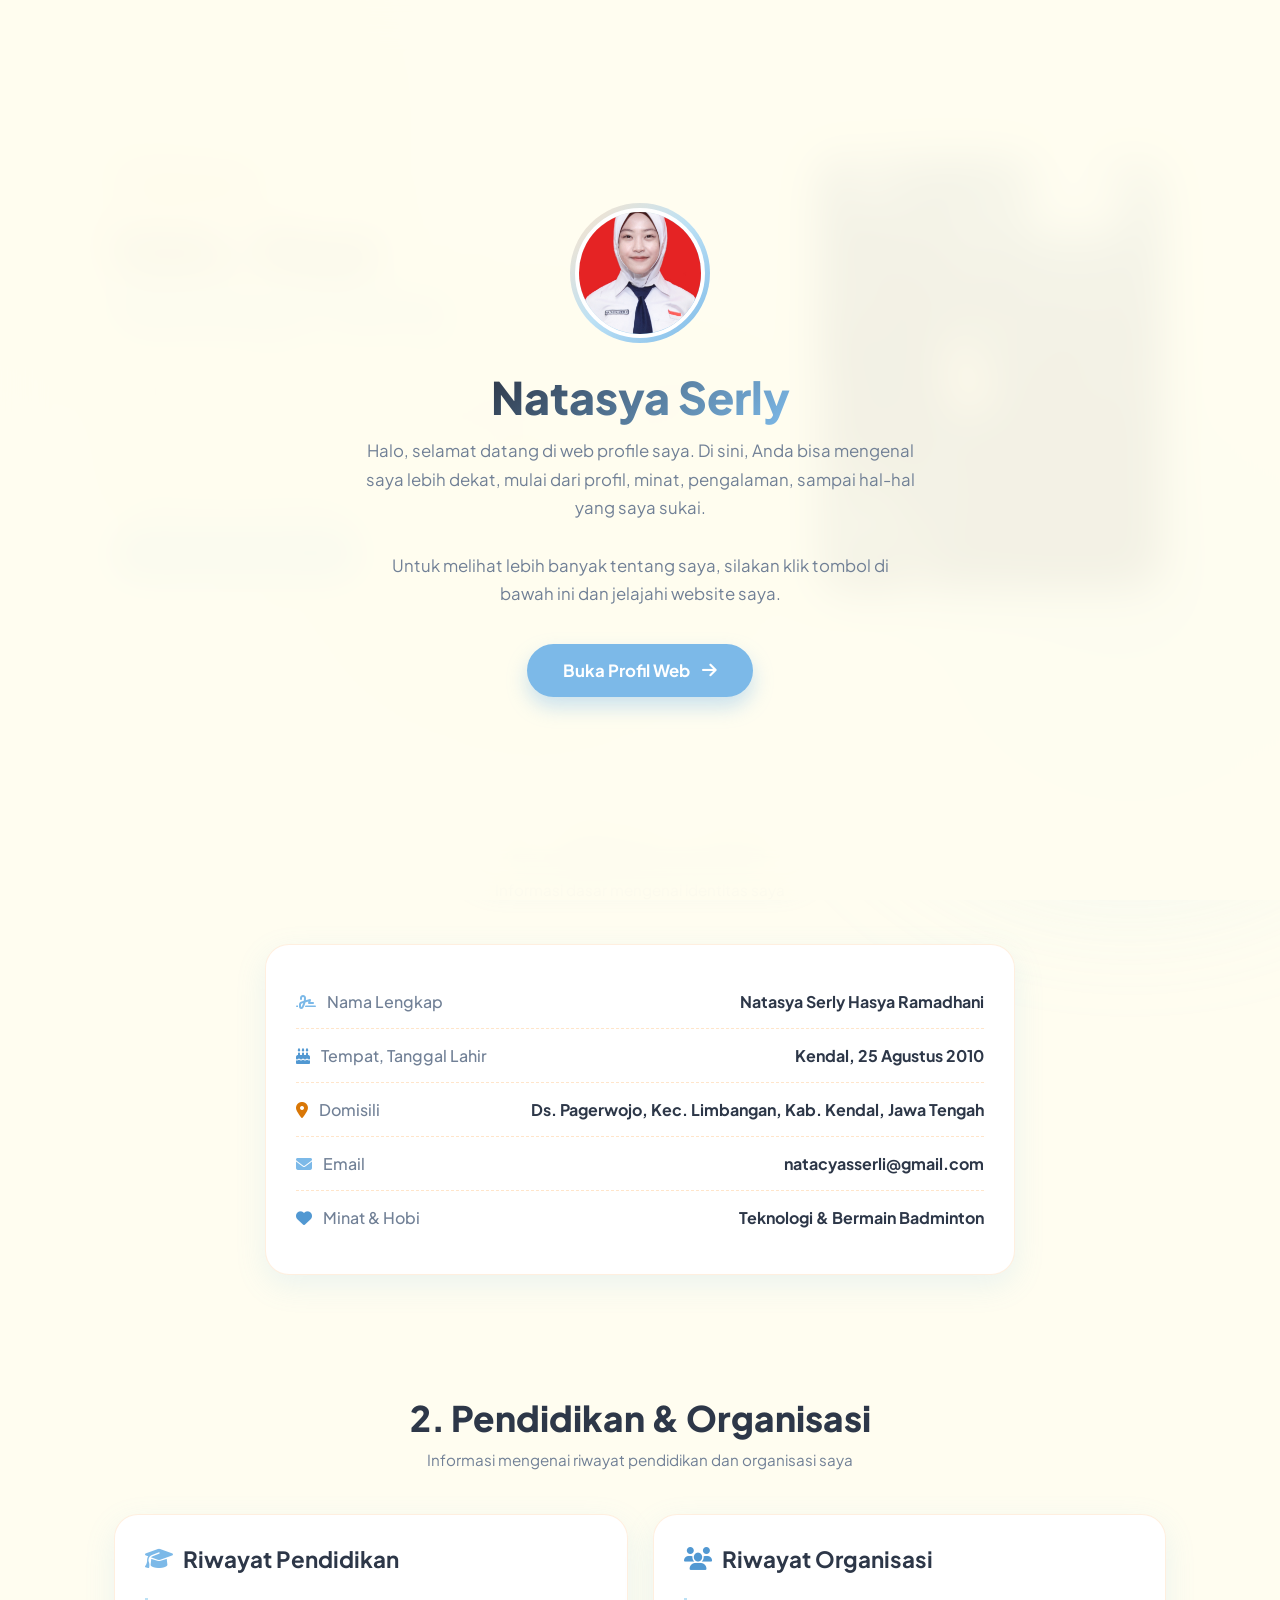
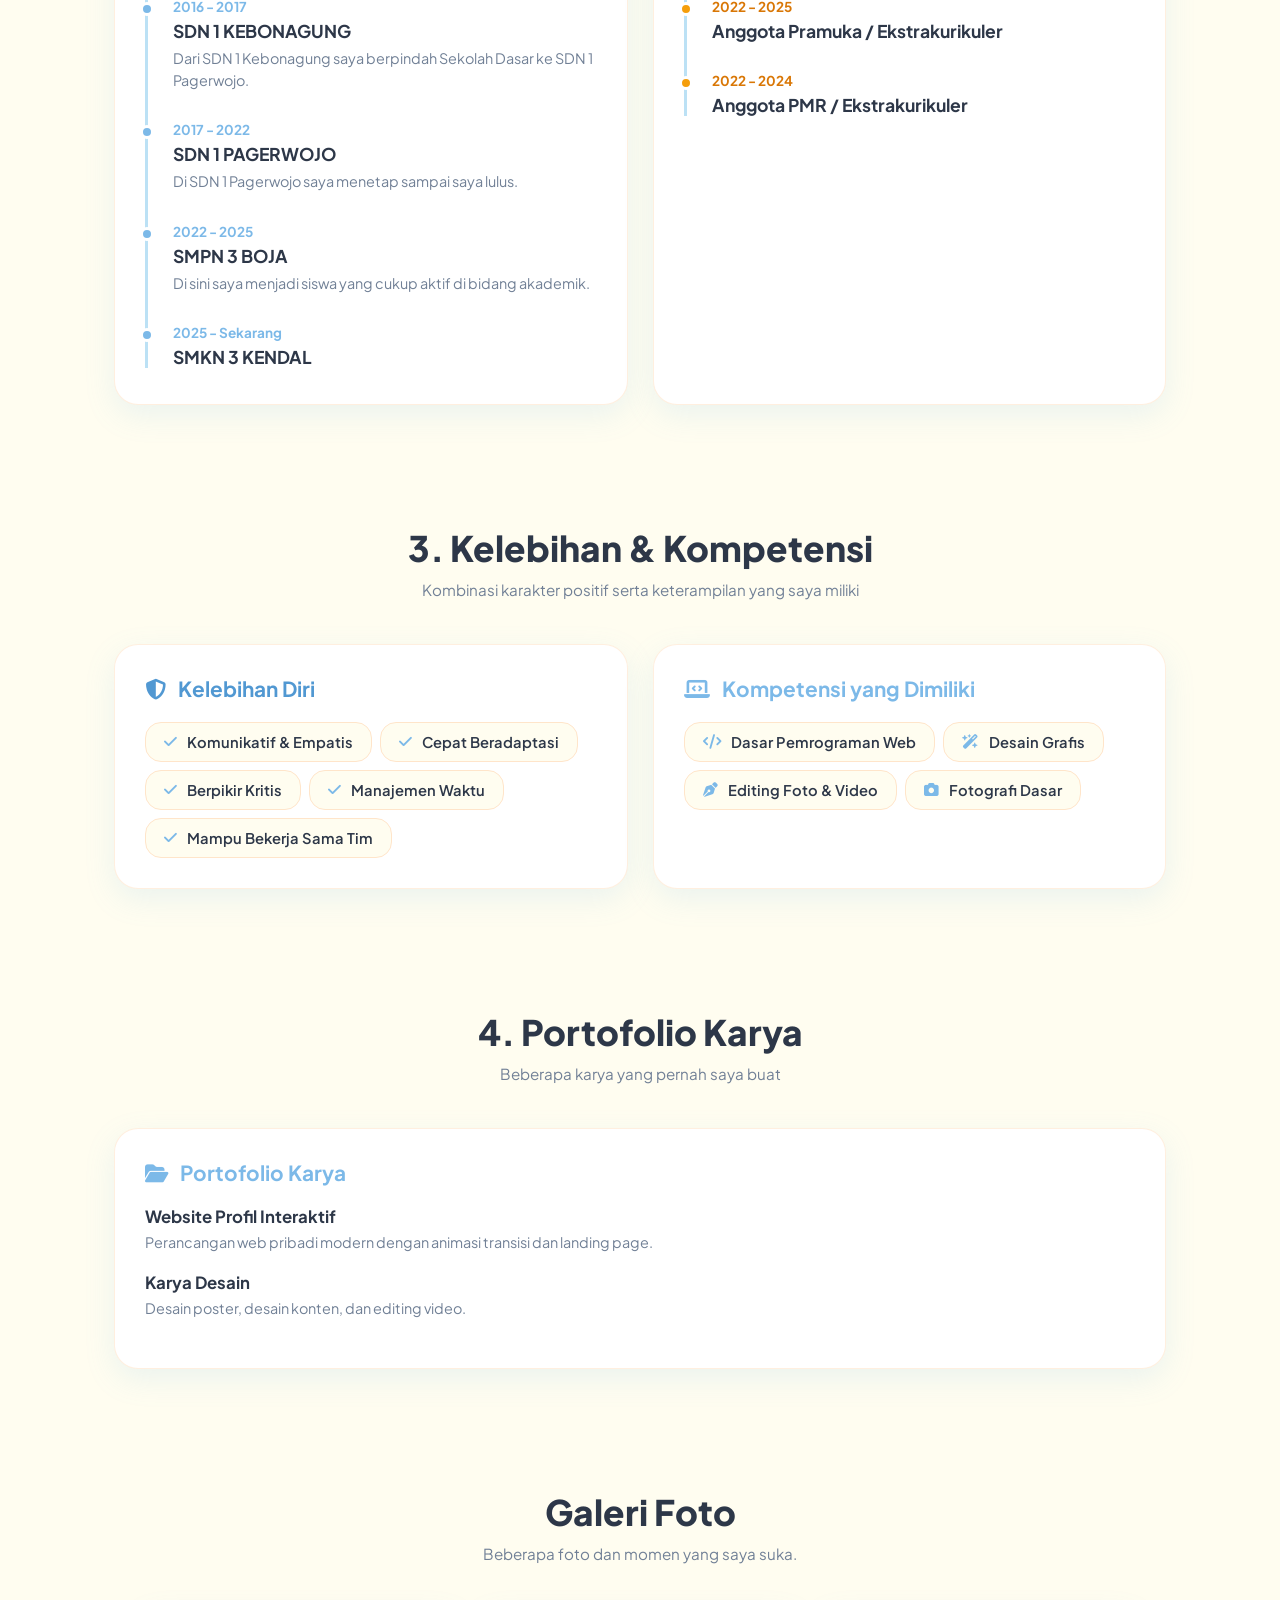
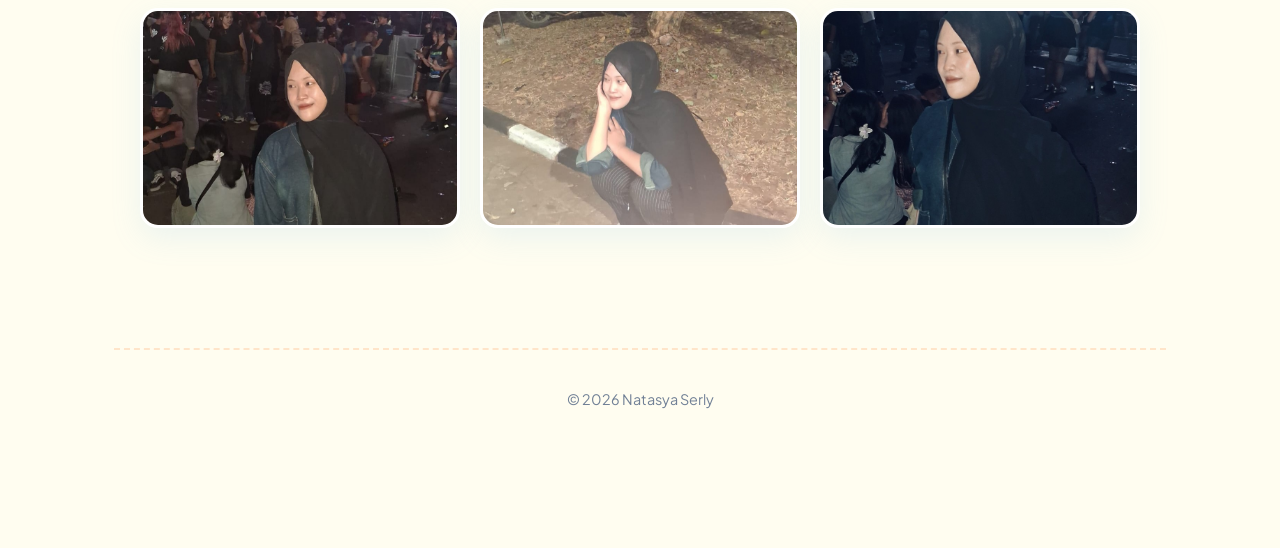
<file: WebProfile_Nat/index.html>
<!DOCTYPE html>
<html lang="id">
<head>
    <meta charset="UTF-8">
    <meta name="viewport" content="width=device-width, initial-scale=1.0">

    <title>Natasya Serly - Website Profile</title>

    <!-- Google Fonts -->
    <link href="https://fonts.googleapis.com/css2?family=Plus+Jakarta+Sans:wght@300;400;500;600;700;800&display=swap" rel="stylesheet">

    <!-- Font Awesome -->
    <link rel="stylesheet" href="https://cdnjs.cloudflare.com/ajax/libs/font-awesome/6.4.0/css/all.min.css">

    <!-- AOS Animation -->
    <link href="https://unpkg.com/aos@2.3.1/dist/aos.css" rel="stylesheet">

    <!-- CSS -->
    <link rel="stylesheet" href="style.css">
</head>

<body>

    <!-- Ambient Background -->
    <div class="ambient-glow glow-1"></div>
    <div class="ambient-glow glow-2"></div>
    <div class="ambient-glow glow-3"></div>


    <!-- ================= SPLASH SCREEN ================= -->
    <div id="splash-screen">

        <div class="splash-avatar-container">
            <div class="splash-avatar-ring">
                <img src="images/images.jpeg"
                     alt="Natasya Serly"
                     class="splash-avatar">
            </div>
        </div>

        <h1 class="splash-title">Natasya Serly</h1>

        <p class="splash-subtitle">
            Halo, selamat datang di web profile saya. Di sini, Anda bisa
            mengenal saya lebih dekat, mulai dari profil, minat, pengalaman,
            sampai hal-hal yang saya sukai.
            <br><br>
            Untuk melihat lebih banyak tentang saya, silakan klik tombol
            di bawah ini dan jelajahi website saya.
        </p>

        <button class="btn-enter" onclick="enterWebsite()">
            <span>Buka Profil Web</span>
            <i class="fa-solid fa-arrow-right"></i>
        </button>

    </div>


    <!-- ================= NAVBAR ================= -->
    <nav class="navbar">

        <a href="javascript:void(0)"
           onclick="resetToSplash()"
           class="nav-item"
           title="Kembali ke Awalan">
            <i class="fa-solid fa-house"></i>
        </a>

        <a href="#deskripsi"
           class="nav-item"
           title="Tentang Saya">
            <i class="fa-solid fa-user"></i>
        </a>

        <a href="#biodata"
           class="nav-item"
           title="Biodata">
            <i class="fa-solid fa-address-card"></i>
        </a>

        <a href="#pendidikan"
           class="nav-item"
           title="Pendidikan & Organisasi">
            <i class="fa-solid fa-graduation-cap"></i>
        </a>

        <a href="#kompetensi"
           class="nav-item"
           title="Keahlian & Kelebihan">
            <i class="fa-solid fa-star"></i>
        </a>

        <a href="#portofolio"
           class="nav-item"
           title="Portofolio">
            <i class="fa-solid fa-trophy"></i>
        </a>

        <a href="#galeri"
           class="nav-item"
           title="Galeri Foto">
            <i class="fa-solid fa-image"></i>
        </a>

    </nav>


    <!-- ================= MAIN CONTAINER ================= -->
    <div class="container">


        <!-- ================= DESKRIPSI ================= -->
        <section class="hero" id="deskripsi">

            <div class="hero-text" data-aos="fade-right">

                <span class="hero-badge">
                    Profil & Portofolio
                </span>

                <h1 class="hero-title">
                    Halo, Saya
                    <br>
                    <span class="gradient-text">
                        Natasya Serly
                    </span>
                </h1>

                <p class="hero-desc">
                    Saya termasuk orang yang lebih banyak diam ketika berada
                    di lingkungan baru, tetapi bisa cukup ramai kalau sudah
                    merasa dekat. Saya suka menghabiskan waktu bersama teman,
                    menonton, dan mendengarkan musik. Selain itu, saya juga
                    tertarik dengan dunia desain, teknologi, dan fotografi.
                    Saya lebih suka menjalani dan menunjukkan diri saya
                    apa adanya.
                </p>

                <a href="#biodata"
                   class="btn-enter btn-small">

                    <span>
                        Lihat Biodata Lengkap
                    </span>

                    <i class="fa-solid fa-arrow-down"></i>

                </a>

            </div>


            <div class="hero-img-box" data-aos="fade-left">

                <img src="images/natasya.jpeg"
                     alt="Natasya Serly">

            </div>

        </section>


        <!-- ================= BIODATA ================= -->
        <section id="biodata">

            <div class="section-title" data-aos="fade-up">

                <h2>
                    1. Biodata Diri
                </h2>

                <p>
                    Informasi dasar mengenai identitas saya
                </p>

            </div>


            <div class="glass-card card-center"
                 data-aos="fade-up">

                <ul class="biodata-list">

                    <li class="biodata-item">

                        <span class="bio-label">
                            <i class="fa-solid fa-signature bio-icon icon-light"></i>
                            Nama Lengkap
                        </span>

                        <span class="bio-value">
                            Natasya Serly Hasya Ramadhani
                        </span>

                    </li>


                    <li class="biodata-item">

                        <span class="bio-label">
                            <i class="fa-solid fa-cake-candles bio-icon icon-blue"></i>
                            Tempat, Tanggal Lahir
                        </span>

                        <span class="bio-value">
                            Kendal, 25 Agustus 2010
                        </span>

                    </li>


                    <li class="biodata-item">

                        <span class="bio-label">
                            <i class="fa-solid fa-location-dot bio-icon icon-dark"></i>
                            Domisili
                        </span>

                        <span class="bio-value">
                            Ds. Pagerwojo, Kec. Limbangan,
                            Kab. Kendal, Jawa Tengah
                        </span>

                    </li>


                    <li class="biodata-item">

                        <span class="bio-label">
                            <i class="fa-solid fa-envelope bio-icon icon-light"></i>
                            Email
                        </span>

                        <span class="bio-value">
                            natacyasserli@gmail.com
                        </span>

                    </li>


                    <li class="biodata-item">

                        <span class="bio-label">
                            <i class="fa-solid fa-heart bio-icon icon-blue"></i>
                            Minat & Hobi
                        </span>

                        <span class="bio-value">
                            Teknologi & Bermain Badminton
                        </span>

                    </li>

                </ul>

            </div>

        </section>


        <!-- ================= PENDIDIKAN ================= -->
        <section id="pendidikan">

            <div class="section-title" data-aos="fade-up">

                <h2>
                    2. Pendidikan & Organisasi
                </h2>

                <p>
                    Informasi mengenai riwayat pendidikan dan organisasi saya
                </p>

            </div>


            <div class="grid-2">


                <!-- RIWAYAT PENDIDIKAN -->
                <div class="glass-card"
                     data-aos="fade-right">

                    <h3 class="card-heading">

                        <i class="fa-solid fa-graduation-cap icon-light"></i>

                        Riwayat Pendidikan

                    </h3>


                    <div class="timeline">


                        <div class="timeline-item">

                            <div class="timeline-dot"></div>

                            <div class="timeline-date">
                                2016 - 2017
                            </div>

                            <div class="timeline-title">
                                SDN 1 KEBONAGUNG
                            </div>

                            <div class="timeline-desc">
                                Dari SDN 1 Kebonagung saya berpindah
                                Sekolah Dasar ke SDN 1 Pagerwojo.
                            </div>

                        </div>


                        <div class="timeline-item">

                            <div class="timeline-dot"></div>

                            <div class="timeline-date">
                                2017 - 2022
                            </div>

                            <div class="timeline-title">
                                SDN 1 PAGERWOJO
                            </div>

                            <div class="timeline-desc">
                                Di SDN 1 Pagerwojo saya menetap
                                sampai saya lulus.
                            </div>

                        </div>


                        <div class="timeline-item">

                            <div class="timeline-dot"></div>

                            <div class="timeline-date">
                                2022 - 2025
                            </div>

                            <div class="timeline-title">
                                SMPN 3 BOJA
                            </div>

                            <div class="timeline-desc">
                                Di sini saya menjadi siswa yang cukup
                                aktif di bidang akademik.
                            </div>

                        </div>


                        <div class="timeline-item">

                            <div class="timeline-dot"></div>

                            <div class="timeline-date">
                                2025 - Sekarang
                            </div>

                            <div class="timeline-title">
                                SMKN 3 KENDAL
                            </div>

                        </div>


                    </div>

                </div>


                <!-- RIWAYAT ORGANISASI -->
                <div class="glass-card"
                     data-aos="fade-left">

                    <h3 class="card-heading">

                        <i class="fa-solid fa-users icon-blue"></i>

                        Riwayat Organisasi

                    </h3>


                    <div class="timeline">


                        <div class="timeline-item">

                            <div class="timeline-dot dot-alt"></div>

                            <div class="timeline-date date-alt">
                                2022 - 2025
                            </div>

                            <div class="timeline-title">
                                Anggota Pramuka / Ekstrakurikuler
                            </div>

                        </div>


                        <div class="timeline-item">

                            <div class="timeline-dot dot-alt"></div>

                            <div class="timeline-date date-alt">
                                2022 - 2024
                            </div>

                            <div class="timeline-title">
                                Anggota PMR / Ekstrakurikuler
                            </div>

                        </div>


                    </div>

                </div>

            </div>

        </section>


        <!-- ================= KOMPETENSI ================= -->
        <section id="kompetensi">

            <div class="section-title"
                 data-aos="fade-up">

                <h2>
                    3. Kelebihan & Kompetensi
                </h2>

                <p>
                    Kombinasi karakter positif serta keterampilan
                    yang saya miliki
                </p>

            </div>


            <div class="grid-2">


                <!-- KELEBIHAN -->
                <div class="glass-card"
                     data-aos="fade-up">

                    <h3 class="sub-heading text-light">

                        <i class="fa-solid fa-shield-halved bio-icon"></i>

                        Kelebihan Diri

                    </h3>


                    <div class="badge-container">

                        <span class="skill-badge">
                            <i class="fa-solid fa-check"></i>
                            Komunikatif & Empatis
                        </span>

                        <span class="skill-badge">
                            <i class="fa-solid fa-check"></i>
                            Cepat Beradaptasi
                        </span>

                        <span class="skill-badge">
                            <i class="fa-solid fa-check"></i>
                            Berpikir Kritis
                        </span>

                        <span class="skill-badge">
                            <i class="fa-solid fa-check"></i>
                            Manajemen Waktu
                        </span>

                        <span class="skill-badge">
                            <i class="fa-solid fa-check"></i>
                            Mampu Bekerja Sama Tim
                        </span>

                    </div>

                </div>


                <!-- KOMPETENSI -->
                <div class="glass-card"
                     data-aos="fade-up">

                    <h3 class="sub-heading text-blue">

                        <i class="fa-solid fa-laptop-code bio-icon"></i>

                        Kompetensi yang Dimiliki

                    </h3>


                    <div class="badge-container">

                        <span class="skill-badge">
                            <i class="fa-solid fa-code"></i>
                            Dasar Pemrograman Web
                        </span>

                        <span class="skill-badge">
                            <i class="fa-solid fa-wand-magic-sparkles"></i>
                            Desain Grafis
                        </span>

                        <span class="skill-badge">
                            <i class="fa-solid fa-pen-nib"></i>
                            Editing Foto & Video
                        </span>

                        <span class="skill-badge">
                            <i class="fa-solid fa-camera"></i>
                            Fotografi Dasar
                        </span>

                    </div>

                </div>

            </div>

        </section>


        <!-- ================= PORTOFOLIO ================= -->
        <section id="portofolio">

            <div class="section-title"
                 data-aos="fade-up">

                <h2>
                    4. Portofolio Karya
                </h2>

                <p>
                    Beberapa karya yang pernah saya buat
                </p>

            </div>


            <div class="glass-card"
                 data-aos="fade-up">

                <h3 class="sub-heading text-blue">

                    <i class="fa-solid fa-folder-open bio-icon"></i>

                    Portofolio Karya

                </h3>


                <div class="item-block">

                    <h4 class="item-title">
                        Website Profil Interaktif
                    </h4>

                    <p class="item-desc">
                        Perancangan web pribadi modern dengan
                        animasi transisi dan landing page.
                    </p>

                </div>


                <div class="item-block">

                    <h4 class="item-title">
                        Karya Desain
                    </h4>

                    <p class="item-desc">
                        Desain poster, desain konten,
                        dan editing video.
                    </p>

                </div>

            </div>

        </section>


        <!-- ================= GALERI FOTO ================= -->
<section id="galeri">

    <div class="section-title" data-aos="fade-up">
        <h2>Galeri Foto</h2>
        <p>Beberapa foto dan momen yang saya suka.</p>
    </div>

    <div style="
        width: 100%;
        max-width: 1000px;
        margin: 0 auto;
        display: grid;
        grid-template-columns: repeat(3, 1fr);
        gap: 20px;
    ">

        <!-- FOTO 1 -->
        <div data-aos="zoom-in" style="
            width: 100%;
            height: 220px;
            overflow: hidden;
            border-radius: 18px;
            border: 3px solid white;
            box-shadow: 0 10px 30px rgba(124,185,232,0.15);
        ">
            <img src="images/natasya2.jpeg"
                 alt="Foto 1"
                 style="
                    width: 100%;
                    height: 100%;
                    object-fit: cover;
                    display: block;
                 ">
        </div>


        <!-- FOTO 2 -->
        <div data-aos="zoom-in" style="
            width: 100%;
            height: 220px;
            overflow: hidden;
            border-radius: 18px;
            border: 3px solid white;
            box-shadow: 0 10px 30px rgba(124,185,232,0.15);
        ">
            <img src="images/natasya3.jpeg"
                 alt="Foto 2"
                 style="
                    width: 100%;
                    height: 100%;
                    object-fit: cover;
                    display: block;
                 ">
        </div>


        <!-- FOTO 3 -->
        <div data-aos="zoom-in" style="
            width: 100%;
            height: 220px;
            overflow: hidden;
            border-radius: 18px;
            border: 3px solid white;
            box-shadow: 0 10px 30px rgba(124,185,232,0.15);
        ">
            <img src="images/nattt.jpeg"
                 alt="Foto 3"
                 style="
                    width: 100%;
                    height: 100%;
                    object-fit: cover;
                    display: block;
                 ">
        </div>

    </div>

</section>

    <!-- ================= FOOTER ================= -->
    <footer>

        <p>
            &copy; 2026 Natasya Serly
        </p>

    </footer>


    <!-- AOS JS -->
    <script src="https://unpkg.com/aos@2.3.1/dist/aos.js"></script>


    <script>

        AOS.init({
            duration: 800,
            once: true
        });


        function enterWebsite() {

            const splash =
                document.getElementById('splash-screen');

            splash.classList.add('hide');

            setTimeout(() => {

                AOS.refresh();

            }, 400);

        }


        function resetToSplash() {

            const splash =
                document.getElementById('splash-screen');

            splash.classList.remove('hide');

            window.scrollTo({
                top: 0,
                behavior: 'smooth'
            });

        }

    </script>

</body>
</html>
</file>
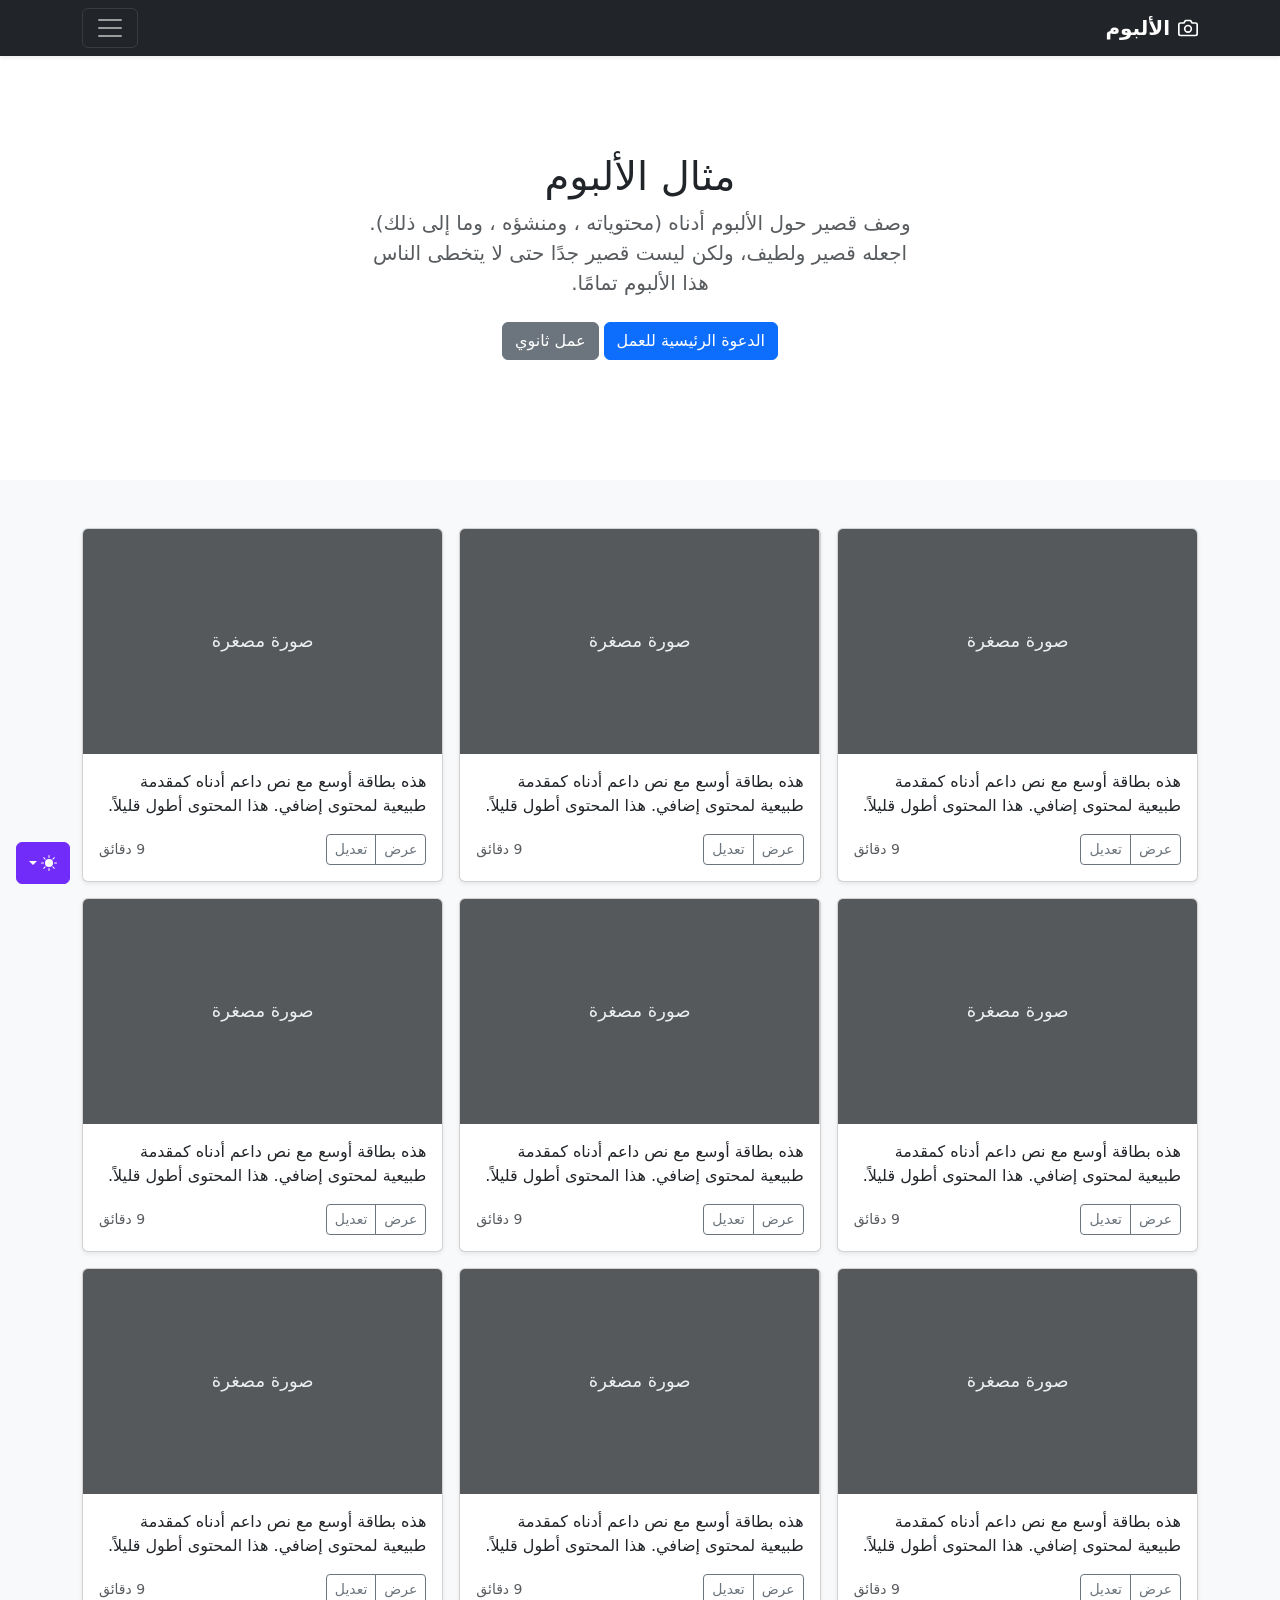
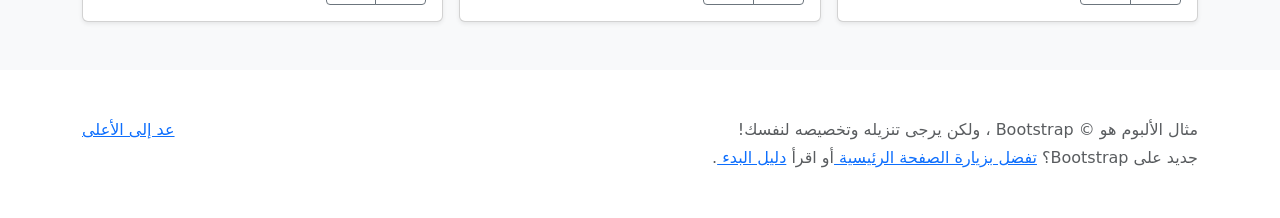
<file: BOOTSTRAP/examples/album-rtl/index.html>
<!doctype html>
<html lang="ar" dir="rtl" data-bs-theme="auto">
  <head>
    <meta charset="utf-8" />
    <meta name="viewport" content="width=device-width, initial-scale=1" />
    <meta name="description" content="" />
    <meta
      name="author"
      content="Mark Otto, Jacob Thornton, and Bootstrap contributors"
    />
    <meta name="generator" content="Astro v5.13.2" />
    <title>مثال الألبوم · Bootstrap v5.3</title>
    <link
      rel="canonical"
      href="https://getbootstrap.com/docs/5.3/examples/album-rtl/"
    />
    <script src="../assets/js/color-modes.js"></script>
    <link href="../assets/dist/css/bootstrap.rtl.min.css" rel="stylesheet" />
    <meta name="theme-color" content="#712cf9" />
    <style>
      .bd-placeholder-img {
        font-size: 1.125rem;
        text-anchor: middle;
        -webkit-user-select: none;
        -moz-user-select: none;
        user-select: none;
      }
      @media (min-width: 768px) {
        .bd-placeholder-img-lg {
          font-size: 3.5rem;
        }
      }
      .b-example-divider {
        width: 100%;
        height: 3rem;
        background-color: #0000001a;
        border: solid rgba(0, 0, 0, 0.15);
        border-width: 1px 0;
        box-shadow:
          inset 0 0.5em 1.5em #0000001a,
          inset 0 0.125em 0.5em #00000026;
      }
      .b-example-vr {
        flex-shrink: 0;
        width: 1.5rem;
        height: 100vh;
      }
      .bi {
        vertical-align: -0.125em;
        fill: currentColor;
      }
      .nav-scroller {
        position: relative;
        z-index: 2;
        height: 2.75rem;
        overflow-y: hidden;
      }
      .nav-scroller .nav {
        display: flex;
        flex-wrap: nowrap;
        padding-bottom: 1rem;
        margin-top: -1px;
        overflow-x: auto;
        text-align: center;
        white-space: nowrap;
        -webkit-overflow-scrolling: touch;
      }
      .btn-bd-primary {
        --bd-violet-bg: #712cf9;
        --bd-violet-rgb: 112.520718, 44.062154, 249.437846;
        --bs-btn-font-weight: 600;
        --bs-btn-color: var(--bs-white);
        --bs-btn-bg: var(--bd-violet-bg);
        --bs-btn-border-color: var(--bd-violet-bg);
        --bs-btn-hover-color: var(--bs-white);
        --bs-btn-hover-bg: #6528e0;
        --bs-btn-hover-border-color: #6528e0;
        --bs-btn-focus-shadow-rgb: var(--bd-violet-rgb);
        --bs-btn-active-color: var(--bs-btn-hover-color);
        --bs-btn-active-bg: #5a23c8;
        --bs-btn-active-border-color: #5a23c8;
      }
      .bd-mode-toggle {
        z-index: 1500;
      }
      .bd-mode-toggle .bi {
        width: 1em;
        height: 1em;
      }
      .bd-mode-toggle .dropdown-menu .active .bi {
        display: block !important;
      }
    </style>
  </head>
  <body>
    <svg xmlns="http://www.w3.org/2000/svg" class="d-none">
      <symbol id="check2" viewBox="0 0 16 16">
        <path
          d="M13.854 3.646a.5.5 0 0 1 0 .708l-7 7a.5.5 0 0 1-.708 0l-3.5-3.5a.5.5 0 1 1 .708-.708L6.5 10.293l6.646-6.647a.5.5 0 0 1 .708 0z"
        ></path>
      </symbol>
      <symbol id="circle-half" viewBox="0 0 16 16">
        <path
          d="M8 15A7 7 0 1 0 8 1v14zm0 1A8 8 0 1 1 8 0a8 8 0 0 1 0 16z"
        ></path>
      </symbol>
      <symbol id="moon-stars-fill" viewBox="0 0 16 16">
        <path
          d="M6 .278a.768.768 0 0 1 .08.858 7.208 7.208 0 0 0-.878 3.46c0 4.021 3.278 7.277 7.318 7.277.527 0 1.04-.055 1.533-.16a.787.787 0 0 1 .81.316.733.733 0 0 1-.031.893A8.349 8.349 0 0 1 8.344 16C3.734 16 0 12.286 0 7.71 0 4.266 2.114 1.312 5.124.06A.752.752 0 0 1 6 .278z"
        ></path>
        <path
          d="M10.794 3.148a.217.217 0 0 1 .412 0l.387 1.162c.173.518.579.924 1.097 1.097l1.162.387a.217.217 0 0 1 0 .412l-1.162.387a1.734 1.734 0 0 0-1.097 1.097l-.387 1.162a.217.217 0 0 1-.412 0l-.387-1.162A1.734 1.734 0 0 0 9.31 6.593l-1.162-.387a.217.217 0 0 1 0-.412l1.162-.387a1.734 1.734 0 0 0 1.097-1.097l.387-1.162zM13.863.099a.145.145 0 0 1 .274 0l.258.774c.115.346.386.617.732.732l.774.258a.145.145 0 0 1 0 .274l-.774.258a1.156 1.156 0 0 0-.732.732l-.258.774a.145.145 0 0 1-.274 0l-.258-.774a1.156 1.156 0 0 0-.732-.732l-.774-.258a.145.145 0 0 1 0-.274l.774-.258c.346-.115.617-.386.732-.732L13.863.1z"
        ></path>
      </symbol>
      <symbol id="sun-fill" viewBox="0 0 16 16">
        <path
          d="M8 12a4 4 0 1 0 0-8 4 4 0 0 0 0 8zM8 0a.5.5 0 0 1 .5.5v2a.5.5 0 0 1-1 0v-2A.5.5 0 0 1 8 0zm0 13a.5.5 0 0 1 .5.5v2a.5.5 0 0 1-1 0v-2A.5.5 0 0 1 8 13zm8-5a.5.5 0 0 1-.5.5h-2a.5.5 0 0 1 0-1h2a.5.5 0 0 1 .5.5zM3 8a.5.5 0 0 1-.5.5h-2a.5.5 0 0 1 0-1h2A.5.5 0 0 1 3 8zm10.657-5.657a.5.5 0 0 1 0 .707l-1.414 1.415a.5.5 0 1 1-.707-.708l1.414-1.414a.5.5 0 0 1 .707 0zm-9.193 9.193a.5.5 0 0 1 0 .707L3.05 13.657a.5.5 0 0 1-.707-.707l1.414-1.414a.5.5 0 0 1 .707 0zm9.193 2.121a.5.5 0 0 1-.707 0l-1.414-1.414a.5.5 0 0 1 .707-.707l1.414 1.414a.5.5 0 0 1 0 .707zM4.464 4.465a.5.5 0 0 1-.707 0L2.343 3.05a.5.5 0 1 1 .707-.707l1.414 1.414a.5.5 0 0 1 0 .708z"
        ></path>
      </symbol>
    </svg>
    <div
      class="dropdown position-fixed bottom-0 end-0 mb-3 me-3 bd-mode-toggle"
    >
      <button
        class="btn btn-bd-primary py-2 dropdown-toggle d-flex align-items-center"
        id="bd-theme"
        type="button"
        aria-expanded="false"
        data-bs-toggle="dropdown"
        aria-label="Toggle theme (auto)"
      >
        <svg class="bi my-1 theme-icon-active" aria-hidden="true">
          <use href="#circle-half"></use>
        </svg>
        <span class="visually-hidden" id="bd-theme-text">Toggle theme</span>
      </button>
      <ul
        class="dropdown-menu dropdown-menu-end shadow"
        aria-labelledby="bd-theme-text"
      >
        <li>
          <button
            type="button"
            class="dropdown-item d-flex align-items-center"
            data-bs-theme-value="light"
            aria-pressed="false"
          >
            <svg class="bi me-2 opacity-50" aria-hidden="true">
              <use href="#sun-fill"></use>
            </svg>
            Light
            <svg class="bi ms-auto d-none" aria-hidden="true">
              <use href="#check2"></use>
            </svg>
          </button>
        </li>
        <li>
          <button
            type="button"
            class="dropdown-item d-flex align-items-center"
            data-bs-theme-value="dark"
            aria-pressed="false"
          >
            <svg class="bi me-2 opacity-50" aria-hidden="true">
              <use href="#moon-stars-fill"></use>
            </svg>
            Dark
            <svg class="bi ms-auto d-none" aria-hidden="true">
              <use href="#check2"></use>
            </svg>
          </button>
        </li>
        <li>
          <button
            type="button"
            class="dropdown-item d-flex align-items-center active"
            data-bs-theme-value="auto"
            aria-pressed="true"
          >
            <svg class="bi me-2 opacity-50" aria-hidden="true">
              <use href="#circle-half"></use>
            </svg>
            Auto
            <svg class="bi ms-auto d-none" aria-hidden="true">
              <use href="#check2"></use>
            </svg>
          </button>
        </li>
      </ul>
    </div>
    <header data-bs-theme="dark">
      <div class="collapse text-bg-dark" id="navbarHeader">
        <div class="container">
          <div class="row">
            <div class="col-sm-8 col-md-7 py-4">
              <h4>حول</h4>
              <p class="text-body-secondary">
                أضف بعض المعلومات حول الألبوم، المؤلف، أو أي سياق خلفية آخر.
                اجعلها بضع جمل حتى يتمكن الزوار من التقاط بعض التلميحات المفيدة.
                ثم اربطها ببعض مواقع التواصل الاجتماعي أو معلومات الاتصال.
              </p>
            </div>
            <div class="col-sm-4 offset-md-1 py-4">
              <h4>تواصل معي</h4>
              <ul class="list-unstyled">
                <li><a href="#" class="text-white">تابعني على تويتر</a></li>
                <li>
                  <a href="#" class="text-white">شاركني الإعجاب في فيسبوك</a>
                </li>
                <li>
                  <a href="#" class="text-white"
                    >راسلني على البريد الإلكتروني</a
                  >
                </li>
              </ul>
            </div>
          </div>
        </div>
      </div>
      <div class="navbar navbar-dark bg-dark shadow-sm">
        <div class="container">
          <a href="#" class="navbar-brand d-flex align-items-center">
            <svg
              xmlns="http://www.w3.org/2000/svg"
              width="20"
              height="20"
              fill="none"
              stroke="currentColor"
              stroke-linecap="round"
              stroke-linejoin="round"
              stroke-width="2"
              aria-hidden="true"
              class="me-2"
              viewBox="0 0 24 24"
            >
              <path
                d="M23 19a2 2 0 0 1-2 2H3a2 2 0 0 1-2-2V8a2 2 0 0 1 2-2h4l2-3h6l2 3h4a2 2 0 0 1 2 2z"
              ></path>
              <circle cx="12" cy="13" r="4"></circle>
            </svg>
            <strong>الألبوم</strong>
          </a>
          <button
            class="navbar-toggler"
            type="button"
            data-bs-toggle="collapse"
            data-bs-target="#navbarHeader"
            aria-controls="navbarHeader"
            aria-expanded="false"
            aria-label="تبديل التنقل"
          >
            <span class="navbar-toggler-icon"></span>
          </button>
        </div>
      </div>
    </header>
    <main>
      <section class="py-5 text-center container">
        <div class="row py-lg-5">
          <div class="col-lg-6 col-md-8 mx-auto">
            <h1 class="fw-light">مثال الألبوم</h1>
            <p class="lead text-body-secondary">
              وصف قصير حول الألبوم أدناه (محتوياته ، ومنشؤه ، وما إلى ذلك).
              اجعله قصير ولطيف، ولكن ليست قصير جدًا حتى لا يتخطى الناس هذا
              الألبوم تمامًا.
            </p>
            <p>
              <a href="#" class="btn btn-primary my-2">الدعوة الرئيسية للعمل</a>
              <a href="#" class="btn btn-secondary my-2">عمل ثانوي</a>
            </p>
          </div>
        </div>
      </section>
      <div class="album py-5 bg-body-tertiary">
        <div class="container">
          <div class="row row-cols-1 row-cols-sm-2 row-cols-md-3 g-3">
            <div class="col">
              <div class="card shadow-sm">
                <svg
                  aria-label="Placeholder: صورة مصغرة"
                  class="bd-placeholder-img card-img-top"
                  height="225"
                  preserveAspectRatio="xMidYMid slice"
                  role="img"
                  width="100%"
                  xmlns="http://www.w3.org/2000/svg"
                >
                  <title>Placeholder</title>
                  <rect width="100%" height="100%" fill="#55595c"></rect>
                  <text x="50%" y="50%" fill="#eceeef" dy=".3em">
                    صورة مصغرة
                  </text>
                </svg>
                <div class="card-body">
                  <p class="card-text">
                    هذه بطاقة أوسع مع نص داعم أدناه كمقدمة طبيعية لمحتوى إضافي.
                    هذا المحتوى أطول قليلاً.
                  </p>
                  <div
                    class="d-flex justify-content-between align-items-center"
                  >
                    <div class="btn-group">
                      <button
                        type="button"
                        class="btn btn-sm btn-outline-secondary"
                      >
                        عرض
                      </button>
                      <button
                        type="button"
                        class="btn btn-sm btn-outline-secondary"
                      >
                        تعديل
                      </button>
                    </div>
                    <small class="text-body-secondary">9 دقائق</small>
                  </div>
                </div>
              </div>
            </div>
            <div class="col">
              <div class="card shadow-sm">
                <svg
                  aria-label="Placeholder: صورة مصغرة"
                  class="bd-placeholder-img card-img-top"
                  height="225"
                  preserveAspectRatio="xMidYMid slice"
                  role="img"
                  width="100%"
                  xmlns="http://www.w3.org/2000/svg"
                >
                  <title>Placeholder</title>
                  <rect width="100%" height="100%" fill="#55595c"></rect>
                  <text x="50%" y="50%" fill="#eceeef" dy=".3em">
                    صورة مصغرة
                  </text>
                </svg>
                <div class="card-body">
                  <p class="card-text">
                    هذه بطاقة أوسع مع نص داعم أدناه كمقدمة طبيعية لمحتوى إضافي.
                    هذا المحتوى أطول قليلاً.
                  </p>
                  <div
                    class="d-flex justify-content-between align-items-center"
                  >
                    <div class="btn-group">
                      <button
                        type="button"
                        class="btn btn-sm btn-outline-secondary"
                      >
                        عرض
                      </button>
                      <button
                        type="button"
                        class="btn btn-sm btn-outline-secondary"
                      >
                        تعديل
                      </button>
                    </div>
                    <small class="text-body-secondary">9 دقائق</small>
                  </div>
                </div>
              </div>
            </div>
            <div class="col">
              <div class="card shadow-sm">
                <svg
                  aria-label="Placeholder: صورة مصغرة"
                  class="bd-placeholder-img card-img-top"
                  height="225"
                  preserveAspectRatio="xMidYMid slice"
                  role="img"
                  width="100%"
                  xmlns="http://www.w3.org/2000/svg"
                >
                  <title>Placeholder</title>
                  <rect width="100%" height="100%" fill="#55595c"></rect>
                  <text x="50%" y="50%" fill="#eceeef" dy=".3em">
                    صورة مصغرة
                  </text>
                </svg>
                <div class="card-body">
                  <p class="card-text">
                    هذه بطاقة أوسع مع نص داعم أدناه كمقدمة طبيعية لمحتوى إضافي.
                    هذا المحتوى أطول قليلاً.
                  </p>
                  <div
                    class="d-flex justify-content-between align-items-center"
                  >
                    <div class="btn-group">
                      <button
                        type="button"
                        class="btn btn-sm btn-outline-secondary"
                      >
                        عرض
                      </button>
                      <button
                        type="button"
                        class="btn btn-sm btn-outline-secondary"
                      >
                        تعديل
                      </button>
                    </div>
                    <small class="text-body-secondary">9 دقائق</small>
                  </div>
                </div>
              </div>
            </div>
            <div class="col">
              <div class="card shadow-sm">
                <svg
                  aria-label="Placeholder: صورة مصغرة"
                  class="bd-placeholder-img card-img-top"
                  height="225"
                  preserveAspectRatio="xMidYMid slice"
                  role="img"
                  width="100%"
                  xmlns="http://www.w3.org/2000/svg"
                >
                  <title>Placeholder</title>
                  <rect width="100%" height="100%" fill="#55595c"></rect>
                  <text x="50%" y="50%" fill="#eceeef" dy=".3em">
                    صورة مصغرة
                  </text>
                </svg>
                <div class="card-body">
                  <p class="card-text">
                    هذه بطاقة أوسع مع نص داعم أدناه كمقدمة طبيعية لمحتوى إضافي.
                    هذا المحتوى أطول قليلاً.
                  </p>
                  <div
                    class="d-flex justify-content-between align-items-center"
                  >
                    <div class="btn-group">
                      <button
                        type="button"
                        class="btn btn-sm btn-outline-secondary"
                      >
                        عرض
                      </button>
                      <button
                        type="button"
                        class="btn btn-sm btn-outline-secondary"
                      >
                        تعديل
                      </button>
                    </div>
                    <small class="text-body-secondary">9 دقائق</small>
                  </div>
                </div>
              </div>
            </div>
            <div class="col">
              <div class="card shadow-sm">
                <svg
                  aria-label="Placeholder: صورة مصغرة"
                  class="bd-placeholder-img card-img-top"
                  height="225"
                  preserveAspectRatio="xMidYMid slice"
                  role="img"
                  width="100%"
                  xmlns="http://www.w3.org/2000/svg"
                >
                  <title>Placeholder</title>
                  <rect width="100%" height="100%" fill="#55595c"></rect>
                  <text x="50%" y="50%" fill="#eceeef" dy=".3em">
                    صورة مصغرة
                  </text>
                </svg>
                <div class="card-body">
                  <p class="card-text">
                    هذه بطاقة أوسع مع نص داعم أدناه كمقدمة طبيعية لمحتوى إضافي.
                    هذا المحتوى أطول قليلاً.
                  </p>
                  <div
                    class="d-flex justify-content-between align-items-center"
                  >
                    <div class="btn-group">
                      <button
                        type="button"
                        class="btn btn-sm btn-outline-secondary"
                      >
                        عرض
                      </button>
                      <button
                        type="button"
                        class="btn btn-sm btn-outline-secondary"
                      >
                        تعديل
                      </button>
                    </div>
                    <small class="text-body-secondary">9 دقائق</small>
                  </div>
                </div>
              </div>
            </div>
            <div class="col">
              <div class="card shadow-sm">
                <svg
                  aria-label="Placeholder: صورة مصغرة"
                  class="bd-placeholder-img card-img-top"
                  height="225"
                  preserveAspectRatio="xMidYMid slice"
                  role="img"
                  width="100%"
                  xmlns="http://www.w3.org/2000/svg"
                >
                  <title>Placeholder</title>
                  <rect width="100%" height="100%" fill="#55595c"></rect>
                  <text x="50%" y="50%" fill="#eceeef" dy=".3em">
                    صورة مصغرة
                  </text>
                </svg>
                <div class="card-body">
                  <p class="card-text">
                    هذه بطاقة أوسع مع نص داعم أدناه كمقدمة طبيعية لمحتوى إضافي.
                    هذا المحتوى أطول قليلاً.
                  </p>
                  <div
                    class="d-flex justify-content-between align-items-center"
                  >
                    <div class="btn-group">
                      <button
                        type="button"
                        class="btn btn-sm btn-outline-secondary"
                      >
                        عرض
                      </button>
                      <button
                        type="button"
                        class="btn btn-sm btn-outline-secondary"
                      >
                        تعديل
                      </button>
                    </div>
                    <small class="text-body-secondary">9 دقائق</small>
                  </div>
                </div>
              </div>
            </div>
            <div class="col">
              <div class="card shadow-sm">
                <svg
                  aria-label="Placeholder: صورة مصغرة"
                  class="bd-placeholder-img card-img-top"
                  height="225"
                  preserveAspectRatio="xMidYMid slice"
                  role="img"
                  width="100%"
                  xmlns="http://www.w3.org/2000/svg"
                >
                  <title>Placeholder</title>
                  <rect width="100%" height="100%" fill="#55595c"></rect>
                  <text x="50%" y="50%" fill="#eceeef" dy=".3em">
                    صورة مصغرة
                  </text>
                </svg>
                <div class="card-body">
                  <p class="card-text">
                    هذه بطاقة أوسع مع نص داعم أدناه كمقدمة طبيعية لمحتوى إضافي.
                    هذا المحتوى أطول قليلاً.
                  </p>
                  <div
                    class="d-flex justify-content-between align-items-center"
                  >
                    <div class="btn-group">
                      <button
                        type="button"
                        class="btn btn-sm btn-outline-secondary"
                      >
                        عرض
                      </button>
                      <button
                        type="button"
                        class="btn btn-sm btn-outline-secondary"
                      >
                        تعديل
                      </button>
                    </div>
                    <small class="text-body-secondary">9 دقائق</small>
                  </div>
                </div>
              </div>
            </div>
            <div class="col">
              <div class="card shadow-sm">
                <svg
                  aria-label="Placeholder: صورة مصغرة"
                  class="bd-placeholder-img card-img-top"
                  height="225"
                  preserveAspectRatio="xMidYMid slice"
                  role="img"
                  width="100%"
                  xmlns="http://www.w3.org/2000/svg"
                >
                  <title>Placeholder</title>
                  <rect width="100%" height="100%" fill="#55595c"></rect>
                  <text x="50%" y="50%" fill="#eceeef" dy=".3em">
                    صورة مصغرة
                  </text>
                </svg>
                <div class="card-body">
                  <p class="card-text">
                    هذه بطاقة أوسع مع نص داعم أدناه كمقدمة طبيعية لمحتوى إضافي.
                    هذا المحتوى أطول قليلاً.
                  </p>
                  <div
                    class="d-flex justify-content-between align-items-center"
                  >
                    <div class="btn-group">
                      <button
                        type="button"
                        class="btn btn-sm btn-outline-secondary"
                      >
                        عرض
                      </button>
                      <button
                        type="button"
                        class="btn btn-sm btn-outline-secondary"
                      >
                        تعديل
                      </button>
                    </div>
                    <small class="text-body-secondary">9 دقائق</small>
                  </div>
                </div>
              </div>
            </div>
            <div class="col">
              <div class="card shadow-sm">
                <svg
                  aria-label="Placeholder: صورة مصغرة"
                  class="bd-placeholder-img card-img-top"
                  height="225"
                  preserveAspectRatio="xMidYMid slice"
                  role="img"
                  width="100%"
                  xmlns="http://www.w3.org/2000/svg"
                >
                  <title>Placeholder</title>
                  <rect width="100%" height="100%" fill="#55595c"></rect>
                  <text x="50%" y="50%" fill="#eceeef" dy=".3em">
                    صورة مصغرة
                  </text>
                </svg>
                <div class="card-body">
                  <p class="card-text">
                    هذه بطاقة أوسع مع نص داعم أدناه كمقدمة طبيعية لمحتوى إضافي.
                    هذا المحتوى أطول قليلاً.
                  </p>
                  <div
                    class="d-flex justify-content-between align-items-center"
                  >
                    <div class="btn-group">
                      <button
                        type="button"
                        class="btn btn-sm btn-outline-secondary"
                      >
                        عرض
                      </button>
                      <button
                        type="button"
                        class="btn btn-sm btn-outline-secondary"
                      >
                        تعديل
                      </button>
                    </div>
                    <small class="text-body-secondary">9 دقائق</small>
                  </div>
                </div>
              </div>
            </div>
          </div>
        </div>
      </div>
    </main>
    <footer class="text-body-secondary py-5">
      <div class="container">
        <p class="float-end mb-1"><a href="#">عد إلى الأعلى</a></p>
        <p class="mb-1">
          مثال الألبوم هو © Bootstrap ، ولكن يرجى تنزيله وتخصيصه لنفسك!
        </p>
        <p class="mb-0">
          جديد على Bootstrap؟ <a href="/"> تفضل بزيارة الصفحة الرئيسية </a> أو
          اقرأ <a href="../getting-started/introduction"> دليل البدء </a>.
        </p>
      </div>
    </footer>
    <script
      src="../assets/dist/js/bootstrap.bundle.min.js"
      class="astro-vvvwv3sm"
    ></script>
  </body>
</html>
</file>
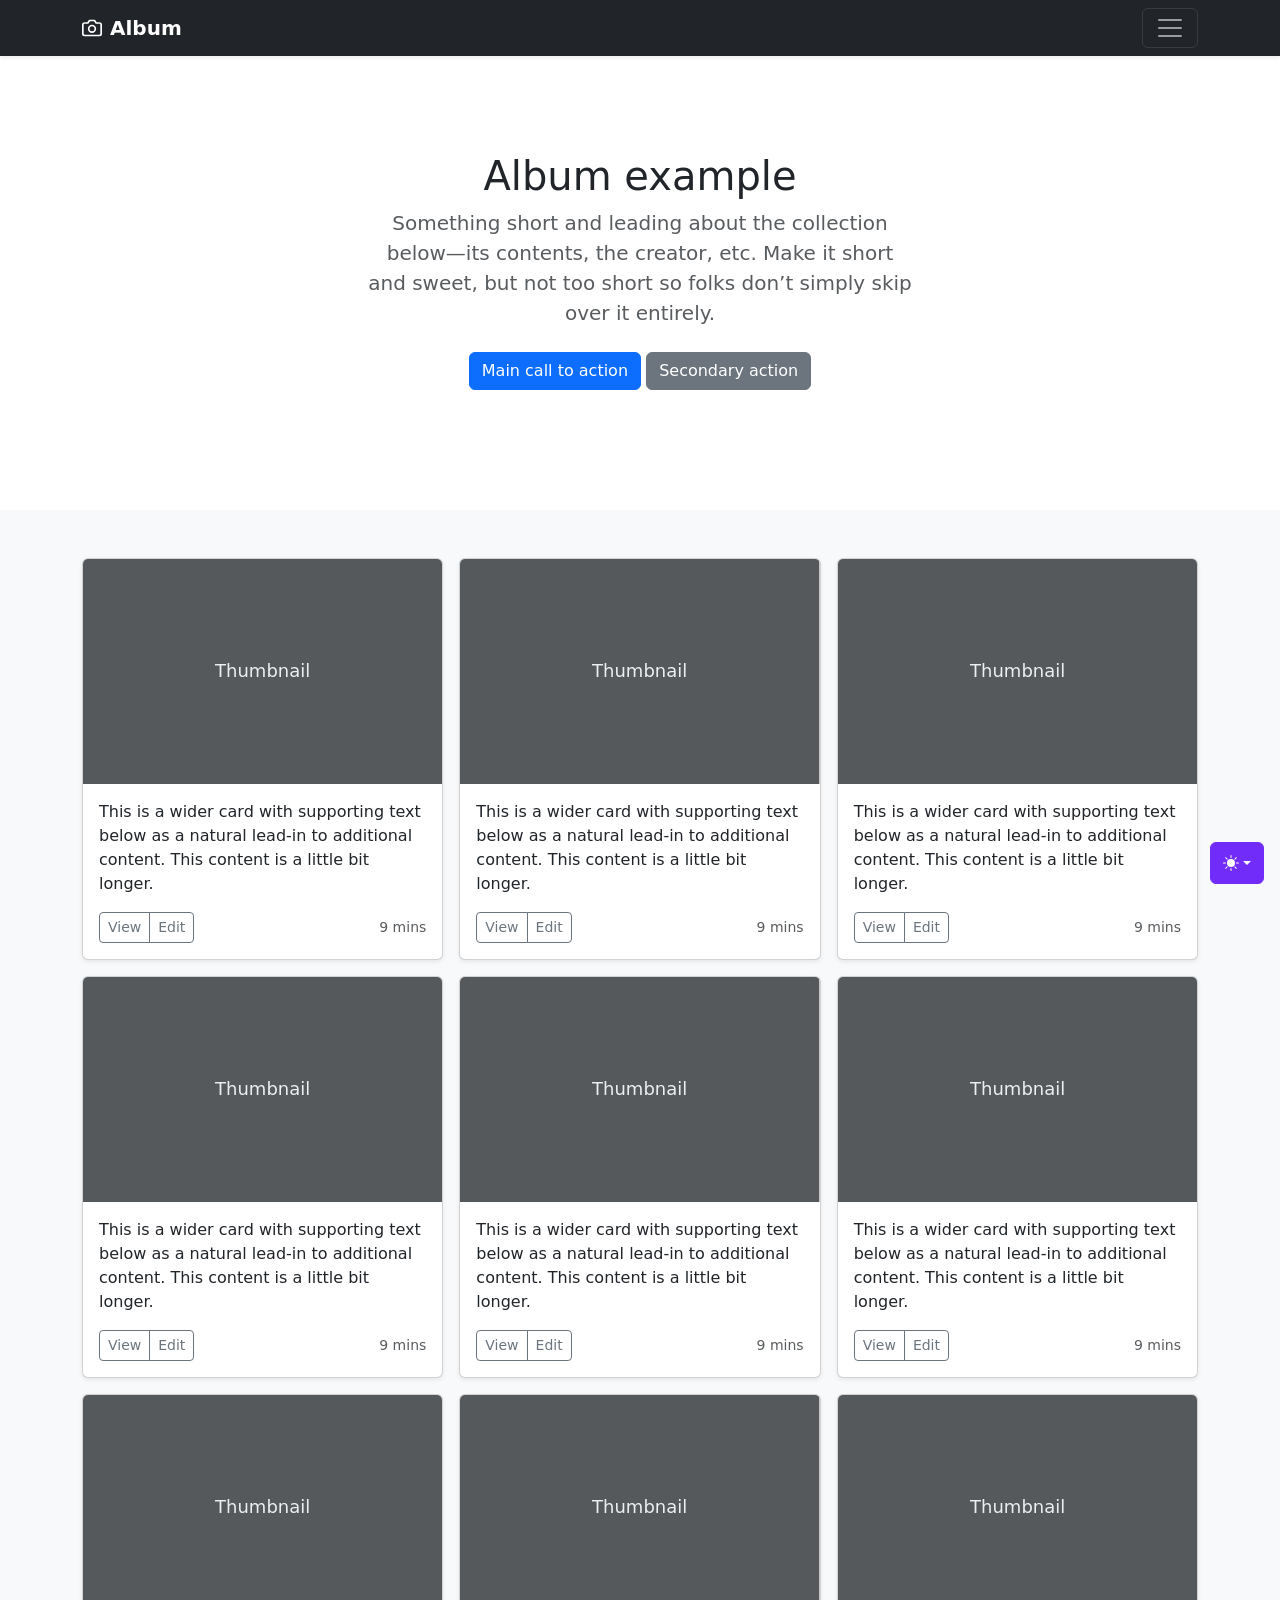
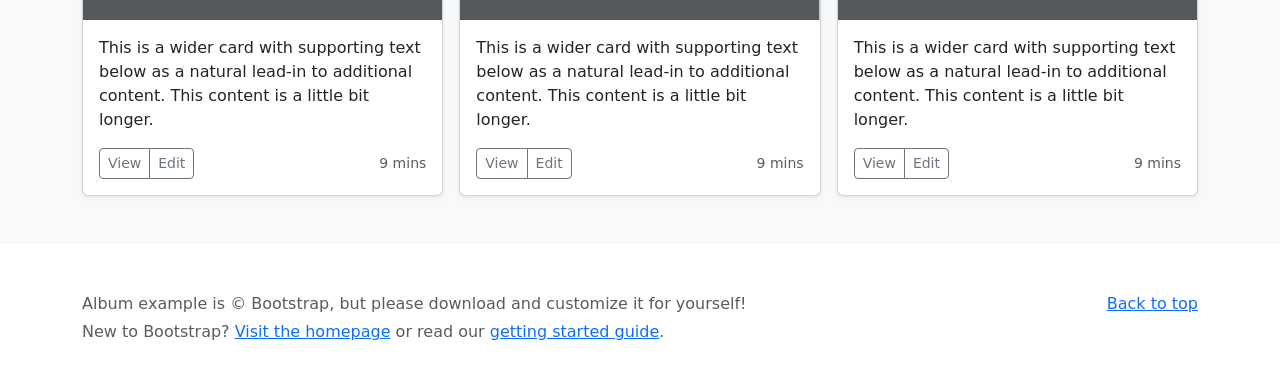
<file: BOOTSTRAP/examples/album/index.html>
<!doctype html>
<html lang="en" data-bs-theme="auto">
  <head>
    <meta charset="utf-8" />
    <meta name="viewport" content="width=device-width, initial-scale=1" />
    <meta name="description" content="" />
    <meta
      name="author"
      content="Mark Otto, Jacob Thornton, and Bootstrap contributors"
    />
    <meta name="generator" content="Astro v5.13.2" />
    <title>Album example · Bootstrap v5.3</title>
    <link
      rel="canonical"
      href="https://getbootstrap.com/docs/5.3/examples/album/"
    />
    <script src="../assets/js/color-modes.js"></script>
    <link href="../assets/dist/css/bootstrap.min.css" rel="stylesheet" />
    <meta name="theme-color" content="#712cf9" />
    <style>
      .bd-placeholder-img {
        font-size: 1.125rem;
        text-anchor: middle;
        -webkit-user-select: none;
        -moz-user-select: none;
        user-select: none;
      }
      @media (min-width: 768px) {
        .bd-placeholder-img-lg {
          font-size: 3.5rem;
        }
      }
      .b-example-divider {
        width: 100%;
        height: 3rem;
        background-color: #0000001a;
        border: solid rgba(0, 0, 0, 0.15);
        border-width: 1px 0;
        box-shadow:
          inset 0 0.5em 1.5em #0000001a,
          inset 0 0.125em 0.5em #00000026;
      }
      .b-example-vr {
        flex-shrink: 0;
        width: 1.5rem;
        height: 100vh;
      }
      .bi {
        vertical-align: -0.125em;
        fill: currentColor;
      }
      .nav-scroller {
        position: relative;
        z-index: 2;
        height: 2.75rem;
        overflow-y: hidden;
      }
      .nav-scroller .nav {
        display: flex;
        flex-wrap: nowrap;
        padding-bottom: 1rem;
        margin-top: -1px;
        overflow-x: auto;
        text-align: center;
        white-space: nowrap;
        -webkit-overflow-scrolling: touch;
      }
      .btn-bd-primary {
        --bd-violet-bg: #712cf9;
        --bd-violet-rgb: 112.520718, 44.062154, 249.437846;
        --bs-btn-font-weight: 600;
        --bs-btn-color: var(--bs-white);
        --bs-btn-bg: var(--bd-violet-bg);
        --bs-btn-border-color: var(--bd-violet-bg);
        --bs-btn-hover-color: var(--bs-white);
        --bs-btn-hover-bg: #6528e0;
        --bs-btn-hover-border-color: #6528e0;
        --bs-btn-focus-shadow-rgb: var(--bd-violet-rgb);
        --bs-btn-active-color: var(--bs-btn-hover-color);
        --bs-btn-active-bg: #5a23c8;
        --bs-btn-active-border-color: #5a23c8;
      }
      .bd-mode-toggle {
        z-index: 1500;
      }
      .bd-mode-toggle .bi {
        width: 1em;
        height: 1em;
      }
      .bd-mode-toggle .dropdown-menu .active .bi {
        display: block !important;
      }
    </style>
  </head>
  <body>
    <svg xmlns="http://www.w3.org/2000/svg" class="d-none">
      <symbol id="check2" viewBox="0 0 16 16">
        <path
          d="M13.854 3.646a.5.5 0 0 1 0 .708l-7 7a.5.5 0 0 1-.708 0l-3.5-3.5a.5.5 0 1 1 .708-.708L6.5 10.293l6.646-6.647a.5.5 0 0 1 .708 0z"
        ></path>
      </symbol>
      <symbol id="circle-half" viewBox="0 0 16 16">
        <path
          d="M8 15A7 7 0 1 0 8 1v14zm0 1A8 8 0 1 1 8 0a8 8 0 0 1 0 16z"
        ></path>
      </symbol>
      <symbol id="moon-stars-fill" viewBox="0 0 16 16">
        <path
          d="M6 .278a.768.768 0 0 1 .08.858 7.208 7.208 0 0 0-.878 3.46c0 4.021 3.278 7.277 7.318 7.277.527 0 1.04-.055 1.533-.16a.787.787 0 0 1 .81.316.733.733 0 0 1-.031.893A8.349 8.349 0 0 1 8.344 16C3.734 16 0 12.286 0 7.71 0 4.266 2.114 1.312 5.124.06A.752.752 0 0 1 6 .278z"
        ></path>
        <path
          d="M10.794 3.148a.217.217 0 0 1 .412 0l.387 1.162c.173.518.579.924 1.097 1.097l1.162.387a.217.217 0 0 1 0 .412l-1.162.387a1.734 1.734 0 0 0-1.097 1.097l-.387 1.162a.217.217 0 0 1-.412 0l-.387-1.162A1.734 1.734 0 0 0 9.31 6.593l-1.162-.387a.217.217 0 0 1 0-.412l1.162-.387a1.734 1.734 0 0 0 1.097-1.097l.387-1.162zM13.863.099a.145.145 0 0 1 .274 0l.258.774c.115.346.386.617.732.732l.774.258a.145.145 0 0 1 0 .274l-.774.258a1.156 1.156 0 0 0-.732.732l-.258.774a.145.145 0 0 1-.274 0l-.258-.774a1.156 1.156 0 0 0-.732-.732l-.774-.258a.145.145 0 0 1 0-.274l.774-.258c.346-.115.617-.386.732-.732L13.863.1z"
        ></path>
      </symbol>
      <symbol id="sun-fill" viewBox="0 0 16 16">
        <path
          d="M8 12a4 4 0 1 0 0-8 4 4 0 0 0 0 8zM8 0a.5.5 0 0 1 .5.5v2a.5.5 0 0 1-1 0v-2A.5.5 0 0 1 8 0zm0 13a.5.5 0 0 1 .5.5v2a.5.5 0 0 1-1 0v-2A.5.5 0 0 1 8 13zm8-5a.5.5 0 0 1-.5.5h-2a.5.5 0 0 1 0-1h2a.5.5 0 0 1 .5.5zM3 8a.5.5 0 0 1-.5.5h-2a.5.5 0 0 1 0-1h2A.5.5 0 0 1 3 8zm10.657-5.657a.5.5 0 0 1 0 .707l-1.414 1.415a.5.5 0 1 1-.707-.708l1.414-1.414a.5.5 0 0 1 .707 0zm-9.193 9.193a.5.5 0 0 1 0 .707L3.05 13.657a.5.5 0 0 1-.707-.707l1.414-1.414a.5.5 0 0 1 .707 0zm9.193 2.121a.5.5 0 0 1-.707 0l-1.414-1.414a.5.5 0 0 1 .707-.707l1.414 1.414a.5.5 0 0 1 0 .707zM4.464 4.465a.5.5 0 0 1-.707 0L2.343 3.05a.5.5 0 1 1 .707-.707l1.414 1.414a.5.5 0 0 1 0 .708z"
        ></path>
      </symbol>
    </svg>
    <div
      class="dropdown position-fixed bottom-0 end-0 mb-3 me-3 bd-mode-toggle"
    >
      <button
        class="btn btn-bd-primary py-2 dropdown-toggle d-flex align-items-center"
        id="bd-theme"
        type="button"
        aria-expanded="false"
        data-bs-toggle="dropdown"
        aria-label="Toggle theme (auto)"
      >
        <svg class="bi my-1 theme-icon-active" aria-hidden="true">
          <use href="#circle-half"></use>
        </svg>
        <span class="visually-hidden" id="bd-theme-text">Toggle theme</span>
      </button>
      <ul
        class="dropdown-menu dropdown-menu-end shadow"
        aria-labelledby="bd-theme-text"
      >
        <li>
          <button
            type="button"
            class="dropdown-item d-flex align-items-center"
            data-bs-theme-value="light"
            aria-pressed="false"
          >
            <svg class="bi me-2 opacity-50" aria-hidden="true">
              <use href="#sun-fill"></use>
            </svg>
            Light
            <svg class="bi ms-auto d-none" aria-hidden="true">
              <use href="#check2"></use>
            </svg>
          </button>
        </li>
        <li>
          <button
            type="button"
            class="dropdown-item d-flex align-items-center"
            data-bs-theme-value="dark"
            aria-pressed="false"
          >
            <svg class="bi me-2 opacity-50" aria-hidden="true">
              <use href="#moon-stars-fill"></use>
            </svg>
            Dark
            <svg class="bi ms-auto d-none" aria-hidden="true">
              <use href="#check2"></use>
            </svg>
          </button>
        </li>
        <li>
          <button
            type="button"
            class="dropdown-item d-flex align-items-center active"
            data-bs-theme-value="auto"
            aria-pressed="true"
          >
            <svg class="bi me-2 opacity-50" aria-hidden="true">
              <use href="#circle-half"></use>
            </svg>
            Auto
            <svg class="bi ms-auto d-none" aria-hidden="true">
              <use href="#check2"></use>
            </svg>
          </button>
        </li>
      </ul>
    </div>
    <header data-bs-theme="dark">
      <div class="collapse text-bg-dark" id="navbarHeader">
        <div class="container">
          <div class="row">
            <div class="col-sm-8 col-md-7 py-4">
              <h4>About</h4>
              <p class="text-body-secondary">
                Add some information about the album below, the author, or any
                other background context. Make it a few sentences long so folks
                can pick up some informative tidbits. Then, link them off to
                some social networking sites or contact information.
              </p>
            </div>
            <div class="col-sm-4 offset-md-1 py-4">
              <h4>Contact</h4>
              <ul class="list-unstyled">
                <li><a href="#" class="text-white">Follow on X</a></li>
                <li><a href="#" class="text-white">Like on Facebook</a></li>
                <li><a href="#" class="text-white">Email me</a></li>
              </ul>
            </div>
          </div>
        </div>
      </div>
      <div class="navbar navbar-dark bg-dark shadow-sm">
        <div class="container">
          <a href="#" class="navbar-brand d-flex align-items-center">
            <svg
              xmlns="http://www.w3.org/2000/svg"
              width="20"
              height="20"
              fill="none"
              stroke="currentColor"
              stroke-linecap="round"
              stroke-linejoin="round"
              stroke-width="2"
              aria-hidden="true"
              class="me-2"
              viewBox="0 0 24 24"
            >
              <path
                d="M23 19a2 2 0 0 1-2 2H3a2 2 0 0 1-2-2V8a2 2 0 0 1 2-2h4l2-3h6l2 3h4a2 2 0 0 1 2 2z"
              ></path>
              <circle cx="12" cy="13" r="4"></circle>
            </svg>
            <strong>Album</strong>
          </a>
          <button
            class="navbar-toggler"
            type="button"
            data-bs-toggle="collapse"
            data-bs-target="#navbarHeader"
            aria-controls="navbarHeader"
            aria-expanded="false"
            aria-label="Toggle navigation"
          >
            <span class="navbar-toggler-icon"></span>
          </button>
        </div>
      </div>
    </header>
    <main>
      <section class="py-5 text-center container">
        <div class="row py-lg-5">
          <div class="col-lg-6 col-md-8 mx-auto">
            <h1 class="fw-light">Album example</h1>
            <p class="lead text-body-secondary">
              Something short and leading about the collection below—its
              contents, the creator, etc. Make it short and sweet, but not too
              short so folks don’t simply skip over it entirely.
            </p>
            <p>
              <a href="#" class="btn btn-primary my-2">Main call to action</a>
              <a href="#" class="btn btn-secondary my-2">Secondary action</a>
            </p>
          </div>
        </div>
      </section>
      <div class="album py-5 bg-body-tertiary">
        <div class="container">
          <div class="row row-cols-1 row-cols-sm-2 row-cols-md-3 g-3">
            <div class="col">
              <div class="card shadow-sm">
                <svg
                  aria-label="Placeholder: Thumbnail"
                  class="bd-placeholder-img card-img-top"
                  height="225"
                  preserveAspectRatio="xMidYMid slice"
                  role="img"
                  width="100%"
                  xmlns="http://www.w3.org/2000/svg"
                >
                  <title>Placeholder</title>
                  <rect width="100%" height="100%" fill="#55595c"></rect>
                  <text x="50%" y="50%" fill="#eceeef" dy=".3em">
                    Thumbnail
                  </text>
                </svg>
                <div class="card-body">
                  <p class="card-text">
                    This is a wider card with supporting text below as a natural
                    lead-in to additional content. This content is a little bit
                    longer.
                  </p>
                  <div
                    class="d-flex justify-content-between align-items-center"
                  >
                    <div class="btn-group">
                      <button
                        type="button"
                        class="btn btn-sm btn-outline-secondary"
                      >
                        View
                      </button>
                      <button
                        type="button"
                        class="btn btn-sm btn-outline-secondary"
                      >
                        Edit
                      </button>
                    </div>
                    <small class="text-body-secondary">9 mins</small>
                  </div>
                </div>
              </div>
            </div>
            <div class="col">
              <div class="card shadow-sm">
                <svg
                  aria-label="Placeholder: Thumbnail"
                  class="bd-placeholder-img card-img-top"
                  height="225"
                  preserveAspectRatio="xMidYMid slice"
                  role="img"
                  width="100%"
                  xmlns="http://www.w3.org/2000/svg"
                >
                  <title>Placeholder</title>
                  <rect width="100%" height="100%" fill="#55595c"></rect>
                  <text x="50%" y="50%" fill="#eceeef" dy=".3em">
                    Thumbnail
                  </text>
                </svg>
                <div class="card-body">
                  <p class="card-text">
                    This is a wider card with supporting text below as a natural
                    lead-in to additional content. This content is a little bit
                    longer.
                  </p>
                  <div
                    class="d-flex justify-content-between align-items-center"
                  >
                    <div class="btn-group">
                      <button
                        type="button"
                        class="btn btn-sm btn-outline-secondary"
                      >
                        View
                      </button>
                      <button
                        type="button"
                        class="btn btn-sm btn-outline-secondary"
                      >
                        Edit
                      </button>
                    </div>
                    <small class="text-body-secondary">9 mins</small>
                  </div>
                </div>
              </div>
            </div>
            <div class="col">
              <div class="card shadow-sm">
                <svg
                  aria-label="Placeholder: Thumbnail"
                  class="bd-placeholder-img card-img-top"
                  height="225"
                  preserveAspectRatio="xMidYMid slice"
                  role="img"
                  width="100%"
                  xmlns="http://www.w3.org/2000/svg"
                >
                  <title>Placeholder</title>
                  <rect width="100%" height="100%" fill="#55595c"></rect>
                  <text x="50%" y="50%" fill="#eceeef" dy=".3em">
                    Thumbnail
                  </text>
                </svg>
                <div class="card-body">
                  <p class="card-text">
                    This is a wider card with supporting text below as a natural
                    lead-in to additional content. This content is a little bit
                    longer.
                  </p>
                  <div
                    class="d-flex justify-content-between align-items-center"
                  >
                    <div class="btn-group">
                      <button
                        type="button"
                        class="btn btn-sm btn-outline-secondary"
                      >
                        View
                      </button>
                      <button
                        type="button"
                        class="btn btn-sm btn-outline-secondary"
                      >
                        Edit
                      </button>
                    </div>
                    <small class="text-body-secondary">9 mins</small>
                  </div>
                </div>
              </div>
            </div>
            <div class="col">
              <div class="card shadow-sm">
                <svg
                  aria-label="Placeholder: Thumbnail"
                  class="bd-placeholder-img card-img-top"
                  height="225"
                  preserveAspectRatio="xMidYMid slice"
                  role="img"
                  width="100%"
                  xmlns="http://www.w3.org/2000/svg"
                >
                  <title>Placeholder</title>
                  <rect width="100%" height="100%" fill="#55595c"></rect>
                  <text x="50%" y="50%" fill="#eceeef" dy=".3em">
                    Thumbnail
                  </text>
                </svg>
                <div class="card-body">
                  <p class="card-text">
                    This is a wider card with supporting text below as a natural
                    lead-in to additional content. This content is a little bit
                    longer.
                  </p>
                  <div
                    class="d-flex justify-content-between align-items-center"
                  >
                    <div class="btn-group">
                      <button
                        type="button"
                        class="btn btn-sm btn-outline-secondary"
                      >
                        View
                      </button>
                      <button
                        type="button"
                        class="btn btn-sm btn-outline-secondary"
                      >
                        Edit
                      </button>
                    </div>
                    <small class="text-body-secondary">9 mins</small>
                  </div>
                </div>
              </div>
            </div>
            <div class="col">
              <div class="card shadow-sm">
                <svg
                  aria-label="Placeholder: Thumbnail"
                  class="bd-placeholder-img card-img-top"
                  height="225"
                  preserveAspectRatio="xMidYMid slice"
                  role="img"
                  width="100%"
                  xmlns="http://www.w3.org/2000/svg"
                >
                  <title>Placeholder</title>
                  <rect width="100%" height="100%" fill="#55595c"></rect>
                  <text x="50%" y="50%" fill="#eceeef" dy=".3em">
                    Thumbnail
                  </text>
                </svg>
                <div class="card-body">
                  <p class="card-text">
                    This is a wider card with supporting text below as a natural
                    lead-in to additional content. This content is a little bit
                    longer.
                  </p>
                  <div
                    class="d-flex justify-content-between align-items-center"
                  >
                    <div class="btn-group">
                      <button
                        type="button"
                        class="btn btn-sm btn-outline-secondary"
                      >
                        View
                      </button>
                      <button
                        type="button"
                        class="btn btn-sm btn-outline-secondary"
                      >
                        Edit
                      </button>
                    </div>
                    <small class="text-body-secondary">9 mins</small>
                  </div>
                </div>
              </div>
            </div>
            <div class="col">
              <div class="card shadow-sm">
                <svg
                  aria-label="Placeholder: Thumbnail"
                  class="bd-placeholder-img card-img-top"
                  height="225"
                  preserveAspectRatio="xMidYMid slice"
                  role="img"
                  width="100%"
                  xmlns="http://www.w3.org/2000/svg"
                >
                  <title>Placeholder</title>
                  <rect width="100%" height="100%" fill="#55595c"></rect>
                  <text x="50%" y="50%" fill="#eceeef" dy=".3em">
                    Thumbnail
                  </text>
                </svg>
                <div class="card-body">
                  <p class="card-text">
                    This is a wider card with supporting text below as a natural
                    lead-in to additional content. This content is a little bit
                    longer.
                  </p>
                  <div
                    class="d-flex justify-content-between align-items-center"
                  >
                    <div class="btn-group">
                      <button
                        type="button"
                        class="btn btn-sm btn-outline-secondary"
                      >
                        View
                      </button>
                      <button
                        type="button"
                        class="btn btn-sm btn-outline-secondary"
                      >
                        Edit
                      </button>
                    </div>
                    <small class="text-body-secondary">9 mins</small>
                  </div>
                </div>
              </div>
            </div>
            <div class="col">
              <div class="card shadow-sm">
                <svg
                  aria-label="Placeholder: Thumbnail"
                  class="bd-placeholder-img card-img-top"
                  height="225"
                  preserveAspectRatio="xMidYMid slice"
                  role="img"
                  width="100%"
                  xmlns="http://www.w3.org/2000/svg"
                >
                  <title>Placeholder</title>
                  <rect width="100%" height="100%" fill="#55595c"></rect>
                  <text x="50%" y="50%" fill="#eceeef" dy=".3em">
                    Thumbnail
                  </text>
                </svg>
                <div class="card-body">
                  <p class="card-text">
                    This is a wider card with supporting text below as a natural
                    lead-in to additional content. This content is a little bit
                    longer.
                  </p>
                  <div
                    class="d-flex justify-content-between align-items-center"
                  >
                    <div class="btn-group">
                      <button
                        type="button"
                        class="btn btn-sm btn-outline-secondary"
                      >
                        View
                      </button>
                      <button
                        type="button"
                        class="btn btn-sm btn-outline-secondary"
                      >
                        Edit
                      </button>
                    </div>
                    <small class="text-body-secondary">9 mins</small>
                  </div>
                </div>
              </div>
            </div>
            <div class="col">
              <div class="card shadow-sm">
                <svg
                  aria-label="Placeholder: Thumbnail"
                  class="bd-placeholder-img card-img-top"
                  height="225"
                  preserveAspectRatio="xMidYMid slice"
                  role="img"
                  width="100%"
                  xmlns="http://www.w3.org/2000/svg"
                >
                  <title>Placeholder</title>
                  <rect width="100%" height="100%" fill="#55595c"></rect>
                  <text x="50%" y="50%" fill="#eceeef" dy=".3em">
                    Thumbnail
                  </text>
                </svg>
                <div class="card-body">
                  <p class="card-text">
                    This is a wider card with supporting text below as a natural
                    lead-in to additional content. This content is a little bit
                    longer.
                  </p>
                  <div
                    class="d-flex justify-content-between align-items-center"
                  >
                    <div class="btn-group">
                      <button
                        type="button"
                        class="btn btn-sm btn-outline-secondary"
                      >
                        View
                      </button>
                      <button
                        type="button"
                        class="btn btn-sm btn-outline-secondary"
                      >
                        Edit
                      </button>
                    </div>
                    <small class="text-body-secondary">9 mins</small>
                  </div>
                </div>
              </div>
            </div>
            <div class="col">
              <div class="card shadow-sm">
                <svg
                  aria-label="Placeholder: Thumbnail"
                  class="bd-placeholder-img card-img-top"
                  height="225"
                  preserveAspectRatio="xMidYMid slice"
                  role="img"
                  width="100%"
                  xmlns="http://www.w3.org/2000/svg"
                >
                  <title>Placeholder</title>
                  <rect width="100%" height="100%" fill="#55595c"></rect>
                  <text x="50%" y="50%" fill="#eceeef" dy=".3em">
                    Thumbnail
                  </text>
                </svg>
                <div class="card-body">
                  <p class="card-text">
                    This is a wider card with supporting text below as a natural
                    lead-in to additional content. This content is a little bit
                    longer.
                  </p>
                  <div
                    class="d-flex justify-content-between align-items-center"
                  >
                    <div class="btn-group">
                      <button
                        type="button"
                        class="btn btn-sm btn-outline-secondary"
                      >
                        View
                      </button>
                      <button
                        type="button"
                        class="btn btn-sm btn-outline-secondary"
                      >
                        Edit
                      </button>
                    </div>
                    <small class="text-body-secondary">9 mins</small>
                  </div>
                </div>
              </div>
            </div>
          </div>
        </div>
      </div>
    </main>
    <footer class="text-body-secondary py-5">
      <div class="container">
        <p class="float-end mb-1"><a href="#">Back to top</a></p>
        <p class="mb-1">
          Album example is &copy; Bootstrap, but please download and customize
          it for yourself!
        </p>
        <p class="mb-0">
          New to Bootstrap? <a href="/">Visit the homepage</a> or read our
          <a href="../getting-started/introduction">getting started guide</a>.
        </p>
      </div>
    </footer>
    <script
      src="../assets/dist/js/bootstrap.bundle.min.js"
      class="astro-vvvwv3sm"
    ></script>
  </body>
</html>
</file>
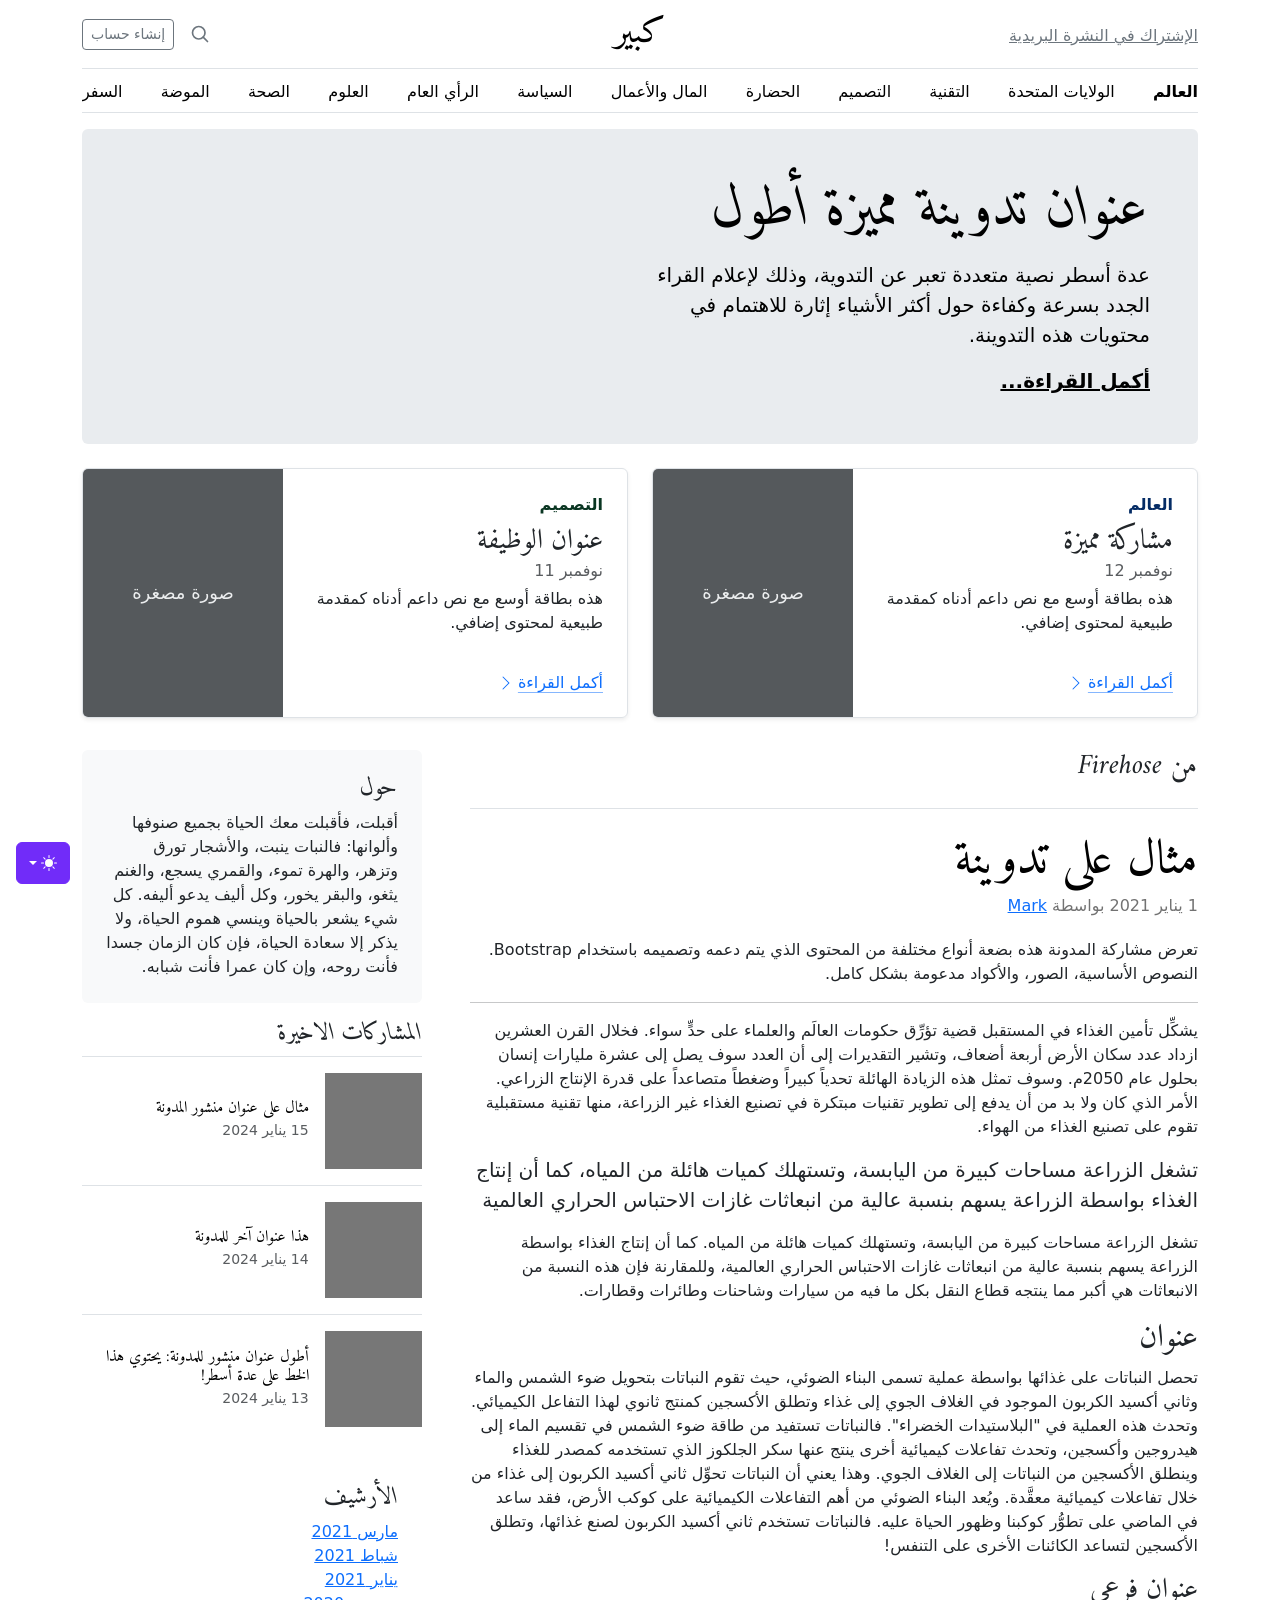
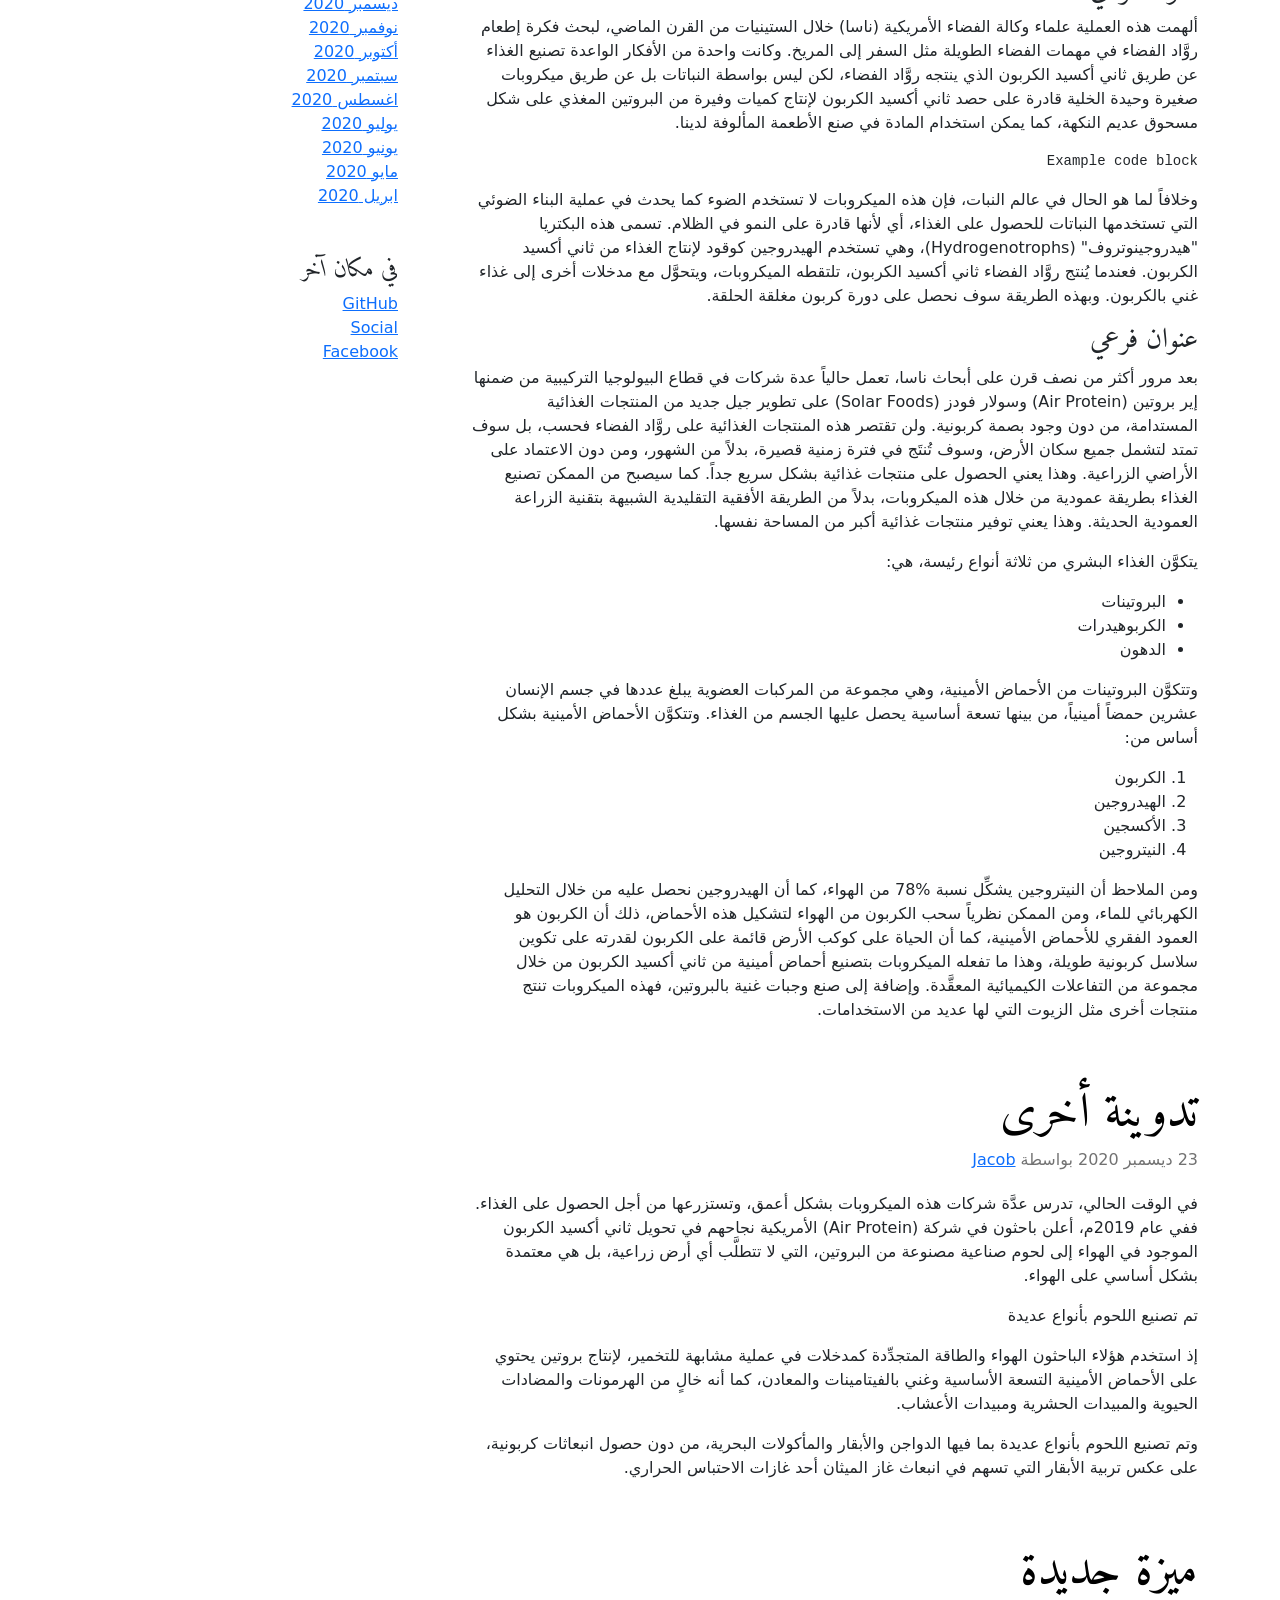
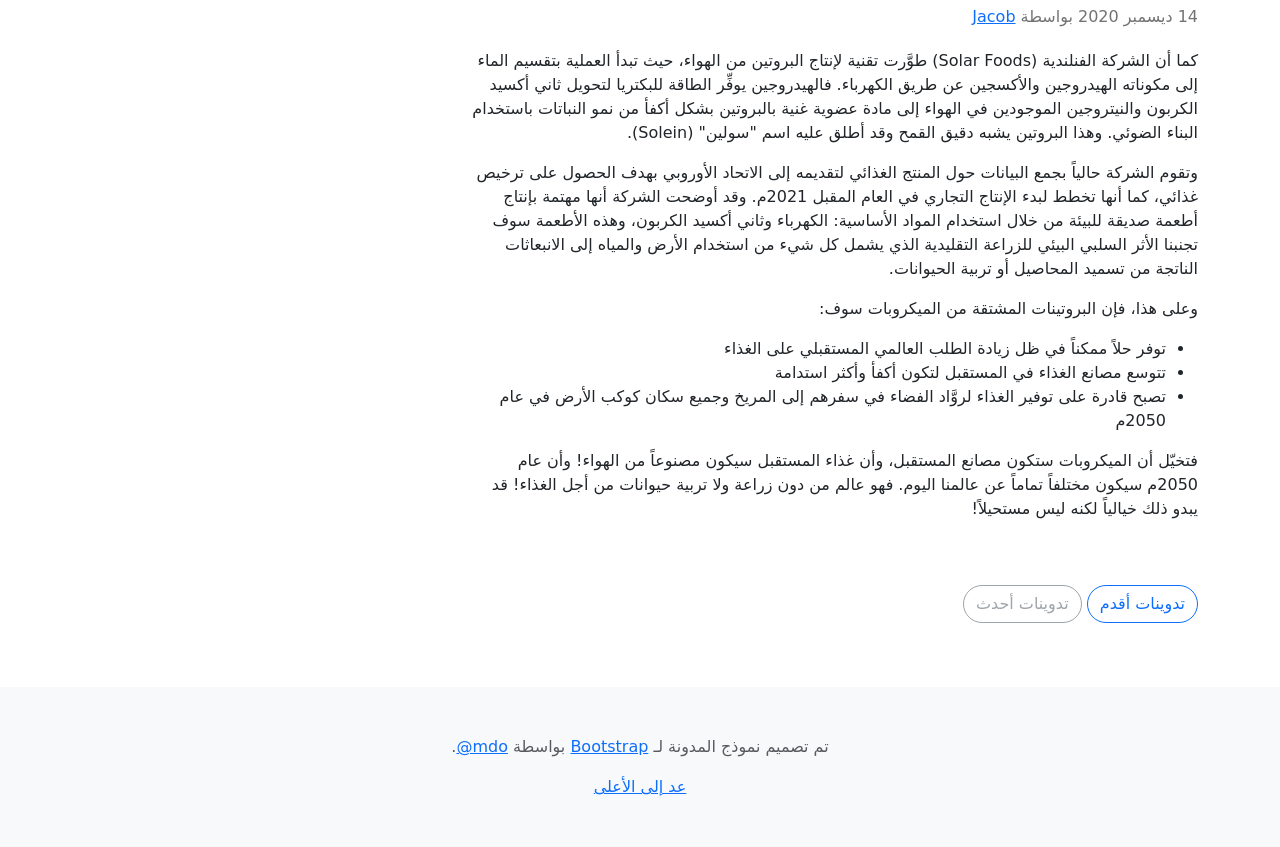
<file: BOOTSTRAP/examples/blog-rtl/index.html>
<!doctype html>
<html lang="ar" dir="rtl" data-bs-theme="auto">
  <head>
    <meta charset="utf-8" />
    <meta name="viewport" content="width=device-width, initial-scale=1" />
    <meta name="description" content="" />
    <meta
      name="author"
      content="Mark Otto, Jacob Thornton, and Bootstrap contributors"
    />
    <meta name="generator" content="Astro v5.13.2" />
    <title>قالب المدونة · Bootstrap v5.3</title>
    <link
      rel="canonical"
      href="https://getbootstrap.com/docs/5.3/examples/blog-rtl/"
    />
    <script src="../assets/js/color-modes.js"></script>
    <link href="../assets/dist/css/bootstrap.rtl.min.css" rel="stylesheet" />
    <meta name="theme-color" content="#712cf9" />
    <link
      href="https://fonts.googleapis.com/css?family=Amiri:wght@400;700&display=swap"
      rel="stylesheet"
    />
    <link href="../blog/blog.rtl.css" rel="stylesheet" />
    <style>
      .bd-placeholder-img {
        font-size: 1.125rem;
        text-anchor: middle;
        -webkit-user-select: none;
        -moz-user-select: none;
        user-select: none;
      }
      @media (min-width: 768px) {
        .bd-placeholder-img-lg {
          font-size: 3.5rem;
        }
      }
      .b-example-divider {
        width: 100%;
        height: 3rem;
        background-color: #0000001a;
        border: solid rgba(0, 0, 0, 0.15);
        border-width: 1px 0;
        box-shadow:
          inset 0 0.5em 1.5em #0000001a,
          inset 0 0.125em 0.5em #00000026;
      }
      .b-example-vr {
        flex-shrink: 0;
        width: 1.5rem;
        height: 100vh;
      }
      .bi {
        vertical-align: -0.125em;
        fill: currentColor;
      }
      .nav-scroller {
        position: relative;
        z-index: 2;
        height: 2.75rem;
        overflow-y: hidden;
      }
      .nav-scroller .nav {
        display: flex;
        flex-wrap: nowrap;
        padding-bottom: 1rem;
        margin-top: -1px;
        overflow-x: auto;
        text-align: center;
        white-space: nowrap;
        -webkit-overflow-scrolling: touch;
      }
      .btn-bd-primary {
        --bd-violet-bg: #712cf9;
        --bd-violet-rgb: 112.520718, 44.062154, 249.437846;
        --bs-btn-font-weight: 600;
        --bs-btn-color: var(--bs-white);
        --bs-btn-bg: var(--bd-violet-bg);
        --bs-btn-border-color: var(--bd-violet-bg);
        --bs-btn-hover-color: var(--bs-white);
        --bs-btn-hover-bg: #6528e0;
        --bs-btn-hover-border-color: #6528e0;
        --bs-btn-focus-shadow-rgb: var(--bd-violet-rgb);
        --bs-btn-active-color: var(--bs-btn-hover-color);
        --bs-btn-active-bg: #5a23c8;
        --bs-btn-active-border-color: #5a23c8;
      }
      .bd-mode-toggle {
        z-index: 1500;
      }
      .bd-mode-toggle .bi {
        width: 1em;
        height: 1em;
      }
      .bd-mode-toggle .dropdown-menu .active .bi {
        display: block !important;
      }
    </style>
  </head>
  <body>
    <svg xmlns="http://www.w3.org/2000/svg" class="d-none">
      <symbol id="check2" viewBox="0 0 16 16">
        <path
          d="M13.854 3.646a.5.5 0 0 1 0 .708l-7 7a.5.5 0 0 1-.708 0l-3.5-3.5a.5.5 0 1 1 .708-.708L6.5 10.293l6.646-6.647a.5.5 0 0 1 .708 0z"
        ></path>
      </symbol>
      <symbol id="circle-half" viewBox="0 0 16 16">
        <path
          d="M8 15A7 7 0 1 0 8 1v14zm0 1A8 8 0 1 1 8 0a8 8 0 0 1 0 16z"
        ></path>
      </symbol>
      <symbol id="moon-stars-fill" viewBox="0 0 16 16">
        <path
          d="M6 .278a.768.768 0 0 1 .08.858 7.208 7.208 0 0 0-.878 3.46c0 4.021 3.278 7.277 7.318 7.277.527 0 1.04-.055 1.533-.16a.787.787 0 0 1 .81.316.733.733 0 0 1-.031.893A8.349 8.349 0 0 1 8.344 16C3.734 16 0 12.286 0 7.71 0 4.266 2.114 1.312 5.124.06A.752.752 0 0 1 6 .278z"
        ></path>
        <path
          d="M10.794 3.148a.217.217 0 0 1 .412 0l.387 1.162c.173.518.579.924 1.097 1.097l1.162.387a.217.217 0 0 1 0 .412l-1.162.387a1.734 1.734 0 0 0-1.097 1.097l-.387 1.162a.217.217 0 0 1-.412 0l-.387-1.162A1.734 1.734 0 0 0 9.31 6.593l-1.162-.387a.217.217 0 0 1 0-.412l1.162-.387a1.734 1.734 0 0 0 1.097-1.097l.387-1.162zM13.863.099a.145.145 0 0 1 .274 0l.258.774c.115.346.386.617.732.732l.774.258a.145.145 0 0 1 0 .274l-.774.258a1.156 1.156 0 0 0-.732.732l-.258.774a.145.145 0 0 1-.274 0l-.258-.774a1.156 1.156 0 0 0-.732-.732l-.774-.258a.145.145 0 0 1 0-.274l.774-.258c.346-.115.617-.386.732-.732L13.863.1z"
        ></path>
      </symbol>
      <symbol id="sun-fill" viewBox="0 0 16 16">
        <path
          d="M8 12a4 4 0 1 0 0-8 4 4 0 0 0 0 8zM8 0a.5.5 0 0 1 .5.5v2a.5.5 0 0 1-1 0v-2A.5.5 0 0 1 8 0zm0 13a.5.5 0 0 1 .5.5v2a.5.5 0 0 1-1 0v-2A.5.5 0 0 1 8 13zm8-5a.5.5 0 0 1-.5.5h-2a.5.5 0 0 1 0-1h2a.5.5 0 0 1 .5.5zM3 8a.5.5 0 0 1-.5.5h-2a.5.5 0 0 1 0-1h2A.5.5 0 0 1 3 8zm10.657-5.657a.5.5 0 0 1 0 .707l-1.414 1.415a.5.5 0 1 1-.707-.708l1.414-1.414a.5.5 0 0 1 .707 0zm-9.193 9.193a.5.5 0 0 1 0 .707L3.05 13.657a.5.5 0 0 1-.707-.707l1.414-1.414a.5.5 0 0 1 .707 0zm9.193 2.121a.5.5 0 0 1-.707 0l-1.414-1.414a.5.5 0 0 1 .707-.707l1.414 1.414a.5.5 0 0 1 0 .707zM4.464 4.465a.5.5 0 0 1-.707 0L2.343 3.05a.5.5 0 1 1 .707-.707l1.414 1.414a.5.5 0 0 1 0 .708z"
        ></path>
      </symbol>
    </svg>
    <div
      class="dropdown position-fixed bottom-0 end-0 mb-3 me-3 bd-mode-toggle"
    >
      <button
        class="btn btn-bd-primary py-2 dropdown-toggle d-flex align-items-center"
        id="bd-theme"
        type="button"
        aria-expanded="false"
        data-bs-toggle="dropdown"
        aria-label="Toggle theme (auto)"
      >
        <svg class="bi my-1 theme-icon-active" aria-hidden="true">
          <use href="#circle-half"></use>
        </svg>
        <span class="visually-hidden" id="bd-theme-text">Toggle theme</span>
      </button>
      <ul
        class="dropdown-menu dropdown-menu-end shadow"
        aria-labelledby="bd-theme-text"
      >
        <li>
          <button
            type="button"
            class="dropdown-item d-flex align-items-center"
            data-bs-theme-value="light"
            aria-pressed="false"
          >
            <svg class="bi me-2 opacity-50" aria-hidden="true">
              <use href="#sun-fill"></use>
            </svg>
            Light
            <svg class="bi ms-auto d-none" aria-hidden="true">
              <use href="#check2"></use>
            </svg>
          </button>
        </li>
        <li>
          <button
            type="button"
            class="dropdown-item d-flex align-items-center"
            data-bs-theme-value="dark"
            aria-pressed="false"
          >
            <svg class="bi me-2 opacity-50" aria-hidden="true">
              <use href="#moon-stars-fill"></use>
            </svg>
            Dark
            <svg class="bi ms-auto d-none" aria-hidden="true">
              <use href="#check2"></use>
            </svg>
          </button>
        </li>
        <li>
          <button
            type="button"
            class="dropdown-item d-flex align-items-center active"
            data-bs-theme-value="auto"
            aria-pressed="true"
          >
            <svg class="bi me-2 opacity-50" aria-hidden="true">
              <use href="#circle-half"></use>
            </svg>
            Auto
            <svg class="bi ms-auto d-none" aria-hidden="true">
              <use href="#check2"></use>
            </svg>
          </button>
        </li>
      </ul>
    </div>
    <svg xmlns="http://www.w3.org/2000/svg" class="d-none">
      <symbol
        id="aperture"
        fill="none"
        stroke="currentColor"
        stroke-linecap="round"
        stroke-linejoin="round"
        stroke-width="2"
        viewBox="0 0 24 24"
      >
        <circle cx="12" cy="12" r="10"></circle>
        <path
          d="M14.31 8l5.74 9.94M9.69 8h11.48M7.38 12l5.74-9.94M9.69 16L3.95 6.06M14.31 16H2.83m13.79-4l-5.74 9.94"
        ></path>
      </symbol>
      <symbol id="cart" viewBox="0 0 16 16">
        <path
          d="M0 1.5A.5.5 0 0 1 .5 1H2a.5.5 0 0 1 .485.379L2.89 3H14.5a.5.5 0 0 1 .49.598l-1 5a.5.5 0 0 1-.465.401l-9.397.472L4.415 11H13a.5.5 0 0 1 0 1H4a.5.5 0 0 1-.491-.408L2.01 3.607 1.61 2H.5a.5.5 0 0 1-.5-.5zM3.102 4l.84 4.479 9.144-.459L13.89 4H3.102zM5 12a2 2 0 1 0 0 4 2 2 0 0 0 0-4zm7 0a2 2 0 1 0 0 4 2 2 0 0 0 0-4zm-7 1a1 1 0 1 1 0 2 1 1 0 0 1 0-2zm7 0a1 1 0 1 1 0 2 1 1 0 0 1 0-2z"
        ></path>
      </symbol>
      <symbol id="chevron-right" viewBox="0 0 16 16">
        <path
          fill-rule="evenodd"
          d="M4.646 1.646a.5.5 0 0 1 .708 0l6 6a.5.5 0 0 1 0 .708l-6 6a.5.5 0 0 1-.708-.708L10.293 8 4.646 2.354a.5.5 0 0 1 0-.708z"
        ></path>
      </symbol>
    </svg>
    <div class="container">
      <header class="border-bottom lh-1 py-3">
        <div class="row flex-nowrap justify-content-between align-items-center">
          <div class="col-4 pt-1">
            <a class="link-secondary" href="#">الإشتراك في النشرة البريدية</a>
          </div>
          <div class="col-4 text-center">
            <a
              class="blog-header-logo text-body-emphasis text-decoration-none"
              href="#"
              >كبير</a
            >
          </div>
          <div class="col-4 d-flex justify-content-end align-items-center">
            <a class="link-secondary" href="#" aria-label="بحث">
              <svg
                xmlns="http://www.w3.org/2000/svg"
                width="20"
                height="20"
                fill="none"
                stroke="currentColor"
                stroke-linecap="round"
                stroke-linejoin="round"
                stroke-width="2"
                class="mx-3"
                role="img"
                viewBox="0 0 24 24"
              >
                <title>بحث</title>
                <circle cx="10.5" cy="10.5" r="7.5"></circle>
                <path d="M21 21l-5.2-5.2"></path>
              </svg>
            </a>
            <a class="btn btn-sm btn-outline-secondary" href="#">إنشاء حساب</a>
          </div>
        </div>
      </header>
      <div class="nav-scroller py-1 mb-3 border-bottom">
        <nav class="nav nav-underline justify-content-between">
          <a class="nav-item nav-link link-body-emphasis active" href="#"
            >العالم</a
          >
          <a class="nav-item nav-link link-body-emphasis" href="#"
            >الولايات المتحدة</a
          >
          <a class="nav-item nav-link link-body-emphasis" href="#">التقنية</a>
          <a class="nav-item nav-link link-body-emphasis" href="#">التصميم</a>
          <a class="nav-item nav-link link-body-emphasis" href="#">الحضارة</a>
          <a class="nav-item nav-link link-body-emphasis" href="#"
            >المال والأعمال</a
          >
          <a class="nav-item nav-link link-body-emphasis" href="#">السياسة</a>
          <a class="nav-item nav-link link-body-emphasis" href="#"
            >الرأي العام</a
          >
          <a class="nav-item nav-link link-body-emphasis" href="#">العلوم</a>
          <a class="nav-item nav-link link-body-emphasis" href="#">الصحة</a>
          <a class="nav-item nav-link link-body-emphasis" href="#">الموضة</a>
          <a class="nav-item nav-link link-body-emphasis" href="#">السفر</a>
        </nav>
      </div>
    </div>
    <main class="container">
      <div class="p-4 p-md-5 mb-4 rounded text-body-emphasis bg-body-secondary">
        <div class="col-lg-6 px-0">
          <h1 class="display-4 fst-italic">عنوان تدوينة مميزة أطول</h1>
          <p class="lead my-3">
            عدة أسطر نصية متعددة تعبر عن التدوية، وذلك لإعلام القراء الجدد بسرعة
            وكفاءة حول أكثر الأشياء إثارة للاهتمام في محتويات هذه التدوينة.
          </p>
          <p class="lead mb-0">
            <a href="#" class="text-body-emphasis fw-bold">أكمل القراءة...</a>
          </p>
        </div>
      </div>
      <div class="row mb-2">
        <div class="col-md-6">
          <div
            class="row g-0 border rounded overflow-hidden flex-md-row mb-4 shadow-sm h-md-250 position-relative"
          >
            <div class="col p-4 d-flex flex-column position-static">
              <strong class="d-inline-block mb-2 text-primary-emphasis"
                >العالم</strong
              >
              <h3 class="mb-0">مشاركة مميزة</h3>
              <div class="mb-1 text-body-secondary">نوفمبر 12</div>
              <p class="card-text mb-auto">
                هذه بطاقة أوسع مع نص داعم أدناه كمقدمة طبيعية لمحتوى إضافي.
              </p>
              <a
                href="#"
                class="icon-link gap-1 icon-link-hover stretched-link"
              >
                أكمل القراءة
                <svg class="bi" aria-hidden="true">
                  <use xlink:href="#chevron-right"></use>
                </svg>
              </a>
            </div>
            <div class="col-auto d-none d-lg-block">
              <svg
                aria-label="Placeholder: صورة مصغرة"
                class="bd-placeholder-img"
                height="250"
                preserveAspectRatio="xMidYMid slice"
                role="img"
                width="200"
                xmlns="http://www.w3.org/2000/svg"
              >
                <title>Placeholder</title>
                <rect width="100%" height="100%" fill="#55595c"></rect>
                <text x="50%" y="50%" fill="#eceeef" dy=".3em">صورة مصغرة</text>
              </svg>
            </div>
          </div>
        </div>
        <div class="col-md-6">
          <div
            class="row g-0 border rounded overflow-hidden flex-md-row mb-4 shadow-sm h-md-250 position-relative"
          >
            <div class="col p-4 d-flex flex-column position-static">
              <strong class="d-inline-block mb-2 text-success-emphasis"
                >التصميم</strong
              >
              <h3 class="mb-0">عنوان الوظيفة</h3>
              <div class="mb-1 text-body-secondary">نوفمبر 11</div>
              <p class="mb-auto">
                هذه بطاقة أوسع مع نص داعم أدناه كمقدمة طبيعية لمحتوى إضافي.
              </p>
              <a
                href="#"
                class="icon-link gap-1 icon-link-hover stretched-link"
              >
                أكمل القراءة
                <svg class="bi" aria-hidden="true">
                  <use xlink:href="#chevron-right"></use>
                </svg>
              </a>
            </div>
            <div class="col-auto d-none d-lg-block">
              <svg
                aria-label="Placeholder: صورة مصغرة"
                class="bd-placeholder-img"
                height="250"
                preserveAspectRatio="xMidYMid slice"
                role="img"
                width="200"
                xmlns="http://www.w3.org/2000/svg"
              >
                <title>Placeholder</title>
                <rect width="100%" height="100%" fill="#55595c"></rect>
                <text x="50%" y="50%" fill="#eceeef" dy=".3em">صورة مصغرة</text>
              </svg>
            </div>
          </div>
        </div>
      </div>
      <div class="row g-5">
        <div class="col-md-8">
          <h3 class="pb-4 mb-4 fst-italic border-bottom">من Firehose</h3>
          <article class="blog-post">
            <h2 class="display-5 link-body-emphasis mb-1">مثال على تدوينة</h2>
            <p class="blog-post-meta">
              1 يناير 2021 بواسطة <a href="#"> Mark </a>
            </p>
            <p>
              تعرض مشاركة المدونة هذه بضعة أنواع مختلفة من المحتوى الذي يتم دعمه
              وتصميمه باستخدام Bootstrap. النصوص الأساسية، الصور، والأكواد
              مدعومة بشكل كامل.
            </p>
            <hr />
            <p>
              يشكِّل تأمين الغذاء في المستقبل قضية تؤرِّق حكومات العالَم
              والعلماء على حدٍّ سواء. فخلال القرن العشرين ازداد عدد سكان الأرض
              أربعة أضعاف، وتشير التقديرات إلى أن العدد سوف يصل إلى عشرة مليارات
              إنسان بحلول عام 2050م. وسوف تمثل هذه الزيادة الهائلة تحدياً كبيراً
              وضغطاً متصاعداً على قدرة الإنتاج الزراعي. الأمر الذي كان ولا بد من
              أن يدفع إلى تطوير تقنيات مبتكرة في تصنيع الغذاء غير الزراعة، منها
              تقنية مستقبلية تقوم على تصنيع الغذاء من الهواء.
            </p>
            <blockquote class="blockquote">
              <p>
                تشغل الزراعة مساحات كبيرة من اليابسة، وتستهلك كميات هائلة من
                المياه، كما أن إنتاج الغذاء بواسطة الزراعة يسهم بنسبة عالية من
                انبعاثات غازات الاحتباس الحراري العالمية
              </p>
            </blockquote>
            <p>
              تشغل الزراعة مساحات كبيرة من اليابسة، وتستهلك كميات هائلة من
              المياه. كما أن إنتاج الغذاء بواسطة الزراعة يسهم بنسبة عالية من
              انبعاثات غازات الاحتباس الحراري العالمية، وللمقارنة فإن هذه النسبة
              من الانبعاثات هي أكبر مما ينتجه قطاع النقل بكل ما فيه من سيارات
              وشاحنات وطائرات وقطارات.
            </p>
            <h2>عنوان</h2>
            <p>
              تحصل النباتات على غذائها بواسطة عملية تسمى البناء الضوئي، حيث تقوم
              النباتات بتحويل ضوء الشمس والماء وثاني أكسيد الكربون الموجود في
              الغلاف الجوي إلى غذاء وتطلق الأكسجين كمنتج ثانوي لهذا التفاعل
              الكيميائي. وتحدث هذه العملية في "البلاستيدات الخضراء". فالنباتات
              تستفيد من طاقة ضوء الشمس في تقسيم الماء إلى هيدروجين وأكسجين،
              وتحدث تفاعلات كيميائية أخرى ينتج عنها سكر الجلكوز الذي تستخدمه
              كمصدر للغذاء وينطلق الأكسجين من النباتات إلى الغلاف الجوي. وهذا
              يعني أن النباتات تحوِّل ثاني أكسيد الكربون إلى غذاء من خلال
              تفاعلات كيميائية معقَّدة. ويُعد البناء الضوئي من أهم التفاعلات
              الكيميائية على كوكب الأرض، فقد ساعد في الماضي على تطوُّر كوكبنا
              وظهور الحياة عليه. فالنباتات تستخدم ثاني أكسيد الكربون لصنع
              غذائها، وتطلق الأكسجين لتساعد الكائنات الأخرى على التنفس!
            </p>
            <h3>عنوان فرعي</h3>
            <p>
              ألهمت هذه العملية علماء وكالة الفضاء الأمريكية (ناسا) خلال
              الستينيات من القرن الماضي، لبحث فكرة إطعام روَّاد الفضاء في مهمات
              الفضاء الطويلة مثل السفر إلى المريخ. وكانت واحدة من الأفكار
              الواعدة تصنيع الغذاء عن طريق ثاني أكسيد الكربون الذي ينتجه روَّاد
              الفضاء، لكن ليس بواسطة النباتات بل عن طريق ميكروبات صغيرة وحيدة
              الخلية قادرة على حصد ثاني أكسيد الكربون لإنتاج كميات وفيرة من
              البروتين المغذي على شكل مسحوق عديم النكهة، كما يمكن استخدام المادة
              في صنع الأطعمة المألوفة لدينا.
            </p>
            <pre><code>Example code block</code></pre>
            <p>
              وخلافاً لما هو الحال في عالم النبات، فإن هذه الميكروبات لا تستخدم
              الضوء كما يحدث في عملية البناء الضوئي التي تستخدمها النباتات
              للحصول على الغذاء، أي لأنها قادرة على النمو في الظلام. تسمى هذه
              البكتريا "هيدروجينوتروف" (Hydrogenotrophs)، وهي تستخدم الهيدروجين
              كوقود لإنتاج الغذاء من ثاني أكسيد الكربون. فعندما يُنتج روَّاد
              الفضاء ثاني أكسيد الكربون، تلتقطه الميكروبات، ويتحوَّل مع مدخلات
              أخرى إلى غذاء غني بالكربون. وبهذه الطريقة سوف نحصل على دورة كربون
              مغلقة الحلقة.
            </p>
            <h3>عنوان فرعي</h3>
            <p>
              بعد مرور أكثر من نصف قرن على أبحاث ناسا، تعمل حالياً عدة شركات في
              قطاع البيولوجيا التركيبية من ضمنها إير بروتين (Air Protein) وسولار
              فودز (Solar Foods) على تطوير جيل جديد من المنتجات الغذائية
              المستدامة، من دون وجود بصمة كربونية. ولن تقتصر هذه المنتجات
              الغذائية على روَّاد الفضاء فحسب، بل سوف تمتد لتشمل جميع سكان
              الأرض، وسوف تُنتَج في فترة زمنية قصيرة، بدلاً من الشهور، ومن دون
              الاعتماد على الأراضي الزراعية. وهذا يعني الحصول على منتجات غذائية
              بشكل سريع جداً. كما سيصبح من الممكن تصنيع الغذاء بطريقة عمودية من
              خلال هذه الميكروبات، بدلاً من الطريقة الأفقية التقليدية الشبيهة
              بتقنية الزراعة العمودية الحديثة. وهذا يعني توفير منتجات غذائية
              أكبر من المساحة نفسها.
            </p>
            <p>يتكوَّن الغذاء البشري من ثلاثة أنواع رئيسة، هي:</p>
            <ul>
              <li>البروتينات</li>
              <li>الكربوهيدرات</li>
              <li>الدهون</li>
            </ul>
            <p>
              وتتكوَّن البروتينات من الأحماض الأمينية، وهي مجموعة من المركبات
              العضوية يبلغ عددها في جسم الإنسان عشرين حمضاً أمينياً، من بينها
              تسعة أساسية يحصل عليها الجسم من الغذاء. وتتكوَّن الأحماض الأمينية
              بشكل أساس من:
            </p>
            <ol>
              <li>الكربون</li>
              <li>الهيدروجين</li>
              <li>الأكسجين</li>
              <li>النيتروجين</li>
            </ol>
            <p>
              ومن الملاحظ أن النيتروجين يشكِّل نسبة %78 من الهواء، كما أن
              الهيدروجين نحصل عليه من خلال التحليل الكهربائي للماء، ومن الممكن
              نظرياً سحب الكربون من الهواء لتشكيل هذه الأحماض، ذلك أن الكربون هو
              العمود الفقري للأحماض الأمينية، كما أن الحياة على كوكب الأرض قائمة
              على الكربون لقدرته على تكوين سلاسل كربونية طويلة، وهذا ما تفعله
              الميكروبات بتصنيع أحماض أمينية من ثاني أكسيد الكربون من خلال
              مجموعة من التفاعلات الكيميائية المعقَّدة. وإضافة إلى صنع وجبات
              غنية بالبروتين، فهذه الميكروبات تنتج منتجات أخرى مثل الزيوت التي
              لها عديد من الاستخدامات.
            </p>
          </article>
          <article class="blog-post">
            <h2 class="display-5 link-body-emphasis mb-1">تدوينة أخرى</h2>
            <p class="blog-post-meta">
              23 ديسمبر 2020 بواسطة <a href="#">Jacob</a>
            </p>
            <p>
              في الوقت الحالي، تدرس عدَّة شركات هذه الميكروبات بشكل أعمق،
              وتستزرعها من أجل الحصول على الغذاء. ففي عام 2019م، أعلن باحثون في
              شركة (Air Protein) الأمريكية نجاحهم في تحويل ثاني أكسيد الكربون
              الموجود في الهواء إلى لحوم صناعية مصنوعة من البروتين، التي لا
              تتطلَّب أي أرض زراعية، بل هي معتمدة بشكل أساسي على الهواء.
            </p>
            <blockquote><p>تم تصنيع اللحوم بأنواع عديدة</p></blockquote>
            <p>
              إذ استخدم هؤلاء الباحثون الهواء والطاقة المتجدِّدة كمدخلات في
              عملية مشابهة للتخمير، لإنتاج بروتين يحتوي على الأحماض الأمينية
              التسعة الأساسية وغني بالفيتامينات والمعادن، كما أنه خالٍ من
              الهرمونات والمضادات الحيوية والمبيدات الحشرية ومبيدات الأعشاب.
            </p>
            <p>
              وتم تصنيع اللحوم بأنواع عديدة بما فيها الدواجن والأبقار والمأكولات
              البحرية، من دون حصول انبعاثات كربونية، على عكس تربية الأبقار التي
              تسهم في انبعاث غاز الميثان أحد غازات الاحتباس الحراري.
            </p>
          </article>
          <article class="blog-post">
            <h2 class="display-5 link-body-emphasis mb-1">ميزة جديدة</h2>
            <p class="blog-post-meta">
              14 ديسمبر 2020 بواسطة <a href="#">Jacob</a>
            </p>
            <p>
              كما أن الشركة الفنلندية (Solar Foods) طوَّرت تقنية لإنتاج البروتين
              من الهواء، حيث تبدأ العملية بتقسيم الماء إلى مكوناته الهيدروجين
              والأكسجين عن طريق الكهرباء. فالهيدروجين يوفِّر الطاقة للبكتريا
              لتحويل ثاني أكسيد الكربون والنيتروجين الموجودين في الهواء إلى مادة
              عضوية غنية بالبروتين بشكل أكفأ من نمو النباتات باستخدام البناء
              الضوئي. وهذا البروتين يشبه دقيق القمح وقد أطلق عليه اسم "سولين"
              (Solein).
            </p>
            <p>
              وتقوم الشركة حالياً بجمع البيانات حول المنتج الغذائي لتقديمه إلى
              الاتحاد الأوروبي بهدف الحصول على ترخيص غذائي، كما أنها تخطط لبدء
              الإنتاج التجاري في العام المقبل 2021م. وقد أوضحت الشركة أنها مهتمة
              بإنتاج أطعمة صديقة للبيئة من خلال استخدام المواد الأساسية:
              الكهرباء وثاني أكسيد الكربون، وهذه الأطعمة سوف تجنبنا الأثر السلبي
              البيئي للزراعة التقليدية الذي يشمل كل شيء من استخدام الأرض والمياه
              إلى الانبعاثات الناتجة من تسميد المحاصيل أو تربية الحيوانات.
            </p>
            <p>وعلى هذا، فإن البروتينات المشتقة من الميكروبات سوف:</p>
            <ul>
              <li>
                توفر حلاً ممكناً في ظل زيادة الطلب العالمي المستقبلي على الغذاء
              </li>
              <li>تتوسع مصانع الغذاء في المستقبل لتكون أكفأ وأكثر استدامة</li>
              <li>
                تصبح قادرة على توفير الغذاء لروَّاد الفضاء في سفرهم إلى المريخ
                وجميع سكان كوكب الأرض في عام 2050م
              </li>
            </ul>
            <p>
              فتخيّل أن الميكروبات ستكون مصانع المستقبل، وأن غذاء المستقبل سيكون
              مصنوعاً من الهواء! وأن عام 2050م سيكون مختلفاً تماماً عن عالمنا
              اليوم. فهو عالم من دون زراعة ولا تربية حيوانات من أجل الغذاء! قد
              يبدو ذلك خيالياً لكنه ليس مستحيلاً!
            </p>
          </article>
          <nav class="blog-pagination" aria-label="Pagination">
            <a class="btn btn-outline-primary rounded-pill" href="#"
              >تدوينات أقدم</a
            >
            <a
              class="btn btn-outline-secondary rounded-pill disabled"
              aria-disabled="true"
              >تدوينات أحدث</a
            >
          </nav>
        </div>
        <div class="col-md-4">
          <div class="position-sticky" style="top: 2rem">
            <div class="p-4 mb-3 bg-body-tertiary rounded">
              <h4 class="fst-italic">حول</h4>
              <p class="mb-0">
                أقبلت، فأقبلت معك الحياة بجميع صنوفها وألوانها: فالنبات ينبت،
                والأشجار تورق وتزهر، والهرة تموء، والقمري يسجع، والغنم يثغو،
                والبقر يخور، وكل أليف يدعو أليفه. كل شيء يشعر بالحياة وينسي هموم
                الحياة، ولا يذكر إلا سعادة الحياة، فإن كان الزمان جسدا فأنت
                روحه، وإن كان عمرا فأنت شبابه.
              </p>
            </div>
            <div>
              <h4 class="fst-italic">المشاركات الاخيرة</h4>
              <ul class="list-unstyled">
                <li>
                  <a
                    class="d-flex flex-column flex-lg-row gap-3 align-items-start align-items-lg-center py-3 link-body-emphasis text-decoration-none border-top"
                    href="#"
                  >
                    <svg
                      aria-hidden="true"
                      class="bd-placeholder-img"
                      height="96"
                      preserveAspectRatio="xMidYMid slice"
                      width="100%"
                      xmlns="http://www.w3.org/2000/svg"
                    >
                      <rect width="100%" height="100%" fill="#777"></rect>
                    </svg>
                    <div class="col-lg-8">
                      <h6 class="mb-0">مثال على عنوان منشور المدونة</h6>
                      <small class="text-body-secondary">15 يناير 2024</small>
                    </div>
                  </a>
                </li>
                <li>
                  <a
                    class="d-flex flex-column flex-lg-row gap-3 align-items-start align-items-lg-center py-3 link-body-emphasis text-decoration-none border-top"
                    href="#"
                  >
                    <svg
                      aria-hidden="true"
                      class="bd-placeholder-img"
                      height="96"
                      preserveAspectRatio="xMidYMid slice"
                      width="100%"
                      xmlns="http://www.w3.org/2000/svg"
                    >
                      <rect width="100%" height="100%" fill="#777"></rect>
                    </svg>
                    <div class="col-lg-8">
                      <h6 class="mb-0">هذا عنوان آخر للمدونة</h6>
                      <small class="text-body-secondary">14 يناير 2024</small>
                    </div>
                  </a>
                </li>
                <li>
                  <a
                    class="d-flex flex-column flex-lg-row gap-3 align-items-start align-items-lg-center py-3 link-body-emphasis text-decoration-none border-top"
                    href="#"
                  >
                    <svg
                      aria-hidden="true"
                      class="bd-placeholder-img"
                      height="96"
                      preserveAspectRatio="xMidYMid slice"
                      width="100%"
                      xmlns="http://www.w3.org/2000/svg"
                    >
                      <rect width="100%" height="100%" fill="#777"></rect>
                    </svg>
                    <div class="col-lg-8">
                      <h6 class="mb-0">
                        أطول عنوان منشور للمدونة: يحتوي هذا الخط على عدة أسطر!
                      </h6>
                      <small class="text-body-secondary">13 يناير 2024</small>
                    </div>
                  </a>
                </li>
              </ul>
            </div>
            <div class="p-4">
              <h4 class="fst-italic">الأرشيف</h4>
              <ol class="list-unstyled mb-0">
                <li><a href="#">مارس 2021</a></li>
                <li><a href="#">شباط 2021</a></li>
                <li><a href="#">يناير 2021</a></li>
                <li><a href="#">ديسمبر 2020</a></li>
                <li><a href="#">نوفمبر 2020</a></li>
                <li><a href="#">أكتوبر 2020</a></li>
                <li><a href="#">سبتمبر 2020</a></li>
                <li><a href="#">اغسطس 2020</a></li>
                <li><a href="#">يوليو 2020</a></li>
                <li><a href="#">يونيو 2020</a></li>
                <li><a href="#">مايو 2020</a></li>
                <li><a href="#">ابريل 2020</a></li>
              </ol>
            </div>
            <div class="p-4">
              <h4 class="fst-italic">في مكان آخر</h4>
              <ol class="list-unstyled">
                <li><a href="#">GitHub</a></li>
                <li><a href="#">Social</a></li>
                <li><a href="#">Facebook</a></li>
              </ol>
            </div>
          </div>
        </div>
      </div>
    </main>
    <footer class="py-5 text-center text-body-secondary bg-body-tertiary">
      <p>
        تم تصميم نموذج المدونة لـ
        <a href="https://getbootstrap.com/">Bootstrap</a> بواسطة
        <a href="https://x.com/mdo"><bdi lang="en" dir="ltr">@mdo</bdi></a
        >.
      </p>
      <p class="mb-0"><a href="#">عد إلى الأعلى</a></p>
    </footer>
    <script
      src="../assets/dist/js/bootstrap.bundle.min.js"
      class="astro-vvvwv3sm"
    ></script>
  </body>
</html>
</file>
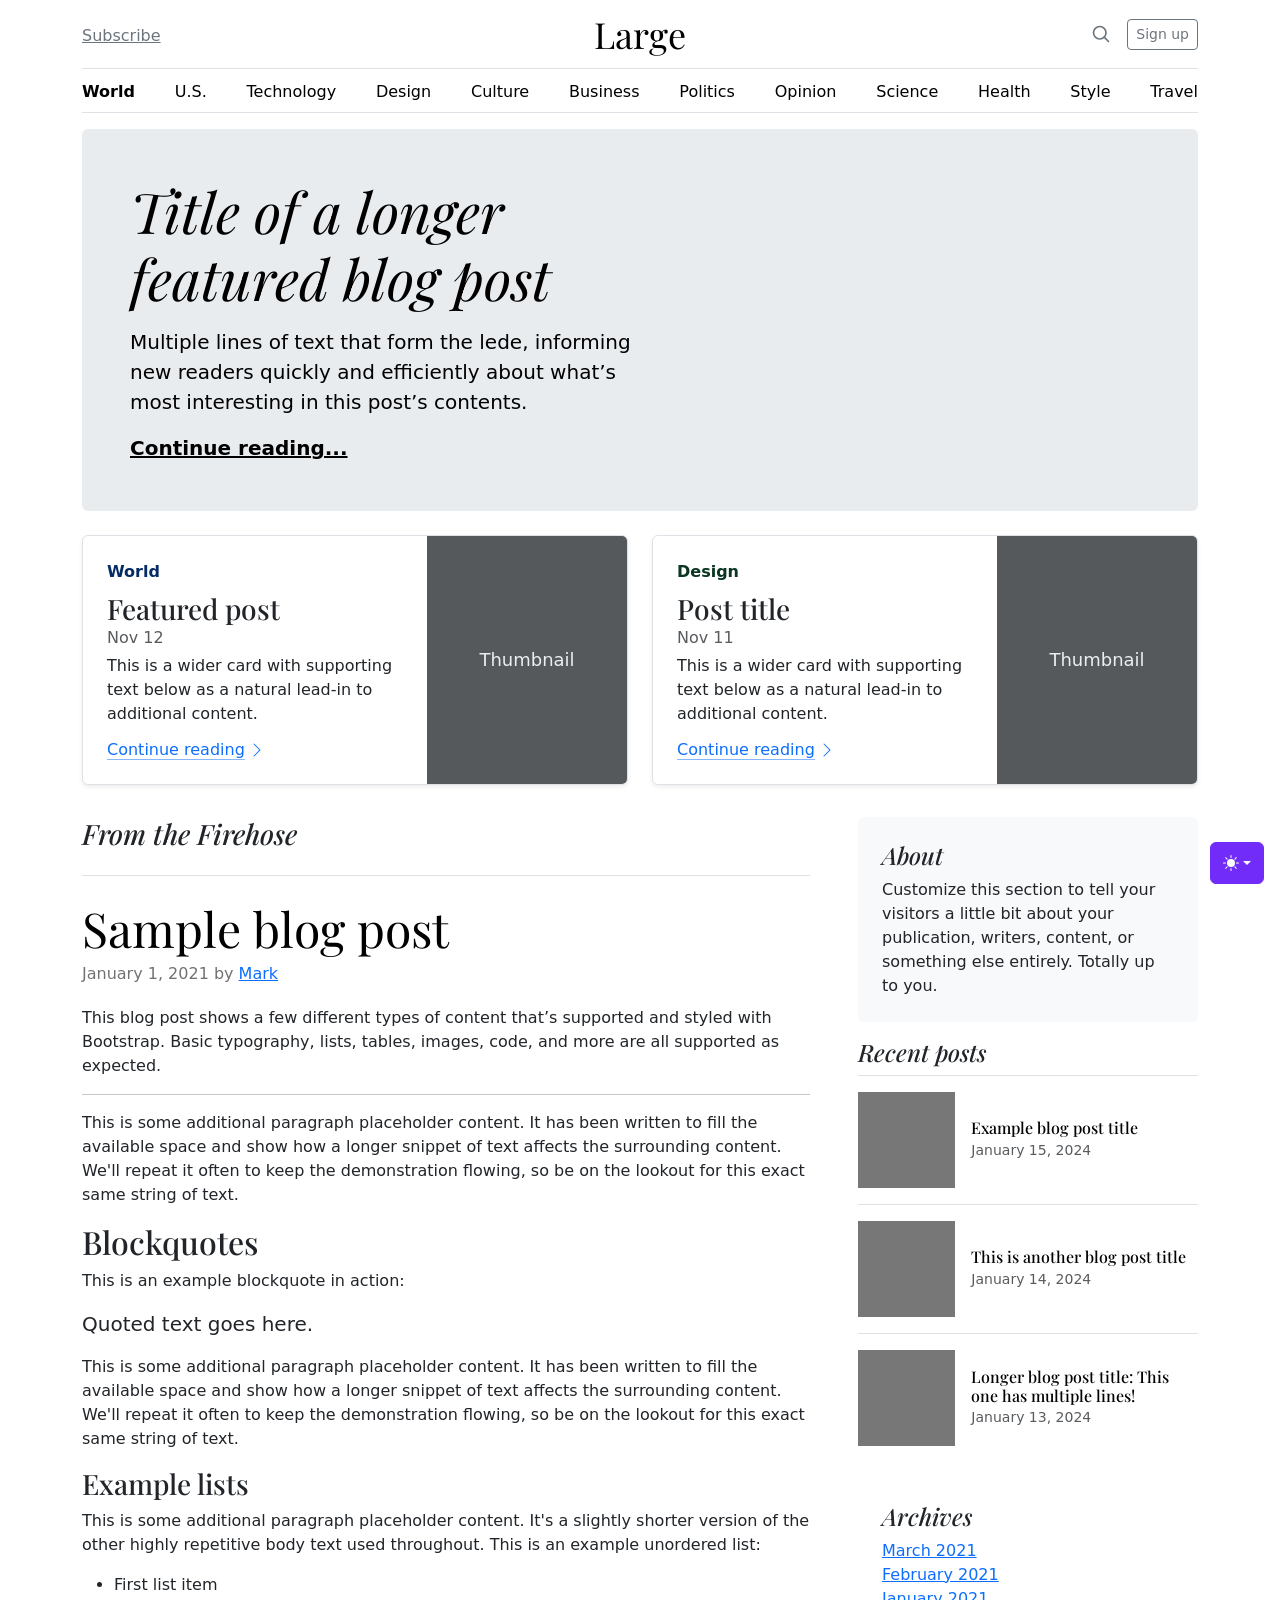
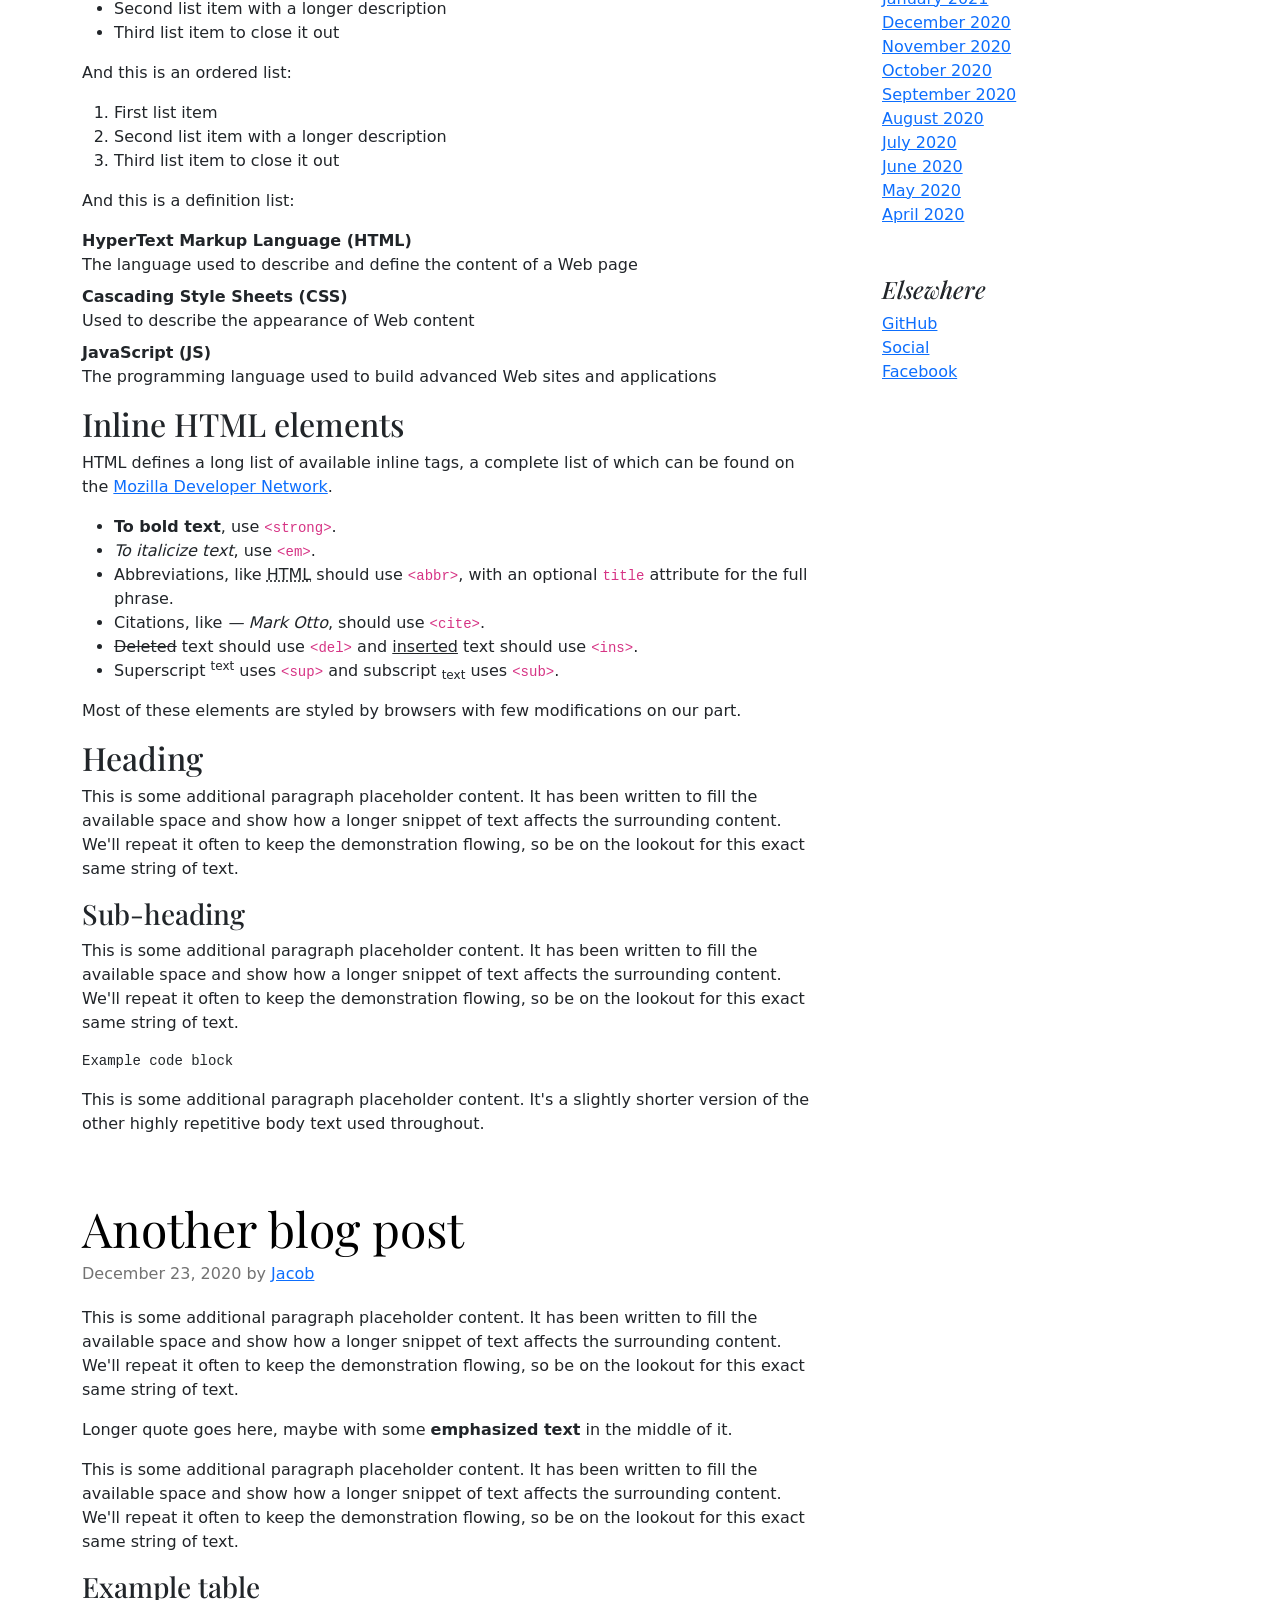
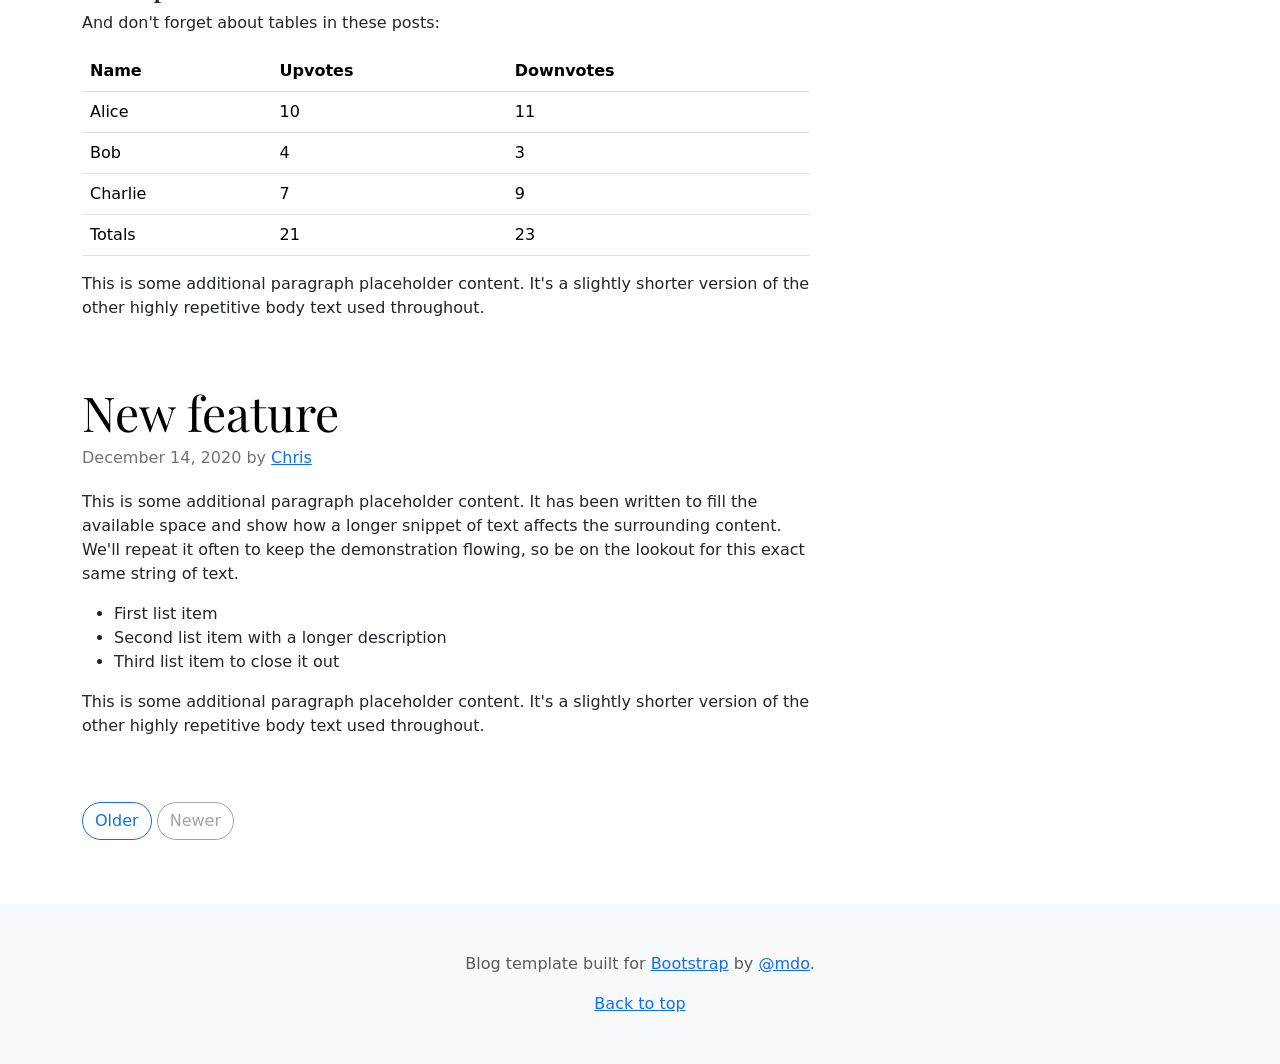
<file: BOOTSTRAP/examples/blog/index.html>
<!doctype html>
<html lang="en" data-bs-theme="auto">
  <head>
    <meta charset="utf-8" />
    <meta name="viewport" content="width=device-width, initial-scale=1" />
    <meta name="description" content="" />
    <meta
      name="author"
      content="Mark Otto, Jacob Thornton, and Bootstrap contributors"
    />
    <meta name="generator" content="Astro v5.13.2" />
    <title>Blog Template · Bootstrap v5.3</title>
    <link
      rel="canonical"
      href="https://getbootstrap.com/docs/5.3/examples/blog/"
    />
    <script src="../assets/js/color-modes.js"></script>
    <link href="../assets/dist/css/bootstrap.min.css" rel="stylesheet" />
    <meta name="theme-color" content="#712cf9" />
    <link
      href="https://fonts.googleapis.com/css?family=Playfair+Display:700,900&display=swap"
      rel="stylesheet"
    />
    <link href="blog.css" rel="stylesheet" />
    <style>
      .bd-placeholder-img {
        font-size: 1.125rem;
        text-anchor: middle;
        -webkit-user-select: none;
        -moz-user-select: none;
        user-select: none;
      }
      @media (min-width: 768px) {
        .bd-placeholder-img-lg {
          font-size: 3.5rem;
        }
      }
      .b-example-divider {
        width: 100%;
        height: 3rem;
        background-color: #0000001a;
        border: solid rgba(0, 0, 0, 0.15);
        border-width: 1px 0;
        box-shadow:
          inset 0 0.5em 1.5em #0000001a,
          inset 0 0.125em 0.5em #00000026;
      }
      .b-example-vr {
        flex-shrink: 0;
        width: 1.5rem;
        height: 100vh;
      }
      .bi {
        vertical-align: -0.125em;
        fill: currentColor;
      }
      .nav-scroller {
        position: relative;
        z-index: 2;
        height: 2.75rem;
        overflow-y: hidden;
      }
      .nav-scroller .nav {
        display: flex;
        flex-wrap: nowrap;
        padding-bottom: 1rem;
        margin-top: -1px;
        overflow-x: auto;
        text-align: center;
        white-space: nowrap;
        -webkit-overflow-scrolling: touch;
      }
      .btn-bd-primary {
        --bd-violet-bg: #712cf9;
        --bd-violet-rgb: 112.520718, 44.062154, 249.437846;
        --bs-btn-font-weight: 600;
        --bs-btn-color: var(--bs-white);
        --bs-btn-bg: var(--bd-violet-bg);
        --bs-btn-border-color: var(--bd-violet-bg);
        --bs-btn-hover-color: var(--bs-white);
        --bs-btn-hover-bg: #6528e0;
        --bs-btn-hover-border-color: #6528e0;
        --bs-btn-focus-shadow-rgb: var(--bd-violet-rgb);
        --bs-btn-active-color: var(--bs-btn-hover-color);
        --bs-btn-active-bg: #5a23c8;
        --bs-btn-active-border-color: #5a23c8;
      }
      .bd-mode-toggle {
        z-index: 1500;
      }
      .bd-mode-toggle .bi {
        width: 1em;
        height: 1em;
      }
      .bd-mode-toggle .dropdown-menu .active .bi {
        display: block !important;
      }
    </style>
  </head>
  <body>
    <svg xmlns="http://www.w3.org/2000/svg" class="d-none">
      <symbol id="check2" viewBox="0 0 16 16">
        <path
          d="M13.854 3.646a.5.5 0 0 1 0 .708l-7 7a.5.5 0 0 1-.708 0l-3.5-3.5a.5.5 0 1 1 .708-.708L6.5 10.293l6.646-6.647a.5.5 0 0 1 .708 0z"
        ></path>
      </symbol>
      <symbol id="circle-half" viewBox="0 0 16 16">
        <path
          d="M8 15A7 7 0 1 0 8 1v14zm0 1A8 8 0 1 1 8 0a8 8 0 0 1 0 16z"
        ></path>
      </symbol>
      <symbol id="moon-stars-fill" viewBox="0 0 16 16">
        <path
          d="M6 .278a.768.768 0 0 1 .08.858 7.208 7.208 0 0 0-.878 3.46c0 4.021 3.278 7.277 7.318 7.277.527 0 1.04-.055 1.533-.16a.787.787 0 0 1 .81.316.733.733 0 0 1-.031.893A8.349 8.349 0 0 1 8.344 16C3.734 16 0 12.286 0 7.71 0 4.266 2.114 1.312 5.124.06A.752.752 0 0 1 6 .278z"
        ></path>
        <path
          d="M10.794 3.148a.217.217 0 0 1 .412 0l.387 1.162c.173.518.579.924 1.097 1.097l1.162.387a.217.217 0 0 1 0 .412l-1.162.387a1.734 1.734 0 0 0-1.097 1.097l-.387 1.162a.217.217 0 0 1-.412 0l-.387-1.162A1.734 1.734 0 0 0 9.31 6.593l-1.162-.387a.217.217 0 0 1 0-.412l1.162-.387a1.734 1.734 0 0 0 1.097-1.097l.387-1.162zM13.863.099a.145.145 0 0 1 .274 0l.258.774c.115.346.386.617.732.732l.774.258a.145.145 0 0 1 0 .274l-.774.258a1.156 1.156 0 0 0-.732.732l-.258.774a.145.145 0 0 1-.274 0l-.258-.774a1.156 1.156 0 0 0-.732-.732l-.774-.258a.145.145 0 0 1 0-.274l.774-.258c.346-.115.617-.386.732-.732L13.863.1z"
        ></path>
      </symbol>
      <symbol id="sun-fill" viewBox="0 0 16 16">
        <path
          d="M8 12a4 4 0 1 0 0-8 4 4 0 0 0 0 8zM8 0a.5.5 0 0 1 .5.5v2a.5.5 0 0 1-1 0v-2A.5.5 0 0 1 8 0zm0 13a.5.5 0 0 1 .5.5v2a.5.5 0 0 1-1 0v-2A.5.5 0 0 1 8 13zm8-5a.5.5 0 0 1-.5.5h-2a.5.5 0 0 1 0-1h2a.5.5 0 0 1 .5.5zM3 8a.5.5 0 0 1-.5.5h-2a.5.5 0 0 1 0-1h2A.5.5 0 0 1 3 8zm10.657-5.657a.5.5 0 0 1 0 .707l-1.414 1.415a.5.5 0 1 1-.707-.708l1.414-1.414a.5.5 0 0 1 .707 0zm-9.193 9.193a.5.5 0 0 1 0 .707L3.05 13.657a.5.5 0 0 1-.707-.707l1.414-1.414a.5.5 0 0 1 .707 0zm9.193 2.121a.5.5 0 0 1-.707 0l-1.414-1.414a.5.5 0 0 1 .707-.707l1.414 1.414a.5.5 0 0 1 0 .707zM4.464 4.465a.5.5 0 0 1-.707 0L2.343 3.05a.5.5 0 1 1 .707-.707l1.414 1.414a.5.5 0 0 1 0 .708z"
        ></path>
      </symbol>
    </svg>
    <div
      class="dropdown position-fixed bottom-0 end-0 mb-3 me-3 bd-mode-toggle"
    >
      <button
        class="btn btn-bd-primary py-2 dropdown-toggle d-flex align-items-center"
        id="bd-theme"
        type="button"
        aria-expanded="false"
        data-bs-toggle="dropdown"
        aria-label="Toggle theme (auto)"
      >
        <svg class="bi my-1 theme-icon-active" aria-hidden="true">
          <use href="#circle-half"></use>
        </svg>
        <span class="visually-hidden" id="bd-theme-text">Toggle theme</span>
      </button>
      <ul
        class="dropdown-menu dropdown-menu-end shadow"
        aria-labelledby="bd-theme-text"
      >
        <li>
          <button
            type="button"
            class="dropdown-item d-flex align-items-center"
            data-bs-theme-value="light"
            aria-pressed="false"
          >
            <svg class="bi me-2 opacity-50" aria-hidden="true">
              <use href="#sun-fill"></use>
            </svg>
            Light
            <svg class="bi ms-auto d-none" aria-hidden="true">
              <use href="#check2"></use>
            </svg>
          </button>
        </li>
        <li>
          <button
            type="button"
            class="dropdown-item d-flex align-items-center"
            data-bs-theme-value="dark"
            aria-pressed="false"
          >
            <svg class="bi me-2 opacity-50" aria-hidden="true">
              <use href="#moon-stars-fill"></use>
            </svg>
            Dark
            <svg class="bi ms-auto d-none" aria-hidden="true">
              <use href="#check2"></use>
            </svg>
          </button>
        </li>
        <li>
          <button
            type="button"
            class="dropdown-item d-flex align-items-center active"
            data-bs-theme-value="auto"
            aria-pressed="true"
          >
            <svg class="bi me-2 opacity-50" aria-hidden="true">
              <use href="#circle-half"></use>
            </svg>
            Auto
            <svg class="bi ms-auto d-none" aria-hidden="true">
              <use href="#check2"></use>
            </svg>
          </button>
        </li>
      </ul>
    </div>
    <svg xmlns="http://www.w3.org/2000/svg" class="d-none">
      <symbol
        id="aperture"
        fill="none"
        stroke="currentColor"
        stroke-linecap="round"
        stroke-linejoin="round"
        stroke-width="2"
        viewBox="0 0 24 24"
      >
        <circle cx="12" cy="12" r="10"></circle>
        <path
          d="M14.31 8l5.74 9.94M9.69 8h11.48M7.38 12l5.74-9.94M9.69 16L3.95 6.06M14.31 16H2.83m13.79-4l-5.74 9.94"
        ></path>
      </symbol>
      <symbol id="cart" viewBox="0 0 16 16">
        <path
          d="M0 1.5A.5.5 0 0 1 .5 1H2a.5.5 0 0 1 .485.379L2.89 3H14.5a.5.5 0 0 1 .49.598l-1 5a.5.5 0 0 1-.465.401l-9.397.472L4.415 11H13a.5.5 0 0 1 0 1H4a.5.5 0 0 1-.491-.408L2.01 3.607 1.61 2H.5a.5.5 0 0 1-.5-.5zM3.102 4l.84 4.479 9.144-.459L13.89 4H3.102zM5 12a2 2 0 1 0 0 4 2 2 0 0 0 0-4zm7 0a2 2 0 1 0 0 4 2 2 0 0 0 0-4zm-7 1a1 1 0 1 1 0 2 1 1 0 0 1 0-2zm7 0a1 1 0 1 1 0 2 1 1 0 0 1 0-2z"
        ></path>
      </symbol>
      <symbol id="chevron-right" viewBox="0 0 16 16">
        <path
          fill-rule="evenodd"
          d="M4.646 1.646a.5.5 0 0 1 .708 0l6 6a.5.5 0 0 1 0 .708l-6 6a.5.5 0 0 1-.708-.708L10.293 8 4.646 2.354a.5.5 0 0 1 0-.708z"
        ></path>
      </symbol>
    </svg>
    <div class="container">
      <header class="border-bottom lh-1 py-3">
        <div class="row flex-nowrap justify-content-between align-items-center">
          <div class="col-4 pt-1">
            <a class="link-secondary" href="#">Subscribe</a>
          </div>
          <div class="col-4 text-center">
            <a
              class="blog-header-logo text-body-emphasis text-decoration-none"
              href="#"
              >Large</a
            >
          </div>
          <div class="col-4 d-flex justify-content-end align-items-center">
            <a class="link-secondary" href="#" aria-label="Search">
              <svg
                xmlns="http://www.w3.org/2000/svg"
                width="20"
                height="20"
                fill="none"
                stroke="currentColor"
                stroke-linecap="round"
                stroke-linejoin="round"
                stroke-width="2"
                class="mx-3"
                role="img"
                viewBox="0 0 24 24"
              >
                <title>Search</title>
                <circle cx="10.5" cy="10.5" r="7.5"></circle>
                <path d="M21 21l-5.2-5.2"></path>
              </svg>
            </a>
            <a class="btn btn-sm btn-outline-secondary" href="#">Sign up</a>
          </div>
        </div>
      </header>
      <div class="nav-scroller py-1 mb-3 border-bottom">
        <nav class="nav nav-underline justify-content-between">
          <a class="nav-item nav-link link-body-emphasis active" href="#"
            >World</a
          >
          <a class="nav-item nav-link link-body-emphasis" href="#">U.S.</a>
          <a class="nav-item nav-link link-body-emphasis" href="#"
            >Technology</a
          >
          <a class="nav-item nav-link link-body-emphasis" href="#">Design</a>
          <a class="nav-item nav-link link-body-emphasis" href="#">Culture</a>
          <a class="nav-item nav-link link-body-emphasis" href="#">Business</a>
          <a class="nav-item nav-link link-body-emphasis" href="#">Politics</a>
          <a class="nav-item nav-link link-body-emphasis" href="#">Opinion</a>
          <a class="nav-item nav-link link-body-emphasis" href="#">Science</a>
          <a class="nav-item nav-link link-body-emphasis" href="#">Health</a>
          <a class="nav-item nav-link link-body-emphasis" href="#">Style</a>
          <a class="nav-item nav-link link-body-emphasis" href="#">Travel</a>
        </nav>
      </div>
    </div>
    <main class="container">
      <div class="p-4 p-md-5 mb-4 rounded text-body-emphasis bg-body-secondary">
        <div class="col-lg-6 px-0">
          <h1 class="display-4 fst-italic">
            Title of a longer featured blog post
          </h1>
          <p class="lead my-3">
            Multiple lines of text that form the lede, informing new readers
            quickly and efficiently about what’s most interesting in this post’s
            contents.
          </p>
          <p class="lead mb-0">
            <a href="#" class="text-body-emphasis fw-bold"
              >Continue reading...</a
            >
          </p>
        </div>
      </div>
      <div class="row mb-2">
        <div class="col-md-6">
          <div
            class="row g-0 border rounded overflow-hidden flex-md-row mb-4 shadow-sm h-md-250 position-relative"
          >
            <div class="col p-4 d-flex flex-column position-static">
              <strong class="d-inline-block mb-2 text-primary-emphasis"
                >World</strong
              >
              <h3 class="mb-0">Featured post</h3>
              <div class="mb-1 text-body-secondary">Nov 12</div>
              <p class="card-text mb-auto">
                This is a wider card with supporting text below as a natural
                lead-in to additional content.
              </p>
              <a
                href="#"
                class="icon-link gap-1 icon-link-hover stretched-link"
              >
                Continue reading
                <svg class="bi" aria-hidden="true">
                  <use xlink:href="#chevron-right"></use>
                </svg>
              </a>
            </div>
            <div class="col-auto d-none d-lg-block">
              <svg
                aria-label="Placeholder: Thumbnail"
                class="bd-placeholder-img"
                height="250"
                preserveAspectRatio="xMidYMid slice"
                role="img"
                width="200"
                xmlns="http://www.w3.org/2000/svg"
              >
                <title>Placeholder</title>
                <rect width="100%" height="100%" fill="#55595c"></rect>
                <text x="50%" y="50%" fill="#eceeef" dy=".3em">Thumbnail</text>
              </svg>
            </div>
          </div>
        </div>
        <div class="col-md-6">
          <div
            class="row g-0 border rounded overflow-hidden flex-md-row mb-4 shadow-sm h-md-250 position-relative"
          >
            <div class="col p-4 d-flex flex-column position-static">
              <strong class="d-inline-block mb-2 text-success-emphasis"
                >Design</strong
              >
              <h3 class="mb-0">Post title</h3>
              <div class="mb-1 text-body-secondary">Nov 11</div>
              <p class="mb-auto">
                This is a wider card with supporting text below as a natural
                lead-in to additional content.
              </p>
              <a
                href="#"
                class="icon-link gap-1 icon-link-hover stretched-link"
              >
                Continue reading
                <svg class="bi" aria-hidden="true">
                  <use xlink:href="#chevron-right"></use>
                </svg>
              </a>
            </div>
            <div class="col-auto d-none d-lg-block">
              <svg
                aria-label="Placeholder: Thumbnail"
                class="bd-placeholder-img"
                height="250"
                preserveAspectRatio="xMidYMid slice"
                role="img"
                width="200"
                xmlns="http://www.w3.org/2000/svg"
              >
                <title>Placeholder</title>
                <rect width="100%" height="100%" fill="#55595c"></rect>
                <text x="50%" y="50%" fill="#eceeef" dy=".3em">Thumbnail</text>
              </svg>
            </div>
          </div>
        </div>
      </div>
      <div class="row g-5">
        <div class="col-md-8">
          <h3 class="pb-4 mb-4 fst-italic border-bottom">From the Firehose</h3>
          <article class="blog-post">
            <h2 class="display-5 link-body-emphasis mb-1">Sample blog post</h2>
            <p class="blog-post-meta">
              January 1, 2021 by <a href="#">Mark</a>
            </p>
            <p>
              This blog post shows a few different types of content that’s
              supported and styled with Bootstrap. Basic typography, lists,
              tables, images, code, and more are all supported as expected.
            </p>
            <hr />
            <p>
              This is some additional paragraph placeholder content. It has been
              written to fill the available space and show how a longer snippet
              of text affects the surrounding content. We'll repeat it often to
              keep the demonstration flowing, so be on the lookout for this
              exact same string of text.
            </p>
            <h2>Blockquotes</h2>
            <p>This is an example blockquote in action:</p>
            <blockquote class="blockquote">
              <p>Quoted text goes here.</p>
            </blockquote>
            <p>
              This is some additional paragraph placeholder content. It has been
              written to fill the available space and show how a longer snippet
              of text affects the surrounding content. We'll repeat it often to
              keep the demonstration flowing, so be on the lookout for this
              exact same string of text.
            </p>
            <h3>Example lists</h3>
            <p>
              This is some additional paragraph placeholder content. It's a
              slightly shorter version of the other highly repetitive body text
              used throughout. This is an example unordered list:
            </p>
            <ul>
              <li>First list item</li>
              <li>Second list item with a longer description</li>
              <li>Third list item to close it out</li>
            </ul>
            <p>And this is an ordered list:</p>
            <ol>
              <li>First list item</li>
              <li>Second list item with a longer description</li>
              <li>Third list item to close it out</li>
            </ol>
            <p>And this is a definition list:</p>
            <dl>
              <dt>HyperText Markup Language (HTML)</dt>
              <dd>
                The language used to describe and define the content of a Web
                page
              </dd>
              <dt>Cascading Style Sheets (CSS)</dt>
              <dd>Used to describe the appearance of Web content</dd>
              <dt>JavaScript (JS)</dt>
              <dd>
                The programming language used to build advanced Web sites and
                applications
              </dd>
            </dl>
            <h2>Inline HTML elements</h2>
            <p>
              HTML defines a long list of available inline tags, a complete list
              of which can be found on the
              <a
                href="https://developer.mozilla.org/en-US/docs/Web/HTML/Element"
                >Mozilla Developer Network</a
              >.
            </p>
            <ul>
              <li>
                <strong>To bold text</strong>, use
                <code class="language-plaintext highlighter-rouge"
                  >&lt;strong&gt;</code
                >.
              </li>
              <li>
                <em>To italicize text</em>, use
                <code class="language-plaintext highlighter-rouge"
                  >&lt;em&gt;</code
                >.
              </li>
              <li>
                Abbreviations, like
                <abbr title="HyperText Markup Language">HTML</abbr> should use
                <code class="language-plaintext highlighter-rouge"
                  >&lt;abbr&gt;</code
                >, with an optional
                <code class="language-plaintext highlighter-rouge">title</code>
                attribute for the full phrase.
              </li>
              <li>
                Citations, like <cite>— Mark Otto</cite>, should use
                <code class="language-plaintext highlighter-rouge"
                  >&lt;cite&gt;</code
                >.
              </li>
              <li>
                <del>Deleted</del> text should use
                <code class="language-plaintext highlighter-rouge"
                  >&lt;del&gt;</code
                >
                and <ins>inserted</ins> text should use
                <code class="language-plaintext highlighter-rouge"
                  >&lt;ins&gt;</code
                >.
              </li>
              <li>
                Superscript <sup>text</sup> uses
                <code class="language-plaintext highlighter-rouge"
                  >&lt;sup&gt;</code
                >
                and subscript <sub>text</sub> uses
                <code class="language-plaintext highlighter-rouge"
                  >&lt;sub&gt;</code
                >.
              </li>
            </ul>
            <p>
              Most of these elements are styled by browsers with few
              modifications on our part.
            </p>
            <h2>Heading</h2>
            <p>
              This is some additional paragraph placeholder content. It has been
              written to fill the available space and show how a longer snippet
              of text affects the surrounding content. We'll repeat it often to
              keep the demonstration flowing, so be on the lookout for this
              exact same string of text.
            </p>
            <h3>Sub-heading</h3>
            <p>
              This is some additional paragraph placeholder content. It has been
              written to fill the available space and show how a longer snippet
              of text affects the surrounding content. We'll repeat it often to
              keep the demonstration flowing, so be on the lookout for this
              exact same string of text.
            </p>
            <pre><code>Example code block</code></pre>
            <p>
              This is some additional paragraph placeholder content. It's a
              slightly shorter version of the other highly repetitive body text
              used throughout.
            </p>
          </article>
          <article class="blog-post">
            <h2 class="display-5 link-body-emphasis mb-1">Another blog post</h2>
            <p class="blog-post-meta">
              December 23, 2020 by <a href="#">Jacob</a>
            </p>
            <p>
              This is some additional paragraph placeholder content. It has been
              written to fill the available space and show how a longer snippet
              of text affects the surrounding content. We'll repeat it often to
              keep the demonstration flowing, so be on the lookout for this
              exact same string of text.
            </p>
            <blockquote>
              <p>
                Longer quote goes here, maybe with some
                <strong>emphasized text</strong> in the middle of it.
              </p>
            </blockquote>
            <p>
              This is some additional paragraph placeholder content. It has been
              written to fill the available space and show how a longer snippet
              of text affects the surrounding content. We'll repeat it often to
              keep the demonstration flowing, so be on the lookout for this
              exact same string of text.
            </p>
            <h3>Example table</h3>
            <p>And don't forget about tables in these posts:</p>
            <table class="table">
              <thead>
                <tr>
                  <th>Name</th>
                  <th>Upvotes</th>
                  <th>Downvotes</th>
                </tr>
              </thead>
              <tbody>
                <tr>
                  <td>Alice</td>
                  <td>10</td>
                  <td>11</td>
                </tr>
                <tr>
                  <td>Bob</td>
                  <td>4</td>
                  <td>3</td>
                </tr>
                <tr>
                  <td>Charlie</td>
                  <td>7</td>
                  <td>9</td>
                </tr>
              </tbody>
              <tfoot>
                <tr>
                  <td>Totals</td>
                  <td>21</td>
                  <td>23</td>
                </tr>
              </tfoot>
            </table>
            <p>
              This is some additional paragraph placeholder content. It's a
              slightly shorter version of the other highly repetitive body text
              used throughout.
            </p>
          </article>
          <article class="blog-post">
            <h2 class="display-5 link-body-emphasis mb-1">New feature</h2>
            <p class="blog-post-meta">
              December 14, 2020 by <a href="#">Chris</a>
            </p>
            <p>
              This is some additional paragraph placeholder content. It has been
              written to fill the available space and show how a longer snippet
              of text affects the surrounding content. We'll repeat it often to
              keep the demonstration flowing, so be on the lookout for this
              exact same string of text.
            </p>
            <ul>
              <li>First list item</li>
              <li>Second list item with a longer description</li>
              <li>Third list item to close it out</li>
            </ul>
            <p>
              This is some additional paragraph placeholder content. It's a
              slightly shorter version of the other highly repetitive body text
              used throughout.
            </p>
          </article>
          <nav class="blog-pagination" aria-label="Pagination">
            <a class="btn btn-outline-primary rounded-pill" href="#">Older</a>
            <a
              class="btn btn-outline-secondary rounded-pill disabled"
              aria-disabled="true"
              >Newer</a
            >
          </nav>
        </div>
        <div class="col-md-4">
          <div class="position-sticky" style="top: 2rem">
            <div class="p-4 mb-3 bg-body-tertiary rounded">
              <h4 class="fst-italic">About</h4>
              <p class="mb-0">
                Customize this section to tell your visitors a little bit about
                your publication, writers, content, or something else entirely.
                Totally up to you.
              </p>
            </div>
            <div>
              <h4 class="fst-italic">Recent posts</h4>
              <ul class="list-unstyled">
                <li>
                  <a
                    class="d-flex flex-column flex-lg-row gap-3 align-items-start align-items-lg-center py-3 link-body-emphasis text-decoration-none border-top"
                    href="#"
                  >
                    <svg
                      aria-hidden="true"
                      class="bd-placeholder-img"
                      height="96"
                      preserveAspectRatio="xMidYMid slice"
                      width="100%"
                      xmlns="http://www.w3.org/2000/svg"
                    >
                      <rect width="100%" height="100%" fill="#777"></rect>
                    </svg>
                    <div class="col-lg-8">
                      <h6 class="mb-0">Example blog post title</h6>
                      <small class="text-body-secondary"
                        >January 15, 2024</small
                      >
                    </div>
                  </a>
                </li>
                <li>
                  <a
                    class="d-flex flex-column flex-lg-row gap-3 align-items-start align-items-lg-center py-3 link-body-emphasis text-decoration-none border-top"
                    href="#"
                  >
                    <svg
                      aria-hidden="true"
                      class="bd-placeholder-img"
                      height="96"
                      preserveAspectRatio="xMidYMid slice"
                      width="100%"
                      xmlns="http://www.w3.org/2000/svg"
                    >
                      <rect width="100%" height="100%" fill="#777"></rect>
                    </svg>
                    <div class="col-lg-8">
                      <h6 class="mb-0">This is another blog post title</h6>
                      <small class="text-body-secondary"
                        >January 14, 2024</small
                      >
                    </div>
                  </a>
                </li>
                <li>
                  <a
                    class="d-flex flex-column flex-lg-row gap-3 align-items-start align-items-lg-center py-3 link-body-emphasis text-decoration-none border-top"
                    href="#"
                  >
                    <svg
                      aria-hidden="true"
                      class="bd-placeholder-img"
                      height="96"
                      preserveAspectRatio="xMidYMid slice"
                      width="100%"
                      xmlns="http://www.w3.org/2000/svg"
                    >
                      <rect width="100%" height="100%" fill="#777"></rect>
                    </svg>
                    <div class="col-lg-8">
                      <h6 class="mb-0">
                        Longer blog post title: This one has multiple lines!
                      </h6>
                      <small class="text-body-secondary"
                        >January 13, 2024</small
                      >
                    </div>
                  </a>
                </li>
              </ul>
            </div>
            <div class="p-4">
              <h4 class="fst-italic">Archives</h4>
              <ol class="list-unstyled mb-0">
                <li><a href="#">March 2021</a></li>
                <li><a href="#">February 2021</a></li>
                <li><a href="#">January 2021</a></li>
                <li><a href="#">December 2020</a></li>
                <li><a href="#">November 2020</a></li>
                <li><a href="#">October 2020</a></li>
                <li><a href="#">September 2020</a></li>
                <li><a href="#">August 2020</a></li>
                <li><a href="#">July 2020</a></li>
                <li><a href="#">June 2020</a></li>
                <li><a href="#">May 2020</a></li>
                <li><a href="#">April 2020</a></li>
              </ol>
            </div>
            <div class="p-4">
              <h4 class="fst-italic">Elsewhere</h4>
              <ol class="list-unstyled">
                <li><a href="#">GitHub</a></li>
                <li><a href="#">Social</a></li>
                <li><a href="#">Facebook</a></li>
              </ol>
            </div>
          </div>
        </div>
      </div>
    </main>
    <footer class="py-5 text-center text-body-secondary bg-body-tertiary">
      <p>
        Blog template built for
        <a href="https://getbootstrap.com/">Bootstrap</a> by
        <a href="https://x.com/mdo">@mdo</a>.
      </p>
      <p class="mb-0"><a href="#">Back to top</a></p>
    </footer>
    <script
      src="../assets/dist/js/bootstrap.bundle.min.js"
      class="astro-vvvwv3sm"
    ></script>
  </body>
</html>
</file>
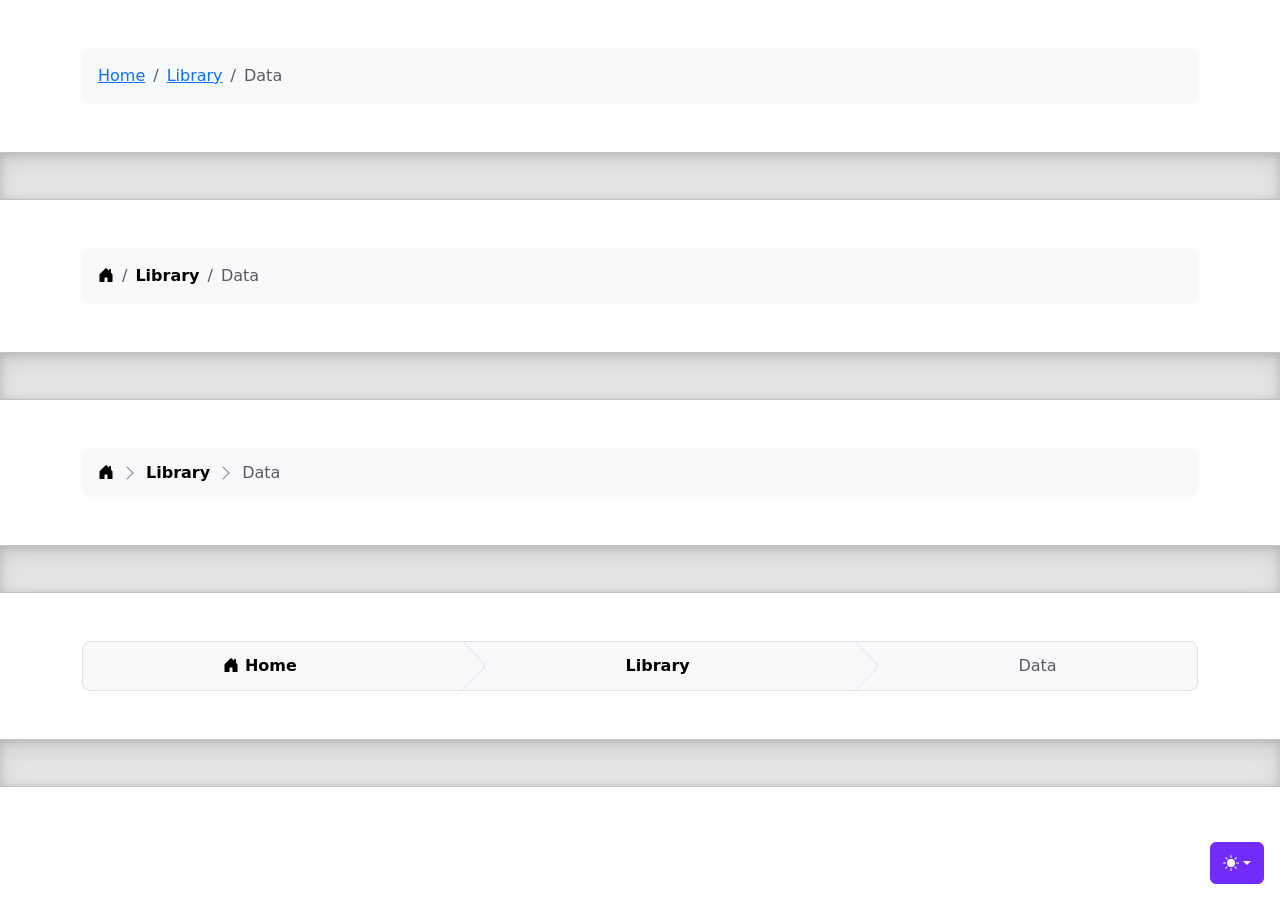
<file: BOOTSTRAP/examples/breadcrumbs/index.html>
<!doctype html>
<html lang="en" data-bs-theme="auto">
  <head>
    <meta charset="utf-8" />
    <meta name="viewport" content="width=device-width, initial-scale=1" />
    <meta name="description" content="" />
    <meta
      name="author"
      content="Mark Otto, Jacob Thornton, and Bootstrap contributors"
    />
    <meta name="generator" content="Astro v5.13.2" />
    <title>Breadcrumbs · Bootstrap v5.3</title>
    <link
      rel="canonical"
      href="https://getbootstrap.com/docs/5.3/examples/breadcrumbs/"
    />
    <script src="../assets/js/color-modes.js"></script>
    <link href="../assets/dist/css/bootstrap.min.css" rel="stylesheet" />
    <meta name="theme-color" content="#712cf9" />
    <link href="breadcrumbs.css" rel="stylesheet" />
    <style>
      .bd-placeholder-img {
        font-size: 1.125rem;
        text-anchor: middle;
        -webkit-user-select: none;
        -moz-user-select: none;
        user-select: none;
      }
      @media (min-width: 768px) {
        .bd-placeholder-img-lg {
          font-size: 3.5rem;
        }
      }
      .b-example-divider {
        width: 100%;
        height: 3rem;
        background-color: #0000001a;
        border: solid rgba(0, 0, 0, 0.15);
        border-width: 1px 0;
        box-shadow:
          inset 0 0.5em 1.5em #0000001a,
          inset 0 0.125em 0.5em #00000026;
      }
      .b-example-vr {
        flex-shrink: 0;
        width: 1.5rem;
        height: 100vh;
      }
      .bi {
        vertical-align: -0.125em;
        fill: currentColor;
      }
      .nav-scroller {
        position: relative;
        z-index: 2;
        height: 2.75rem;
        overflow-y: hidden;
      }
      .nav-scroller .nav {
        display: flex;
        flex-wrap: nowrap;
        padding-bottom: 1rem;
        margin-top: -1px;
        overflow-x: auto;
        text-align: center;
        white-space: nowrap;
        -webkit-overflow-scrolling: touch;
      }
      .btn-bd-primary {
        --bd-violet-bg: #712cf9;
        --bd-violet-rgb: 112.520718, 44.062154, 249.437846;
        --bs-btn-font-weight: 600;
        --bs-btn-color: var(--bs-white);
        --bs-btn-bg: var(--bd-violet-bg);
        --bs-btn-border-color: var(--bd-violet-bg);
        --bs-btn-hover-color: var(--bs-white);
        --bs-btn-hover-bg: #6528e0;
        --bs-btn-hover-border-color: #6528e0;
        --bs-btn-focus-shadow-rgb: var(--bd-violet-rgb);
        --bs-btn-active-color: var(--bs-btn-hover-color);
        --bs-btn-active-bg: #5a23c8;
        --bs-btn-active-border-color: #5a23c8;
      }
      .bd-mode-toggle {
        z-index: 1500;
      }
      .bd-mode-toggle .bi {
        width: 1em;
        height: 1em;
      }
      .bd-mode-toggle .dropdown-menu .active .bi {
        display: block !important;
      }
    </style>
  </head>
  <body>
    <svg xmlns="http://www.w3.org/2000/svg" class="d-none">
      <symbol id="check2" viewBox="0 0 16 16">
        <path
          d="M13.854 3.646a.5.5 0 0 1 0 .708l-7 7a.5.5 0 0 1-.708 0l-3.5-3.5a.5.5 0 1 1 .708-.708L6.5 10.293l6.646-6.647a.5.5 0 0 1 .708 0z"
        ></path>
      </symbol>
      <symbol id="circle-half" viewBox="0 0 16 16">
        <path
          d="M8 15A7 7 0 1 0 8 1v14zm0 1A8 8 0 1 1 8 0a8 8 0 0 1 0 16z"
        ></path>
      </symbol>
      <symbol id="moon-stars-fill" viewBox="0 0 16 16">
        <path
          d="M6 .278a.768.768 0 0 1 .08.858 7.208 7.208 0 0 0-.878 3.46c0 4.021 3.278 7.277 7.318 7.277.527 0 1.04-.055 1.533-.16a.787.787 0 0 1 .81.316.733.733 0 0 1-.031.893A8.349 8.349 0 0 1 8.344 16C3.734 16 0 12.286 0 7.71 0 4.266 2.114 1.312 5.124.06A.752.752 0 0 1 6 .278z"
        ></path>
        <path
          d="M10.794 3.148a.217.217 0 0 1 .412 0l.387 1.162c.173.518.579.924 1.097 1.097l1.162.387a.217.217 0 0 1 0 .412l-1.162.387a1.734 1.734 0 0 0-1.097 1.097l-.387 1.162a.217.217 0 0 1-.412 0l-.387-1.162A1.734 1.734 0 0 0 9.31 6.593l-1.162-.387a.217.217 0 0 1 0-.412l1.162-.387a1.734 1.734 0 0 0 1.097-1.097l.387-1.162zM13.863.099a.145.145 0 0 1 .274 0l.258.774c.115.346.386.617.732.732l.774.258a.145.145 0 0 1 0 .274l-.774.258a1.156 1.156 0 0 0-.732.732l-.258.774a.145.145 0 0 1-.274 0l-.258-.774a1.156 1.156 0 0 0-.732-.732l-.774-.258a.145.145 0 0 1 0-.274l.774-.258c.346-.115.617-.386.732-.732L13.863.1z"
        ></path>
      </symbol>
      <symbol id="sun-fill" viewBox="0 0 16 16">
        <path
          d="M8 12a4 4 0 1 0 0-8 4 4 0 0 0 0 8zM8 0a.5.5 0 0 1 .5.5v2a.5.5 0 0 1-1 0v-2A.5.5 0 0 1 8 0zm0 13a.5.5 0 0 1 .5.5v2a.5.5 0 0 1-1 0v-2A.5.5 0 0 1 8 13zm8-5a.5.5 0 0 1-.5.5h-2a.5.5 0 0 1 0-1h2a.5.5 0 0 1 .5.5zM3 8a.5.5 0 0 1-.5.5h-2a.5.5 0 0 1 0-1h2A.5.5 0 0 1 3 8zm10.657-5.657a.5.5 0 0 1 0 .707l-1.414 1.415a.5.5 0 1 1-.707-.708l1.414-1.414a.5.5 0 0 1 .707 0zm-9.193 9.193a.5.5 0 0 1 0 .707L3.05 13.657a.5.5 0 0 1-.707-.707l1.414-1.414a.5.5 0 0 1 .707 0zm9.193 2.121a.5.5 0 0 1-.707 0l-1.414-1.414a.5.5 0 0 1 .707-.707l1.414 1.414a.5.5 0 0 1 0 .707zM4.464 4.465a.5.5 0 0 1-.707 0L2.343 3.05a.5.5 0 1 1 .707-.707l1.414 1.414a.5.5 0 0 1 0 .708z"
        ></path>
      </symbol>
    </svg>
    <div
      class="dropdown position-fixed bottom-0 end-0 mb-3 me-3 bd-mode-toggle"
    >
      <button
        class="btn btn-bd-primary py-2 dropdown-toggle d-flex align-items-center"
        id="bd-theme"
        type="button"
        aria-expanded="false"
        data-bs-toggle="dropdown"
        aria-label="Toggle theme (auto)"
      >
        <svg class="bi my-1 theme-icon-active" aria-hidden="true">
          <use href="#circle-half"></use>
        </svg>
        <span class="visually-hidden" id="bd-theme-text">Toggle theme</span>
      </button>
      <ul
        class="dropdown-menu dropdown-menu-end shadow"
        aria-labelledby="bd-theme-text"
      >
        <li>
          <button
            type="button"
            class="dropdown-item d-flex align-items-center"
            data-bs-theme-value="light"
            aria-pressed="false"
          >
            <svg class="bi me-2 opacity-50" aria-hidden="true">
              <use href="#sun-fill"></use>
            </svg>
            Light
            <svg class="bi ms-auto d-none" aria-hidden="true">
              <use href="#check2"></use>
            </svg>
          </button>
        </li>
        <li>
          <button
            type="button"
            class="dropdown-item d-flex align-items-center"
            data-bs-theme-value="dark"
            aria-pressed="false"
          >
            <svg class="bi me-2 opacity-50" aria-hidden="true">
              <use href="#moon-stars-fill"></use>
            </svg>
            Dark
            <svg class="bi ms-auto d-none" aria-hidden="true">
              <use href="#check2"></use>
            </svg>
          </button>
        </li>
        <li>
          <button
            type="button"
            class="dropdown-item d-flex align-items-center active"
            data-bs-theme-value="auto"
            aria-pressed="true"
          >
            <svg class="bi me-2 opacity-50" aria-hidden="true">
              <use href="#circle-half"></use>
            </svg>
            Auto
            <svg class="bi ms-auto d-none" aria-hidden="true">
              <use href="#check2"></use>
            </svg>
          </button>
        </li>
      </ul>
    </div>
    <svg xmlns="http://www.w3.org/2000/svg" class="d-none">
      <symbol id="house-door-fill" viewBox="0 0 16 16">
        <path
          d="M6.5 14.5v-3.505c0-.245.25-.495.5-.495h2c.25 0 .5.25.5.5v3.5a.5.5 0 0 0 .5.5h4a.5.5 0 0 0 .5-.5v-7a.5.5 0 0 0-.146-.354L13 5.793V2.5a.5.5 0 0 0-.5-.5h-1a.5.5 0 0 0-.5.5v1.293L8.354 1.146a.5.5 0 0 0-.708 0l-6 6A.5.5 0 0 0 1.5 7.5v7a.5.5 0 0 0 .5.5h4a.5.5 0 0 0 .5-.5z"
        ></path>
      </symbol>
    </svg>
    <div class="container my-5">
      <nav aria-label="breadcrumb">
        <ol class="breadcrumb p-3 bg-body-tertiary rounded-3">
          <li class="breadcrumb-item"><a href="#">Home</a></li>
          <li class="breadcrumb-item"><a href="#">Library</a></li>
          <li class="breadcrumb-item active" aria-current="page">Data</li>
        </ol>
      </nav>
    </div>
    <div class="b-example-divider"></div>
    <div class="container my-5">
      <nav aria-label="breadcrumb">
        <ol class="breadcrumb p-3 bg-body-tertiary rounded-3">
          <li class="breadcrumb-item">
            <a class="link-body-emphasis" href="#">
              <svg class="bi" width="16" height="16" aria-hidden="true">
                <use xlink:href="#house-door-fill"></use>
              </svg>
              <span class="visually-hidden">Home</span>
            </a>
          </li>
          <li class="breadcrumb-item">
            <a
              class="link-body-emphasis fw-semibold text-decoration-none"
              href="#"
              >Library</a
            >
          </li>
          <li class="breadcrumb-item active" aria-current="page">Data</li>
        </ol>
      </nav>
    </div>
    <div class="b-example-divider"></div>
    <div class="container my-5">
      <nav aria-label="breadcrumb">
        <ol
          class="breadcrumb breadcrumb-chevron p-3 bg-body-tertiary rounded-3"
        >
          <li class="breadcrumb-item">
            <a class="link-body-emphasis" href="#">
              <svg class="bi" width="16" height="16" aria-hidden="true">
                <use xlink:href="#house-door-fill"></use>
              </svg>
              <span class="visually-hidden">Home</span>
            </a>
          </li>
          <li class="breadcrumb-item">
            <a
              class="link-body-emphasis fw-semibold text-decoration-none"
              href="#"
              >Library</a
            >
          </li>
          <li class="breadcrumb-item active" aria-current="page">Data</li>
        </ol>
      </nav>
    </div>
    <div class="b-example-divider"></div>
    <div class="container my-5">
      <nav aria-label="breadcrumb">
        <ol
          class="breadcrumb breadcrumb-custom overflow-hidden text-center bg-body-tertiary border rounded-3"
        >
          <li class="breadcrumb-item">
            <a
              class="link-body-emphasis fw-semibold text-decoration-none"
              href="#"
            >
              <svg class="bi" width="16" height="16" aria-hidden="true">
                <use xlink:href="#house-door-fill"></use>
              </svg>
              Home
            </a>
          </li>
          <li class="breadcrumb-item">
            <a
              class="link-body-emphasis fw-semibold text-decoration-none"
              href="#"
              >Library</a
            >
          </li>
          <li class="breadcrumb-item active" aria-current="page">Data</li>
        </ol>
      </nav>
    </div>
    <div class="b-example-divider"></div>
    <script
      src="../assets/dist/js/bootstrap.bundle.min.js"
      class="astro-vvvwv3sm"
    ></script>
  </body>
</html>
</file>
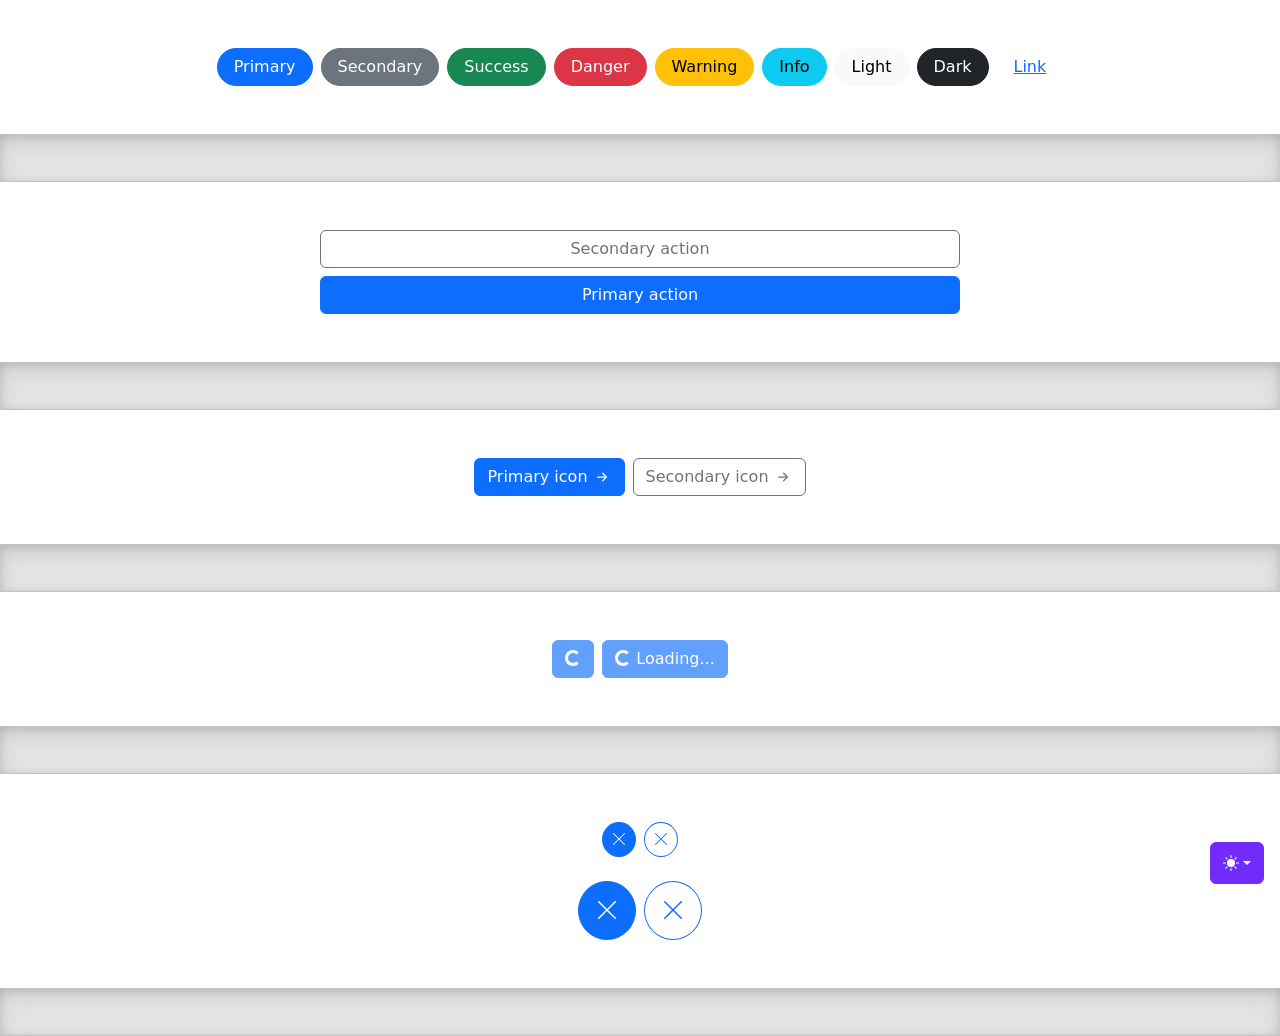
<file: BOOTSTRAP/examples/buttons/index.html>
<!doctype html>
<html lang="en" data-bs-theme="auto">
  <head>
    <meta charset="utf-8" />
    <meta name="viewport" content="width=device-width, initial-scale=1" />
    <meta name="description" content="" />
    <meta
      name="author"
      content="Mark Otto, Jacob Thornton, and Bootstrap contributors"
    />
    <meta name="generator" content="Astro v5.13.2" />
    <title>Buttons · Bootstrap v5.3</title>
    <link
      rel="canonical"
      href="https://getbootstrap.com/docs/5.3/examples/buttons/"
    />
    <script src="../assets/js/color-modes.js"></script>
    <link href="../assets/dist/css/bootstrap.min.css" rel="stylesheet" />
    <meta name="theme-color" content="#712cf9" />
    <style>
      .bd-placeholder-img {
        font-size: 1.125rem;
        text-anchor: middle;
        -webkit-user-select: none;
        -moz-user-select: none;
        user-select: none;
      }
      @media (min-width: 768px) {
        .bd-placeholder-img-lg {
          font-size: 3.5rem;
        }
      }
      .b-example-divider {
        width: 100%;
        height: 3rem;
        background-color: #0000001a;
        border: solid rgba(0, 0, 0, 0.15);
        border-width: 1px 0;
        box-shadow:
          inset 0 0.5em 1.5em #0000001a,
          inset 0 0.125em 0.5em #00000026;
      }
      .b-example-vr {
        flex-shrink: 0;
        width: 1.5rem;
        height: 100vh;
      }
      .bi {
        vertical-align: -0.125em;
        fill: currentColor;
      }
      .nav-scroller {
        position: relative;
        z-index: 2;
        height: 2.75rem;
        overflow-y: hidden;
      }
      .nav-scroller .nav {
        display: flex;
        flex-wrap: nowrap;
        padding-bottom: 1rem;
        margin-top: -1px;
        overflow-x: auto;
        text-align: center;
        white-space: nowrap;
        -webkit-overflow-scrolling: touch;
      }
      .btn-bd-primary {
        --bd-violet-bg: #712cf9;
        --bd-violet-rgb: 112.520718, 44.062154, 249.437846;
        --bs-btn-font-weight: 600;
        --bs-btn-color: var(--bs-white);
        --bs-btn-bg: var(--bd-violet-bg);
        --bs-btn-border-color: var(--bd-violet-bg);
        --bs-btn-hover-color: var(--bs-white);
        --bs-btn-hover-bg: #6528e0;
        --bs-btn-hover-border-color: #6528e0;
        --bs-btn-focus-shadow-rgb: var(--bd-violet-rgb);
        --bs-btn-active-color: var(--bs-btn-hover-color);
        --bs-btn-active-bg: #5a23c8;
        --bs-btn-active-border-color: #5a23c8;
      }
      .bd-mode-toggle {
        z-index: 1500;
      }
      .bd-mode-toggle .bi {
        width: 1em;
        height: 1em;
      }
      .bd-mode-toggle .dropdown-menu .active .bi {
        display: block !important;
      }
    </style>
  </head>
  <body>
    <svg xmlns="http://www.w3.org/2000/svg" class="d-none">
      <symbol id="check2" viewBox="0 0 16 16">
        <path
          d="M13.854 3.646a.5.5 0 0 1 0 .708l-7 7a.5.5 0 0 1-.708 0l-3.5-3.5a.5.5 0 1 1 .708-.708L6.5 10.293l6.646-6.647a.5.5 0 0 1 .708 0z"
        ></path>
      </symbol>
      <symbol id="circle-half" viewBox="0 0 16 16">
        <path
          d="M8 15A7 7 0 1 0 8 1v14zm0 1A8 8 0 1 1 8 0a8 8 0 0 1 0 16z"
        ></path>
      </symbol>
      <symbol id="moon-stars-fill" viewBox="0 0 16 16">
        <path
          d="M6 .278a.768.768 0 0 1 .08.858 7.208 7.208 0 0 0-.878 3.46c0 4.021 3.278 7.277 7.318 7.277.527 0 1.04-.055 1.533-.16a.787.787 0 0 1 .81.316.733.733 0 0 1-.031.893A8.349 8.349 0 0 1 8.344 16C3.734 16 0 12.286 0 7.71 0 4.266 2.114 1.312 5.124.06A.752.752 0 0 1 6 .278z"
        ></path>
        <path
          d="M10.794 3.148a.217.217 0 0 1 .412 0l.387 1.162c.173.518.579.924 1.097 1.097l1.162.387a.217.217 0 0 1 0 .412l-1.162.387a1.734 1.734 0 0 0-1.097 1.097l-.387 1.162a.217.217 0 0 1-.412 0l-.387-1.162A1.734 1.734 0 0 0 9.31 6.593l-1.162-.387a.217.217 0 0 1 0-.412l1.162-.387a1.734 1.734 0 0 0 1.097-1.097l.387-1.162zM13.863.099a.145.145 0 0 1 .274 0l.258.774c.115.346.386.617.732.732l.774.258a.145.145 0 0 1 0 .274l-.774.258a1.156 1.156 0 0 0-.732.732l-.258.774a.145.145 0 0 1-.274 0l-.258-.774a1.156 1.156 0 0 0-.732-.732l-.774-.258a.145.145 0 0 1 0-.274l.774-.258c.346-.115.617-.386.732-.732L13.863.1z"
        ></path>
      </symbol>
      <symbol id="sun-fill" viewBox="0 0 16 16">
        <path
          d="M8 12a4 4 0 1 0 0-8 4 4 0 0 0 0 8zM8 0a.5.5 0 0 1 .5.5v2a.5.5 0 0 1-1 0v-2A.5.5 0 0 1 8 0zm0 13a.5.5 0 0 1 .5.5v2a.5.5 0 0 1-1 0v-2A.5.5 0 0 1 8 13zm8-5a.5.5 0 0 1-.5.5h-2a.5.5 0 0 1 0-1h2a.5.5 0 0 1 .5.5zM3 8a.5.5 0 0 1-.5.5h-2a.5.5 0 0 1 0-1h2A.5.5 0 0 1 3 8zm10.657-5.657a.5.5 0 0 1 0 .707l-1.414 1.415a.5.5 0 1 1-.707-.708l1.414-1.414a.5.5 0 0 1 .707 0zm-9.193 9.193a.5.5 0 0 1 0 .707L3.05 13.657a.5.5 0 0 1-.707-.707l1.414-1.414a.5.5 0 0 1 .707 0zm9.193 2.121a.5.5 0 0 1-.707 0l-1.414-1.414a.5.5 0 0 1 .707-.707l1.414 1.414a.5.5 0 0 1 0 .707zM4.464 4.465a.5.5 0 0 1-.707 0L2.343 3.05a.5.5 0 1 1 .707-.707l1.414 1.414a.5.5 0 0 1 0 .708z"
        ></path>
      </symbol>
    </svg>
    <div
      class="dropdown position-fixed bottom-0 end-0 mb-3 me-3 bd-mode-toggle"
    >
      <button
        class="btn btn-bd-primary py-2 dropdown-toggle d-flex align-items-center"
        id="bd-theme"
        type="button"
        aria-expanded="false"
        data-bs-toggle="dropdown"
        aria-label="Toggle theme (auto)"
      >
        <svg class="bi my-1 theme-icon-active" aria-hidden="true">
          <use href="#circle-half"></use>
        </svg>
        <span class="visually-hidden" id="bd-theme-text">Toggle theme</span>
      </button>
      <ul
        class="dropdown-menu dropdown-menu-end shadow"
        aria-labelledby="bd-theme-text"
      >
        <li>
          <button
            type="button"
            class="dropdown-item d-flex align-items-center"
            data-bs-theme-value="light"
            aria-pressed="false"
          >
            <svg class="bi me-2 opacity-50" aria-hidden="true">
              <use href="#sun-fill"></use>
            </svg>
            Light
            <svg class="bi ms-auto d-none" aria-hidden="true">
              <use href="#check2"></use>
            </svg>
          </button>
        </li>
        <li>
          <button
            type="button"
            class="dropdown-item d-flex align-items-center"
            data-bs-theme-value="dark"
            aria-pressed="false"
          >
            <svg class="bi me-2 opacity-50" aria-hidden="true">
              <use href="#moon-stars-fill"></use>
            </svg>
            Dark
            <svg class="bi ms-auto d-none" aria-hidden="true">
              <use href="#check2"></use>
            </svg>
          </button>
        </li>
        <li>
          <button
            type="button"
            class="dropdown-item d-flex align-items-center active"
            data-bs-theme-value="auto"
            aria-pressed="true"
          >
            <svg class="bi me-2 opacity-50" aria-hidden="true">
              <use href="#circle-half"></use>
            </svg>
            Auto
            <svg class="bi ms-auto d-none" aria-hidden="true">
              <use href="#check2"></use>
            </svg>
          </button>
        </li>
      </ul>
    </div>
    <svg xmlns="http://www.w3.org/2000/svg" class="d-none">
      <symbol id="arrow-right-short" viewBox="0 0 16 16">
        <path
          fill-rule="evenodd"
          d="M4 8a.5.5 0 0 1 .5-.5h5.793L8.146 5.354a.5.5 0 1 1 .708-.708l3 3a.5.5 0 0 1 0 .708l-3 3a.5.5 0 0 1-.708-.708L10.293 8.5H4.5A.5.5 0 0 1 4 8z"
        ></path>
      </symbol>
      <symbol id="x-lg" viewBox="0 0 16 16">
        <path
          fill-rule="evenodd"
          d="M13.854 2.146a.5.5 0 0 1 0 .708l-11 11a.5.5 0 0 1-.708-.708l11-11a.5.5 0 0 1 .708 0Z"
        ></path>
        <path
          fill-rule="evenodd"
          d="M2.146 2.146a.5.5 0 0 0 0 .708l11 11a.5.5 0 0 0 .708-.708l-11-11a.5.5 0 0 0-.708 0Z"
        ></path>
      </symbol>
    </svg>
    <div class="d-flex gap-2 justify-content-center py-5">
      <button class="btn btn-primary rounded-pill px-3" type="button">
        Primary
      </button>
      <button class="btn btn-secondary rounded-pill px-3" type="button">
        Secondary
      </button>
      <button class="btn btn-success rounded-pill px-3" type="button">
        Success
      </button>
      <button class="btn btn-danger rounded-pill px-3" type="button">
        Danger
      </button>
      <button class="btn btn-warning rounded-pill px-3" type="button">
        Warning
      </button>
      <button class="btn btn-info rounded-pill px-3" type="button">Info</button>
      <button class="btn btn-light rounded-pill px-3" type="button">
        Light
      </button>
      <button class="btn btn-dark rounded-pill px-3" type="button">Dark</button>
      <button class="btn btn-link rounded-pill px-3" type="button">Link</button>
    </div>
    <div class="b-example-divider"></div>
    <div class="col-lg-6 col-xxl-4 my-5 mx-auto">
      <div class="d-grid gap-2">
        <button class="btn btn-outline-secondary" type="button">
          Secondary action
        </button>
        <button class="btn btn-primary" type="button">Primary action</button>
      </div>
    </div>
    <div class="b-example-divider"></div>
    <div class="d-flex gap-2 justify-content-center py-5">
      <button
        class="btn btn-primary d-inline-flex align-items-center"
        type="button"
      >
        Primary icon
        <svg class="bi ms-1" width="20" height="20" aria-hidden="true">
          <use xlink:href="#arrow-right-short"></use>
        </svg>
      </button>
      <button
        class="btn btn-outline-secondary d-inline-flex align-items-center"
        type="button"
      >
        Secondary icon
        <svg class="bi ms-1" width="20" height="20" aria-hidden="true">
          <use xlink:href="#arrow-right-short"></use>
        </svg>
      </button>
    </div>
    <div class="b-example-divider"></div>
    <div class="d-flex gap-2 justify-content-center py-5">
      <button class="btn btn-primary" type="button" disabled>
        <span
          class="spinner-border spinner-border-sm"
          aria-hidden="true"
        ></span>
        <span class="visually-hidden" role="status">Loading...</span>
      </button>
      <button class="btn btn-primary" type="button" disabled>
        <span
          class="spinner-border spinner-border-sm"
          aria-hidden="true"
        ></span>
        <span role="status">Loading...</span>
      </button>
    </div>
    <div class="b-example-divider"></div>
    <div class="d-flex gap-2 justify-content-center pt-5 pb-4">
      <button class="btn btn-primary rounded-circle p-2 lh-1" type="button">
        <svg class="bi" width="16" height="16" aria-hidden="true">
          <use xlink:href="#x-lg"></use>
        </svg>
        <span class="visually-hidden">Dismiss</span>
      </button>
      <button
        class="btn btn-outline-primary rounded-circle p-2 lh-1"
        type="button"
      >
        <svg class="bi" width="16" height="16" aria-hidden="true">
          <use xlink:href="#x-lg"></use>
        </svg>
        <span class="visually-hidden">Dismiss</span>
      </button>
    </div>
    <div class="d-flex gap-2 justify-content-center pb-5">
      <button class="btn btn-primary rounded-circle p-3 lh-1" type="button">
        <svg class="bi" width="24" height="24" aria-hidden="true">
          <use xlink:href="#x-lg"></use>
        </svg>
        <span class="visually-hidden">Dismiss</span>
      </button>
      <button
        class="btn btn-outline-primary rounded-circle p-3 lh-1"
        type="button"
      >
        <svg class="bi" width="24" height="24" aria-hidden="true">
          <use xlink:href="#x-lg"></use>
        </svg>
        <span class="visually-hidden">Dismiss</span>
      </button>
    </div>
    <div class="b-example-divider"></div>
    <script
      src="../assets/dist/js/bootstrap.bundle.min.js"
      class="astro-vvvwv3sm"
    ></script>
  </body>
</html>
</file>
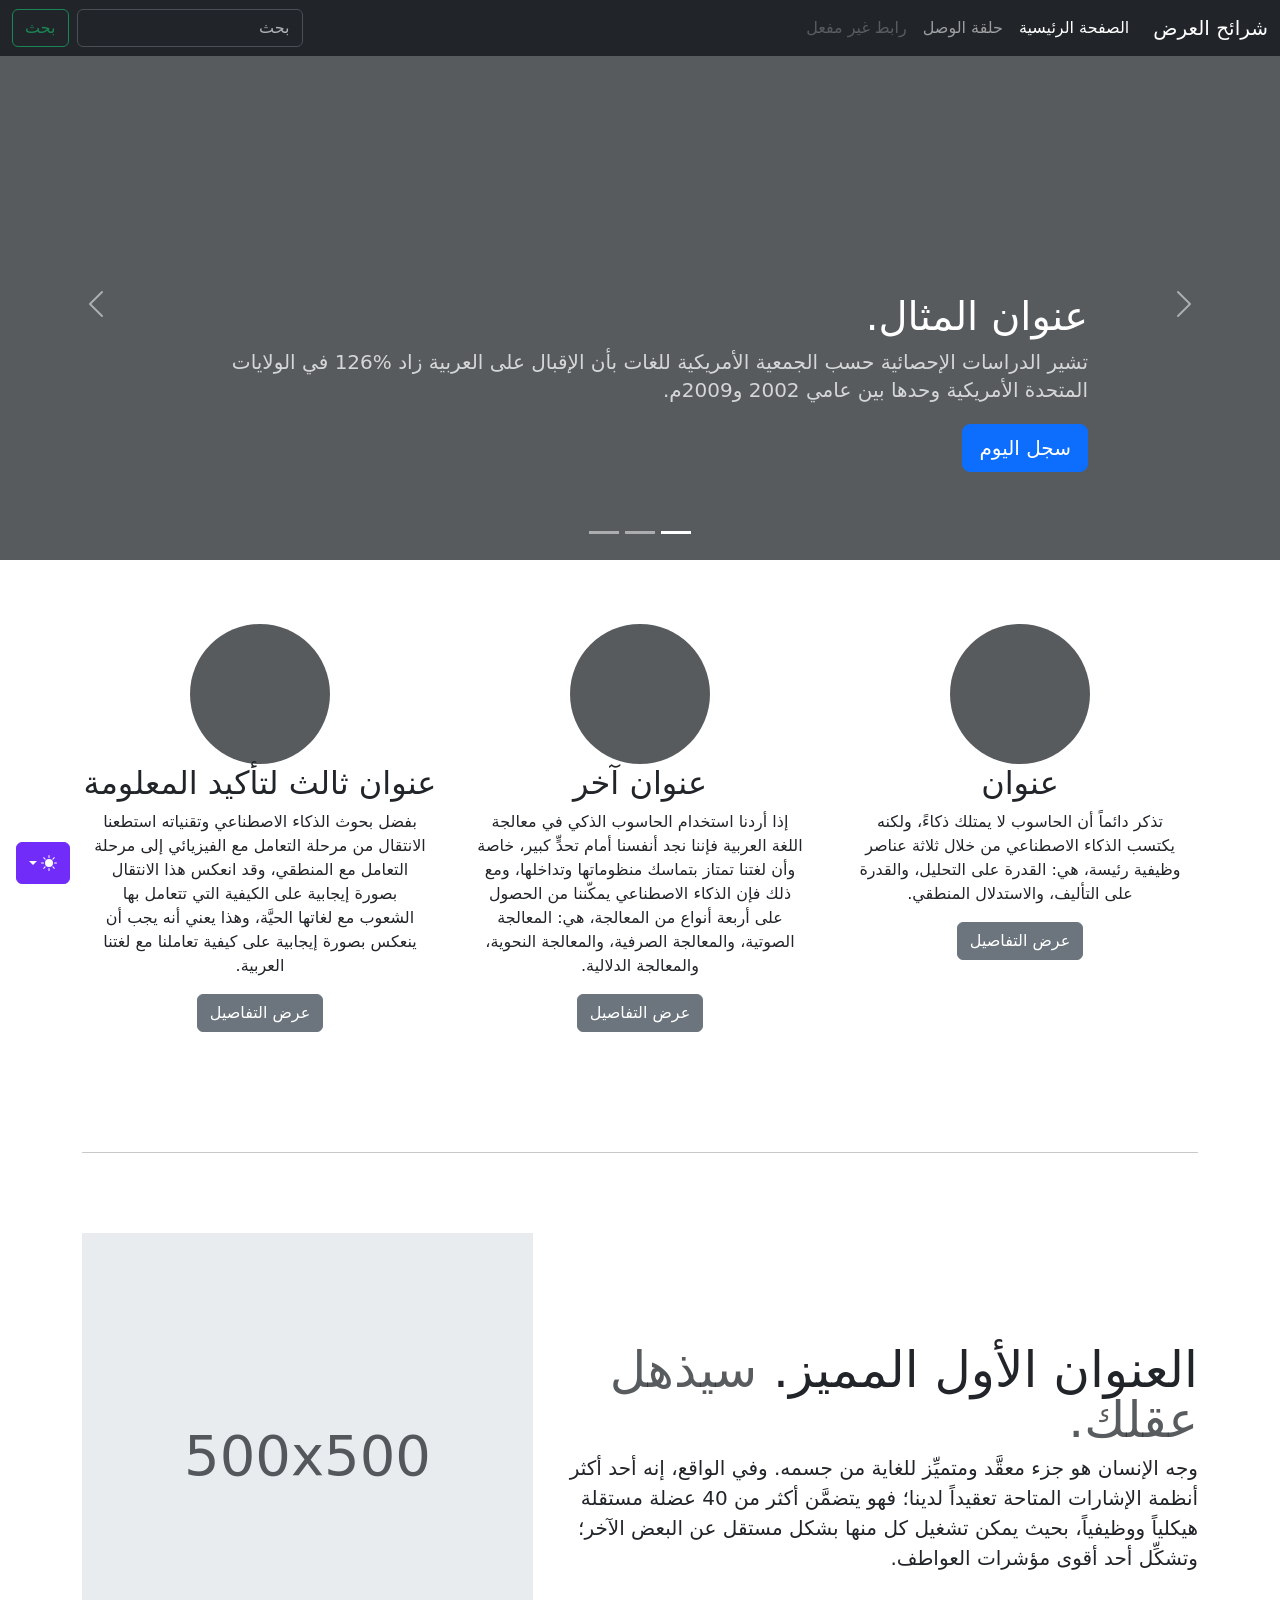
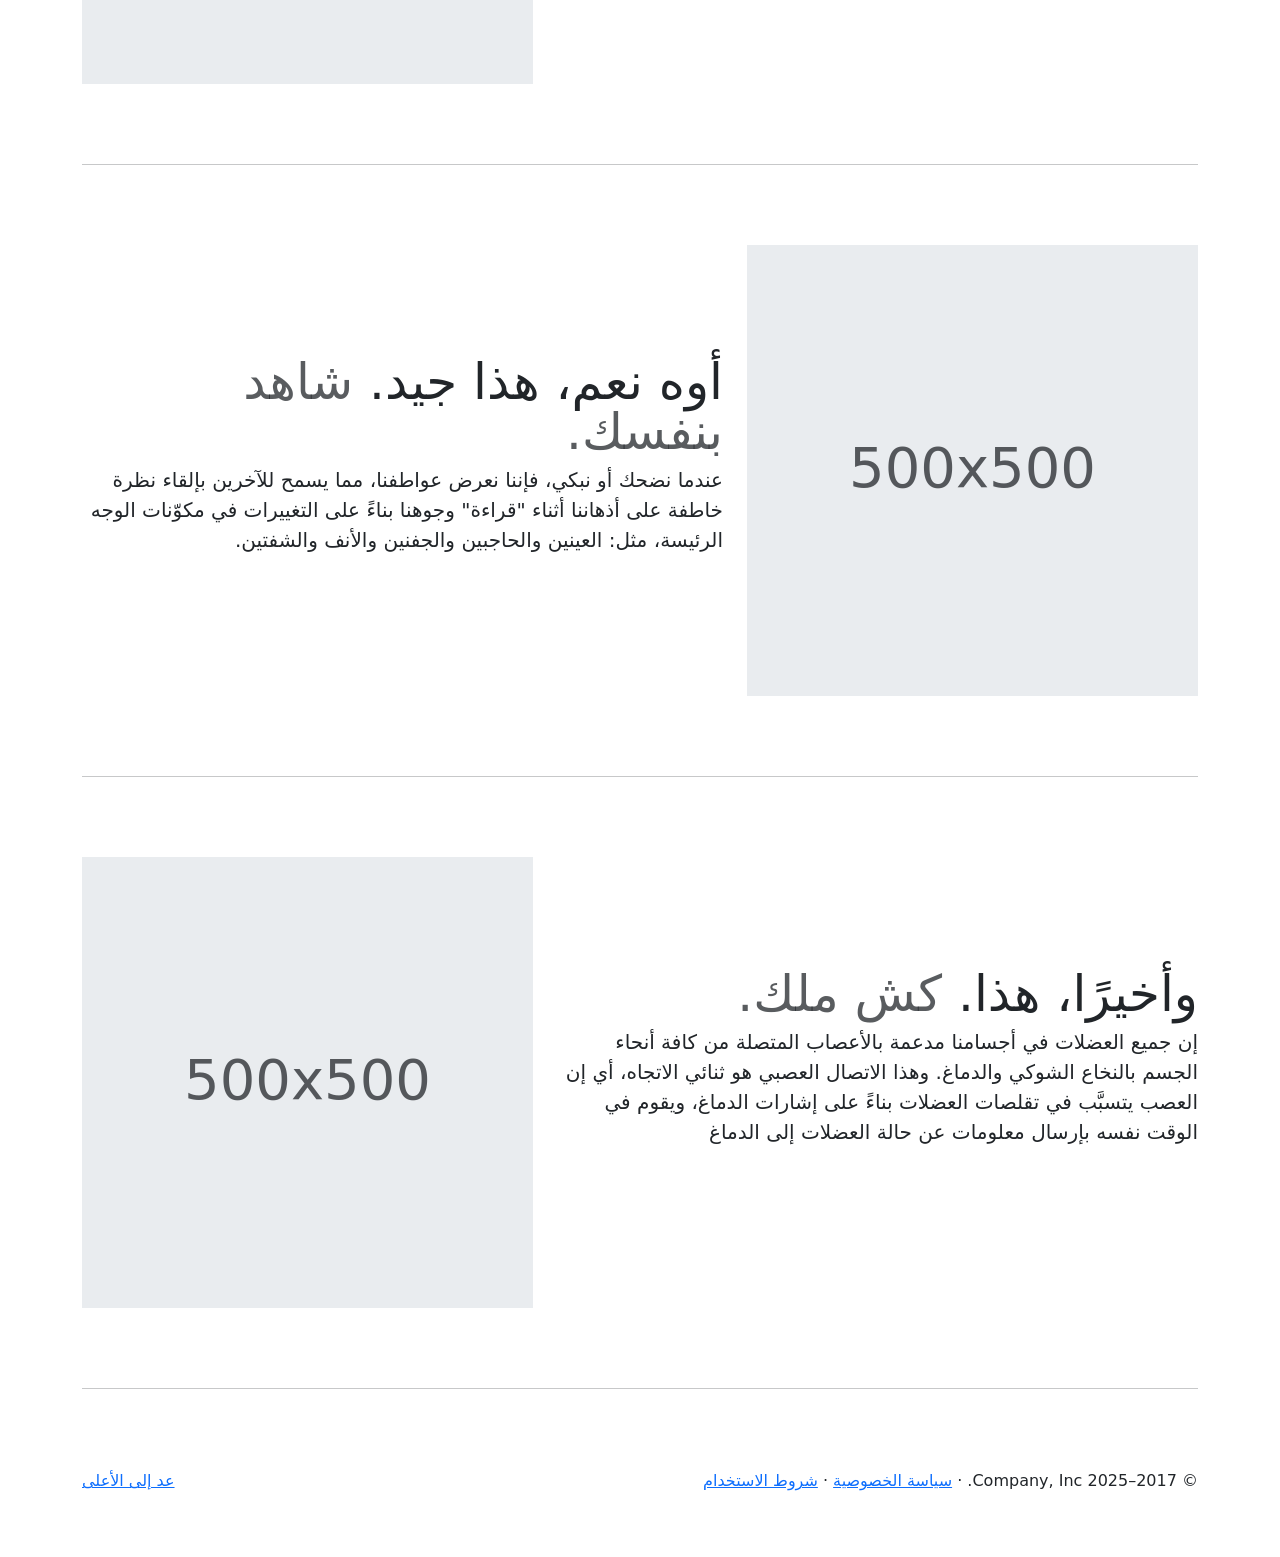
<file: BOOTSTRAP/examples/carousel-rtl/index.html>
<!doctype html>
<html lang="ar" dir="rtl" data-bs-theme="auto">
  <head>
    <meta charset="utf-8" />
    <meta name="viewport" content="width=device-width, initial-scale=1" />
    <meta name="description" content="" />
    <meta
      name="author"
      content="Mark Otto, Jacob Thornton, and Bootstrap contributors"
    />
    <meta name="generator" content="Astro v5.13.2" />
    <title>قالب شرائح العرض · Bootstrap v5.3</title>
    <link
      rel="canonical"
      href="https://getbootstrap.com/docs/5.3/examples/carousel-rtl/"
    />
    <script src="../assets/js/color-modes.js"></script>
    <link href="../assets/dist/css/bootstrap.rtl.min.css" rel="stylesheet" />
    <meta name="theme-color" content="#712cf9" />
    <link href="../carousel/carousel.rtl.css" rel="stylesheet" />
    <style>
      .bd-placeholder-img {
        font-size: 1.125rem;
        text-anchor: middle;
        -webkit-user-select: none;
        -moz-user-select: none;
        user-select: none;
      }
      @media (min-width: 768px) {
        .bd-placeholder-img-lg {
          font-size: 3.5rem;
        }
      }
      .b-example-divider {
        width: 100%;
        height: 3rem;
        background-color: #0000001a;
        border: solid rgba(0, 0, 0, 0.15);
        border-width: 1px 0;
        box-shadow:
          inset 0 0.5em 1.5em #0000001a,
          inset 0 0.125em 0.5em #00000026;
      }
      .b-example-vr {
        flex-shrink: 0;
        width: 1.5rem;
        height: 100vh;
      }
      .bi {
        vertical-align: -0.125em;
        fill: currentColor;
      }
      .nav-scroller {
        position: relative;
        z-index: 2;
        height: 2.75rem;
        overflow-y: hidden;
      }
      .nav-scroller .nav {
        display: flex;
        flex-wrap: nowrap;
        padding-bottom: 1rem;
        margin-top: -1px;
        overflow-x: auto;
        text-align: center;
        white-space: nowrap;
        -webkit-overflow-scrolling: touch;
      }
      .btn-bd-primary {
        --bd-violet-bg: #712cf9;
        --bd-violet-rgb: 112.520718, 44.062154, 249.437846;
        --bs-btn-font-weight: 600;
        --bs-btn-color: var(--bs-white);
        --bs-btn-bg: var(--bd-violet-bg);
        --bs-btn-border-color: var(--bd-violet-bg);
        --bs-btn-hover-color: var(--bs-white);
        --bs-btn-hover-bg: #6528e0;
        --bs-btn-hover-border-color: #6528e0;
        --bs-btn-focus-shadow-rgb: var(--bd-violet-rgb);
        --bs-btn-active-color: var(--bs-btn-hover-color);
        --bs-btn-active-bg: #5a23c8;
        --bs-btn-active-border-color: #5a23c8;
      }
      .bd-mode-toggle {
        z-index: 1500;
      }
      .bd-mode-toggle .bi {
        width: 1em;
        height: 1em;
      }
      .bd-mode-toggle .dropdown-menu .active .bi {
        display: block !important;
      }
    </style>
  </head>
  <body>
    <svg xmlns="http://www.w3.org/2000/svg" class="d-none">
      <symbol id="check2" viewBox="0 0 16 16">
        <path
          d="M13.854 3.646a.5.5 0 0 1 0 .708l-7 7a.5.5 0 0 1-.708 0l-3.5-3.5a.5.5 0 1 1 .708-.708L6.5 10.293l6.646-6.647a.5.5 0 0 1 .708 0z"
        ></path>
      </symbol>
      <symbol id="circle-half" viewBox="0 0 16 16">
        <path
          d="M8 15A7 7 0 1 0 8 1v14zm0 1A8 8 0 1 1 8 0a8 8 0 0 1 0 16z"
        ></path>
      </symbol>
      <symbol id="moon-stars-fill" viewBox="0 0 16 16">
        <path
          d="M6 .278a.768.768 0 0 1 .08.858 7.208 7.208 0 0 0-.878 3.46c0 4.021 3.278 7.277 7.318 7.277.527 0 1.04-.055 1.533-.16a.787.787 0 0 1 .81.316.733.733 0 0 1-.031.893A8.349 8.349 0 0 1 8.344 16C3.734 16 0 12.286 0 7.71 0 4.266 2.114 1.312 5.124.06A.752.752 0 0 1 6 .278z"
        ></path>
        <path
          d="M10.794 3.148a.217.217 0 0 1 .412 0l.387 1.162c.173.518.579.924 1.097 1.097l1.162.387a.217.217 0 0 1 0 .412l-1.162.387a1.734 1.734 0 0 0-1.097 1.097l-.387 1.162a.217.217 0 0 1-.412 0l-.387-1.162A1.734 1.734 0 0 0 9.31 6.593l-1.162-.387a.217.217 0 0 1 0-.412l1.162-.387a1.734 1.734 0 0 0 1.097-1.097l.387-1.162zM13.863.099a.145.145 0 0 1 .274 0l.258.774c.115.346.386.617.732.732l.774.258a.145.145 0 0 1 0 .274l-.774.258a1.156 1.156 0 0 0-.732.732l-.258.774a.145.145 0 0 1-.274 0l-.258-.774a1.156 1.156 0 0 0-.732-.732l-.774-.258a.145.145 0 0 1 0-.274l.774-.258c.346-.115.617-.386.732-.732L13.863.1z"
        ></path>
      </symbol>
      <symbol id="sun-fill" viewBox="0 0 16 16">
        <path
          d="M8 12a4 4 0 1 0 0-8 4 4 0 0 0 0 8zM8 0a.5.5 0 0 1 .5.5v2a.5.5 0 0 1-1 0v-2A.5.5 0 0 1 8 0zm0 13a.5.5 0 0 1 .5.5v2a.5.5 0 0 1-1 0v-2A.5.5 0 0 1 8 13zm8-5a.5.5 0 0 1-.5.5h-2a.5.5 0 0 1 0-1h2a.5.5 0 0 1 .5.5zM3 8a.5.5 0 0 1-.5.5h-2a.5.5 0 0 1 0-1h2A.5.5 0 0 1 3 8zm10.657-5.657a.5.5 0 0 1 0 .707l-1.414 1.415a.5.5 0 1 1-.707-.708l1.414-1.414a.5.5 0 0 1 .707 0zm-9.193 9.193a.5.5 0 0 1 0 .707L3.05 13.657a.5.5 0 0 1-.707-.707l1.414-1.414a.5.5 0 0 1 .707 0zm9.193 2.121a.5.5 0 0 1-.707 0l-1.414-1.414a.5.5 0 0 1 .707-.707l1.414 1.414a.5.5 0 0 1 0 .707zM4.464 4.465a.5.5 0 0 1-.707 0L2.343 3.05a.5.5 0 1 1 .707-.707l1.414 1.414a.5.5 0 0 1 0 .708z"
        ></path>
      </symbol>
    </svg>
    <div
      class="dropdown position-fixed bottom-0 end-0 mb-3 me-3 bd-mode-toggle"
    >
      <button
        class="btn btn-bd-primary py-2 dropdown-toggle d-flex align-items-center"
        id="bd-theme"
        type="button"
        aria-expanded="false"
        data-bs-toggle="dropdown"
        aria-label="Toggle theme (auto)"
      >
        <svg class="bi my-1 theme-icon-active" aria-hidden="true">
          <use href="#circle-half"></use>
        </svg>
        <span class="visually-hidden" id="bd-theme-text">Toggle theme</span>
      </button>
      <ul
        class="dropdown-menu dropdown-menu-end shadow"
        aria-labelledby="bd-theme-text"
      >
        <li>
          <button
            type="button"
            class="dropdown-item d-flex align-items-center"
            data-bs-theme-value="light"
            aria-pressed="false"
          >
            <svg class="bi me-2 opacity-50" aria-hidden="true">
              <use href="#sun-fill"></use>
            </svg>
            Light
            <svg class="bi ms-auto d-none" aria-hidden="true">
              <use href="#check2"></use>
            </svg>
          </button>
        </li>
        <li>
          <button
            type="button"
            class="dropdown-item d-flex align-items-center"
            data-bs-theme-value="dark"
            aria-pressed="false"
          >
            <svg class="bi me-2 opacity-50" aria-hidden="true">
              <use href="#moon-stars-fill"></use>
            </svg>
            Dark
            <svg class="bi ms-auto d-none" aria-hidden="true">
              <use href="#check2"></use>
            </svg>
          </button>
        </li>
        <li>
          <button
            type="button"
            class="dropdown-item d-flex align-items-center active"
            data-bs-theme-value="auto"
            aria-pressed="true"
          >
            <svg class="bi me-2 opacity-50" aria-hidden="true">
              <use href="#circle-half"></use>
            </svg>
            Auto
            <svg class="bi ms-auto d-none" aria-hidden="true">
              <use href="#check2"></use>
            </svg>
          </button>
        </li>
      </ul>
    </div>
    <header data-bs-theme="dark">
      <nav class="navbar navbar-expand-md navbar-dark fixed-top bg-dark">
        <div class="container-fluid">
          <a class="navbar-brand" href="#">شرائح العرض</a>
          <button
            class="navbar-toggler"
            type="button"
            data-bs-toggle="collapse"
            data-bs-target="#navbarCollapse"
            aria-controls="navbarCollapse"
            aria-expanded="false"
            aria-label="تبديل التنقل"
          >
            <span class="navbar-toggler-icon"></span>
          </button>
          <div class="collapse navbar-collapse" id="navbarCollapse">
            <ul class="navbar-nav me-auto mb-2 mb-md-0">
              <li class="nav-item">
                <a class="nav-link active" aria-current="page" href="#"
                  >الصفحة الرئيسية</a
                >
              </li>
              <li class="nav-item">
                <a class="nav-link" href="#">حلقة الوصل</a>
              </li>
              <li class="nav-item">
                <a class="nav-link disabled" aria-disabled="true"
                  >رابط غير مفعل</a
                >
              </li>
            </ul>
            <form class="d-flex" role="search">
              <input
                class="form-control me-2"
                type="search"
                placeholder="بحث"
                aria-label="بحث"
              />
              <button class="btn btn-outline-success" type="submit">بحث</button>
            </form>
          </div>
        </div>
      </nav>
    </header>
    <main>
      <div id="myCarousel" class="carousel slide mb-6" data-bs-ride="carousel">
        <div class="carousel-indicators">
          <button
            type="button"
            data-bs-target="#myCarousel"
            data-bs-slide-to="0"
            class="active"
            aria-current="true"
            aria-label="Slide 1"
          ></button>
          <button
            type="button"
            data-bs-target="#myCarousel"
            data-bs-slide-to="1"
            aria-label="Slide 2"
          ></button>
          <button
            type="button"
            data-bs-target="#myCarousel"
            data-bs-slide-to="2"
            aria-label="Slide 3"
          ></button>
        </div>
        <div class="carousel-inner">
          <div class="carousel-item active">
            <svg
              aria-hidden="true"
              class="bd-placeholder-img"
              height="100%"
              preserveAspectRatio="xMidYMid slice"
              width="100%"
              xmlns="http://www.w3.org/2000/svg"
            >
              <rect
                width="100%"
                height="100%"
                fill="var(--bs-secondary-color)"
              ></rect>
            </svg>
            <div class="container">
              <div class="carousel-caption text-start">
                <h1>عنوان المثال.</h1>
                <p class="opacity-75">
                  تشير الدراسات الإحصائية حسب الجمعية الأمريكية للغات بأن
                  الإقبال على العربية زاد %126 في الولايات المتحدة الأمريكية
                  وحدها بين عامي 2002 و2009م.
                </p>
                <p><a class="btn btn-lg btn-primary" href="#">سجل اليوم</a></p>
              </div>
            </div>
          </div>
          <div class="carousel-item">
            <svg
              aria-hidden="true"
              class="bd-placeholder-img"
              height="100%"
              preserveAspectRatio="xMidYMid slice"
              width="100%"
              xmlns="http://www.w3.org/2000/svg"
            >
              <rect
                width="100%"
                height="100%"
                fill="var(--bs-secondary-color)"
              ></rect>
            </svg>
            <div class="container">
              <div class="carousel-caption">
                <h1>عنوان مثال آخر.</h1>
                <p>
                  حسب المجلس الثقافي البريطاني فإن تعليم الإنجليزية داخل
                  بريطانيا يسهم في تعزيز اقتصادها بما يتجاوز ملياري جنيه سنوياً،
                  كما أنه وفر أكثر من 26 ألف وظيفة.
                </p>
                <p><a class="btn btn-lg btn-primary" href="#">أعرف أكثر</a></p>
              </div>
            </div>
          </div>
          <div class="carousel-item">
            <svg
              aria-hidden="true"
              class="bd-placeholder-img"
              height="100%"
              preserveAspectRatio="xMidYMid slice"
              width="100%"
              xmlns="http://www.w3.org/2000/svg"
            >
              <rect
                width="100%"
                height="100%"
                fill="var(--bs-secondary-color)"
              ></rect>
            </svg>
            <div class="container">
              <div class="carousel-caption text-end">
                <h1>واحد أكثر لقياس جيد.</h1>
                <p>
                  الإحصاءات لحجم الاستثمار اللغوي خارج بريطانيا تتفاوت من سنة
                  لأخرى إلا أن المدير التنفيذي للمجلس الثقافي البريطاني إدي
                  بايرز يرى أن استثمار تعليم الإنجليزية في الخارج لا يحسب على
                  المستوى المالي فحسب بل على المستوى السياسي أيضاً.
                </p>
                <p>
                  <a class="btn btn-lg btn-primary" href="#">تصفح المعرض</a>
                </p>
              </div>
            </div>
          </div>
        </div>
        <button
          class="carousel-control-prev"
          type="button"
          data-bs-target="#myCarousel"
          data-bs-slide="prev"
        >
          <span class="carousel-control-prev-icon" aria-hidden="true"></span>
          <span class="visually-hidden">السابق</span>
        </button>
        <button
          class="carousel-control-next"
          type="button"
          data-bs-target="#myCarousel"
          data-bs-slide="next"
        >
          <span class="carousel-control-next-icon" aria-hidden="true"></span>
          <span class="visually-hidden">التالي</span>
        </button>
      </div>
      <!-- Marketing messaging and featurettes
  ================================================== -->
      <!-- Wrap the rest of the page in another container to center all the content. -->
      <div class="container marketing">
        <!-- Three columns of text below the carousel -->
        <div class="row">
          <div class="col-lg-4">
            <svg
              aria-label="Placeholder"
              class="bd-placeholder-img rounded-circle"
              height="140"
              preserveAspectRatio="xMidYMid slice"
              role="img"
              width="140"
              xmlns="http://www.w3.org/2000/svg"
            >
              <title>Placeholder</title>
              <rect
                width="100%"
                height="100%"
                fill="var(--bs-secondary-color)"
              ></rect>
            </svg>
            <h2 class="fw-normal">عنوان</h2>
            <p>
              تذكر دائماً أن الحاسوب لا يمتلك ذكاءً، ولكنه يكتسب الذكاء
              الاصطناعي من خلال ثلاثة عناصر وظيفية رئيسة، هي: القدرة على
              التحليل، والقدرة على التأليف، والاستدلال المنطقي.
            </p>
            <p><a class="btn btn-secondary" href="#">عرض التفاصيل</a></p>
          </div>
          <!-- /.col-lg-4 -->
          <div class="col-lg-4">
            <svg
              aria-label="Placeholder"
              class="bd-placeholder-img rounded-circle"
              height="140"
              preserveAspectRatio="xMidYMid slice"
              role="img"
              width="140"
              xmlns="http://www.w3.org/2000/svg"
            >
              <title>Placeholder</title>
              <rect
                width="100%"
                height="100%"
                fill="var(--bs-secondary-color)"
              ></rect>
            </svg>
            <h2 class="fw-normal">عنوان آخر</h2>
            <p>
              إذا أردنا استخدام الحاسوب الذكي في معالجة اللغة العربية فإننا نجد
              أنفسنا أمام تحدٍّ كبير، خاصة وأن لغتنا تمتاز بتماسك منظوماتها
              وتداخلها، ومع ذلك فإن الذكاء الاصطناعي يمكّننا من الحصول على أربعة
              أنواع من المعالجة، هي: المعالجة الصوتية، والمعالجة الصرفية،
              والمعالجة النحوية، والمعالجة الدلالية.
            </p>
            <p><a class="btn btn-secondary" href="#">عرض التفاصيل</a></p>
          </div>
          <!-- /.col-lg-4 -->
          <div class="col-lg-4">
            <svg
              aria-label="Placeholder"
              class="bd-placeholder-img rounded-circle"
              height="140"
              preserveAspectRatio="xMidYMid slice"
              role="img"
              width="140"
              xmlns="http://www.w3.org/2000/svg"
            >
              <title>Placeholder</title>
              <rect
                width="100%"
                height="100%"
                fill="var(--bs-secondary-color)"
              ></rect>
            </svg>
            <h2 class="fw-normal">عنوان ثالث لتأكيد المعلومة</h2>
            <p>
              بفضل بحوث الذكاء الاصطناعي وتقنياته استطعنا الانتقال من مرحلة
              التعامل مع الفيزيائي إلى مرحلة التعامل مع المنطقي، وقد انعكس هذا
              الانتقال بصورة إيجابية على الكيفية التي تتعامل بها الشعوب مع
              لغاتها الحيَّة، وهذا يعني أنه يجب أن ينعكس بصورة إيجابية على كيفية
              تعاملنا مع لغتنا العربية.
            </p>
            <p><a class="btn btn-secondary" href="#">عرض التفاصيل</a></p>
          </div>
          <!-- /.col-lg-4 -->
        </div>
        <!-- /.row -->
        <!-- START THE FEATURETTES -->
        <hr class="featurette-divider" />
        <div class="row featurette">
          <div class="col-md-7">
            <h2 class="featurette-heading fw-normal lh-1">
              العنوان الأول المميز.
              <span class="text-body-secondary"> سيذهل عقلك. </span>
            </h2>
            <p class="lead">
              وجه الإنسان هو جزء معقَّد ومتميِّز للغاية من جسمه. وفي الواقع، إنه
              أحد أكثر أنظمة الإشارات المتاحة تعقيداً لدينا؛ فهو يتضمَّن أكثر من
              40 عضلة مستقلة هيكلياً ووظيفياً، بحيث يمكن تشغيل كل منها بشكل
              مستقل عن البعض الآخر؛ وتشكِّل أحد أقوى مؤشرات العواطف.
            </p>
          </div>
          <div class="col-md-5">
            <svg
              aria-label="Placeholder: 500x500"
              class="bd-placeholder-img bd-placeholder-img-lg featurette-image img-fluid mx-auto"
              height="500"
              preserveAspectRatio="xMidYMid slice"
              role="img"
              width="500"
              xmlns="http://www.w3.org/2000/svg"
            >
              <title>Placeholder</title>
              <rect
                width="100%"
                height="100%"
                fill="var(--bs-secondary-bg)"
              ></rect>
              <text x="50%" y="50%" fill="var(--bs-secondary-color)" dy=".3em">
                500x500
              </text>
            </svg>
          </div>
        </div>
        <hr class="featurette-divider" />
        <div class="row featurette">
          <div class="col-md-7 order-md-2">
            <h2 class="featurette-heading fw-normal lh-1">
              أوه نعم، هذا جيد.
              <span class="text-body-secondary"> شاهد بنفسك. </span>
            </h2>
            <p class="lead">
              عندما نضحك أو نبكي، فإننا نعرض عواطفنا، مما يسمح للآخرين بإلقاء
              نظرة خاطفة على أذهاننا أثناء "قراءة" وجوهنا بناءً على التغييرات في
              مكوّنات الوجه الرئيسة، مثل: العينين والحاجبين والجفنين والأنف
              والشفتين.
            </p>
          </div>
          <div class="col-md-5 order-md-1">
            <svg
              aria-label="Placeholder: 500x500"
              class="bd-placeholder-img bd-placeholder-img-lg featurette-image img-fluid mx-auto"
              height="500"
              preserveAspectRatio="xMidYMid slice"
              role="img"
              width="500"
              xmlns="http://www.w3.org/2000/svg"
            >
              <title>Placeholder</title>
              <rect
                width="100%"
                height="100%"
                fill="var(--bs-secondary-bg)"
              ></rect>
              <text x="50%" y="50%" fill="var(--bs-secondary-color)" dy=".3em">
                500x500
              </text>
            </svg>
          </div>
        </div>
        <hr class="featurette-divider" />
        <div class="row featurette">
          <div class="col-md-7">
            <h2 class="featurette-heading fw-normal lh-1">
              وأخيرًا، هذا. <span class="text-body-secondary"> كش ملك. </span>
            </h2>
            <p class="lead">
              إن جميع العضلات في أجسامنا مدعمة بالأعصاب المتصلة من كافة أنحاء
              الجسم بالنخاع الشوكي والدماغ. وهذا الاتصال العصبي هو ثنائي
              الاتجاه، أي إن العصب يتسبَّب في تقلصات العضلات بناءً على إشارات
              الدماغ، ويقوم في الوقت نفسه بإرسال معلومات عن حالة العضلات إلى
              الدماغ
            </p>
          </div>
          <div class="col-md-5">
            <svg
              aria-label="Placeholder: 500x500"
              class="bd-placeholder-img bd-placeholder-img-lg featurette-image img-fluid mx-auto"
              height="500"
              preserveAspectRatio="xMidYMid slice"
              role="img"
              width="500"
              xmlns="http://www.w3.org/2000/svg"
            >
              <title>Placeholder</title>
              <rect
                width="100%"
                height="100%"
                fill="var(--bs-secondary-bg)"
              ></rect>
              <text x="50%" y="50%" fill="var(--bs-secondary-color)" dy=".3em">
                500x500
              </text>
            </svg>
          </div>
        </div>
        <hr class="featurette-divider" />
        <!-- /END THE FEATURETTES -->
      </div>
      <!-- /.container -->
      <!-- FOOTER -->
      <footer class="container">
        <p class="float-end"><a href="#">عد إلى الأعلى</a></p>
        <p>
          &copy; 2017–2025 Company, Inc. &middot;
          <a href="#">سياسة الخصوصية</a> &middot; <a href="#">شروط الاستخدام</a>
        </p>
      </footer>
    </main>
    <script
      src="../assets/dist/js/bootstrap.bundle.min.js"
      class="astro-vvvwv3sm"
    ></script>
  </body>
</html>
</file>
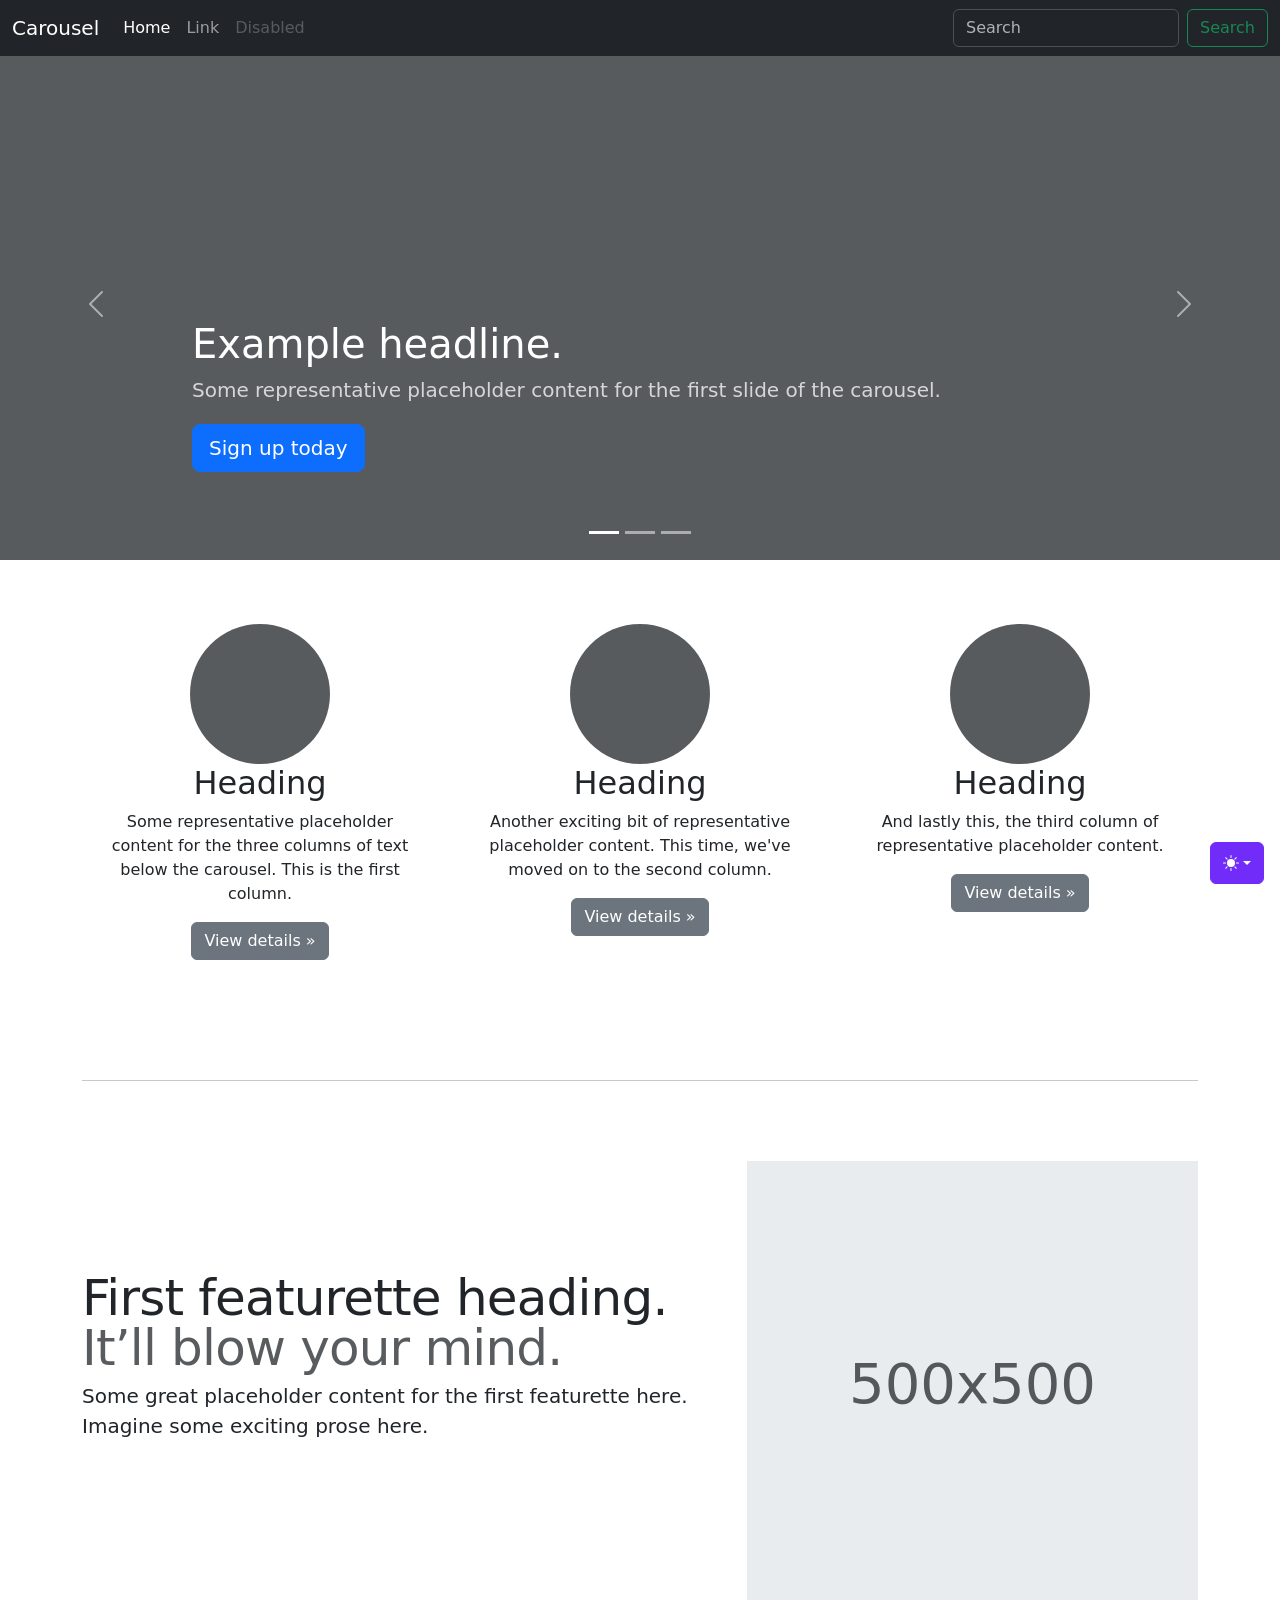
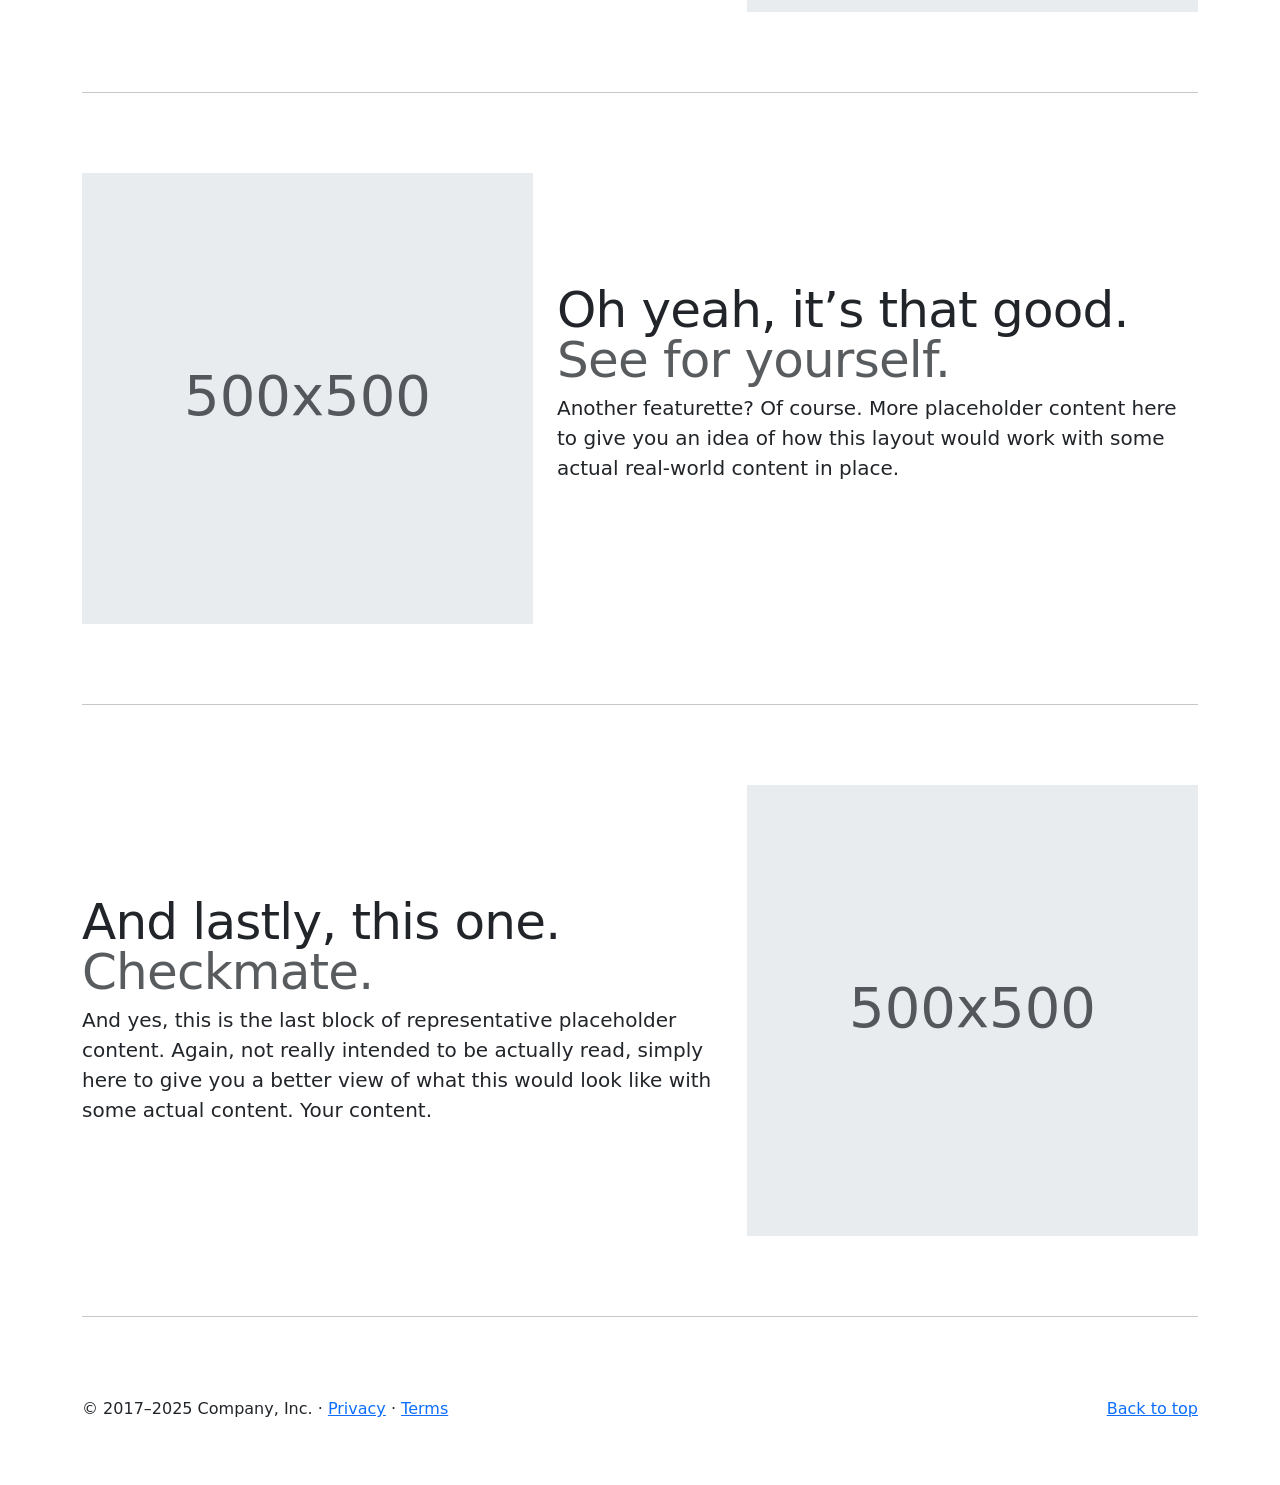
<file: BOOTSTRAP/examples/carousel/index.html>
<!doctype html>
<html lang="en" data-bs-theme="auto">
  <head>
    <meta charset="utf-8" />
    <meta name="viewport" content="width=device-width, initial-scale=1" />
    <meta name="description" content="" />
    <meta
      name="author"
      content="Mark Otto, Jacob Thornton, and Bootstrap contributors"
    />
    <meta name="generator" content="Astro v5.13.2" />
    <title>Carousel Template · Bootstrap v5.3</title>
    <link
      rel="canonical"
      href="https://getbootstrap.com/docs/5.3/examples/carousel/"
    />
    <script src="../assets/js/color-modes.js"></script>
    <link href="../assets/dist/css/bootstrap.min.css" rel="stylesheet" />
    <meta name="theme-color" content="#712cf9" />
    <link href="carousel.css" rel="stylesheet" />
    <style>
      .bd-placeholder-img {
        font-size: 1.125rem;
        text-anchor: middle;
        -webkit-user-select: none;
        -moz-user-select: none;
        user-select: none;
      }
      @media (min-width: 768px) {
        .bd-placeholder-img-lg {
          font-size: 3.5rem;
        }
      }
      .b-example-divider {
        width: 100%;
        height: 3rem;
        background-color: #0000001a;
        border: solid rgba(0, 0, 0, 0.15);
        border-width: 1px 0;
        box-shadow:
          inset 0 0.5em 1.5em #0000001a,
          inset 0 0.125em 0.5em #00000026;
      }
      .b-example-vr {
        flex-shrink: 0;
        width: 1.5rem;
        height: 100vh;
      }
      .bi {
        vertical-align: -0.125em;
        fill: currentColor;
      }
      .nav-scroller {
        position: relative;
        z-index: 2;
        height: 2.75rem;
        overflow-y: hidden;
      }
      .nav-scroller .nav {
        display: flex;
        flex-wrap: nowrap;
        padding-bottom: 1rem;
        margin-top: -1px;
        overflow-x: auto;
        text-align: center;
        white-space: nowrap;
        -webkit-overflow-scrolling: touch;
      }
      .btn-bd-primary {
        --bd-violet-bg: #712cf9;
        --bd-violet-rgb: 112.520718, 44.062154, 249.437846;
        --bs-btn-font-weight: 600;
        --bs-btn-color: var(--bs-white);
        --bs-btn-bg: var(--bd-violet-bg);
        --bs-btn-border-color: var(--bd-violet-bg);
        --bs-btn-hover-color: var(--bs-white);
        --bs-btn-hover-bg: #6528e0;
        --bs-btn-hover-border-color: #6528e0;
        --bs-btn-focus-shadow-rgb: var(--bd-violet-rgb);
        --bs-btn-active-color: var(--bs-btn-hover-color);
        --bs-btn-active-bg: #5a23c8;
        --bs-btn-active-border-color: #5a23c8;
      }
      .bd-mode-toggle {
        z-index: 1500;
      }
      .bd-mode-toggle .bi {
        width: 1em;
        height: 1em;
      }
      .bd-mode-toggle .dropdown-menu .active .bi {
        display: block !important;
      }
    </style>
  </head>
  <body>
    <svg xmlns="http://www.w3.org/2000/svg" class="d-none">
      <symbol id="check2" viewBox="0 0 16 16">
        <path
          d="M13.854 3.646a.5.5 0 0 1 0 .708l-7 7a.5.5 0 0 1-.708 0l-3.5-3.5a.5.5 0 1 1 .708-.708L6.5 10.293l6.646-6.647a.5.5 0 0 1 .708 0z"
        ></path>
      </symbol>
      <symbol id="circle-half" viewBox="0 0 16 16">
        <path
          d="M8 15A7 7 0 1 0 8 1v14zm0 1A8 8 0 1 1 8 0a8 8 0 0 1 0 16z"
        ></path>
      </symbol>
      <symbol id="moon-stars-fill" viewBox="0 0 16 16">
        <path
          d="M6 .278a.768.768 0 0 1 .08.858 7.208 7.208 0 0 0-.878 3.46c0 4.021 3.278 7.277 7.318 7.277.527 0 1.04-.055 1.533-.16a.787.787 0 0 1 .81.316.733.733 0 0 1-.031.893A8.349 8.349 0 0 1 8.344 16C3.734 16 0 12.286 0 7.71 0 4.266 2.114 1.312 5.124.06A.752.752 0 0 1 6 .278z"
        ></path>
        <path
          d="M10.794 3.148a.217.217 0 0 1 .412 0l.387 1.162c.173.518.579.924 1.097 1.097l1.162.387a.217.217 0 0 1 0 .412l-1.162.387a1.734 1.734 0 0 0-1.097 1.097l-.387 1.162a.217.217 0 0 1-.412 0l-.387-1.162A1.734 1.734 0 0 0 9.31 6.593l-1.162-.387a.217.217 0 0 1 0-.412l1.162-.387a1.734 1.734 0 0 0 1.097-1.097l.387-1.162zM13.863.099a.145.145 0 0 1 .274 0l.258.774c.115.346.386.617.732.732l.774.258a.145.145 0 0 1 0 .274l-.774.258a1.156 1.156 0 0 0-.732.732l-.258.774a.145.145 0 0 1-.274 0l-.258-.774a1.156 1.156 0 0 0-.732-.732l-.774-.258a.145.145 0 0 1 0-.274l.774-.258c.346-.115.617-.386.732-.732L13.863.1z"
        ></path>
      </symbol>
      <symbol id="sun-fill" viewBox="0 0 16 16">
        <path
          d="M8 12a4 4 0 1 0 0-8 4 4 0 0 0 0 8zM8 0a.5.5 0 0 1 .5.5v2a.5.5 0 0 1-1 0v-2A.5.5 0 0 1 8 0zm0 13a.5.5 0 0 1 .5.5v2a.5.5 0 0 1-1 0v-2A.5.5 0 0 1 8 13zm8-5a.5.5 0 0 1-.5.5h-2a.5.5 0 0 1 0-1h2a.5.5 0 0 1 .5.5zM3 8a.5.5 0 0 1-.5.5h-2a.5.5 0 0 1 0-1h2A.5.5 0 0 1 3 8zm10.657-5.657a.5.5 0 0 1 0 .707l-1.414 1.415a.5.5 0 1 1-.707-.708l1.414-1.414a.5.5 0 0 1 .707 0zm-9.193 9.193a.5.5 0 0 1 0 .707L3.05 13.657a.5.5 0 0 1-.707-.707l1.414-1.414a.5.5 0 0 1 .707 0zm9.193 2.121a.5.5 0 0 1-.707 0l-1.414-1.414a.5.5 0 0 1 .707-.707l1.414 1.414a.5.5 0 0 1 0 .707zM4.464 4.465a.5.5 0 0 1-.707 0L2.343 3.05a.5.5 0 1 1 .707-.707l1.414 1.414a.5.5 0 0 1 0 .708z"
        ></path>
      </symbol>
    </svg>
    <div
      class="dropdown position-fixed bottom-0 end-0 mb-3 me-3 bd-mode-toggle"
    >
      <button
        class="btn btn-bd-primary py-2 dropdown-toggle d-flex align-items-center"
        id="bd-theme"
        type="button"
        aria-expanded="false"
        data-bs-toggle="dropdown"
        aria-label="Toggle theme (auto)"
      >
        <svg class="bi my-1 theme-icon-active" aria-hidden="true">
          <use href="#circle-half"></use>
        </svg>
        <span class="visually-hidden" id="bd-theme-text">Toggle theme</span>
      </button>
      <ul
        class="dropdown-menu dropdown-menu-end shadow"
        aria-labelledby="bd-theme-text"
      >
        <li>
          <button
            type="button"
            class="dropdown-item d-flex align-items-center"
            data-bs-theme-value="light"
            aria-pressed="false"
          >
            <svg class="bi me-2 opacity-50" aria-hidden="true">
              <use href="#sun-fill"></use>
            </svg>
            Light
            <svg class="bi ms-auto d-none" aria-hidden="true">
              <use href="#check2"></use>
            </svg>
          </button>
        </li>
        <li>
          <button
            type="button"
            class="dropdown-item d-flex align-items-center"
            data-bs-theme-value="dark"
            aria-pressed="false"
          >
            <svg class="bi me-2 opacity-50" aria-hidden="true">
              <use href="#moon-stars-fill"></use>
            </svg>
            Dark
            <svg class="bi ms-auto d-none" aria-hidden="true">
              <use href="#check2"></use>
            </svg>
          </button>
        </li>
        <li>
          <button
            type="button"
            class="dropdown-item d-flex align-items-center active"
            data-bs-theme-value="auto"
            aria-pressed="true"
          >
            <svg class="bi me-2 opacity-50" aria-hidden="true">
              <use href="#circle-half"></use>
            </svg>
            Auto
            <svg class="bi ms-auto d-none" aria-hidden="true">
              <use href="#check2"></use>
            </svg>
          </button>
        </li>
      </ul>
    </div>
    <header data-bs-theme="dark">
      <nav class="navbar navbar-expand-md navbar-dark fixed-top bg-dark">
        <div class="container-fluid">
          <a class="navbar-brand" href="#">Carousel</a>
          <button
            class="navbar-toggler"
            type="button"
            data-bs-toggle="collapse"
            data-bs-target="#navbarCollapse"
            aria-controls="navbarCollapse"
            aria-expanded="false"
            aria-label="Toggle navigation"
          >
            <span class="navbar-toggler-icon"></span>
          </button>
          <div class="collapse navbar-collapse" id="navbarCollapse">
            <ul class="navbar-nav me-auto mb-2 mb-md-0">
              <li class="nav-item">
                <a class="nav-link active" aria-current="page" href="#">Home</a>
              </li>
              <li class="nav-item"><a class="nav-link" href="#">Link</a></li>
              <li class="nav-item">
                <a class="nav-link disabled" aria-disabled="true">Disabled</a>
              </li>
            </ul>
            <form class="d-flex" role="search">
              <input
                class="form-control me-2"
                type="search"
                placeholder="Search"
                aria-label="Search"
              />
              <button class="btn btn-outline-success" type="submit">
                Search
              </button>
            </form>
          </div>
        </div>
      </nav>
    </header>
    <main>
      <div id="myCarousel" class="carousel slide mb-6" data-bs-ride="carousel">
        <div class="carousel-indicators">
          <button
            type="button"
            data-bs-target="#myCarousel"
            data-bs-slide-to="0"
            class="active"
            aria-current="true"
            aria-label="Slide 1"
          ></button>
          <button
            type="button"
            data-bs-target="#myCarousel"
            data-bs-slide-to="1"
            aria-label="Slide 2"
          ></button>
          <button
            type="button"
            data-bs-target="#myCarousel"
            data-bs-slide-to="2"
            aria-label="Slide 3"
          ></button>
        </div>
        <div class="carousel-inner">
          <div class="carousel-item active">
            <svg
              aria-hidden="true"
              class="bd-placeholder-img"
              height="100%"
              preserveAspectRatio="xMidYMid slice"
              width="100%"
              xmlns="http://www.w3.org/2000/svg"
            >
              <rect
                width="100%"
                height="100%"
                fill="var(--bs-secondary-color)"
              ></rect>
            </svg>
            <div class="container">
              <div class="carousel-caption text-start">
                <h1>Example headline.</h1>
                <p class="opacity-75">
                  Some representative placeholder content for the first slide of
                  the carousel.
                </p>
                <p>
                  <a class="btn btn-lg btn-primary" href="#">Sign up today</a>
                </p>
              </div>
            </div>
          </div>
          <div class="carousel-item">
            <svg
              aria-hidden="true"
              class="bd-placeholder-img"
              height="100%"
              preserveAspectRatio="xMidYMid slice"
              width="100%"
              xmlns="http://www.w3.org/2000/svg"
            >
              <rect
                width="100%"
                height="100%"
                fill="var(--bs-secondary-color)"
              ></rect>
            </svg>
            <div class="container">
              <div class="carousel-caption">
                <h1>Another example headline.</h1>
                <p>
                  Some representative placeholder content for the second slide
                  of the carousel.
                </p>
                <p><a class="btn btn-lg btn-primary" href="#">Learn more</a></p>
              </div>
            </div>
          </div>
          <div class="carousel-item">
            <svg
              aria-hidden="true"
              class="bd-placeholder-img"
              height="100%"
              preserveAspectRatio="xMidYMid slice"
              width="100%"
              xmlns="http://www.w3.org/2000/svg"
            >
              <rect
                width="100%"
                height="100%"
                fill="var(--bs-secondary-color)"
              ></rect>
            </svg>
            <div class="container">
              <div class="carousel-caption text-end">
                <h1>One more for good measure.</h1>
                <p>
                  Some representative placeholder content for the third slide of
                  this carousel.
                </p>
                <p>
                  <a class="btn btn-lg btn-primary" href="#">Browse gallery</a>
                </p>
              </div>
            </div>
          </div>
        </div>
        <button
          class="carousel-control-prev"
          type="button"
          data-bs-target="#myCarousel"
          data-bs-slide="prev"
        >
          <span class="carousel-control-prev-icon" aria-hidden="true"></span>
          <span class="visually-hidden">Previous</span>
        </button>
        <button
          class="carousel-control-next"
          type="button"
          data-bs-target="#myCarousel"
          data-bs-slide="next"
        >
          <span class="carousel-control-next-icon" aria-hidden="true"></span>
          <span class="visually-hidden">Next</span>
        </button>
      </div>
      <!-- Marketing messaging and featurettes
  ================================================== -->
      <!-- Wrap the rest of the page in another container to center all the content. -->
      <div class="container marketing">
        <!-- Three columns of text below the carousel -->
        <div class="row">
          <div class="col-lg-4">
            <svg
              aria-label="Placeholder"
              class="bd-placeholder-img rounded-circle"
              height="140"
              preserveAspectRatio="xMidYMid slice"
              role="img"
              width="140"
              xmlns="http://www.w3.org/2000/svg"
            >
              <title>Placeholder</title>
              <rect
                width="100%"
                height="100%"
                fill="var(--bs-secondary-color)"
              ></rect>
            </svg>
            <h2 class="fw-normal">Heading</h2>
            <p>
              Some representative placeholder content for the three columns of
              text below the carousel. This is the first column.
            </p>
            <p>
              <a class="btn btn-secondary" href="#">View details &raquo;</a>
            </p>
          </div>
          <!-- /.col-lg-4 -->
          <div class="col-lg-4">
            <svg
              aria-label="Placeholder"
              class="bd-placeholder-img rounded-circle"
              height="140"
              preserveAspectRatio="xMidYMid slice"
              role="img"
              width="140"
              xmlns="http://www.w3.org/2000/svg"
            >
              <title>Placeholder</title>
              <rect
                width="100%"
                height="100%"
                fill="var(--bs-secondary-color)"
              ></rect>
            </svg>
            <h2 class="fw-normal">Heading</h2>
            <p>
              Another exciting bit of representative placeholder content. This
              time, we've moved on to the second column.
            </p>
            <p>
              <a class="btn btn-secondary" href="#">View details &raquo;</a>
            </p>
          </div>
          <!-- /.col-lg-4 -->
          <div class="col-lg-4">
            <svg
              aria-label="Placeholder"
              class="bd-placeholder-img rounded-circle"
              height="140"
              preserveAspectRatio="xMidYMid slice"
              role="img"
              width="140"
              xmlns="http://www.w3.org/2000/svg"
            >
              <title>Placeholder</title>
              <rect
                width="100%"
                height="100%"
                fill="var(--bs-secondary-color)"
              ></rect>
            </svg>
            <h2 class="fw-normal">Heading</h2>
            <p>
              And lastly this, the third column of representative placeholder
              content.
            </p>
            <p>
              <a class="btn btn-secondary" href="#">View details &raquo;</a>
            </p>
          </div>
          <!-- /.col-lg-4 -->
        </div>
        <!-- /.row -->
        <!-- START THE FEATURETTES -->
        <hr class="featurette-divider" />
        <div class="row featurette">
          <div class="col-md-7">
            <h2 class="featurette-heading fw-normal lh-1">
              First featurette heading.
              <span class="text-body-secondary">It’ll blow your mind.</span>
            </h2>
            <p class="lead">
              Some great placeholder content for the first featurette here.
              Imagine some exciting prose here.
            </p>
          </div>
          <div class="col-md-5">
            <svg
              aria-label="Placeholder: 500x500"
              class="bd-placeholder-img bd-placeholder-img-lg featurette-image img-fluid mx-auto"
              height="500"
              preserveAspectRatio="xMidYMid slice"
              role="img"
              width="500"
              xmlns="http://www.w3.org/2000/svg"
            >
              <title>Placeholder</title>
              <rect
                width="100%"
                height="100%"
                fill="var(--bs-secondary-bg)"
              ></rect>
              <text x="50%" y="50%" fill="var(--bs-secondary-color)" dy=".3em">
                500x500
              </text>
            </svg>
          </div>
        </div>
        <hr class="featurette-divider" />
        <div class="row featurette">
          <div class="col-md-7 order-md-2">
            <h2 class="featurette-heading fw-normal lh-1">
              Oh yeah, it’s that good.
              <span class="text-body-secondary">See for yourself.</span>
            </h2>
            <p class="lead">
              Another featurette? Of course. More placeholder content here to
              give you an idea of how this layout would work with some actual
              real-world content in place.
            </p>
          </div>
          <div class="col-md-5 order-md-1">
            <svg
              aria-label="Placeholder: 500x500"
              class="bd-placeholder-img bd-placeholder-img-lg featurette-image img-fluid mx-auto"
              height="500"
              preserveAspectRatio="xMidYMid slice"
              role="img"
              width="500"
              xmlns="http://www.w3.org/2000/svg"
            >
              <title>Placeholder</title>
              <rect
                width="100%"
                height="100%"
                fill="var(--bs-secondary-bg)"
              ></rect>
              <text x="50%" y="50%" fill="var(--bs-secondary-color)" dy=".3em">
                500x500
              </text>
            </svg>
          </div>
        </div>
        <hr class="featurette-divider" />
        <div class="row featurette">
          <div class="col-md-7">
            <h2 class="featurette-heading fw-normal lh-1">
              And lastly, this one.
              <span class="text-body-secondary">Checkmate.</span>
            </h2>
            <p class="lead">
              And yes, this is the last block of representative placeholder
              content. Again, not really intended to be actually read, simply
              here to give you a better view of what this would look like with
              some actual content. Your content.
            </p>
          </div>
          <div class="col-md-5">
            <svg
              aria-label="Placeholder: 500x500"
              class="bd-placeholder-img bd-placeholder-img-lg featurette-image img-fluid mx-auto"
              height="500"
              preserveAspectRatio="xMidYMid slice"
              role="img"
              width="500"
              xmlns="http://www.w3.org/2000/svg"
            >
              <title>Placeholder</title>
              <rect
                width="100%"
                height="100%"
                fill="var(--bs-secondary-bg)"
              ></rect>
              <text x="50%" y="50%" fill="var(--bs-secondary-color)" dy=".3em">
                500x500
              </text>
            </svg>
          </div>
        </div>
        <hr class="featurette-divider" />
        <!-- /END THE FEATURETTES -->
      </div>
      <!-- /.container -->
      <!-- FOOTER -->
      <footer class="container">
        <p class="float-end"><a href="#">Back to top</a></p>
        <p>
          &copy; 2017–2025 Company, Inc. &middot;
          <a href="#">Privacy</a> &middot; <a href="#">Terms</a>
        </p>
      </footer>
    </main>
    <script
      src="../assets/dist/js/bootstrap.bundle.min.js"
      class="astro-vvvwv3sm"
    ></script>
  </body>
</html>
</file>
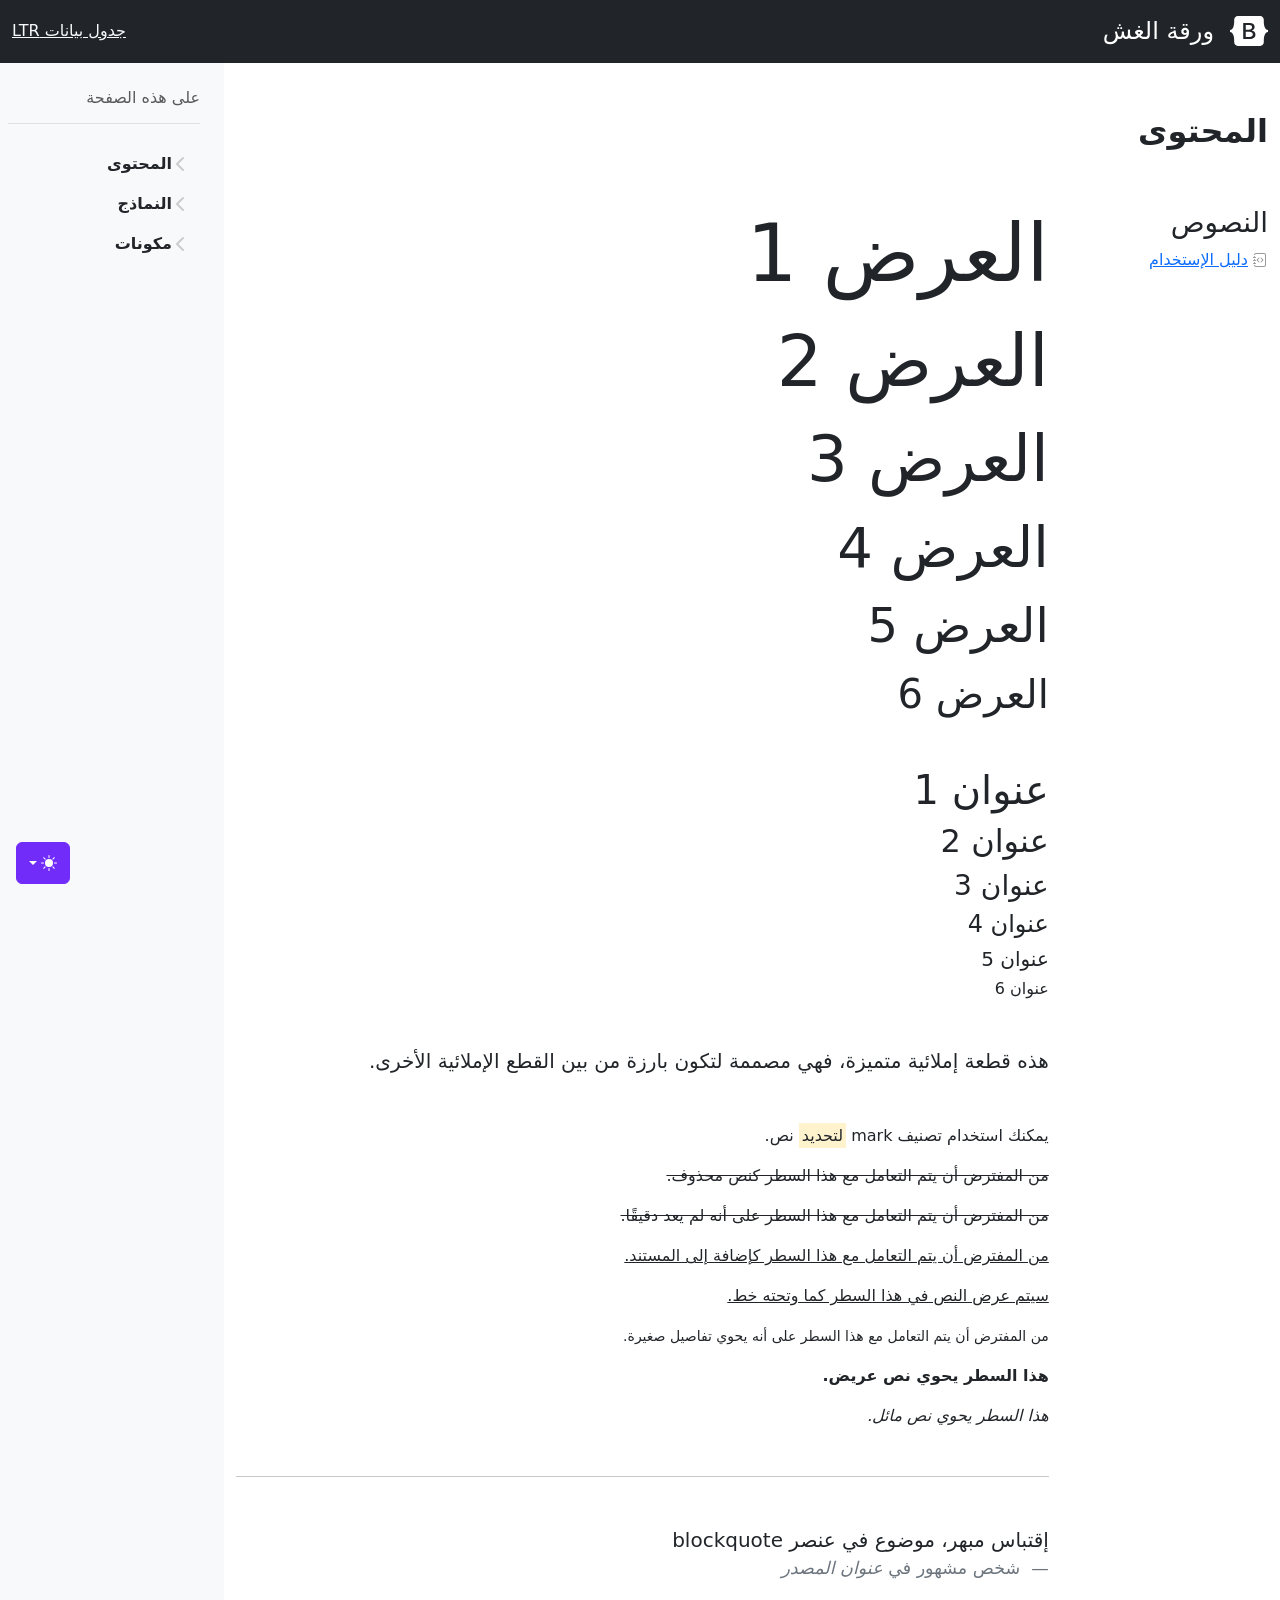
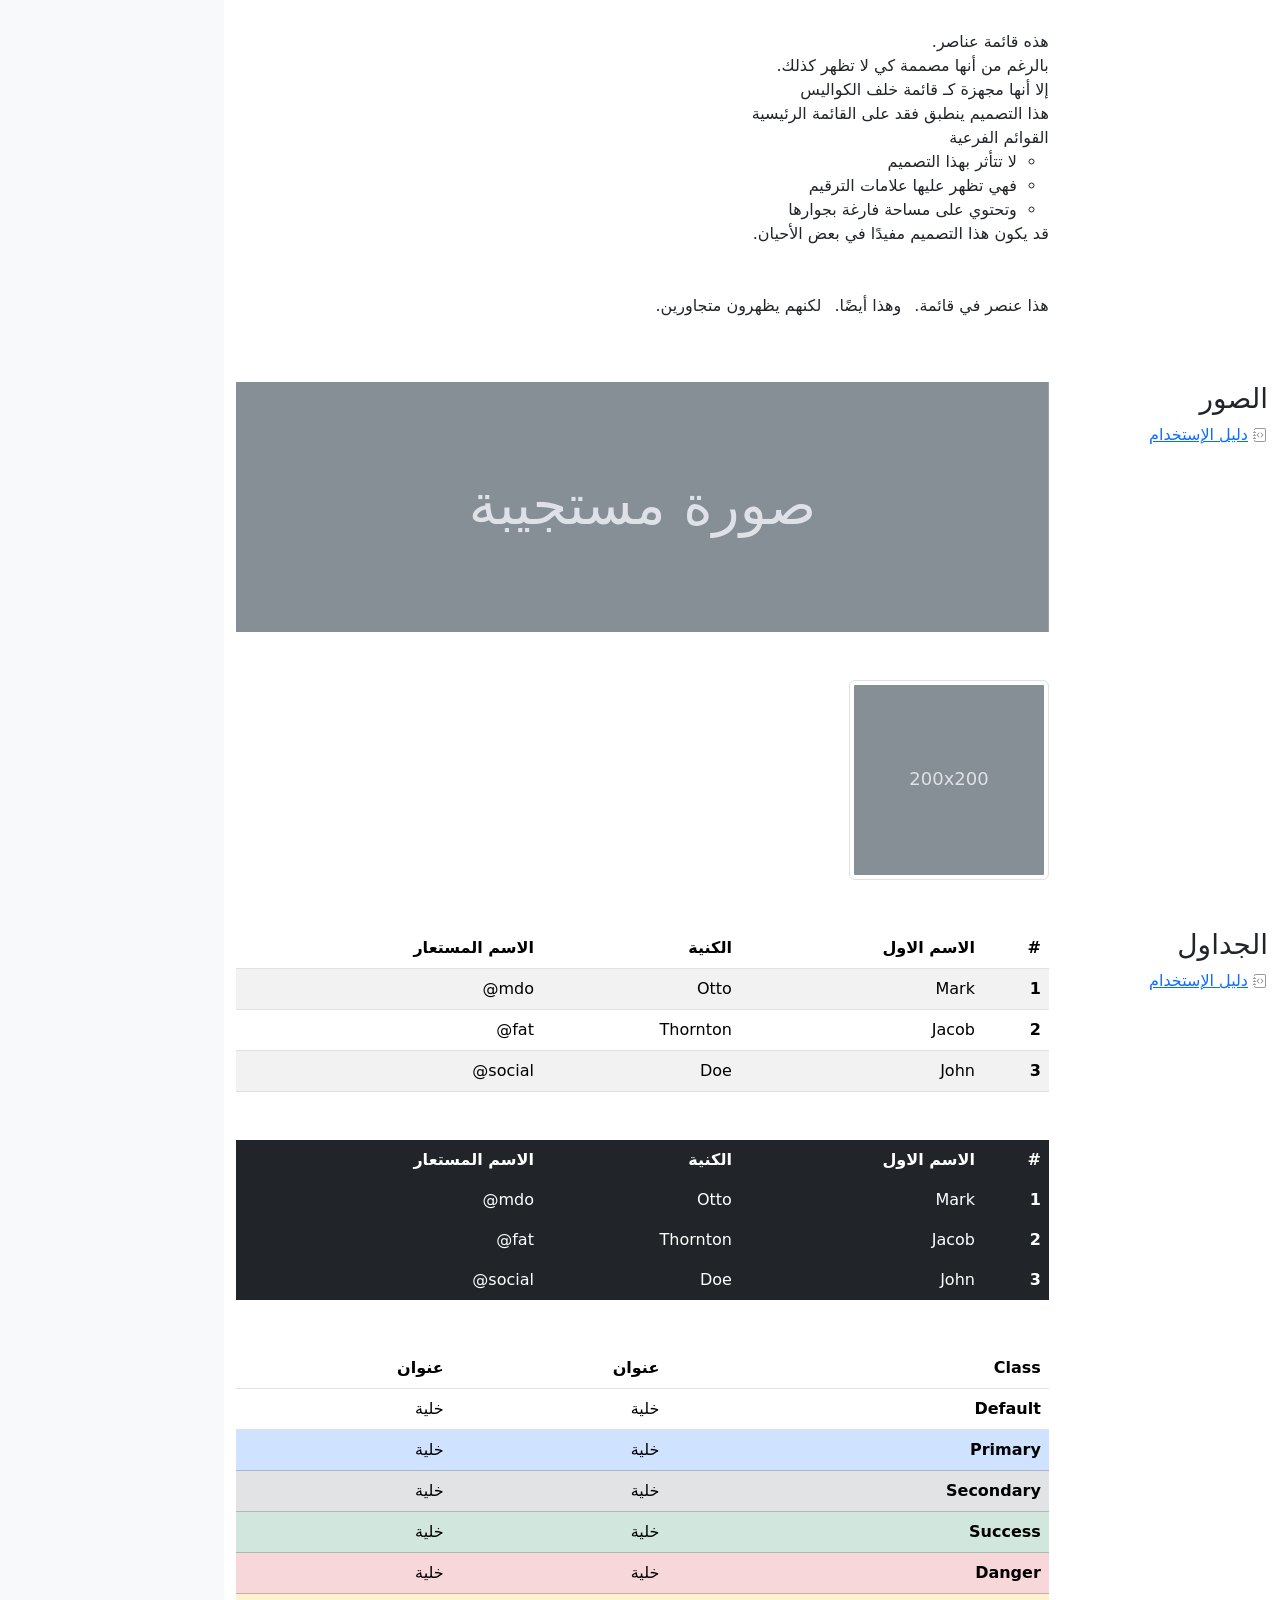
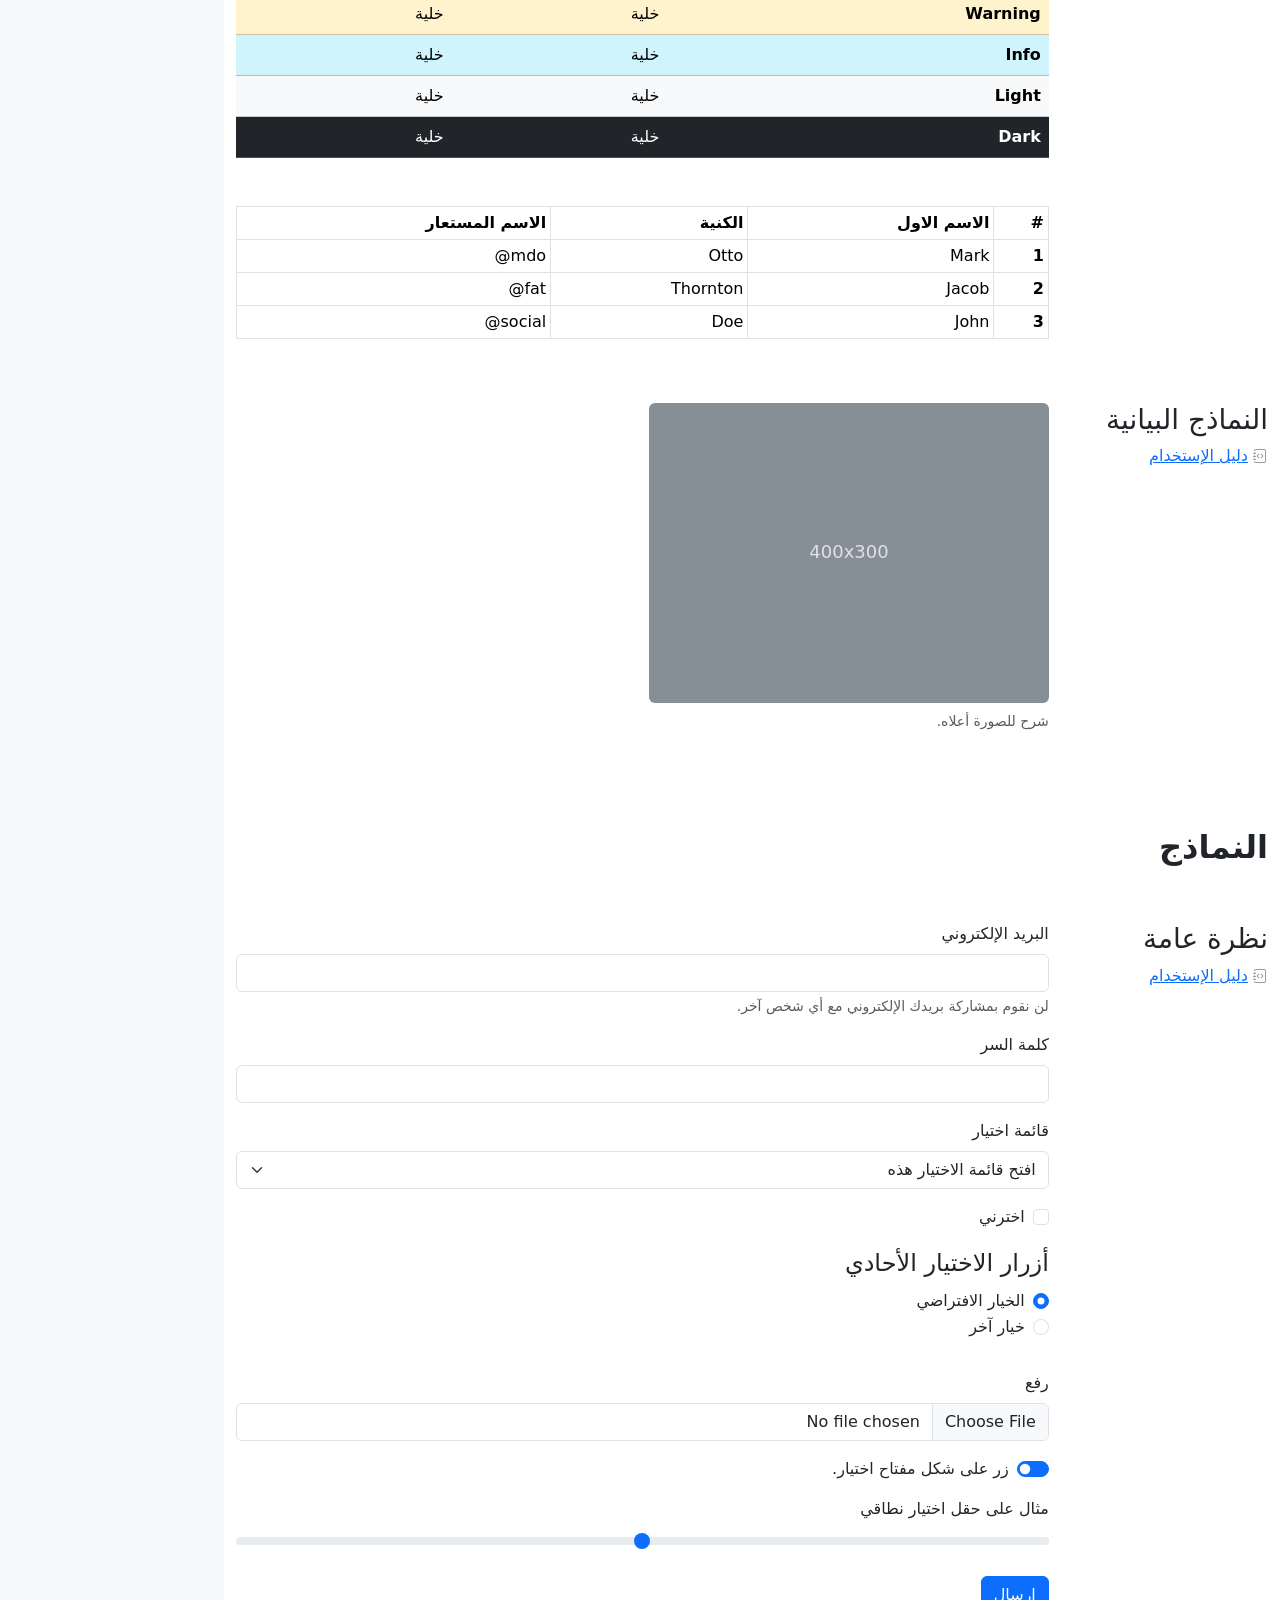
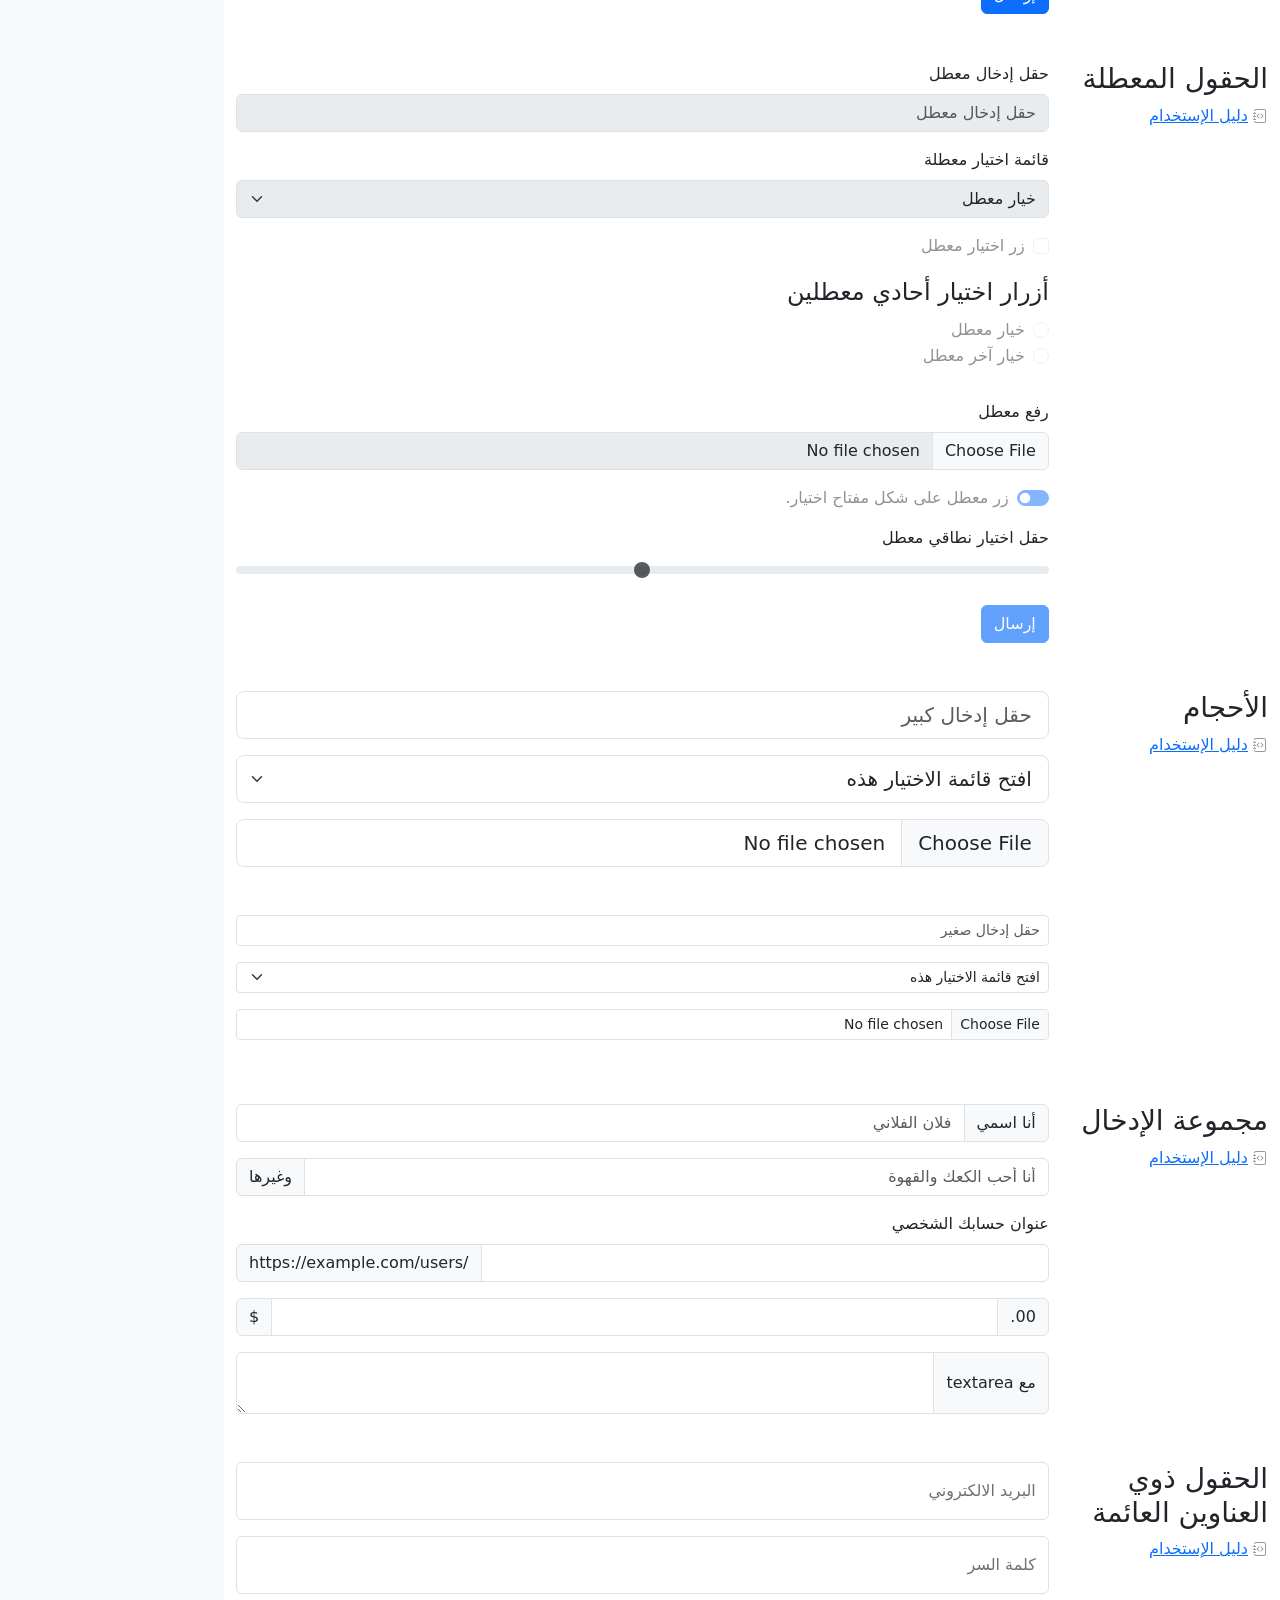
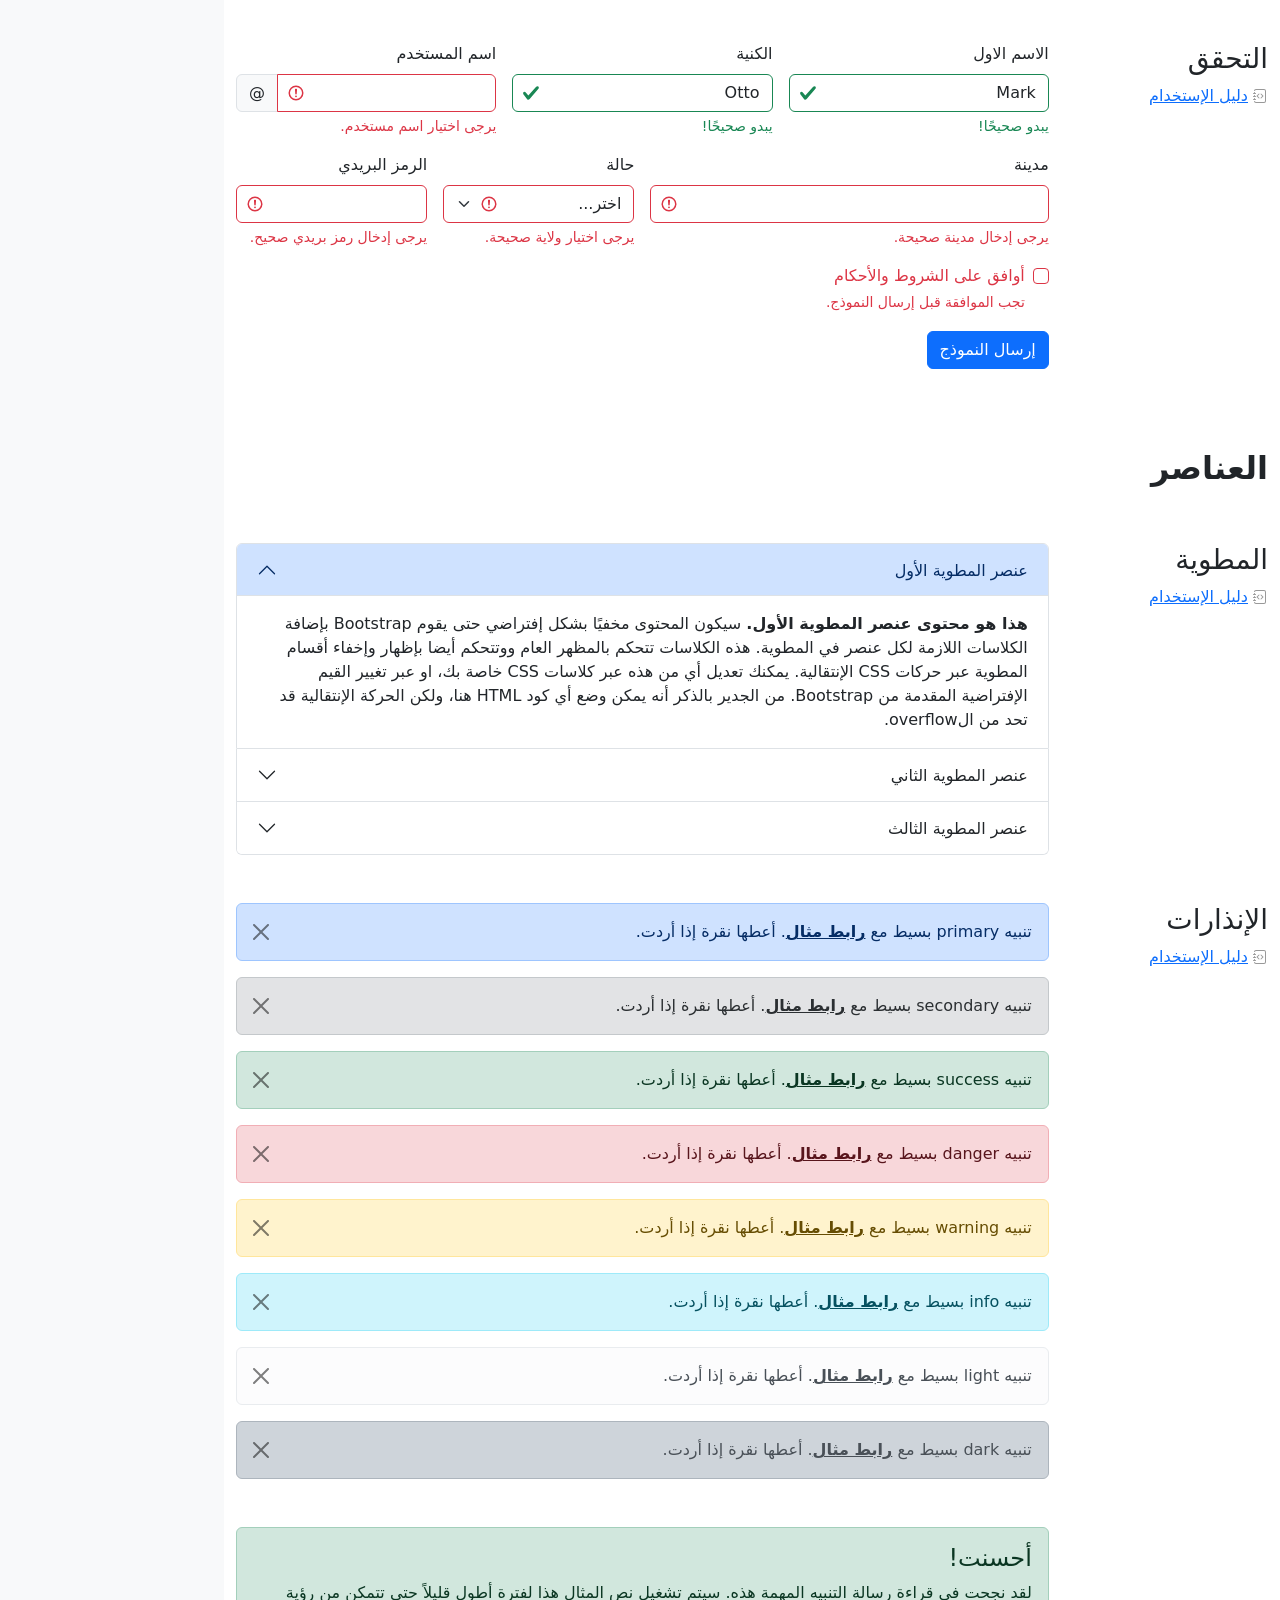
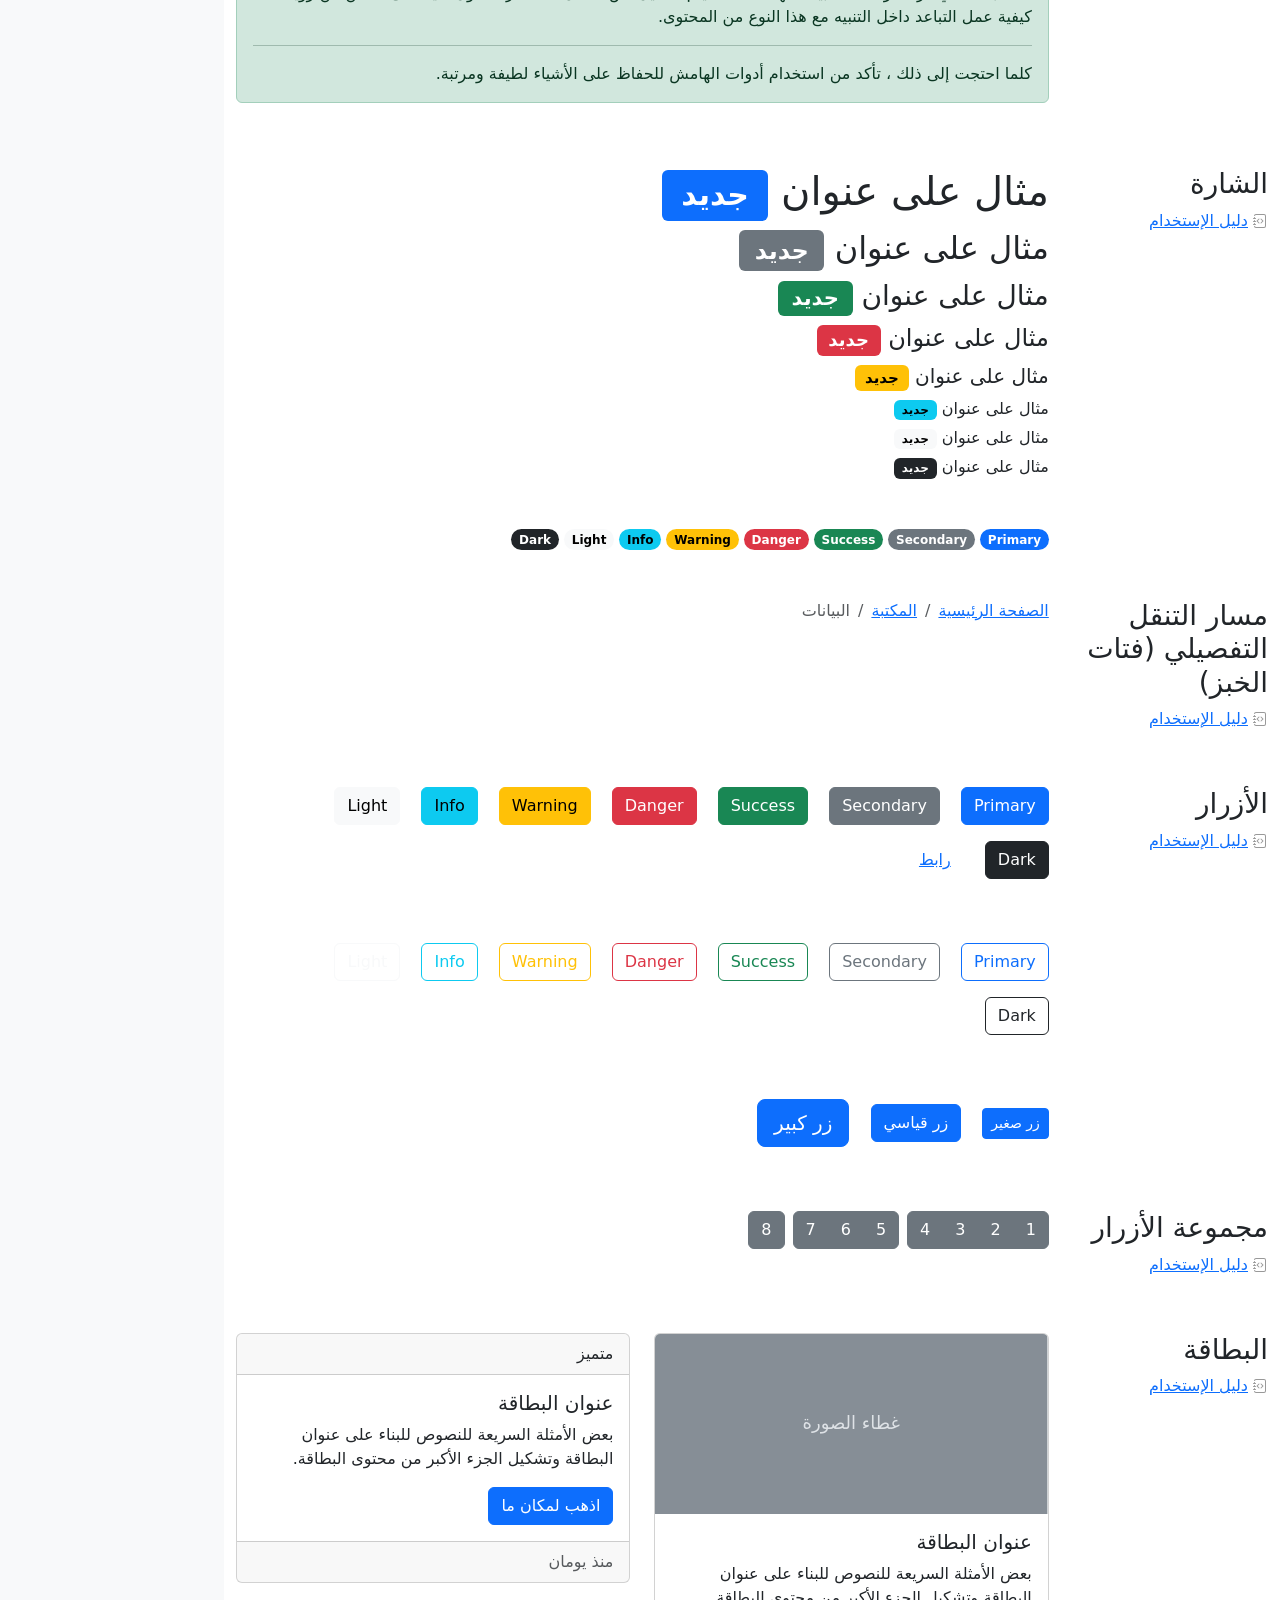
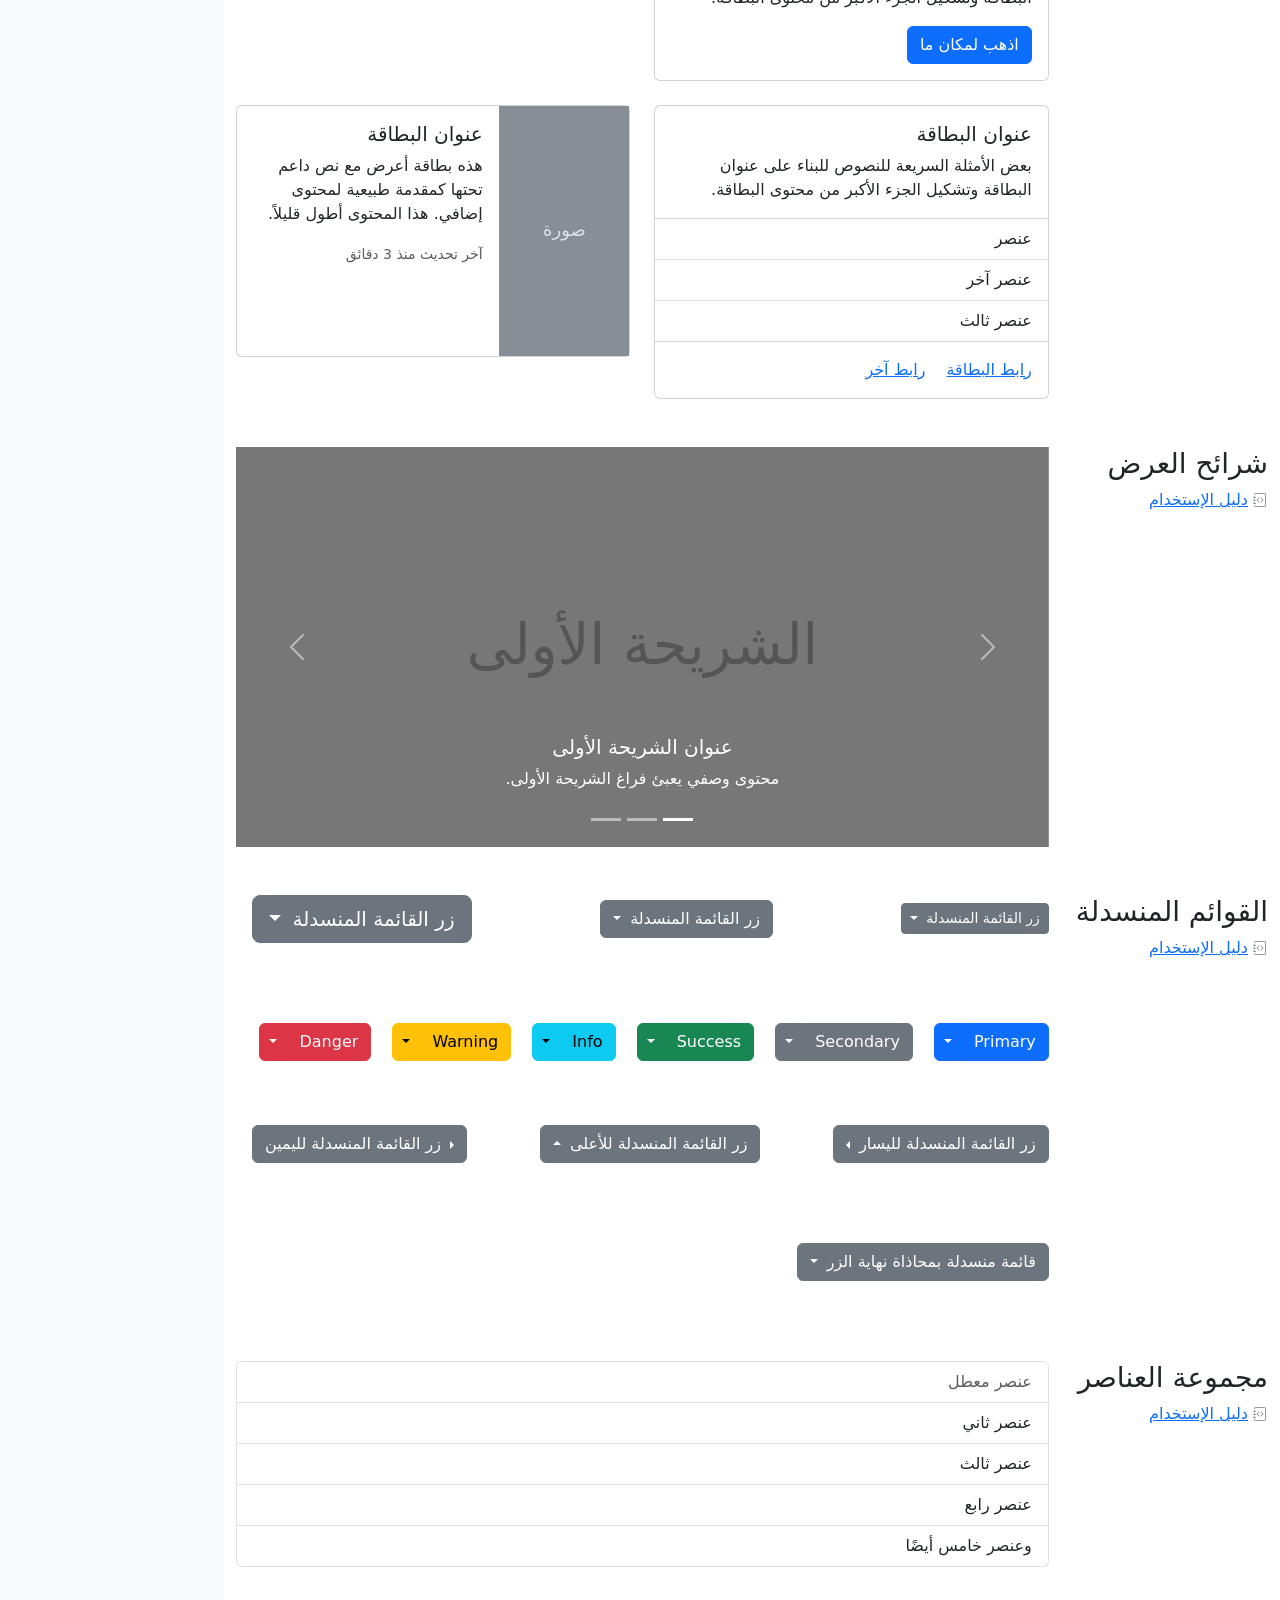
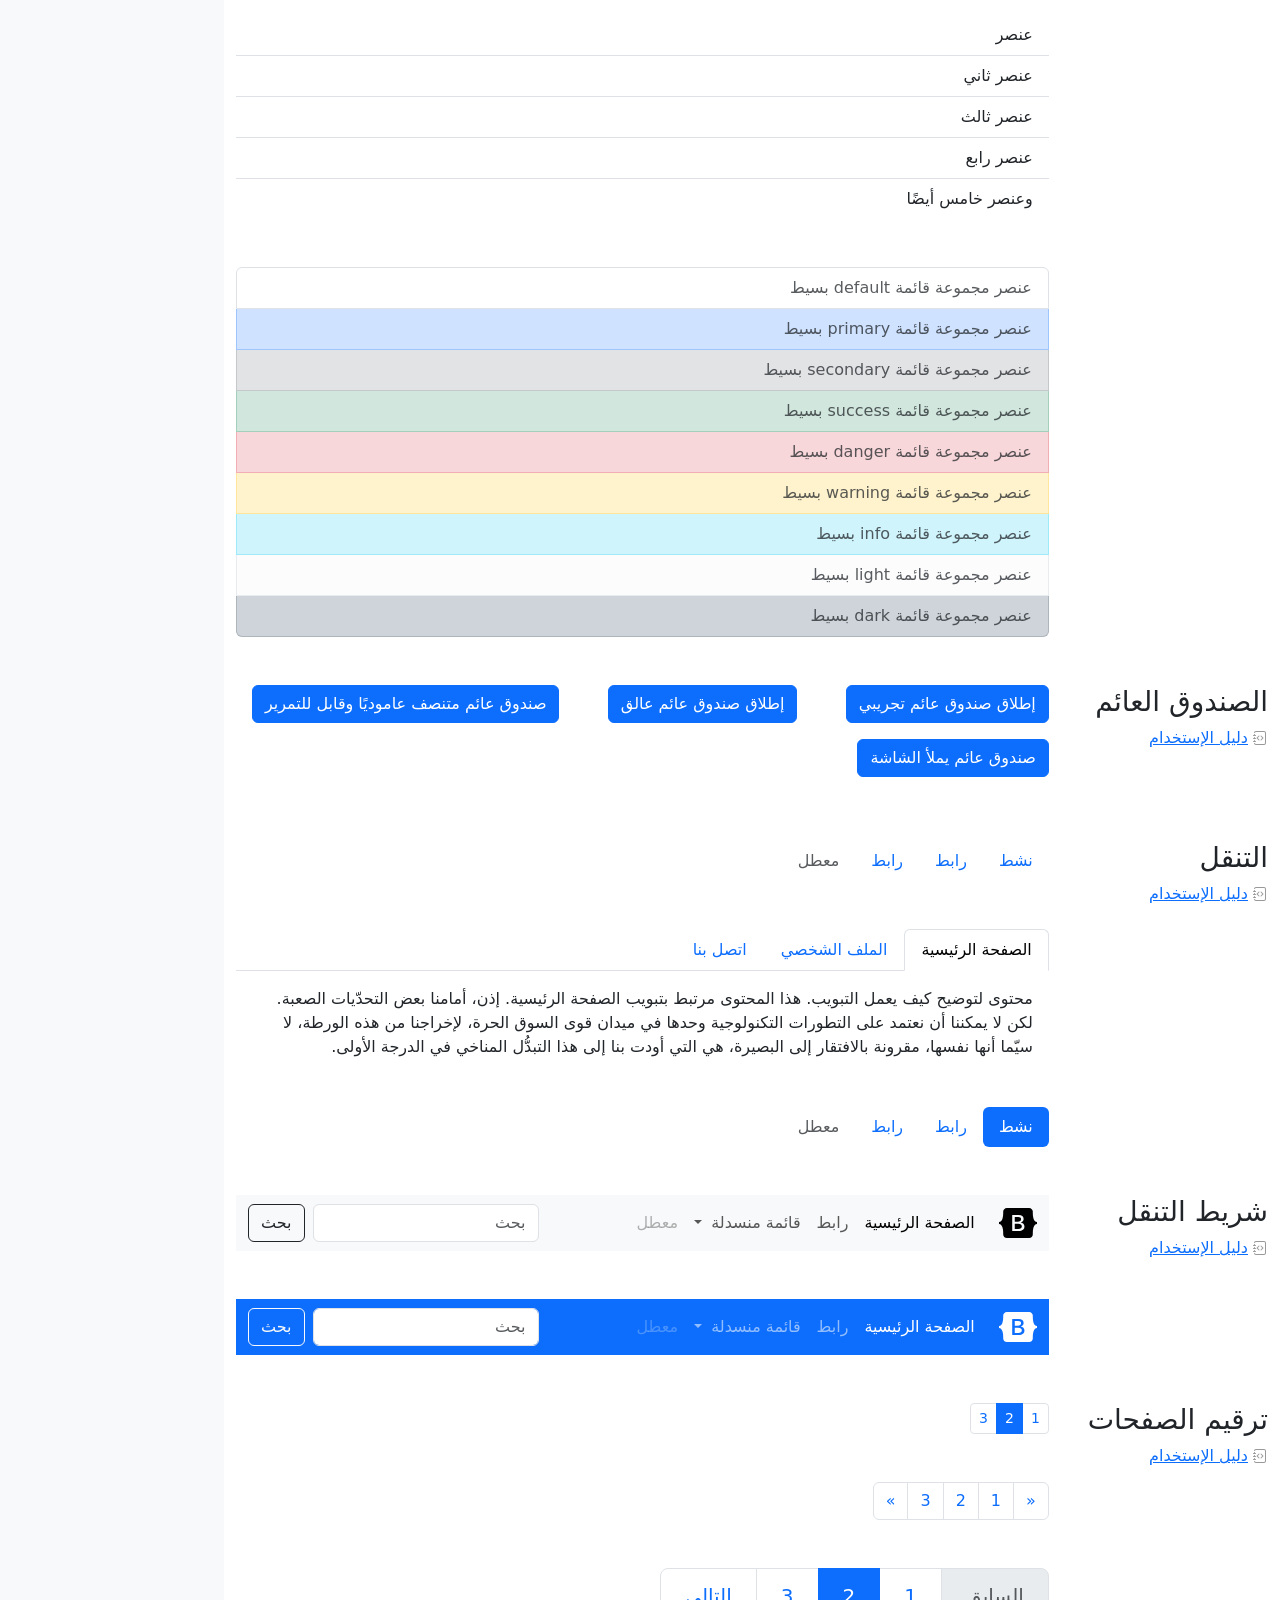
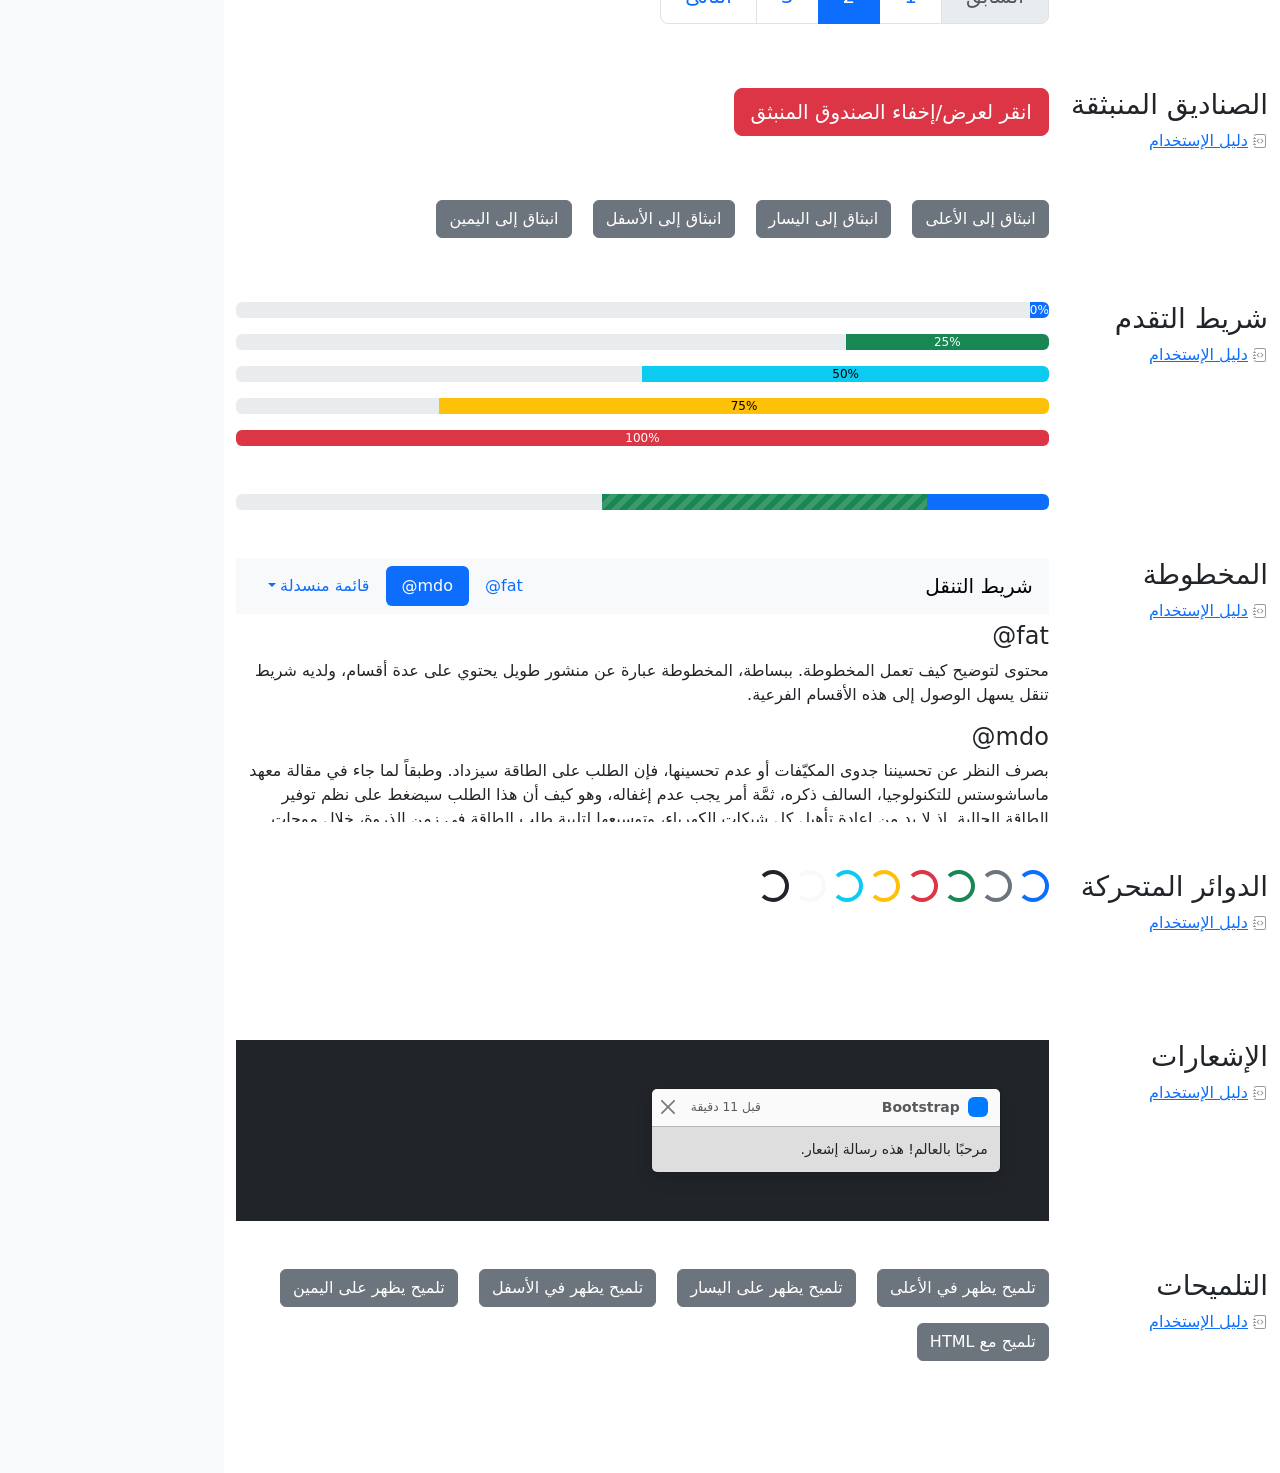
<file: BOOTSTRAP/examples/cheatsheet-rtl/index.html>
<!doctype html>
<html lang="ar" dir="rtl" data-bs-theme="auto">
  <head>
    <meta charset="utf-8" />
    <meta name="viewport" content="width=device-width, initial-scale=1" />
    <meta name="description" content="" />
    <meta
      name="author"
      content="Mark Otto, Jacob Thornton, and Bootstrap contributors"
    />
    <meta name="generator" content="Astro v5.13.2" />
    <title>ورقة الغش · Bootstrap v5.3</title>
    <link
      rel="canonical"
      href="https://getbootstrap.com/docs/5.3/examples/cheatsheet-rtl/"
    />
    <script src="../assets/js/color-modes.js"></script>
    <link href="../assets/dist/css/bootstrap.rtl.min.css" rel="stylesheet" />
    <meta name="theme-color" content="#712cf9" />
    <link href="../cheatsheet/cheatsheet.rtl.css" rel="stylesheet" />
    <style>
      .bd-placeholder-img {
        font-size: 1.125rem;
        text-anchor: middle;
        -webkit-user-select: none;
        -moz-user-select: none;
        user-select: none;
      }
      @media (min-width: 768px) {
        .bd-placeholder-img-lg {
          font-size: 3.5rem;
        }
      }
      .b-example-divider {
        width: 100%;
        height: 3rem;
        background-color: #0000001a;
        border: solid rgba(0, 0, 0, 0.15);
        border-width: 1px 0;
        box-shadow:
          inset 0 0.5em 1.5em #0000001a,
          inset 0 0.125em 0.5em #00000026;
      }
      .b-example-vr {
        flex-shrink: 0;
        width: 1.5rem;
        height: 100vh;
      }
      .bi {
        vertical-align: -0.125em;
        fill: currentColor;
      }
      .nav-scroller {
        position: relative;
        z-index: 2;
        height: 2.75rem;
        overflow-y: hidden;
      }
      .nav-scroller .nav {
        display: flex;
        flex-wrap: nowrap;
        padding-bottom: 1rem;
        margin-top: -1px;
        overflow-x: auto;
        text-align: center;
        white-space: nowrap;
        -webkit-overflow-scrolling: touch;
      }
      .btn-bd-primary {
        --bd-violet-bg: #712cf9;
        --bd-violet-rgb: 112.520718, 44.062154, 249.437846;
        --bs-btn-font-weight: 600;
        --bs-btn-color: var(--bs-white);
        --bs-btn-bg: var(--bd-violet-bg);
        --bs-btn-border-color: var(--bd-violet-bg);
        --bs-btn-hover-color: var(--bs-white);
        --bs-btn-hover-bg: #6528e0;
        --bs-btn-hover-border-color: #6528e0;
        --bs-btn-focus-shadow-rgb: var(--bd-violet-rgb);
        --bs-btn-active-color: var(--bs-btn-hover-color);
        --bs-btn-active-bg: #5a23c8;
        --bs-btn-active-border-color: #5a23c8;
      }
      .bd-mode-toggle {
        z-index: 1500;
      }
      .bd-mode-toggle .bi {
        width: 1em;
        height: 1em;
      }
      .bd-mode-toggle .dropdown-menu .active .bi {
        display: block !important;
      }
    </style>
  </head>
  <body class="bg-body-tertiary">
    <svg xmlns="http://www.w3.org/2000/svg" class="d-none">
      <symbol id="check2" viewBox="0 0 16 16">
        <path
          d="M13.854 3.646a.5.5 0 0 1 0 .708l-7 7a.5.5 0 0 1-.708 0l-3.5-3.5a.5.5 0 1 1 .708-.708L6.5 10.293l6.646-6.647a.5.5 0 0 1 .708 0z"
        ></path>
      </symbol>
      <symbol id="circle-half" viewBox="0 0 16 16">
        <path
          d="M8 15A7 7 0 1 0 8 1v14zm0 1A8 8 0 1 1 8 0a8 8 0 0 1 0 16z"
        ></path>
      </symbol>
      <symbol id="moon-stars-fill" viewBox="0 0 16 16">
        <path
          d="M6 .278a.768.768 0 0 1 .08.858 7.208 7.208 0 0 0-.878 3.46c0 4.021 3.278 7.277 7.318 7.277.527 0 1.04-.055 1.533-.16a.787.787 0 0 1 .81.316.733.733 0 0 1-.031.893A8.349 8.349 0 0 1 8.344 16C3.734 16 0 12.286 0 7.71 0 4.266 2.114 1.312 5.124.06A.752.752 0 0 1 6 .278z"
        ></path>
        <path
          d="M10.794 3.148a.217.217 0 0 1 .412 0l.387 1.162c.173.518.579.924 1.097 1.097l1.162.387a.217.217 0 0 1 0 .412l-1.162.387a1.734 1.734 0 0 0-1.097 1.097l-.387 1.162a.217.217 0 0 1-.412 0l-.387-1.162A1.734 1.734 0 0 0 9.31 6.593l-1.162-.387a.217.217 0 0 1 0-.412l1.162-.387a1.734 1.734 0 0 0 1.097-1.097l.387-1.162zM13.863.099a.145.145 0 0 1 .274 0l.258.774c.115.346.386.617.732.732l.774.258a.145.145 0 0 1 0 .274l-.774.258a1.156 1.156 0 0 0-.732.732l-.258.774a.145.145 0 0 1-.274 0l-.258-.774a1.156 1.156 0 0 0-.732-.732l-.774-.258a.145.145 0 0 1 0-.274l.774-.258c.346-.115.617-.386.732-.732L13.863.1z"
        ></path>
      </symbol>
      <symbol id="sun-fill" viewBox="0 0 16 16">
        <path
          d="M8 12a4 4 0 1 0 0-8 4 4 0 0 0 0 8zM8 0a.5.5 0 0 1 .5.5v2a.5.5 0 0 1-1 0v-2A.5.5 0 0 1 8 0zm0 13a.5.5 0 0 1 .5.5v2a.5.5 0 0 1-1 0v-2A.5.5 0 0 1 8 13zm8-5a.5.5 0 0 1-.5.5h-2a.5.5 0 0 1 0-1h2a.5.5 0 0 1 .5.5zM3 8a.5.5 0 0 1-.5.5h-2a.5.5 0 0 1 0-1h2A.5.5 0 0 1 3 8zm10.657-5.657a.5.5 0 0 1 0 .707l-1.414 1.415a.5.5 0 1 1-.707-.708l1.414-1.414a.5.5 0 0 1 .707 0zm-9.193 9.193a.5.5 0 0 1 0 .707L3.05 13.657a.5.5 0 0 1-.707-.707l1.414-1.414a.5.5 0 0 1 .707 0zm9.193 2.121a.5.5 0 0 1-.707 0l-1.414-1.414a.5.5 0 0 1 .707-.707l1.414 1.414a.5.5 0 0 1 0 .707zM4.464 4.465a.5.5 0 0 1-.707 0L2.343 3.05a.5.5 0 1 1 .707-.707l1.414 1.414a.5.5 0 0 1 0 .708z"
        ></path>
      </symbol>
    </svg>
    <div
      class="dropdown position-fixed bottom-0 end-0 mb-3 me-3 bd-mode-toggle"
    >
      <button
        class="btn btn-bd-primary py-2 dropdown-toggle d-flex align-items-center"
        id="bd-theme"
        type="button"
        aria-expanded="false"
        data-bs-toggle="dropdown"
        aria-label="Toggle theme (auto)"
      >
        <svg class="bi my-1 theme-icon-active" aria-hidden="true">
          <use href="#circle-half"></use>
        </svg>
        <span class="visually-hidden" id="bd-theme-text">Toggle theme</span>
      </button>
      <ul
        class="dropdown-menu dropdown-menu-end shadow"
        aria-labelledby="bd-theme-text"
      >
        <li>
          <button
            type="button"
            class="dropdown-item d-flex align-items-center"
            data-bs-theme-value="light"
            aria-pressed="false"
          >
            <svg class="bi me-2 opacity-50" aria-hidden="true">
              <use href="#sun-fill"></use>
            </svg>
            Light
            <svg class="bi ms-auto d-none" aria-hidden="true">
              <use href="#check2"></use>
            </svg>
          </button>
        </li>
        <li>
          <button
            type="button"
            class="dropdown-item d-flex align-items-center"
            data-bs-theme-value="dark"
            aria-pressed="false"
          >
            <svg class="bi me-2 opacity-50" aria-hidden="true">
              <use href="#moon-stars-fill"></use>
            </svg>
            Dark
            <svg class="bi ms-auto d-none" aria-hidden="true">
              <use href="#check2"></use>
            </svg>
          </button>
        </li>
        <li>
          <button
            type="button"
            class="dropdown-item d-flex align-items-center active"
            data-bs-theme-value="auto"
            aria-pressed="true"
          >
            <svg class="bi me-2 opacity-50" aria-hidden="true">
              <use href="#circle-half"></use>
            </svg>
            Auto
            <svg class="bi ms-auto d-none" aria-hidden="true">
              <use href="#check2"></use>
            </svg>
          </button>
        </li>
      </ul>
    </div>
    <header
      class="bd-header bg-dark py-3 d-flex align-items-stretch border-bottom border-dark"
    >
      <div class="container-fluid d-flex align-items-center">
        <h1 class="d-flex align-items-center fs-4 text-white mb-0">
          <img
            src="../assets/brand/bootstrap-logo-white.svg"
            width="38"
            height="30"
            class="me-3"
            alt="Bootstrap"
          />
          ورقة الغش
        </h1>
        <a
          href="../examples/cheatsheet/"
          class="ms-auto link-light"
          hreflang="en"
          >جدول بيانات LTR</a
        >
      </div>
    </header>
    <aside
      class="bd-aside sticky-xl-top text-body-secondary align-self-start mb-3 mb-xl-5 px-2"
    >
      <h2 class="h6 pt-4 pb-3 mb-4 border-bottom">على هذه الصفحة</h2>
      <nav class="small" id="toc">
        <ul class="list-unstyled">
          <li class="my-2">
            <button
              type="button"
              class="btn d-inline-flex align-items-center collapsed border-0"
              data-bs-toggle="collapse"
              aria-expanded="false"
              data-bs-target="#contents-collapse"
              aria-controls="contents-collapse"
            >
              المحتوى
            </button>
            <ul class="list-unstyled ps-3 collapse" id="contents-collapse">
              <li>
                <a
                  class="d-inline-flex align-items-center rounded text-decoration-none"
                  href="#typography"
                  >النصوص</a
                >
              </li>
              <li>
                <a
                  class="d-inline-flex align-items-center rounded text-decoration-none"
                  href="#images"
                  >الصور</a
                >
              </li>
              <li>
                <a
                  class="d-inline-flex align-items-center rounded text-decoration-none"
                  href="#tables"
                  >الجداول</a
                >
              </li>
              <li>
                <a
                  class="d-inline-flex align-items-center rounded text-decoration-none"
                  href="#figures"
                  >النماذج البيانية</a
                >
              </li>
            </ul>
          </li>
          <li class="my-2">
            <button
              type="button"
              class="btn d-inline-flex align-items-center collapsed border-0"
              data-bs-toggle="collapse"
              aria-expanded="false"
              data-bs-target="#forms-collapse"
              aria-controls="forms-collapse"
            >
              النماذج
            </button>
            <ul class="list-unstyled ps-3 collapse" id="forms-collapse">
              <li>
                <a
                  class="d-inline-flex align-items-center rounded text-decoration-none"
                  href="#overview"
                  >نظرة عامة</a
                >
              </li>
              <li>
                <a
                  class="d-inline-flex align-items-center rounded text-decoration-none"
                  href="#disabled-forms"
                  >الحقول المعطلة</a
                >
              </li>
              <li>
                <a
                  class="d-inline-flex align-items-center rounded text-decoration-none"
                  href="#sizing"
                  >الأحجام</a
                >
              </li>
              <li>
                <a
                  class="d-inline-flex align-items-center rounded text-decoration-none"
                  href="#input-group"
                  >مجموعة الإدخال</a
                >
              </li>
              <li>
                <a
                  class="d-inline-flex align-items-center rounded text-decoration-none"
                  href="#floating-labels"
                  >الحقول ذوي العناوين العائمة</a
                >
              </li>
              <li>
                <a
                  class="d-inline-flex align-items-center rounded text-decoration-none"
                  href="#validation"
                  >التحقق</a
                >
              </li>
            </ul>
          </li>
          <li class="my-2">
            <button
              type="button"
              class="btn d-inline-flex align-items-center collapsed border-0"
              data-bs-toggle="collapse"
              aria-expanded="false"
              data-bs-target="#components-collapse"
              aria-controls="components-collapse"
            >
              مكونات
            </button>
            <ul class="list-unstyled ps-3 collapse" id="components-collapse">
              <li>
                <a
                  class="d-inline-flex align-items-center rounded text-decoration-none"
                  href="#accordion"
                  >المطوية</a
                >
              </li>
              <li>
                <a
                  class="d-inline-flex align-items-center rounded text-decoration-none"
                  href="#alerts"
                  >الإنذارات</a
                >
              </li>
              <li>
                <a
                  class="d-inline-flex align-items-center rounded text-decoration-none"
                  href="#badge"
                  >الشارة</a
                >
              </li>
              <li>
                <a
                  class="d-inline-flex align-items-center rounded text-decoration-none"
                  href="#breadcrumb"
                  >مسار التنقل التفصيلي</a
                >
              </li>
              <li>
                <a
                  class="d-inline-flex align-items-center rounded text-decoration-none"
                  href="#buttons"
                  >الأزرار</a
                >
              </li>
              <li>
                <a
                  class="d-inline-flex align-items-center rounded text-decoration-none"
                  href="#button-group"
                  >مجموعة الأزرار</a
                >
              </li>
              <li>
                <a
                  class="d-inline-flex align-items-center rounded text-decoration-none"
                  href="#card"
                  >البطاقة</a
                >
              </li>
              <li>
                <a
                  class="d-inline-flex align-items-center rounded text-decoration-none"
                  href="#carousel"
                  >شرائح العرض</a
                >
              </li>
              <li>
                <a
                  class="d-inline-flex align-items-center rounded text-decoration-none"
                  href="#dropdowns"
                  >القوائم المنسدلة</a
                >
              </li>
              <li>
                <a
                  class="d-inline-flex align-items-center rounded text-decoration-none"
                  href="#list-group"
                  >مجموعة العناصر</a
                >
              </li>
              <li>
                <a
                  class="d-inline-flex align-items-center rounded text-decoration-none"
                  href="#modal"
                  >الصندوق العائم</a
                >
              </li>
              <li>
                <a
                  class="d-inline-flex align-items-center rounded text-decoration-none"
                  href="#navs"
                  >التنقل</a
                >
              </li>
              <li>
                <a
                  class="d-inline-flex align-items-center rounded text-decoration-none"
                  href="#navbar"
                  >شريط التنقل</a
                >
              </li>
              <li>
                <a
                  class="d-inline-flex align-items-center rounded text-decoration-none"
                  href="#pagination"
                  >ترقيم الصفحات</a
                >
              </li>
              <li>
                <a
                  class="d-inline-flex align-items-center rounded text-decoration-none"
                  href="#popovers"
                  >الصناديق المنبثقة</a
                >
              </li>
              <li>
                <a
                  class="d-inline-flex align-items-center rounded text-decoration-none"
                  href="#progress"
                  >شريط التقدم</a
                >
              </li>
              <li>
                <a
                  class="d-inline-flex align-items-center rounded text-decoration-none"
                  href="#scrollspy"
                  >المخطوطة</a
                >
              </li>
              <li>
                <a
                  class="d-inline-flex align-items-center rounded text-decoration-none"
                  href="#spinners"
                  >الدوائر المتحركة</a
                >
              </li>
              <li>
                <a
                  class="d-inline-flex align-items-center rounded text-decoration-none"
                  href="#toasts"
                  >الإشعارات</a
                >
              </li>
              <li>
                <a
                  class="d-inline-flex align-items-center rounded text-decoration-none"
                  href="#tooltips"
                  >التلميحات</a
                >
              </li>
            </ul>
          </li>
        </ul>
      </nav>
    </aside>
    <main class="bd-cheatsheet container-fluid bg-body">
      <section id="content">
        <h2 class="sticky-xl-top fw-bold pt-3 pt-xl-5 pb-2 pb-xl-3">المحتوى</h2>
        <article class="my-3" id="typography">
          <div
            class="bd-heading sticky-xl-top align-self-start mt-5 mb-3 mt-xl-0 mb-xl-2"
          >
            <h3>النصوص</h3>
            <a
              class="d-flex align-items-center"
              hreflang="en"
              href="../content/typography"
              >دليل الإستخدام</a
            >
          </div>
          <div>
            <div class="bd-example-snippet bd-code-snippet">
              <div class="bd-example m-0 border-0">
                <p class="display-1">العرض 1</p>
                <p class="display-2">العرض 2</p>
                <p class="display-3">العرض 3</p>
                <p class="display-4">العرض 4</p>
                <p class="display-5">العرض 5</p>
                <p class="display-6">العرض 6</p>
              </div>
            </div>
            <div class="bd-example-snippet bd-code-snippet">
              <div class="bd-example m-0 border-0">
                <p class="h1">عنوان 1</p>
                <p class="h2">عنوان 2</p>
                <p class="h3">عنوان 3</p>
                <p class="h4">عنوان 4</p>
                <p class="h5">عنوان 5</p>
                <p class="h6">عنوان 6</p>
              </div>
            </div>
            <div class="bd-example-snippet bd-code-snippet">
              <div class="bd-example m-0 border-0">
                <p class="lead">
                  هذه قطعة إملائية متميزة، فهي مصممة لتكون بارزة من بين القطع
                  الإملائية الأخرى.
                </p>
              </div>
            </div>
            <div class="bd-example-snippet bd-code-snippet">
              <div class="bd-example m-0 border-0">
                <p>يمكنك استخدام تصنيف mark <mark>لتحديد</mark> نص.</p>
                <p>
                  <del>من المفترض أن يتم التعامل مع هذا السطر كنص محذوف.</del>
                </p>
                <p>
                  <s
                    >من المفترض أن يتم التعامل مع هذا السطر على أنه لم يعد
                    دقيقًا.</s
                  >
                </p>
                <p>
                  <ins
                    >من المفترض أن يتم التعامل مع هذا السطر كإضافة إلى
                    المستند.</ins
                  >
                </p>
                <p><u>سيتم عرض النص في هذا السطر كما وتحته خط.</u></p>
                <p>
                  <small
                    >من المفترض أن يتم التعامل مع هذا السطر على أنه يحوي تفاصيل
                    صغيرة.</small
                  >
                </p>
                <p><strong>هذا السطر يحوي نص عريض.</strong></p>
                <p><em>هذا السطر يحوي نص مائل.</em></p>
              </div>
            </div>
            <div class="bd-example-snippet bd-code-snippet">
              <div class="bd-example m-0 border-0">
                <hr />
              </div>
            </div>
            <div class="bd-example-snippet bd-code-snippet">
              <div class="bd-example m-0 border-0">
                <blockquote class="blockquote">
                  <p>إقتباس مبهر، موضوع في عنصر blockquote</p>
                  <footer class="blockquote-footer">
                    شخص مشهور في
                    <cite title="عنوان المصدر"> عنوان المصدر </cite>
                  </footer>
                </blockquote>
              </div>
            </div>
            <div class="bd-example-snippet bd-code-snippet">
              <div class="bd-example m-0 border-0">
                <ul class="list-unstyled">
                  <li>هذه قائمة عناصر.</li>
                  <li>بالرغم من أنها مصممة كي لا تظهر كذلك.</li>
                  <li>إلا أنها مجهزة كـ قائمة خلف الكواليس</li>
                  <li>هذا التصميم ينطبق فقد على القائمة الرئيسية</li>
                  <li>
                    القوائم الفرعية
                    <ul>
                      <li>لا تتأثر بهذا التصميم</li>
                      <li>فهي تظهر عليها علامات الترقيم</li>
                      <li>وتحتوي على مساحة فارغة بجوارها</li>
                    </ul>
                  </li>
                  <li>قد يكون هذا التصميم مفيدًا في بعض الأحيان.</li>
                </ul>
              </div>
            </div>
            <div class="bd-example-snippet bd-code-snippet">
              <div class="bd-example m-0 border-0">
                <ul class="list-inline">
                  <li class="list-inline-item">هذا عنصر في قائمة.</li>
                  <li class="list-inline-item">وهذا أيضًا.</li>
                  <li class="list-inline-item">لكنهم يظهرون متجاورين.</li>
                </ul>
              </div>
            </div>
          </div>
        </article>
        <article class="my-3" id="images">
          <div
            class="bd-heading sticky-xl-top align-self-start mt-5 mb-3 mt-xl-0 mb-xl-2"
          >
            <h3>الصور</h3>
            <a
              class="d-flex align-items-center"
              hreflang="en"
              href="../content/images"
              >دليل الإستخدام</a
            >
          </div>
          <div>
            <div class="bd-example-snippet bd-code-snippet">
              <div class="bd-example m-0 border-0">
                <svg
                  aria-label="Placeholder: صورة مستجيبة"
                  class="bd-placeholder-img bd-placeholder-img-lg img-fluid"
                  height="250"
                  preserveAspectRatio="xMidYMid slice"
                  role="img"
                  width="100%"
                  xmlns="http://www.w3.org/2000/svg"
                >
                  <title>Placeholder</title>
                  <rect width="100%" height="100%" fill="#868e96" />
                  <text x="50%" y="50%" fill="#dee2e6" dy=".3em">
                    صورة مستجيبة
                  </text>
                </svg>
              </div>
            </div>
            <div class="bd-example-snippet bd-code-snippet">
              <div class="bd-example m-0 border-0">
                <svg
                  aria-label="صورة عنصر نائب مربع عام مع حدود بيضاء حولها ، مما يجعلها تشبه صورة تم التقاطها بكاميرا فورية قديمة: 200x200"
                  class="bd-placeholder-img img-thumbnail"
                  height="200"
                  preserveAspectRatio="xMidYMid slice"
                  role="img"
                  width="200"
                  xmlns="http://www.w3.org/2000/svg"
                >
                  <title>
                    صورة عنصر نائب مربع عام مع حدود بيضاء حولها ، مما يجعلها
                    تشبه صورة تم التقاطها بكاميرا فورية قديمة
                  </title>
                  <rect width="100%" height="100%" fill="#868e96" />
                  <text x="50%" y="50%" fill="#dee2e6" dy=".3em">200x200</text>
                </svg>
              </div>
            </div>
          </div>
        </article>
        <article class="my-3" id="tables">
          <div
            class="bd-heading sticky-xl-top align-self-start mt-5 mb-3 mt-xl-0 mb-xl-2"
          >
            <h3>الجداول</h3>
            <a
              class="d-flex align-items-center"
              hreflang="en"
              href="../content/tables"
              >دليل الإستخدام</a
            >
          </div>
          <div>
            <div class="bd-example-snippet bd-code-snippet">
              <div class="bd-example m-0 border-0">
                <table class="table table-striped">
                  <thead>
                    <tr>
                      <th scope="col">#</th>
                      <th scope="col">الاسم الاول</th>
                      <th scope="col">الكنية</th>
                      <th scope="col">الاسم المستعار</th>
                    </tr>
                  </thead>
                  <tbody>
                    <tr>
                      <th scope="row">1</th>
                      <td>Mark</td>
                      <td>Otto</td>
                      <td><bdo lang="en" dir="ltr">@mdo</bdo></td>
                    </tr>
                    <tr>
                      <th scope="row">2</th>
                      <td>Jacob</td>
                      <td>Thornton</td>
                      <td><bdo lang="en" dir="ltr">@fat</bdo></td>
                    </tr>
                    <tr>
                      <th scope="row">3</th>
                      <td>John</td>
                      <td>Doe</td>
                      <td><bdo lang="en" dir="ltr">@social</bdo></td>
                    </tr>
                  </tbody>
                </table>
              </div>
            </div>
            <div class="bd-example-snippet bd-code-snippet">
              <div class="bd-example m-0 border-0">
                <table class="table table-dark table-borderless">
                  <thead>
                    <tr>
                      <th scope="col">#</th>
                      <th scope="col">الاسم الاول</th>
                      <th scope="col">الكنية</th>
                      <th scope="col">الاسم المستعار</th>
                    </tr>
                  </thead>
                  <tbody>
                    <tr>
                      <th scope="row">1</th>
                      <td>Mark</td>
                      <td>Otto</td>
                      <td><bdo lang="en" dir="ltr">@mdo</bdo></td>
                    </tr>
                    <tr>
                      <th scope="row">2</th>
                      <td>Jacob</td>
                      <td>Thornton</td>
                      <td><bdo lang="en" dir="ltr">@fat</bdo></td>
                    </tr>
                    <tr>
                      <th scope="row">3</th>
                      <td>John</td>
                      <td>Doe</td>
                      <td><bdo lang="en" dir="ltr">@social</bdo></td>
                    </tr>
                  </tbody>
                </table>
              </div>
            </div>
            <div class="bd-example-snippet bd-code-snippet">
              <div class="bd-example m-0 border-0">
                <table class="table table-hover">
                  <thead>
                    <tr>
                      <th scope="col">Class</th>
                      <th scope="col">عنوان</th>
                      <th scope="col">عنوان</th>
                    </tr>
                  </thead>
                  <tbody>
                    <tr>
                      <th scope="row">Default</th>
                      <td>خلية</td>
                      <td>خلية</td>
                    </tr>
                    <tr class="table-primary">
                      <th scope="row">Primary</th>
                      <td>خلية</td>
                      <td>خلية</td>
                    </tr>
                    <tr class="table-secondary">
                      <th scope="row">Secondary</th>
                      <td>خلية</td>
                      <td>خلية</td>
                    </tr>
                    <tr class="table-success">
                      <th scope="row">Success</th>
                      <td>خلية</td>
                      <td>خلية</td>
                    </tr>
                    <tr class="table-danger">
                      <th scope="row">Danger</th>
                      <td>خلية</td>
                      <td>خلية</td>
                    </tr>
                    <tr class="table-warning">
                      <th scope="row">Warning</th>
                      <td>خلية</td>
                      <td>خلية</td>
                    </tr>
                    <tr class="table-info">
                      <th scope="row">Info</th>
                      <td>خلية</td>
                      <td>خلية</td>
                    </tr>
                    <tr class="table-light">
                      <th scope="row">Light</th>
                      <td>خلية</td>
                      <td>خلية</td>
                    </tr>
                    <tr class="table-dark">
                      <th scope="row">Dark</th>
                      <td>خلية</td>
                      <td>خلية</td>
                    </tr>
                  </tbody>
                </table>
              </div>
            </div>
            <div class="bd-example-snippet bd-code-snippet">
              <div class="bd-example m-0 border-0">
                <table class="table table-sm table-bordered">
                  <thead>
                    <tr>
                      <th scope="col">#</th>
                      <th scope="col">الاسم الاول</th>
                      <th scope="col">الكنية</th>
                      <th scope="col">الاسم المستعار</th>
                    </tr>
                  </thead>
                  <tbody>
                    <tr>
                      <th scope="row">1</th>
                      <td>Mark</td>
                      <td>Otto</td>
                      <td><bdo lang="en" dir="ltr">@mdo</bdo></td>
                    </tr>
                    <tr>
                      <th scope="row">2</th>
                      <td>Jacob</td>
                      <td>Thornton</td>
                      <td><bdo lang="en" dir="ltr">@fat</bdo></td>
                    </tr>
                    <tr>
                      <th scope="row">3</th>
                      <td>John</td>
                      <td>Doe</td>
                      <td><bdo lang="en" dir="ltr">@social</bdo></td>
                    </tr>
                  </tbody>
                </table>
              </div>
            </div>
          </div>
        </article>
        <article class="my-3" id="figures">
          <div
            class="bd-heading sticky-xl-top align-self-start mt-5 mb-3 mt-xl-0 mb-xl-2"
          >
            <h3>النماذج البيانية</h3>
            <a
              class="d-flex align-items-center"
              hreflang="en"
              href="../content/figures"
              >دليل الإستخدام</a
            >
          </div>
          <div>
            <div class="bd-example-snippet bd-code-snippet">
              <div class="bd-example m-0 border-0">
                <figure class="figure">
                  <svg
                    aria-label="Placeholder: 400x300"
                    class="bd-placeholder-img figure-img img-fluid rounded"
                    height="300"
                    preserveAspectRatio="xMidYMid slice"
                    role="img"
                    width="400"
                    xmlns="http://www.w3.org/2000/svg"
                  >
                    <title>Placeholder</title>
                    <rect width="100%" height="100%" fill="#868e96" />
                    <text x="50%" y="50%" fill="#dee2e6" dy=".3em">
                      400x300
                    </text>
                  </svg>
                  <figcaption class="figure-caption">
                    شرح للصورة أعلاه.
                  </figcaption>
                </figure>
              </div>
            </div>
          </div>
        </article>
      </section>
      <section id="forms">
        <h2 class="sticky-xl-top fw-bold pt-3 pt-xl-5 pb-2 pb-xl-3">النماذج</h2>
        <article class="my-3" id="overview">
          <div
            class="bd-heading sticky-xl-top align-self-start mt-5 mb-3 mt-xl-0 mb-xl-2"
          >
            <h3>نظرة عامة</h3>
            <a
              class="d-flex align-items-center"
              hreflang="en"
              href="../forms/overview/"
              >دليل الإستخدام</a
            >
          </div>
          <div>
            <div class="bd-example-snippet bd-code-snippet">
              <div class="bd-example m-0 border-0">
                <form>
                  <div class="mb-3">
                    <label for="exampleInputEmail1" class="form-label"
                      >البريد الإلكتروني</label
                    >
                    <input
                      type="email"
                      class="form-control"
                      id="exampleInputEmail1"
                      aria-describedby="emailHelp"
                    />
                    <div id="emailHelp" class="form-text">
                      لن نقوم بمشاركة بريدك الإلكتروني مع أي شخص آخر.
                    </div>
                  </div>
                  <div class="mb-3">
                    <label for="exampleInputPassword1" class="form-label"
                      >كلمة السر</label
                    >
                    <input
                      type="password"
                      class="form-control"
                      id="exampleInputPassword1"
                    />
                  </div>
                  <div class="mb-3">
                    <label for="exampleSelect" class="form-label"
                      >قائمة اختيار</label
                    >
                    <select class="form-select" id="exampleSelect">
                      <option selected>افتح قائمة الاختيار هذه</option>
                      <option value="1">واحد</option>
                      <option value="2">اثنان</option>
                      <option value="3">ثلاثة</option>
                    </select>
                  </div>
                  <div class="mb-3 form-check">
                    <input
                      type="checkbox"
                      class="form-check-input"
                      id="exampleCheck1"
                    />
                    <label class="form-check-label" for="exampleCheck1"
                      >اخترني</label
                    >
                  </div>
                  <fieldset class="mb-3">
                    <legend>أزرار الاختيار الأحادي</legend>
                    <div class="form-check">
                      <input
                        type="radio"
                        name="radios"
                        class="form-check-input"
                        id="exampleRadio1"
                        checked
                      />
                      <label class="form-check-label" for="exampleRadio1"
                        >الخيار الافتراضي</label
                      >
                    </div>
                    <div class="mb-3 form-check">
                      <input
                        type="radio"
                        name="radios"
                        class="form-check-input"
                        id="exampleRadio2"
                      />
                      <label class="form-check-label" for="exampleRadio2"
                        >خيار آخر</label
                      >
                    </div>
                  </fieldset>
                  <div class="mb-3">
                    <label class="form-label" for="customFile">رفع</label>
                    <input type="file" class="form-control" id="customFile" />
                  </div>
                  <div class="mb-3 form-check form-switch">
                    <input
                      class="form-check-input"
                      type="checkbox"
                      role="switch"
                      id="switchCheckChecked"
                      checked
                    />
                    <label class="form-check-label" for="switchCheckChecked"
                      >زر على شكل مفتاح اختيار.</label
                    >
                  </div>
                  <div class="mb-3">
                    <label for="customRange3" class="form-label"
                      >مثال على حقل اختيار نطاقي</label
                    >
                    <input
                      type="range"
                      class="form-range"
                      min="0"
                      max="5"
                      step="0.5"
                      id="customRange3"
                    />
                  </div>
                  <button type="submit" class="btn btn-primary">إرسال</button>
                </form>
              </div>
            </div>
          </div>
        </article>
        <article class="my-3" id="disabled-forms">
          <div
            class="bd-heading sticky-xl-top align-self-start mt-5 mb-3 mt-xl-0 mb-xl-2"
          >
            <h3>الحقول المعطلة</h3>
            <a
              class="d-flex align-items-center"
              hreflang="en"
              href="../forms/overview/#disabled-forms"
              >دليل الإستخدام</a
            >
          </div>
          <div>
            <div class="bd-example-snippet bd-code-snippet">
              <div class="bd-example m-0 border-0">
                <form>
                  <fieldset
                    disabled
                    aria-label="مثال على مجموعة الحقول المعطلة"
                  >
                    <div class="mb-3">
                      <label for="disabledTextInput" class="form-label"
                        >حقل إدخال معطل</label
                      >
                      <input
                        type="text"
                        id="disabledTextInput"
                        class="form-control"
                        placeholder="حقل إدخال معطل"
                      />
                    </div>
                    <div class="mb-3">
                      <label for="disabledSelect" class="form-label"
                        >قائمة اختيار معطلة</label
                      >
                      <select id="disabledSelect" class="form-select">
                        <option>خيار معطل</option>
                      </select>
                    </div>
                    <div class="mb-3">
                      <div class="form-check">
                        <input
                          class="form-check-input"
                          type="checkbox"
                          id="disabledFieldsetCheck"
                          disabled
                        />
                        <label
                          class="form-check-label"
                          for="disabledFieldsetCheck"
                        >
                          زر اختيار معطل
                        </label>
                      </div>
                    </div>
                    <fieldset class="mb-3">
                      <legend>أزرار اختيار أحادي معطلين</legend>
                      <div class="form-check">
                        <input
                          type="radio"
                          name="radios"
                          class="form-check-input"
                          id="disabledRadio1"
                          disabled
                        />
                        <label class="form-check-label" for="disabledRadio1"
                          >خيار معطل</label
                        >
                      </div>
                      <div class="mb-3 form-check">
                        <input
                          type="radio"
                          name="radios"
                          class="form-check-input"
                          id="disabledRadio2"
                          disabled
                        />
                        <label class="form-check-label" for="disabledRadio2"
                          >خيار آخر معطل</label
                        >
                      </div>
                    </fieldset>
                    <div class="mb-3">
                      <label class="form-label" for="disabledCustomFile"
                        >رفع معطل</label
                      >
                      <input
                        type="file"
                        class="form-control"
                        id="disabledCustomFile"
                        disabled
                      />
                    </div>
                    <div class="mb-3 form-check form-switch">
                      <input
                        class="form-check-input"
                        type="checkbox"
                        role="switch"
                        id="disabledSwitchCheckChecked"
                        checked
                        disabled
                      />
                      <label
                        class="form-check-label"
                        for="disabledSwitchCheckChecked"
                        >زر معطل على شكل مفتاح اختيار.</label
                      >
                    </div>
                    <div class="mb-3">
                      <label for="disabledRange" class="form-label"
                        >حقل اختيار نطاقي معطل</label
                      >
                      <input
                        type="range"
                        class="form-range"
                        min="0"
                        max="5"
                        step="0.5"
                        id="disabledRange"
                      />
                    </div>
                    <button type="submit" class="btn btn-primary">إرسال</button>
                  </fieldset>
                </form>
              </div>
            </div>
          </div>
        </article>
        <article class="my-3" id="sizing">
          <div
            class="bd-heading sticky-xl-top align-self-start mt-5 mb-3 mt-xl-0 mb-xl-2"
          >
            <h3>الأحجام</h3>
            <a
              class="d-flex align-items-center"
              hreflang="en"
              href="../forms/form-control#sizing"
              >دليل الإستخدام</a
            >
          </div>
          <div>
            <div class="bd-example-snippet bd-code-snippet">
              <div class="bd-example m-0 border-0">
                <div class="mb-3">
                  <input
                    class="form-control form-control-lg"
                    type="text"
                    placeholder="حقل إدخال كبير"
                    aria-label=".form-control-lg مثال"
                  />
                </div>
                <div class="mb-3">
                  <select
                    class="form-select form-select-lg"
                    aria-label=".form-select-lg مثال"
                  >
                    <option selected>افتح قائمة الاختيار هذه</option>
                    <option value="1">واحد</option>
                    <option value="2">اثنان</option>
                    <option value="3">ثلاثة</option>
                  </select>
                </div>
                <div class="mb-3">
                  <input
                    type="file"
                    class="form-control form-control-lg"
                    aria-label="مثال على إدخال ملف كبير"
                  />
                </div>
              </div>
            </div>
            <div class="bd-example-snippet bd-code-snippet">
              <div class="bd-example m-0 border-0">
                <div class="mb-3">
                  <input
                    class="form-control form-control-sm"
                    type="text"
                    placeholder="حقل إدخال صغير"
                    aria-label=".form-control-sm مثال"
                  />
                </div>
                <div class="mb-3">
                  <select
                    class="form-select form-select-sm"
                    aria-label=".form-select-sm مثال"
                  >
                    <option selected>افتح قائمة الاختيار هذه</option>
                    <option value="1">واحد</option>
                    <option value="2">اثنان</option>
                    <option value="3">ثلاثة</option>
                  </select>
                </div>
                <div class="mb-3">
                  <input
                    type="file"
                    class="form-control form-control-sm"
                    aria-label="مثال على إدخال ملف صغير"
                  />
                </div>
              </div>
            </div>
          </div>
        </article>
        <article class="my-3" id="input-group">
          <div
            class="bd-heading sticky-xl-top align-self-start mt-5 mb-3 mt-xl-0 mb-xl-2"
          >
            <h3>مجموعة الإدخال</h3>
            <a
              class="d-flex align-items-center"
              hreflang="en"
              href="../forms/input-group"
              >دليل الإستخدام</a
            >
          </div>
          <div>
            <div class="bd-example-snippet bd-code-snippet">
              <div class="bd-example m-0 border-0">
                <div class="input-group mb-3">
                  <span class="input-group-text" id="basic-addon1"
                    >أنا اسمي</span
                  >
                  <input
                    type="text"
                    class="form-control"
                    placeholder="فلان الفلاني"
                    aria-label="الاسم"
                    aria-describedby="basic-addon1"
                  />
                </div>
                <div class="input-group mb-3">
                  <input
                    type="text"
                    class="form-control"
                    placeholder="أنا أحب الكعك والقهوة"
                    aria-label="الطعام المفضل"
                    aria-describedby="basic-addon2"
                  />
                  <span class="input-group-text" id="basic-addon2">وغيرها</span>
                </div>
                <label for="basic-url" class="form-label"
                  >عنوان حسابك الشخصي</label
                >
                <div class="input-group mb-3">
                  <input
                    type="text"
                    class="form-control"
                    id="basic-url"
                    aria-describedby="basic-addon3"
                  />
                  <span class="input-group-text" id="basic-addon3"
                    ><bdo lang="en" dir="ltr"
                      >https://example.com/users/</bdo
                    ></span
                  >
                </div>
                <div class="input-group mb-3">
                  <span class="input-group-text"
                    ><bdo lang="en" dir="ltr">.00</bdo></span
                  >
                  <input
                    type="text"
                    class="form-control"
                    aria-label="المبلغ (لأقرب دولار)"
                  />
                  <span class="input-group-text">$</span>
                </div>
                <div class="input-group">
                  <span class="input-group-text">مع textarea</span>
                  <textarea
                    class="form-control"
                    aria-label="مع textarea"
                  ></textarea>
                </div>
              </div>
            </div>
          </div>
        </article>
        <article class="my-3" id="floating-labels">
          <div
            class="bd-heading sticky-xl-top align-self-start mt-5 mb-3 mt-xl-0 mb-xl-2"
          >
            <h3>الحقول ذوي العناوين العائمة</h3>
            <a class="d-flex align-items-center" href="../forms/floating-labels"
              >دليل الإستخدام</a
            >
          </div>
          <div>
            <div class="bd-example-snippet bd-code-snippet">
              <div class="bd-example m-0 border-0">
                <form>
                  <div class="form-floating mb-3">
                    <input
                      type="email"
                      class="form-control"
                      id="floatingInput"
                      placeholder="name@example.com"
                    />
                    <label for="floatingInput">البريد الالكتروني</label>
                  </div>
                  <div class="form-floating">
                    <input
                      type="password"
                      class="form-control"
                      id="floatingPassword"
                      placeholder="كلمة السر"
                    />
                    <label for="floatingPassword">كلمة السر</label>
                  </div>
                </form>
              </div>
            </div>
          </div>
        </article>
        <article class="my-3" id="validation">
          <div
            class="bd-heading sticky-xl-top align-self-start mt-5 mb-3 mt-xl-0 mb-xl-2"
          >
            <h3>التحقق</h3>
            <a
              class="d-flex align-items-center"
              hreflang="en"
              href="../forms/validation"
              >دليل الإستخدام</a
            >
          </div>
          <div>
            <div class="bd-example-snippet bd-code-snippet">
              <div class="bd-example m-0 border-0">
                <form class="row g-3">
                  <div class="col-md-4">
                    <label for="validationServer01" class="form-label"
                      >الاسم الاول</label
                    >
                    <input
                      type="text"
                      class="form-control is-valid"
                      id="validationServer01"
                      value="Mark"
                      required
                    />
                    <div class="valid-feedback">يبدو صحيحًا!</div>
                  </div>
                  <div class="col-md-4">
                    <label for="validationServer02" class="form-label"
                      >الكنية</label
                    >
                    <input
                      type="text"
                      class="form-control is-valid"
                      id="validationServer02"
                      value="Otto"
                      required
                    />
                    <div class="valid-feedback">يبدو صحيحًا!</div>
                  </div>
                  <div class="col-md-4">
                    <label for="validationServerUsername" class="form-label"
                      >اسم المستخدم</label
                    >
                    <div class="input-group has-validation">
                      <input
                        type="text"
                        class="form-control is-invalid"
                        id="validationServerUsername"
                        aria-describedby="inputGroupPrepend3"
                        required
                      />
                      <span class="input-group-text" id="inputGroupPrepend3"
                        >@</span
                      >
                      <div class="invalid-feedback">
                        يرجى اختيار اسم مستخدم.
                      </div>
                    </div>
                  </div>
                  <div class="col-md-6">
                    <label for="validationServer03" class="form-label"
                      >مدينة</label
                    >
                    <input
                      type="text"
                      class="form-control is-invalid"
                      id="validationServer03"
                      required
                    />
                    <div class="invalid-feedback">يرجى إدخال مدينة صحيحة.</div>
                  </div>
                  <div class="col-md-3">
                    <label for="validationServer04" class="form-label"
                      >حالة</label
                    >
                    <select
                      class="form-select is-invalid"
                      id="validationServer04"
                      required
                    >
                      <option selected disabled value="">اختر...</option>
                      <option>...</option>
                    </select>
                    <div class="invalid-feedback">يرجى اختيار ولاية صحيحة.</div>
                  </div>
                  <div class="col-md-3">
                    <label for="validationServer05" class="form-label"
                      >الرمز البريدي</label
                    >
                    <input
                      type="text"
                      class="form-control is-invalid"
                      id="validationServer05"
                      required
                    />
                    <div class="invalid-feedback">
                      يرجى إدخال رمز بريدي صحيح.
                    </div>
                  </div>
                  <div class="col-12">
                    <div class="form-check">
                      <input
                        class="form-check-input is-invalid"
                        type="checkbox"
                        value=""
                        id="invalidCheck3"
                        required
                      />
                      <label class="form-check-label" for="invalidCheck3">
                        أوافق على الشروط والأحكام
                      </label>
                      <div class="invalid-feedback">
                        تجب الموافقة قبل إرسال النموذج.
                      </div>
                    </div>
                  </div>
                  <div class="col-12">
                    <button class="btn btn-primary" type="submit">
                      إرسال النموذج
                    </button>
                  </div>
                </form>
              </div>
            </div>
          </div>
        </article>
      </section>
      <section id="components">
        <h2 class="sticky-xl-top fw-bold pt-3 pt-xl-5 pb-2 pb-xl-3">العناصر</h2>
        <article class="my-3" id="accordion">
          <div
            class="bd-heading sticky-xl-top align-self-start mt-5 mb-3 mt-xl-0 mb-xl-2"
          >
            <h3>المطوية</h3>
            <a
              class="d-flex align-items-center"
              hreflang="en"
              href="../components/accordion"
              >دليل الإستخدام</a
            >
          </div>
          <div>
            <div class="bd-example-snippet bd-code-snippet">
              <div class="bd-example m-0 border-0">
                <div class="accordion" id="accordionExample">
                  <div class="accordion-item">
                    <h4 class="accordion-header">
                      <button
                        class="accordion-button"
                        type="button"
                        data-bs-toggle="collapse"
                        data-bs-target="#collapseOne"
                        aria-expanded="true"
                        aria-controls="collapseOne"
                      >
                        عنصر المطوية الأول
                      </button>
                    </h4>
                    <div
                      id="collapseOne"
                      class="accordion-collapse collapse show"
                      data-bs-parent="#accordionExample"
                    >
                      <div class="accordion-body">
                        <strong>هذا هو محتوى عنصر المطوية الأول.</strong> سيكون
                        المحتوى مخفيًا بشكل إفتراضي حتى يقوم Bootstrap بإضافة
                        الكلاسات اللازمة لكل عنصر في المطوية. هذه الكلاسات تتحكم
                        بالمظهر العام ووتتحكم أيضا بإظهار وإخفاء أقسام المطوية
                        عبر حركات CSS الإنتقالية. يمكنك تعديل أي من هذه عبر
                        كلاسات CSS خاصة بك، او عبر تغيير القيم الإفتراضية
                        المقدمة من Bootstrap. من الجدير بالذكر أنه يمكن وضع أي
                        كود HTML هنا، ولكن الحركة الإنتقالية قد تحد من
                        الoverflow.
                      </div>
                    </div>
                  </div>
                  <div class="accordion-item">
                    <h4 class="accordion-header">
                      <button
                        class="accordion-button collapsed"
                        type="button"
                        data-bs-toggle="collapse"
                        data-bs-target="#collapseTwo"
                        aria-expanded="false"
                        aria-controls="collapseTwo"
                      >
                        عنصر المطوية الثاني
                      </button>
                    </h4>
                    <div
                      id="collapseTwo"
                      class="accordion-collapse collapse"
                      data-bs-parent="#accordionExample"
                    >
                      <div class="accordion-body">
                        <strong>هذا هو محتوى عنصر المطوية الثاني.</strong> سيكون
                        المحتوى مخفيًا بشكل إفتراضي حتى يقوم Bootstrap بإضافة
                        الكلاسات اللازمة لكل عنصر في المطوية. هذه الكلاسات تتحكم
                        بالمظهر العام ووتتحكم أيضا بإظهار وإخفاء أقسام المطوية
                        عبر حركات CSS الإنتقالية. يمكنك تعديل أي من هذه عبر
                        كلاسات CSS خاصة بك، او عبر تغيير القيم الإفتراضية
                        المقدمة من Bootstrap. من الجدير بالذكر أنه يمكن وضع أي
                        كود HTML هنا، ولكن الحركة الإنتقالية قد تحد من
                        الoverflow.
                      </div>
                    </div>
                  </div>
                  <div class="accordion-item">
                    <h4 class="accordion-header">
                      <button
                        class="accordion-button collapsed"
                        type="button"
                        data-bs-toggle="collapse"
                        data-bs-target="#collapseThree"
                        aria-expanded="false"
                        aria-controls="collapseThree"
                      >
                        عنصر المطوية الثالث
                      </button>
                    </h4>
                    <div
                      id="collapseThree"
                      class="accordion-collapse collapse"
                      data-bs-parent="#accordionExample"
                    >
                      <div class="accordion-body">
                        <strong>هذا هو محتوى عنصر المطوية الثالث.</strong> سيكون
                        المحتوى مخفيًا بشكل إفتراضي حتى يقوم Bootstrap بإضافة
                        الكلاسات اللازمة لكل عنصر في المطوية. هذه الكلاسات تتحكم
                        بالمظهر العام ووتتحكم أيضا بإظهار وإخفاء أقسام المطوية
                        عبر حركات CSS الإنتقالية. يمكنك تعديل أي من هذه عبر
                        كلاسات CSS خاصة بك، او عبر تغيير القيم الإفتراضية
                        المقدمة من Bootstrap. من الجدير بالذكر أنه يمكن وضع أي
                        كود HTML هنا، ولكن الحركة الإنتقالية قد تحد من
                        الoverflow.
                      </div>
                    </div>
                  </div>
                </div>
              </div>
            </div>
          </div>
        </article>
        <article class="my-3" id="alerts">
          <div
            class="bd-heading sticky-xl-top align-self-start mt-5 mb-3 mt-xl-0 mb-xl-2"
          >
            <h3>الإنذارات</h3>
            <a
              class="d-flex align-items-center"
              hreflang="en"
              href="../components/alerts"
              >دليل الإستخدام</a
            >
          </div>
          <div>
            <div class="bd-example-snippet bd-code-snippet">
              <div class="bd-example m-0 border-0">
                <div
                  class="alert alert-primary alert-dismissible fade show"
                  role="alert"
                >
                  تنبيه primary بسيط مع
                  <a href="#" class="alert-link">رابط مثال</a>. أعطها نقرة إذا
                  أردت.
                  <button
                    type="button"
                    class="btn-close"
                    data-bs-dismiss="alert"
                    aria-label="قريب"
                  ></button>
                </div>

                <div
                  class="alert alert-secondary alert-dismissible fade show"
                  role="alert"
                >
                  تنبيه secondary بسيط مع
                  <a href="#" class="alert-link">رابط مثال</a>. أعطها نقرة إذا
                  أردت.
                  <button
                    type="button"
                    class="btn-close"
                    data-bs-dismiss="alert"
                    aria-label="قريب"
                  ></button>
                </div>

                <div
                  class="alert alert-success alert-dismissible fade show"
                  role="alert"
                >
                  تنبيه success بسيط مع
                  <a href="#" class="alert-link">رابط مثال</a>. أعطها نقرة إذا
                  أردت.
                  <button
                    type="button"
                    class="btn-close"
                    data-bs-dismiss="alert"
                    aria-label="قريب"
                  ></button>
                </div>

                <div
                  class="alert alert-danger alert-dismissible fade show"
                  role="alert"
                >
                  تنبيه danger بسيط مع
                  <a href="#" class="alert-link">رابط مثال</a>. أعطها نقرة إذا
                  أردت.
                  <button
                    type="button"
                    class="btn-close"
                    data-bs-dismiss="alert"
                    aria-label="قريب"
                  ></button>
                </div>

                <div
                  class="alert alert-warning alert-dismissible fade show"
                  role="alert"
                >
                  تنبيه warning بسيط مع
                  <a href="#" class="alert-link">رابط مثال</a>. أعطها نقرة إذا
                  أردت.
                  <button
                    type="button"
                    class="btn-close"
                    data-bs-dismiss="alert"
                    aria-label="قريب"
                  ></button>
                </div>

                <div
                  class="alert alert-info alert-dismissible fade show"
                  role="alert"
                >
                  تنبيه info بسيط مع
                  <a href="#" class="alert-link">رابط مثال</a>. أعطها نقرة إذا
                  أردت.
                  <button
                    type="button"
                    class="btn-close"
                    data-bs-dismiss="alert"
                    aria-label="قريب"
                  ></button>
                </div>

                <div
                  class="alert alert-light alert-dismissible fade show"
                  role="alert"
                >
                  تنبيه light بسيط مع
                  <a href="#" class="alert-link">رابط مثال</a>. أعطها نقرة إذا
                  أردت.
                  <button
                    type="button"
                    class="btn-close"
                    data-bs-dismiss="alert"
                    aria-label="قريب"
                  ></button>
                </div>

                <div
                  class="alert alert-dark alert-dismissible fade show"
                  role="alert"
                >
                  تنبيه dark بسيط مع
                  <a href="#" class="alert-link">رابط مثال</a>. أعطها نقرة إذا
                  أردت.
                  <button
                    type="button"
                    class="btn-close"
                    data-bs-dismiss="alert"
                    aria-label="قريب"
                  ></button>
                </div>
              </div>
            </div>
            <div class="bd-example-snippet bd-code-snippet">
              <div class="bd-example m-0 border-0">
                <div class="alert alert-success" role="alert">
                  <h4 class="alert-heading">أحسنت!</h4>
                  <p>
                    لقد نجحت في قراءة رسالة التنبيه المهمة هذه. سيتم تشغيل نص
                    المثال هذا لفترة أطول قليلاً حتى تتمكن من رؤية كيفية عمل
                    التباعد داخل التنبيه مع هذا النوع من المحتوى.
                  </p>
                  <hr />
                  <p class="mb-0">
                    كلما احتجت إلى ذلك ، تأكد من استخدام أدوات الهامش للحفاظ على
                    الأشياء لطيفة ومرتبة.
                  </p>
                </div>
              </div>
            </div>
          </div>
        </article>
        <article class="my-3" id="badge">
          <div
            class="bd-heading sticky-xl-top align-self-start mt-5 mb-3 mt-xl-0 mb-xl-2"
          >
            <h3>الشارة</h3>
            <a
              class="d-flex align-items-center"
              hreflang="en"
              href="../components/badge"
              >دليل الإستخدام</a
            >
          </div>
          <div>
            <div class="bd-example-snippet bd-code-snippet">
              <div class="bd-example m-0 border-0">
                <p class="h1">
                  مثال على عنوان <span class="badge bg-primary">جديد</span>
                </p>
                <p class="h2">
                  مثال على عنوان <span class="badge bg-secondary">جديد</span>
                </p>
                <p class="h3">
                  مثال على عنوان <span class="badge bg-success">جديد</span>
                </p>
                <p class="h4">
                  مثال على عنوان <span class="badge bg-danger">جديد</span>
                </p>
                <p class="h5">
                  مثال على عنوان <span class="badge text-bg-warning">جديد</span>
                </p>
                <p class="h6">
                  مثال على عنوان <span class="badge text-bg-info">جديد</span>
                </p>
                <p class="h6">
                  مثال على عنوان <span class="badge text-bg-light">جديد</span>
                </p>
                <p class="h6">
                  مثال على عنوان <span class="badge bg-dark">جديد</span>
                </p>
              </div>
            </div>
            <div class="bd-example-snippet bd-code-snippet">
              <div class="bd-example m-0 border-0">
                <span class="badge rounded-pill bg-primary">Primary</span>

                <span class="badge rounded-pill bg-secondary">Secondary</span>

                <span class="badge rounded-pill bg-success">Success</span>

                <span class="badge rounded-pill bg-danger">Danger</span>

                <span class="badge rounded-pill text-bg-warning">Warning</span>

                <span class="badge rounded-pill text-bg-info">Info</span>

                <span class="badge rounded-pill text-bg-light">Light</span>

                <span class="badge rounded-pill bg-dark">Dark</span>
              </div>
            </div>
          </div>
        </article>
        <article class="my-3" id="breadcrumb">
          <div
            class="bd-heading sticky-xl-top align-self-start mt-5 mb-3 mt-xl-0 mb-xl-2"
          >
            <h3>مسار التنقل التفصيلي (فتات الخبز)</h3>
            <a
              class="d-flex align-items-center"
              hreflang="en"
              href="../components/breadcrumb"
              >دليل الإستخدام</a
            >
          </div>
          <div>
            <div class="bd-example-snippet bd-code-snippet">
              <div class="bd-example m-0 border-0">
                <nav aria-label="فتات الخبز">
                  <ol class="breadcrumb">
                    <li class="breadcrumb-item">
                      <a href="#">الصفحة الرئيسية</a>
                    </li>
                    <li class="breadcrumb-item"><a href="#">المكتبة</a></li>
                    <li class="breadcrumb-item active" aria-current="page">
                      البيانات
                    </li>
                  </ol>
                </nav>
              </div>
            </div>
          </div>
        </article>
        <article class="my-3" id="buttons">
          <div
            class="bd-heading sticky-xl-top align-self-start mt-5 mb-3 mt-xl-0 mb-xl-2"
          >
            <h3>الأزرار</h3>
            <a
              class="d-flex align-items-center"
              hreflang="en"
              href="../components/buttons"
              >دليل الإستخدام</a
            >
          </div>
          <div>
            <div class="bd-example-snippet bd-code-snippet">
              <div class="bd-example m-0 border-0">
                <button type="button" class="btn btn-primary">Primary</button>

                <button type="button" class="btn btn-secondary">
                  Secondary
                </button>

                <button type="button" class="btn btn-success">Success</button>

                <button type="button" class="btn btn-danger">Danger</button>

                <button type="button" class="btn btn-warning">Warning</button>

                <button type="button" class="btn btn-info">Info</button>

                <button type="button" class="btn btn-light">Light</button>

                <button type="button" class="btn btn-dark">Dark</button>

                <button type="button" class="btn btn-link">رابط</button>
              </div>
            </div>
            <div class="bd-example-snippet bd-code-snippet">
              <div class="bd-example m-0 border-0">
                <button type="button" class="btn btn-outline-primary">
                  Primary
                </button>

                <button type="button" class="btn btn-outline-secondary">
                  Secondary
                </button>

                <button type="button" class="btn btn-outline-success">
                  Success
                </button>

                <button type="button" class="btn btn-outline-danger">
                  Danger
                </button>

                <button type="button" class="btn btn-outline-warning">
                  Warning
                </button>

                <button type="button" class="btn btn-outline-info">Info</button>

                <button type="button" class="btn btn-outline-light">
                  Light
                </button>

                <button type="button" class="btn btn-outline-dark">Dark</button>
              </div>
            </div>
            <div class="bd-example-snippet bd-code-snippet">
              <div class="bd-example m-0 border-0">
                <button type="button" class="btn btn-primary btn-sm">
                  زر صغير
                </button>
                <button type="button" class="btn btn-primary">زر قياسي</button>
                <button type="button" class="btn btn-primary btn-lg">
                  زر كبير
                </button>
              </div>
            </div>
          </div>
        </article>
        <article class="my-3" id="button-group">
          <div
            class="bd-heading sticky-xl-top align-self-start mt-5 mb-3 mt-xl-0 mb-xl-2"
          >
            <h3>مجموعة الأزرار</h3>
            <a
              class="d-flex align-items-center"
              hreflang="en"
              href="../components/button-group"
              >دليل الإستخدام</a
            >
          </div>
          <div>
            <div class="bd-example-snippet bd-code-snippet">
              <div class="bd-example m-0 border-0">
                <div
                  class="btn-toolbar"
                  role="toolbar"
                  aria-label="شريط أدوات مع مجموعات أزرار"
                >
                  <div
                    class="btn-group me-2"
                    role="group"
                    aria-label="المجموعة الأولى"
                  >
                    <button type="button" class="btn btn-secondary">1</button>
                    <button type="button" class="btn btn-secondary">2</button>
                    <button type="button" class="btn btn-secondary">3</button>
                    <button type="button" class="btn btn-secondary">4</button>
                  </div>
                  <div
                    class="btn-group me-2"
                    role="group"
                    aria-label="المجموعة الثانية"
                  >
                    <button type="button" class="btn btn-secondary">5</button>
                    <button type="button" class="btn btn-secondary">6</button>
                    <button type="button" class="btn btn-secondary">7</button>
                  </div>
                  <div
                    class="btn-group"
                    role="group"
                    aria-label="المجموعة الثالثة"
                  >
                    <button type="button" class="btn btn-secondary">8</button>
                  </div>
                </div>
              </div>
            </div>
          </div>
        </article>
        <article class="my-3" id="card">
          <div
            class="bd-heading sticky-xl-top align-self-start mt-5 mb-3 mt-xl-0 mb-xl-2"
          >
            <h3>البطاقة</h3>
            <a
              class="d-flex align-items-center"
              hreflang="en"
              href="../components/card"
              >دليل الإستخدام</a
            >
          </div>
          <div>
            <div class="bd-example-snippet bd-code-snippet">
              <div class="bd-example m-0 border-0">
                <div class="row row-cols-1 row-cols-md-2 g-4">
                  <div class="col">
                    <div class="card">
                      <svg
                        aria-label="Placeholder: غطاء الصورة"
                        class="bd-placeholder-img card-img-top"
                        height="180"
                        preserveAspectRatio="xMidYMid slice"
                        role="img"
                        width="100%"
                        xmlns="http://www.w3.org/2000/svg"
                      >
                        <title>Placeholder</title>
                        <rect width="100%" height="100%" fill="#868e96" />
                        <text x="50%" y="50%" fill="#dee2e6" dy=".3em">
                          غطاء الصورة
                        </text>
                      </svg>
                      <div class="card-body">
                        <h5 class="card-title">عنوان البطاقة</h5>
                        <p class="card-text">
                          بعض الأمثلة السريعة للنصوص للبناء على عنوان البطاقة
                          وتشكيل الجزء الأكبر من محتوى البطاقة.
                        </p>
                        <a href="#" class="btn btn-primary">اذهب لمكان ما</a>
                      </div>
                    </div>
                  </div>
                  <div class="col">
                    <div class="card">
                      <div class="card-header">متميز</div>
                      <div class="card-body">
                        <h5 class="card-title">عنوان البطاقة</h5>
                        <p class="card-text">
                          بعض الأمثلة السريعة للنصوص للبناء على عنوان البطاقة
                          وتشكيل الجزء الأكبر من محتوى البطاقة.
                        </p>
                        <a href="#" class="btn btn-primary">اذهب لمكان ما</a>
                      </div>
                      <div class="card-footer text-body-secondary">
                        منذ يومان
                      </div>
                    </div>
                  </div>
                  <div class="col">
                    <div class="card">
                      <div class="card-body">
                        <h5 class="card-title">عنوان البطاقة</h5>
                        <p class="card-text">
                          بعض الأمثلة السريعة للنصوص للبناء على عنوان البطاقة
                          وتشكيل الجزء الأكبر من محتوى البطاقة.
                        </p>
                      </div>
                      <ul class="list-group list-group-flush">
                        <li class="list-group-item">عنصر</li>
                        <li class="list-group-item">عنصر آخر</li>
                        <li class="list-group-item">عنصر ثالث</li>
                      </ul>
                      <div class="card-body">
                        <a href="#" class="card-link">رابط البطاقة</a>
                        <a href="#" class="card-link">رابط آخر</a>
                      </div>
                    </div>
                  </div>
                  <div class="col">
                    <div class="card">
                      <div class="row g-0">
                        <div class="col-md-4">
                          <svg
                            aria-label="Placeholder: صورة"
                            class="bd-placeholder-img"
                            height="250"
                            preserveAspectRatio="xMidYMid slice"
                            role="img"
                            width="100%"
                            xmlns="http://www.w3.org/2000/svg"
                          >
                            <title>Placeholder</title>
                            <rect width="100%" height="100%" fill="#868e96" />
                            <text x="50%" y="50%" fill="#dee2e6" dy=".3em">
                              صورة
                            </text>
                          </svg>
                        </div>
                        <div class="col-md-8">
                          <div class="card-body">
                            <h5 class="card-title">عنوان البطاقة</h5>
                            <p class="card-text">
                              هذه بطاقة أعرض مع نص داعم تحتها كمقدمة طبيعية
                              لمحتوى إضافي. هذا المحتوى أطول قليلاً.
                            </p>
                            <p class="card-text">
                              <small class="text-body-secondary"
                                >آخر تحديث منذ 3 دقائق</small
                              >
                            </p>
                          </div>
                        </div>
                      </div>
                    </div>
                  </div>
                </div>
              </div>
            </div>
          </div>
        </article>
        <article class="my-3" id="carousel">
          <div
            class="bd-heading sticky-xl-top align-self-start mt-5 mb-3 mt-xl-0 mb-xl-2"
          >
            <h3>شرائح العرض</h3>
            <a
              class="d-flex align-items-center"
              hreflang="en"
              href="../components/carousel"
              >دليل الإستخدام</a
            >
          </div>
          <div>
            <div class="bd-example-snippet bd-code-snippet">
              <div class="bd-example m-0 border-0">
                <div
                  id="carouselExampleCaptions"
                  class="carousel slide"
                  data-bs-ride="carousel"
                >
                  <div class="carousel-indicators">
                    <button
                      type="button"
                      data-bs-target="#carouselExampleCaptions"
                      data-bs-slide-to="0"
                      class="active"
                      aria-current="true"
                      aria-label="الشريحة الأولى"
                    ></button>
                    <button
                      type="button"
                      data-bs-target="#carouselExampleCaptions"
                      data-bs-slide-to="1"
                      aria-label="الشريحة الثانية"
                    ></button>
                    <button
                      type="button"
                      data-bs-target="#carouselExampleCaptions"
                      data-bs-slide-to="2"
                      aria-label="الشريحة الثالثة"
                    ></button>
                  </div>
                  <div class="carousel-inner">
                    <div class="carousel-item active">
                      <svg
                        aria-label="Placeholder: الشريحة الأولى"
                        class="bd-placeholder-img bd-placeholder-img-lg d-block w-100"
                        height="400"
                        preserveAspectRatio="xMidYMid slice"
                        role="img"
                        width="800"
                        xmlns="http://www.w3.org/2000/svg"
                      >
                        <title>Placeholder</title>
                        <rect width="100%" height="100%" fill="#777" />
                        <text x="50%" y="50%" fill="#555" dy=".3em">
                          الشريحة الأولى
                        </text>
                      </svg>
                      <div class="carousel-caption d-none d-md-block">
                        <h5>عنوان الشريحة الأولى</h5>
                        <p>محتوى وصفي يعبئ فراغ الشريحة الأولى.</p>
                      </div>
                    </div>
                    <div class="carousel-item">
                      <svg
                        aria-label="Placeholder: الشريحة الثانية"
                        class="bd-placeholder-img bd-placeholder-img-lg d-block w-100"
                        height="400"
                        preserveAspectRatio="xMidYMid slice"
                        role="img"
                        width="800"
                        xmlns="http://www.w3.org/2000/svg"
                      >
                        <title>Placeholder</title>
                        <rect width="100%" height="100%" fill="#666" />
                        <text x="50%" y="50%" fill="#444" dy=".3em">
                          الشريحة الثانية
                        </text>
                      </svg>
                      <div class="carousel-caption d-none d-md-block">
                        <h5>عنوان الشريحة الثانية</h5>
                        <p>محتوى وصفي يعبئ فراغ الشريحة الأولى.</p>
                      </div>
                    </div>
                    <div class="carousel-item">
                      <svg
                        aria-label="Placeholder: الشريحة الثالثة"
                        class="bd-placeholder-img bd-placeholder-img-lg d-block w-100"
                        height="400"
                        preserveAspectRatio="xMidYMid slice"
                        role="img"
                        width="800"
                        xmlns="http://www.w3.org/2000/svg"
                      >
                        <title>Placeholder</title>
                        <rect width="100%" height="100%" fill="#555" />
                        <text x="50%" y="50%" fill="#333" dy=".3em">
                          الشريحة الثالثة
                        </text>
                      </svg>
                      <div class="carousel-caption d-none d-md-block">
                        <h5>عنوان الشريحة الثالثة</h5>
                        <p>محتوى وصفي يعبئ فراغ الشريحة الأولى.</p>
                      </div>
                    </div>
                  </div>
                  <button
                    class="carousel-control-prev"
                    type="button"
                    data-bs-target="#carouselExampleCaptions"
                    data-bs-slide="prev"
                  >
                    <span
                      class="carousel-control-prev-icon"
                      aria-hidden="true"
                    ></span>
                    <span class="visually-hidden">السابق</span>
                  </button>
                  <button
                    class="carousel-control-next"
                    type="button"
                    data-bs-target="#carouselExampleCaptions"
                    data-bs-slide="next"
                  >
                    <span
                      class="carousel-control-next-icon"
                      aria-hidden="true"
                    ></span>
                    <span class="visually-hidden">التالي</span>
                  </button>
                </div>
              </div>
            </div>
          </div>
        </article>
        <article class="my-3" id="dropdowns">
          <div
            class="bd-heading sticky-xl-top align-self-start mt-5 mb-3 mt-xl-0 mb-xl-2"
          >
            <h3>القوائم المنسدلة</h3>
            <a
              class="d-flex align-items-center"
              hreflang="en"
              href="../components/dropdowns"
              >دليل الإستخدام</a
            >
          </div>
          <div>
            <div class="bd-example-snippet bd-code-snippet">
              <div class="bd-example m-0 border-0">
                <div
                  class="btn-group w-100 align-items-center justify-content-between flex-wrap me-0"
                >
                  <div class="dropdown">
                    <button
                      class="btn btn-secondary btn-sm dropdown-toggle"
                      type="button"
                      data-bs-toggle="dropdown"
                      aria-expanded="false"
                    >
                      زر القائمة المنسدلة
                    </button>
                    <ul class="dropdown-menu">
                      <li>
                        <h6 class="dropdown-header">عنوان القائمة المنسدلة</h6>
                      </li>
                      <li><a class="dropdown-item" href="#">عمل</a></li>
                      <li><a class="dropdown-item" href="#">عمل آخر</a></li>
                      <li><a class="dropdown-item" href="#">شيء آخر هنا</a></li>
                      <li><hr class="dropdown-divider" /></li>
                      <li><a class="dropdown-item" href="#">رابط منفصل</a></li>
                    </ul>
                  </div>
                  <div class="dropdown">
                    <button
                      class="btn btn-secondary dropdown-toggle"
                      type="button"
                      data-bs-toggle="dropdown"
                      aria-expanded="false"
                    >
                      زر القائمة المنسدلة
                    </button>
                    <ul class="dropdown-menu">
                      <li>
                        <h6 class="dropdown-header">عنوان القائمة المنسدلة</h6>
                      </li>
                      <li><a class="dropdown-item" href="#">عمل</a></li>
                      <li><a class="dropdown-item" href="#">عمل آخر</a></li>
                      <li><a class="dropdown-item" href="#">شيء آخر هنا</a></li>
                      <li><hr class="dropdown-divider" /></li>
                      <li><a class="dropdown-item" href="#">رابط منفصل</a></li>
                    </ul>
                  </div>
                  <div class="dropdown">
                    <button
                      class="btn btn-secondary btn-lg dropdown-toggle"
                      type="button"
                      data-bs-toggle="dropdown"
                      aria-expanded="false"
                    >
                      زر القائمة المنسدلة
                    </button>
                    <ul class="dropdown-menu">
                      <li>
                        <h6 class="dropdown-header">عنوان القائمة المنسدلة</h6>
                      </li>
                      <li><a class="dropdown-item" href="#">عمل</a></li>
                      <li><a class="dropdown-item" href="#">عمل آخر</a></li>
                      <li><a class="dropdown-item" href="#">شيء آخر هنا</a></li>
                      <li><hr class="dropdown-divider" /></li>
                      <li><a class="dropdown-item" href="#">رابط منفصل</a></li>
                    </ul>
                  </div>
                </div>
              </div>
            </div>
            <div class="bd-example-snippet bd-code-snippet">
              <div class="bd-example m-0 border-0">
                <div class="btn-group">
                  <button type="button" class="btn btn-primary">Primary</button>
                  <button
                    type="button"
                    class="btn btn-primary dropdown-toggle dropdown-toggle-split"
                    data-bs-toggle="dropdown"
                    aria-expanded="false"
                  >
                    <span class="visually-hidden">تبديل القائمة المنسدلة</span>
                  </button>
                  <ul class="dropdown-menu">
                    <li><a class="dropdown-item" href="#">عمل</a></li>
                    <li><a class="dropdown-item" href="#">عمل آخر</a></li>
                    <li><a class="dropdown-item" href="#">شيء آخر هنا</a></li>
                  </ul>
                </div>
                <!-- /btn-group -->
                <div class="btn-group">
                  <button type="button" class="btn btn-secondary">
                    Secondary
                  </button>
                  <button
                    type="button"
                    class="btn btn-secondary dropdown-toggle dropdown-toggle-split"
                    data-bs-toggle="dropdown"
                    aria-expanded="false"
                  >
                    <span class="visually-hidden">تبديل القائمة المنسدلة</span>
                  </button>
                  <ul class="dropdown-menu">
                    <li><a class="dropdown-item" href="#">عمل</a></li>
                    <li><a class="dropdown-item" href="#">عمل آخر</a></li>
                    <li><a class="dropdown-item" href="#">شيء آخر هنا</a></li>
                  </ul>
                </div>
                <!-- /btn-group -->
                <div class="btn-group">
                  <button type="button" class="btn btn-success">Success</button>
                  <button
                    type="button"
                    class="btn btn-success dropdown-toggle dropdown-toggle-split"
                    data-bs-toggle="dropdown"
                    aria-expanded="false"
                  >
                    <span class="visually-hidden">تبديل القائمة المنسدلة</span>
                  </button>
                  <ul class="dropdown-menu">
                    <li><a class="dropdown-item" href="#">عمل</a></li>
                    <li><a class="dropdown-item" href="#">عمل آخر</a></li>
                    <li><a class="dropdown-item" href="#">شيء آخر هنا</a></li>
                  </ul>
                </div>
                <!-- /btn-group -->
                <div class="btn-group">
                  <button type="button" class="btn btn-info">Info</button>
                  <button
                    type="button"
                    class="btn btn-info dropdown-toggle dropdown-toggle-split"
                    data-bs-toggle="dropdown"
                    aria-expanded="false"
                  >
                    <span class="visually-hidden">تبديل القائمة المنسدلة</span>
                  </button>
                  <ul class="dropdown-menu">
                    <li><a class="dropdown-item" href="#">عمل</a></li>
                    <li><a class="dropdown-item" href="#">عمل آخر</a></li>
                    <li><a class="dropdown-item" href="#">شيء آخر هنا</a></li>
                  </ul>
                </div>
                <!-- /btn-group -->
                <div class="btn-group">
                  <button type="button" class="btn btn-warning">Warning</button>
                  <button
                    type="button"
                    class="btn btn-warning dropdown-toggle dropdown-toggle-split"
                    data-bs-toggle="dropdown"
                    aria-expanded="false"
                  >
                    <span class="visually-hidden">تبديل القائمة المنسدلة</span>
                  </button>
                  <ul class="dropdown-menu">
                    <li><a class="dropdown-item" href="#">عمل</a></li>
                    <li><a class="dropdown-item" href="#">عمل آخر</a></li>
                    <li><a class="dropdown-item" href="#">شيء آخر هنا</a></li>
                  </ul>
                </div>
                <!-- /btn-group -->
                <div class="btn-group">
                  <button type="button" class="btn btn-danger">Danger</button>
                  <button
                    type="button"
                    class="btn btn-danger dropdown-toggle dropdown-toggle-split"
                    data-bs-toggle="dropdown"
                    aria-expanded="false"
                  >
                    <span class="visually-hidden">تبديل القائمة المنسدلة</span>
                  </button>
                  <ul class="dropdown-menu">
                    <li><a class="dropdown-item" href="#">عمل</a></li>
                    <li><a class="dropdown-item" href="#">عمل آخر</a></li>
                    <li><a class="dropdown-item" href="#">شيء آخر هنا</a></li>
                  </ul>
                </div>
                <!-- /btn-group -->
              </div>
            </div>
            <div class="bd-example-snippet bd-code-snippet">
              <div class="bd-example m-0 border-0">
                <div
                  class="btn-group w-100 align-items-center justify-content-between flex-wrap me-0"
                >
                  <div class="dropend">
                    <button
                      class="btn btn-secondary dropdown-toggle"
                      type="button"
                      data-bs-toggle="dropdown"
                      aria-expanded="false"
                    >
                      زر القائمة المنسدلة لليسار
                    </button>
                    <ul class="dropdown-menu">
                      <li>
                        <h6 class="dropdown-header">عنوان القائمة المنسدلة</h6>
                      </li>
                      <li><a class="dropdown-item" href="#">عمل</a></li>
                      <li><a class="dropdown-item" href="#">عمل آخر</a></li>
                      <li><a class="dropdown-item" href="#">شيء آخر هنا</a></li>
                      <li><hr class="dropdown-divider" /></li>
                      <li><a class="dropdown-item" href="#">رابط منفصل</a></li>
                    </ul>
                  </div>
                  <div class="dropup">
                    <button
                      class="btn btn-secondary dropdown-toggle"
                      type="button"
                      data-bs-toggle="dropdown"
                      aria-expanded="false"
                    >
                      زر القائمة المنسدلة للأعلى
                    </button>
                    <ul class="dropdown-menu">
                      <li>
                        <h6 class="dropdown-header">عنوان القائمة المنسدلة</h6>
                      </li>
                      <li><a class="dropdown-item" href="#">عمل</a></li>
                      <li><a class="dropdown-item" href="#">عمل آخر</a></li>
                      <li><a class="dropdown-item" href="#">شيء آخر هنا</a></li>
                      <li><hr class="dropdown-divider" /></li>
                      <li><a class="dropdown-item" href="#">رابط منفصل</a></li>
                    </ul>
                  </div>
                  <div class="dropstart">
                    <button
                      class="btn btn-secondary dropdown-toggle"
                      type="button"
                      data-bs-toggle="dropdown"
                      aria-expanded="false"
                    >
                      زر القائمة المنسدلة لليمين
                    </button>
                    <ul class="dropdown-menu">
                      <li>
                        <h6 class="dropdown-header">عنوان القائمة المنسدلة</h6>
                      </li>
                      <li><a class="dropdown-item" href="#">عمل</a></li>
                      <li><a class="dropdown-item" href="#">عمل آخر</a></li>
                      <li><a class="dropdown-item" href="#">شيء آخر هنا</a></li>
                      <li><hr class="dropdown-divider" /></li>
                      <li><a class="dropdown-item" href="#">رابط منفصل</a></li>
                    </ul>
                  </div>
                </div>
              </div>
            </div>
            <div class="bd-example-snippet bd-code-snippet">
              <div class="bd-example m-0 border-0">
                <div class="btn-group">
                  <div class="dropdown">
                    <button
                      class="btn btn-secondary dropdown-toggle"
                      type="button"
                      data-bs-toggle="dropdown"
                      aria-expanded="false"
                    >
                      قائمة منسدلة بمحاذاة نهاية الزر
                    </button>
                    <ul class="dropdown-menu dropdown-menu-end">
                      <li>
                        <h6 class="dropdown-header">عنوان القائمة المنسدلة</h6>
                      </li>
                      <li><a class="dropdown-item" href="#">عمل</a></li>
                      <li><a class="dropdown-item" href="#">عمل آخر</a></li>
                      <li><hr class="dropdown-divider" /></li>
                      <li><a class="dropdown-item" href="#">رابط منفصل</a></li>
                    </ul>
                  </div>
                </div>
              </div>
            </div>
          </div>
        </article>
        <article class="my-3" id="list-group">
          <div
            class="bd-heading sticky-xl-top align-self-start mt-5 mb-3 mt-xl-0 mb-xl-2"
          >
            <h3>مجموعة العناصر</h3>
            <a
              class="d-flex align-items-center"
              hreflang="en"
              href="../components/list-group"
              >دليل الإستخدام</a
            >
          </div>
          <div>
            <div class="bd-example-snippet bd-code-snippet">
              <div class="bd-example m-0 border-0">
                <ul class="list-group">
                  <li class="list-group-item disabled" aria-disabled="true">
                    عنصر معطل
                  </li>
                  <li class="list-group-item">عنصر ثاني</li>
                  <li class="list-group-item">عنصر ثالث</li>
                  <li class="list-group-item">عنصر رابع</li>
                  <li class="list-group-item">وعنصر خامس أيضًا</li>
                </ul>
              </div>
            </div>
            <div class="bd-example-snippet bd-code-snippet">
              <div class="bd-example m-0 border-0">
                <ul class="list-group list-group-flush">
                  <li class="list-group-item">عنصر</li>
                  <li class="list-group-item">عنصر ثاني</li>
                  <li class="list-group-item">عنصر ثالث</li>
                  <li class="list-group-item">عنصر رابع</li>
                  <li class="list-group-item">وعنصر خامس أيضًا</li>
                </ul>
              </div>
            </div>
            <div class="bd-example-snippet bd-code-snippet">
              <div class="bd-example m-0 border-0">
                <div class="list-group">
                  <a href="#" class="list-group-item list-group-item-action"
                    >عنصر مجموعة قائمة default بسيط</a
                  >

                  <a
                    href="#"
                    class="list-group-item list-group-item-action list-group-item-primary"
                    >عنصر مجموعة قائمة primary بسيط</a
                  >

                  <a
                    href="#"
                    class="list-group-item list-group-item-action list-group-item-secondary"
                    >عنصر مجموعة قائمة secondary بسيط</a
                  >

                  <a
                    href="#"
                    class="list-group-item list-group-item-action list-group-item-success"
                    >عنصر مجموعة قائمة success بسيط</a
                  >

                  <a
                    href="#"
                    class="list-group-item list-group-item-action list-group-item-danger"
                    >عنصر مجموعة قائمة danger بسيط</a
                  >

                  <a
                    href="#"
                    class="list-group-item list-group-item-action list-group-item-warning"
                    >عنصر مجموعة قائمة warning بسيط</a
                  >

                  <a
                    href="#"
                    class="list-group-item list-group-item-action list-group-item-info"
                    >عنصر مجموعة قائمة info بسيط</a
                  >

                  <a
                    href="#"
                    class="list-group-item list-group-item-action list-group-item-light"
                    >عنصر مجموعة قائمة light بسيط</a
                  >

                  <a
                    href="#"
                    class="list-group-item list-group-item-action list-group-item-dark"
                    >عنصر مجموعة قائمة dark بسيط</a
                  >
                </div>
              </div>
            </div>
          </div>
        </article>
        <article class="my-3" id="modal">
          <div
            class="bd-heading sticky-xl-top align-self-start mt-5 mb-3 mt-xl-0 mb-xl-2"
          >
            <h3>الصندوق العائم</h3>
            <a
              class="d-flex align-items-center"
              hreflang="en"
              href="../components/modal"
              >دليل الإستخدام</a
            >
          </div>
          <div>
            <div class="bd-example-snippet bd-code-snippet">
              <div class="bd-example m-0 border-0">
                <div class="d-flex justify-content-between flex-wrap">
                  <button
                    type="button"
                    class="btn btn-primary"
                    data-bs-toggle="modal"
                    data-bs-target="#exampleModalDefault"
                  >
                    إطلاق صندوق عائم تجريبي
                  </button>
                  <button
                    type="button"
                    class="btn btn-primary"
                    data-bs-toggle="modal"
                    data-bs-target="#staticBackdropLive"
                  >
                    إطلاق صندوق عائم عالق
                  </button>
                  <button
                    type="button"
                    class="btn btn-primary"
                    data-bs-toggle="modal"
                    data-bs-target="#exampleModalCenteredScrollable"
                  >
                    صندوق عائم متنصف عاموديًا وقابل للتمرير
                  </button>
                  <button
                    type="button"
                    class="btn btn-primary"
                    data-bs-toggle="modal"
                    data-bs-target="#exampleModalFullscreen"
                  >
                    صندوق عائم يملأ الشاشة
                  </button>
                </div>
              </div>
            </div>
          </div>
        </article>
        <article class="my-3" id="navs">
          <div
            class="bd-heading sticky-xl-top align-self-start mt-5 mb-3 mt-xl-0 mb-xl-2"
          >
            <h3>التنقل</h3>
            <a
              class="d-flex align-items-center"
              hreflang="en"
              href="../components/navs-tabs"
              >دليل الإستخدام</a
            >
          </div>
          <div>
            <div class="bd-example-snippet bd-code-snippet">
              <div class="bd-example m-0 border-0">
                <nav class="nav">
                  <a class="nav-link active" aria-current="page" href="#"
                    >نشط</a
                  >
                  <a class="nav-link" href="#">رابط</a>
                  <a class="nav-link" href="#">رابط</a>
                  <a class="nav-link disabled" aria-disabled="true">معطل</a>
                </nav>
              </div>
            </div>
            <div class="bd-example-snippet bd-code-snippet">
              <div class="bd-example m-0 border-0">
                <nav>
                  <div class="nav nav-tabs mb-3" id="nav-tab" role="tablist">
                    <button
                      class="nav-link active"
                      id="nav-home-tab"
                      data-bs-toggle="tab"
                      data-bs-target="#nav-home"
                      type="button"
                      role="tab"
                      aria-controls="nav-home"
                      aria-selected="true"
                    >
                      الصفحة الرئيسية
                    </button>
                    <button
                      class="nav-link"
                      id="nav-profile-tab"
                      data-bs-toggle="tab"
                      data-bs-target="#nav-profile"
                      type="button"
                      role="tab"
                      aria-controls="nav-profile"
                      aria-selected="false"
                    >
                      الملف الشخصي
                    </button>
                    <button
                      class="nav-link"
                      id="nav-contact-tab"
                      data-bs-toggle="tab"
                      data-bs-target="#nav-contact"
                      type="button"
                      role="tab"
                      aria-controls="nav-contact"
                      aria-selected="false"
                    >
                      اتصل بنا
                    </button>
                  </div>
                </nav>
                <div class="tab-content" id="nav-tabContent">
                  <div
                    class="tab-pane fade show active"
                    id="nav-home"
                    role="tabpanel"
                    aria-labelledby="nav-home-tab"
                  >
                    <p class="px-3">
                      محتوى لتوضيح كيف يعمل التبويب. هذا المحتوى مرتبط بتبويب
                      الصفحة الرئيسية. إذن، أمامنا بعض التحدّيات الصعبة. لكن لا
                      يمكننا أن نعتمد على التطورات التكنولوجية وحدها في ميدان
                      قوى السوق الحرة، لإخراجنا من هذه الورطة، لا سيّما أنها
                      نفسها، مقرونة بالافتقار إلى البصيرة، هي التي أودت بنا إلى
                      هذا التبدُّل المناخي في الدرجة الأولى.
                    </p>
                  </div>
                  <div
                    class="tab-pane fade"
                    id="nav-profile"
                    role="tabpanel"
                    aria-labelledby="nav-profile-tab"
                  >
                    <p class="px-3">
                      محتوى لتوضيح كيف يعمل التبويب. هذا المحتوى مرتبط بتبويب
                      الملف الشخصي. معظم البشر في بلدان العالَم النامي، لم
                      يقتنوا بعد مكيّفهم الأول، والمشكلة إلى ازدياد. فمعظم
                      البلدان النامية هي من البلدان الأشد حرارة والأكثر اكتظاظًا
                      بالسكان في العالم.
                    </p>
                  </div>
                  <div
                    class="tab-pane fade"
                    id="nav-contact"
                    role="tabpanel"
                    aria-labelledby="nav-contact-tab"
                  >
                    <p class="px-3">
                      محتوى لتوضيح كيف يعمل التبويب. هذا المحتوى مرتبط بتبويب
                      الاتصال بنا. أمامنا بعض التحدّيات الصعبة. لكن لا يمكننا أن
                      نعتمد على التطورات التكنولوجية وحدها في ميدان قوى السوق
                      الحرة، بل يجب وضع معايير جدوى جديدة لشركات البناء ومعايير
                      أعلى لجدوى التكييف من أجل تحفيز الحلول المستدامة قانونيًا.
                    </p>
                  </div>
                </div>
              </div>
            </div>
            <div class="bd-example-snippet bd-code-snippet">
              <div class="bd-example m-0 border-0">
                <ul class="nav nav-pills">
                  <li class="nav-item">
                    <a class="nav-link active" aria-current="page" href="#"
                      >نشط</a
                    >
                  </li>
                  <li class="nav-item">
                    <a class="nav-link" href="#">رابط</a>
                  </li>
                  <li class="nav-item">
                    <a class="nav-link" href="#">رابط</a>
                  </li>
                  <li class="nav-item">
                    <a class="nav-link disabled" aria-disabled="true">معطل</a>
                  </li>
                </ul>
              </div>
            </div>
          </div>
        </article>
        <article class="my-3" id="navbar">
          <div
            class="bd-heading sticky-xl-top align-self-start mt-5 mb-3 mt-xl-0 mb-xl-2"
          >
            <h3>شريط التنقل</h3>
            <a
              class="d-flex align-items-center"
              hreflang="en"
              href="../components/navbar"
              >دليل الإستخدام</a
            >
          </div>
          <div>
            <div class="bd-example-snippet bd-code-snippet">
              <div class="bd-example m-0 border-0">
                <nav class="navbar navbar-expand-lg bg-body-tertiary">
                  <div class="container-fluid">
                    <a class="navbar-brand" href="#">
                      <img
                        src="../assets/brand/bootstrap-logo-white.svg"
                        width="38"
                        height="30"
                        class="d-inline-block align-top"
                        alt="Bootstrap"
                        loading="lazy"
                        style="
                          filter: invert(1) grayscale(100%) brightness(200%);
                        "
                      />
                    </a>
                    <button
                      class="navbar-toggler"
                      type="button"
                      data-bs-toggle="collapse"
                      data-bs-target="#navbarSupportedContent"
                      aria-controls="navbarSupportedContent"
                      aria-expanded="false"
                      aria-label="تبديل التنقل"
                    >
                      <span class="navbar-toggler-icon"></span>
                    </button>
                    <div
                      class="collapse navbar-collapse"
                      id="navbarSupportedContent"
                    >
                      <ul class="navbar-nav me-auto mb-2 mb-lg-0">
                        <li class="nav-item">
                          <a
                            class="nav-link active"
                            aria-current="page"
                            href="#"
                            >الصفحة الرئيسية</a
                          >
                        </li>
                        <li class="nav-item">
                          <a class="nav-link" href="#">رابط</a>
                        </li>
                        <li class="nav-item dropdown">
                          <a
                            class="nav-link dropdown-toggle"
                            href="#"
                            role="button"
                            data-bs-toggle="dropdown"
                            aria-expanded="false"
                          >
                            قائمة منسدلة
                          </a>
                          <ul class="dropdown-menu">
                            <li><a class="dropdown-item" href="#">عمل</a></li>
                            <li>
                              <a class="dropdown-item" href="#">عمل آخر</a>
                            </li>
                            <li><hr class="dropdown-divider" /></li>
                            <li>
                              <a class="dropdown-item" href="#">شيء آخر هنا</a>
                            </li>
                          </ul>
                        </li>
                        <li class="nav-item">
                          <a class="nav-link disabled" aria-disabled="true"
                            >معطل</a
                          >
                        </li>
                      </ul>
                      <form class="d-flex" role="search">
                        <input
                          class="form-control me-2"
                          type="search"
                          placeholder="بحث"
                          aria-label="بحث"
                        />
                        <button class="btn btn-outline-dark" type="submit">
                          بحث
                        </button>
                      </form>
                    </div>
                  </div>
                </nav>

                <nav
                  class="navbar navbar-expand-lg navbar-dark bg-primary mt-5"
                >
                  <div class="container-fluid">
                    <a class="navbar-brand" href="#">
                      <img
                        src="../assets/brand/bootstrap-logo-white.svg"
                        width="38"
                        height="30"
                        class="d-inline-block align-top"
                        alt="Bootstrap"
                        loading="lazy"
                      />
                    </a>
                    <button
                      class="navbar-toggler"
                      type="button"
                      data-bs-toggle="collapse"
                      data-bs-target="#navbarSupportedContent2"
                      aria-controls="navbarSupportedContent2"
                      aria-expanded="false"
                      aria-label="تبديل التنقل"
                    >
                      <span class="navbar-toggler-icon"></span>
                    </button>
                    <div
                      class="collapse navbar-collapse"
                      id="navbarSupportedContent2"
                    >
                      <ul class="navbar-nav me-auto mb-2 mb-lg-0">
                        <li class="nav-item">
                          <a
                            class="nav-link active"
                            aria-current="page"
                            href="#"
                            >الصفحة الرئيسية</a
                          >
                        </li>
                        <li class="nav-item">
                          <a class="nav-link" href="#">رابط</a>
                        </li>
                        <li class="nav-item dropdown">
                          <a
                            class="nav-link dropdown-toggle"
                            href="#"
                            role="button"
                            data-bs-toggle="dropdown"
                            aria-expanded="false"
                          >
                            قائمة منسدلة
                          </a>
                          <ul class="dropdown-menu">
                            <li><a class="dropdown-item" href="#">عمل</a></li>
                            <li>
                              <a class="dropdown-item" href="#">عمل آخر</a>
                            </li>
                            <li><hr class="dropdown-divider" /></li>
                            <li>
                              <a class="dropdown-item" href="#">شيء آخر هنا</a>
                            </li>
                          </ul>
                        </li>
                        <li class="nav-item">
                          <a class="nav-link disabled" aria-disabled="true"
                            >معطل</a
                          >
                        </li>
                      </ul>
                      <form class="d-flex" role="search">
                        <input
                          class="form-control me-2"
                          type="search"
                          placeholder="بحث"
                          aria-label="بحث"
                        />
                        <button class="btn btn-outline-light" type="submit">
                          بحث
                        </button>
                      </form>
                    </div>
                  </div>
                </nav>
              </div>
            </div>
          </div>
        </article>
        <article class="my-3" id="pagination">
          <div
            class="bd-heading sticky-xl-top align-self-start mt-5 mb-3 mt-xl-0 mb-xl-2"
          >
            <h3>ترقيم الصفحات</h3>
            <a
              class="d-flex align-items-center"
              hreflang="en"
              href="../components/pagination"
              >دليل الإستخدام</a
            >
          </div>
          <div>
            <div class="bd-example-snippet bd-code-snippet">
              <div class="bd-example m-0 border-0">
                <nav aria-label="مثال ترقيم الصفحات">
                  <ul class="pagination pagination-sm">
                    <li class="page-item">
                      <a class="page-link" href="#">1</a>
                    </li>
                    <li class="page-item active" aria-current="page">
                      <a class="page-link" href="#">2</a>
                    </li>
                    <li class="page-item">
                      <a class="page-link" href="#">3</a>
                    </li>
                  </ul>
                </nav>
              </div>
            </div>
            <div class="bd-example-snippet bd-code-snippet">
              <div class="bd-example m-0 border-0">
                <nav aria-label="مثال قياسي لترقيم الصفحات">
                  <ul class="pagination">
                    <li class="page-item">
                      <a class="page-link" href="#" aria-label="السابق">
                        <span aria-hidden="true">&laquo;</span>
                      </a>
                    </li>
                    <li class="page-item">
                      <a class="page-link" href="#">1</a>
                    </li>
                    <li class="page-item">
                      <a class="page-link" href="#">2</a>
                    </li>
                    <li class="page-item">
                      <a class="page-link" href="#">3</a>
                    </li>
                    <li class="page-item">
                      <a class="page-link" href="#" aria-label="التالي">
                        <span aria-hidden="true">&raquo;</span>
                      </a>
                    </li>
                  </ul>
                </nav>
              </div>
            </div>
            <div class="bd-example-snippet bd-code-snippet">
              <div class="bd-example m-0 border-0">
                <nav aria-label="مثال آخر لترقيم الصفحات">
                  <ul class="pagination pagination-lg flex-wrap">
                    <li class="page-item disabled">
                      <a class="page-link">السابق</a>
                    </li>
                    <li class="page-item">
                      <a class="page-link" href="#">1</a>
                    </li>
                    <li class="page-item active" aria-current="page">
                      <a class="page-link" href="#">2</a>
                    </li>
                    <li class="page-item">
                      <a class="page-link" href="#">3</a>
                    </li>
                    <li class="page-item">
                      <a class="page-link" href="#">التالى</a>
                    </li>
                  </ul>
                </nav>
              </div>
            </div>
          </div>
        </article>
        <article class="my-3" id="popovers">
          <div
            class="bd-heading sticky-xl-top align-self-start mt-5 mb-3 mt-xl-0 mb-xl-2"
          >
            <h3>الصناديق المنبثقة</h3>
            <a
              class="d-flex align-items-center"
              hreflang="en"
              href="../components/popovers"
              >دليل الإستخدام</a
            >
          </div>
          <div>
            <div class="bd-example-snippet bd-code-snippet">
              <div class="bd-example m-0 border-0">
                <button
                  type="button"
                  class="btn btn-lg btn-danger"
                  data-bs-toggle="popover"
                  title="عنوان الصندوق المنبثق"
                  data-bs-content="وإليك بعض المحتويات الرائعة. إنه آسر للغاية. أليس كذلك؟"
                >
                  انقر لعرض/إخفاء الصندوق المنبثق
                </button>
              </div>
            </div>
            <div class="bd-example-snippet bd-code-snippet">
              <div class="bd-example m-0 border-0">
                <button
                  type="button"
                  class="btn btn-secondary"
                  data-bs-container="body"
                  data-bs-toggle="popover"
                  data-bs-placement="top"
                  data-bs-content="نجمٌ و لكنه ليس في السماء، بل في أعماق البحار و المحيطات!"
                >
                  انبثاق إلى الأعلى
                </button>
                <button
                  type="button"
                  class="btn btn-secondary"
                  data-bs-container="body"
                  data-bs-toggle="popover"
                  data-bs-placement="right"
                  data-bs-content="نجمٌ و لكنه ليس في السماء، بل في أعماق البحار و المحيطات!"
                >
                  انبثاق إلى اليسار
                </button>
                <button
                  type="button"
                  class="btn btn-secondary"
                  data-bs-container="body"
                  data-bs-toggle="popover"
                  data-bs-placement="bottom"
                  data-bs-content="نجمٌ و لكنه ليس في السماء، بل في أعماق البحار و المحيطات!"
                >
                  انبثاق إلى الأسفل
                </button>
                <button
                  type="button"
                  class="btn btn-secondary"
                  data-bs-container="body"
                  data-bs-toggle="popover"
                  data-bs-placement="left"
                  data-bs-content="نجمٌ و لكنه ليس في السماء، بل في أعماق البحار و المحيطات!"
                >
                  انبثاق إلى اليمين
                </button>
              </div>
            </div>
          </div>
        </article>
        <article class="my-3" id="progress">
          <div
            class="bd-heading sticky-xl-top align-self-start mt-5 mb-3 mt-xl-0 mb-xl-2"
          >
            <h3>شريط التقدم</h3>
            <a
              class="d-flex align-items-center"
              hreflang="en"
              href="../components/progress"
              >دليل الإستخدام</a
            >
          </div>
          <div>
            <div class="bd-example-snippet bd-code-snippet">
              <div class="bd-example m-0 border-0">
                <div
                  class="progress mb-3"
                  role="progressbar"
                  aria-label="مثال مع عنوان"
                  aria-valuenow="0"
                  aria-valuemin="0"
                  aria-valuemax="100"
                >
                  <div class="progress-bar">0%</div>
                </div>
                <div
                  class="progress mb-3"
                  role="progressbar"
                  aria-label="مثال ناجح مع عنوان"
                  aria-valuenow="25"
                  aria-valuemin="0"
                  aria-valuemax="100"
                >
                  <div class="progress-bar bg-success w-25">25%</div>
                </div>
                <div
                  class="progress mb-3"
                  role="progressbar"
                  aria-label="مثال توضيح مع عنوان"
                  aria-valuenow="50"
                  aria-valuemin="0"
                  aria-valuemax="100"
                >
                  <div class="progress-bar text-bg-info w-50">50%</div>
                </div>
                <div
                  class="progress mb-3"
                  role="progressbar"
                  aria-label="مثال تنبيه مع عنوان"
                  aria-valuenow="75"
                  aria-valuemin="0"
                  aria-valuemax="100"
                >
                  <div class="progress-bar text-bg-warning w-75">75%</div>
                </div>
                <div
                  class="progress"
                  role="progressbar"
                  aria-label="مثال خطر مع عنوان"
                  aria-valuenow="100"
                  aria-valuemin="0"
                  aria-valuemax="100"
                >
                  <div class="progress-bar bg-danger w-100">100%</div>
                </div>
              </div>
            </div>
            <div class="bd-example-snippet bd-code-snippet">
              <div class="bd-example m-0 border-0">
                <div class="progress-stacked">
                  <div
                    class="progress"
                    role="progressbar"
                    aria-label="القسم الأول - مثال افتراضي"
                    style="width: 15%"
                    aria-valuenow="15"
                    aria-valuemin="0"
                    aria-valuemax="100"
                  >
                    <div class="progress-bar"></div>
                  </div>
                  <div
                    class="progress"
                    role="progressbar"
                    aria-label="القسم الثاني - مثال ناجح مقلّم متحرك"
                    style="width: 40%"
                    aria-valuenow="40"
                    aria-valuemin="0"
                    aria-valuemax="100"
                  >
                    <div
                      class="progress-bar progress-bar-striped progress-bar-animated bg-success"
                    ></div>
                  </div>
                </div>
              </div>
            </div>
          </div>
        </article>
        <article class="my-3" id="scrollspy">
          <div
            class="bd-heading sticky-xl-top align-self-start mt-5 mb-3 mt-xl-0 mb-xl-2"
          >
            <h3>المخطوطة</h3>
            <a
              class="d-flex align-items-center"
              hreflang="en"
              href="../components/scrollspy"
              >دليل الإستخدام</a
            >
          </div>
          <div>
            <div class="bd-example-snippet bd-code-snippet">
              <div class="bd-example m-0 border-0">
                <nav id="navbar-example2" class="navbar bg-body-tertiary px-3">
                  <a class="navbar-brand" href="#">شريط التنقل</a>
                  <ul class="nav nav-pills">
                    <li class="nav-item">
                      <a class="nav-link" href="#fat"
                        ><bdi lang="en" dir="ltr">@fat</bdi></a
                      >
                    </li>
                    <li class="nav-item">
                      <a class="nav-link" href="#mdo"
                        ><bdi lang="en" dir="ltr">@mdo</bdi></a
                      >
                    </li>
                    <li class="nav-item dropdown">
                      <a
                        class="nav-link dropdown-toggle"
                        data-bs-toggle="dropdown"
                        href="#"
                        role="button"
                        aria-expanded="false"
                        >قائمة منسدلة</a
                      >
                      <ul class="dropdown-menu">
                        <li><a class="dropdown-item" href="#one">واحد</a></li>
                        <li><a class="dropdown-item" href="#two">اثنان</a></li>
                        <li><hr class="dropdown-divider" /></li>
                        <li>
                          <a class="dropdown-item" href="#three">ثلاثة</a>
                        </li>
                      </ul>
                    </li>
                  </ul>
                </nav>
                <div
                  data-bs-spy="scroll"
                  data-bs-target="#navbar-example2"
                  data-bs-offset="0"
                  class="scrollspy-example position-relative mt-2 overflow-auto"
                >
                  <h4 id="fat"><bdi lang="en" dir="ltr">@fat</bdi></h4>
                  <p>
                    محتوى لتوضيح كيف تعمل المخطوطة. ببساطة، المخطوطة عبارة عن
                    منشور طويل يحتوي على عدة أقسام، ولديه شريط تنقل يسهل الوصول
                    إلى هذه الأقسام الفرعية.
                  </p>
                  <h4 id="mdo"><bdi lang="en" dir="ltr">@mdo</bdi></h4>
                  <p>
                    بصرف النظر عن تحسيننا جدوى المكيّفات أو عدم تحسينها، فإن
                    الطلب على الطاقة سيزداد. وطبقاً لما جاء في مقالة معهد
                    ماساشوستس للتكنولوجيا، السالف ذكره، ثمَّة أمر يجب عدم
                    إغفاله، وهو كيف أن هذا الطلب سيضغط على نظم توفير الطاقة
                    الحالية. إذ لا بد من إعادة تأهيل كل شبكات الكهرباء، وتوسيعها
                    لتلبية طلب الطاقة في زمن الذروة، خلال موجات الحرارة
                    المتزايدة. فحين يكون الحر شديداً يجنح الناس إلى البقاء في
                    الداخل، وإلى زيادة تشغيل المكيّفات، سعياً إلى جو لطيف وهم
                    يستخدمون أدوات وأجهزة مختلفة أخرى.
                  </p>
                  <h4 id="one">واحد</h4>
                  <p>
                    وكل هذه الأمور المتزامنة من تشغيل الأجهزة، يزيد الضغط على
                    شبكات الطاقة، كما أسلفنا. لكن مجرد زيادة سعة الشبكة ليس
                    كافياً. إذ لا بد من تطوير الشبكات الذكية التي تستخدم
                    الجسّاسات، ونظم المراقبة، والبرامج الإلكترونية، لتحديد متى
                    يكون الشاغلون في المبنى، ومتى يكون ثمَّة حاجة إلى الطاقة،
                    ومتى تكون الحرارة منخفضة، وبذلك يخرج الناس، فلا يستخدمون
                    كثيراً من الكهرباء.
                  </p>
                  <h4 id="two">اثنان</h4>
                  <p>
                    مع الأسف، كل هذه الحلول المبتكرة مكلِّفة، وهذا ما يجعلها
                    عديمة الجدوى في نظر بعض الشركات الخاصة والمواطن المتقشّف. إن
                    بعض الأفراد الواعين بيئياً يبذلون قصارى جهدهم في تقليص
                    استهلاكهم من الطاقة، ويعون جيداً أهمية أجهزة التكييف المجدية
                    والأرفق بالبيئة. ولكن جهات كثيرة لن تتحرّك لمجرد حافز سلامة
                    المناخ ووقف هدر الطاقة، ما دامت لا تحركها حوافز قانونية.
                    وعلى الحكومات أن تُقدِم عند الاهتمام بالتغيّر المناخي، على
                    وضع التشريعات المناسبة. فبالنظم والحوافز والدعم، يمكن دفع
                    الشركات إلى اعتماد الحلول الأجدى في مكاتبها.
                  </p>
                  <h4 id="three">ثلاثة</h4>
                  <p>
                    وكما يتبيّن لنا، من عدد الحلول الملطِّفة للمشكلة، ومن
                    تنوّعها، وهي الحلول التي أسلفنا الحديث عنها، فإن التكنولوجيا
                    التي نحتاج إليها من أجل معالجة هذه التحديات، هي في مدى
                    قدرتنا، لكنها ربما تتطلّب بعض التحسين، ودعماً استثمارياً
                    أكبر!
                  </p>
                  <p>ولا مانع من إضافة محتوى آخر ليس تحت أي قسم معين.</p>
                </div>
              </div>
            </div>
          </div>
        </article>
        <article class="my-3" id="spinners">
          <div
            class="bd-heading sticky-xl-top align-self-start mt-5 mb-3 mt-xl-0 mb-xl-2"
          >
            <h3>الدوائر المتحركة</h3>
            <a
              class="d-flex align-items-center"
              hreflang="en"
              href="../components/spinners"
              >دليل الإستخدام</a
            >
          </div>
          <div>
            <div class="bd-example-snippet bd-code-snippet">
              <div class="bd-example m-0 border-0">
                <div class="spinner-border text-primary" role="status">
                  <span class="visually-hidden">جار التحميل...</span>
                </div>

                <div class="spinner-border text-secondary" role="status">
                  <span class="visually-hidden">جار التحميل...</span>
                </div>

                <div class="spinner-border text-success" role="status">
                  <span class="visually-hidden">جار التحميل...</span>
                </div>

                <div class="spinner-border text-danger" role="status">
                  <span class="visually-hidden">جار التحميل...</span>
                </div>

                <div class="spinner-border text-warning" role="status">
                  <span class="visually-hidden">جار التحميل...</span>
                </div>

                <div class="spinner-border text-info" role="status">
                  <span class="visually-hidden">جار التحميل...</span>
                </div>

                <div class="spinner-border text-light" role="status">
                  <span class="visually-hidden">جار التحميل...</span>
                </div>

                <div class="spinner-border text-dark" role="status">
                  <span class="visually-hidden">جار التحميل...</span>
                </div>
              </div>
            </div>
            <div class="bd-example-snippet bd-code-snippet">
              <div class="bd-example m-0 border-0">
                <div class="spinner-grow text-primary" role="status">
                  <span class="visually-hidden">جار التحميل...</span>
                </div>

                <div class="spinner-grow text-secondary" role="status">
                  <span class="visually-hidden">جار التحميل...</span>
                </div>

                <div class="spinner-grow text-success" role="status">
                  <span class="visually-hidden">جار التحميل...</span>
                </div>

                <div class="spinner-grow text-danger" role="status">
                  <span class="visually-hidden">جار التحميل...</span>
                </div>

                <div class="spinner-grow text-warning" role="status">
                  <span class="visually-hidden">جار التحميل...</span>
                </div>

                <div class="spinner-grow text-info" role="status">
                  <span class="visually-hidden">جار التحميل...</span>
                </div>

                <div class="spinner-grow text-light" role="status">
                  <span class="visually-hidden">جار التحميل...</span>
                </div>

                <div class="spinner-grow text-dark" role="status">
                  <span class="visually-hidden">جار التحميل...</span>
                </div>
              </div>
            </div>
          </div>
        </article>
        <article class="my-3" id="toasts">
          <div
            class="bd-heading sticky-xl-top align-self-start mt-5 mb-3 mt-xl-0 mb-xl-2"
          >
            <h3>الإشعارات</h3>
            <a
              class="d-flex align-items-center"
              hreflang="en"
              href="../components/toasts"
              >دليل الإستخدام</a
            >
          </div>
          <div>
            <div class="bd-example-snippet bd-code-snippet">
              <div
                class="bd-example m-0 border-0 bg-dark p-5 align-items-center"
              >
                <div
                  class="toast"
                  role="alert"
                  aria-live="assertive"
                  aria-atomic="true"
                >
                  <div class="toast-header">
                    <svg
                      aria-hidden="true"
                      class="bd-placeholder-img rounded me-2"
                      height="20"
                      preserveAspectRatio="xMidYMid slice"
                      width="20"
                      xmlns="http://www.w3.org/2000/svg"
                    >
                      <rect width="100%" height="100%" fill="#007aff" />
                    </svg>
                    <strong class="me-auto">Bootstrap</strong>
                    <small class="text-body-secondary">قبل 11 دقيقة</small>
                    <button
                      type="button"
                      class="btn-close"
                      data-bs-dismiss="toast"
                      aria-label="قريب"
                    ></button>
                  </div>
                  <div class="toast-body">مرحبًا بالعالم! هذه رسالة إشعار.</div>
                </div>
              </div>
            </div>
          </div>
        </article>
        <article class="mt-3 mb-5 pb-5" id="tooltips">
          <div
            class="bd-heading sticky-xl-top align-self-start mt-5 mb-3 mt-xl-0 mb-xl-2"
          >
            <h3>التلميحات</h3>
            <a
              class="d-flex align-items-center"
              hreflang="en"
              href="../components/tooltips"
              >دليل الإستخدام</a
            >
          </div>
          <div>
            <div class="bd-example-snippet bd-code-snippet">
              <div class="bd-example m-0 border-0 tooltip-demo">
                <button
                  type="button"
                  class="btn btn-secondary"
                  data-bs-toggle="tooltip"
                  data-bs-placement="top"
                  title="تلميح يظهر في الأعلى"
                >
                  تلميح يظهر في الأعلى
                </button>
                <button
                  type="button"
                  class="btn btn-secondary"
                  data-bs-toggle="tooltip"
                  data-bs-placement="right"
                  title="تلميح يظهر على اليسار"
                >
                  تلميح يظهر على اليسار
                </button>
                <button
                  type="button"
                  class="btn btn-secondary"
                  data-bs-toggle="tooltip"
                  data-bs-placement="bottom"
                  title="تلميح يظهر في الأسفل"
                >
                  تلميح يظهر في الأسفل
                </button>
                <button
                  type="button"
                  class="btn btn-secondary"
                  data-bs-toggle="tooltip"
                  data-bs-placement="left"
                  title="تلميح يظهر على اليمين"
                >
                  تلميح يظهر على اليمين
                </button>
                <button
                  type="button"
                  class="btn btn-secondary"
                  data-bs-toggle="tooltip"
                  data-bs-html="true"
                  title="<em>تلميح</em> <u>مع</u> <b>HTML</b>"
                >
                  تلميح مع HTML
                </button>
              </div>
            </div>
          </div>
        </article>
      </section>
    </main>
    <div
      class="modal fade"
      id="exampleModalDefault"
      tabindex="-1"
      aria-labelledby="exampleModalLabel"
      aria-hidden="true"
    >
      <div class="modal-dialog">
        <div class="modal-content">
          <div class="modal-header">
            <h1 class="modal-title fs-5" id="exampleModalLabel">
              عنوان الصندوق العائم
            </h1>
            <button
              type="button"
              class="btn-close"
              data-bs-dismiss="modal"
              aria-label="إغلاق"
            ></button>
          </div>
          <div class="modal-body">...</div>
          <div class="modal-footer">
            <button
              type="button"
              class="btn btn-secondary"
              data-bs-dismiss="modal"
            >
              إغلاق
            </button>
            <button type="button" class="btn btn-primary">حفظ التغيرات</button>
          </div>
        </div>
      </div>
    </div>
    <div
      class="modal fade"
      id="staticBackdropLive"
      data-bs-backdrop="static"
      data-bs-keyboard="false"
      tabindex="-1"
      aria-labelledby="staticBackdropLiveLabel"
      aria-hidden="true"
    >
      <div class="modal-dialog">
        <div class="modal-content">
          <div class="modal-header">
            <h1 class="modal-title fs-5" id="staticBackdropLiveLabel">
              عنوان الصندوق العائم
            </h1>
            <button
              type="button"
              class="btn-close"
              data-bs-dismiss="modal"
              aria-label="إغلاق"
            ></button>
          </div>
          <div class="modal-body">
            <p>لن أغلق إذا نقرت خارجي. لا تحاول حتى الضغط على مفتاح الهروب.</p>
          </div>
          <div class="modal-footer">
            <button
              type="button"
              class="btn btn-secondary"
              data-bs-dismiss="modal"
            >
              إغلاق
            </button>
            <button type="button" class="btn btn-primary">حسنًا</button>
          </div>
        </div>
      </div>
    </div>
    <div
      class="modal fade"
      id="exampleModalCenteredScrollable"
      tabindex="-1"
      aria-labelledby="exampleModalCenteredScrollableTitle"
      aria-hidden="true"
    >
      <div class="modal-dialog modal-dialog-centered modal-dialog-scrollable">
        <div class="modal-content">
          <div class="modal-header">
            <h1
              class="modal-title fs-5"
              id="exampleModalCenteredScrollableTitle"
            >
              عنوان الصندوق العائم
            </h1>
            <button
              type="button"
              class="btn-close"
              data-bs-dismiss="modal"
              aria-label="إغلاق"
            ></button>
          </div>
          <div class="modal-body">
            <p>نص لتوضيح عمل الصندوق العائم المتنصّف عاموديًا القابل للتمرير</p>
            <p>
              في هذه الحالة، هذا الصندوق يحتوي على محتوى أكثر قليلًا، ولذلك
              لتوضيح كيف يمكن إضافة خاصية الإنتصاف العامودي لصندوق عائم قابل
              للتمرير.
            </p>
            <p>
              يعتبر كوب أو فنجان القهوة عادة يومية عند غالبية سكان الكرة الأرضية
              في الصباح والمساء، وفي حين تكثر الدراسات حول إيجابياتها هناك أيضا
              سلبيات كثيرة للمشروب المفضل للكثيرين.
            </p>
            <p>
              وفي هذا الشأن، أظهرت دراسة جديدة أن تناول الكافيين بانتظام يقلل من
              حجم المادة الرمادية في الدماغ، مما يشير إلى أن تناول القهوة يمكن
              أن يضعف القدرة على معالجة المعلومات، وفقاً لما نشرته "ديلي ميل"
              البريطانية.
            </p>
            <p>
              وأعطى باحثون سويسريون متطوعين ثلاث حصص من الكافيين 150 ملغم يوميًا
              لمدة 10 أيام - وهو مقدار كافيين يعادل حوالي أربعة أو خمسة أكواب
              صغيرة من القهوة المخمرة يوميًا، أو سبعة إسبريسو فردي.
            </p>
            <p>
              وتبين حدوث انخفاض في المادة الرمادية، والتي توجد غالبًا في الطبقة
              الخارجية للدماغ، أو القشرة، وتعمل على معالجة المعلومات.
            </p>
            <p>
              كما كان الانخفاض مذهلاً بشكل خاص في الفص الصدغي الإنسي الأيمن، بما
              في ذلك الحُصين، وهي منطقة من الدماغ ضرورية لتقوية الذاكرة.
            </p>
          </div>
          <div class="modal-footer">
            <button
              type="button"
              class="btn btn-secondary"
              data-bs-dismiss="modal"
            >
              إغلاق
            </button>
            <button type="button" class="btn btn-primary">حفظ التغيرات</button>
          </div>
        </div>
      </div>
    </div>
    <div
      class="modal fade"
      id="exampleModalFullscreen"
      tabindex="-1"
      aria-labelledby="exampleModalFullscreenLabel"
      aria-hidden="true"
    >
      <div class="modal-dialog modal-fullscreen">
        <div class="modal-content">
          <div class="modal-header">
            <h1 class="modal-title fs-4" id="exampleModalFullscreenLabel">
              صندوق عائم يملأ الشاشة
            </h1>
            <button
              type="button"
              class="btn-close"
              data-bs-dismiss="modal"
              aria-label="إغلاق"
            ></button>
          </div>
          <div class="modal-body">
            <p>
              في ما يلي، نص طويل لتعبئة كامل الشاشة. قد يبدو أنني أثرثر كثيرًا،
              لذا سأقوم بنسخ مقالة من إحدى الصحف العربية.
            </p>
            <p>
              تكييف الهواء هو من التكنولوجيا التي ما إن نمتلكها حتى نصبح عاجزين
              عن تخيّل العيش من دونها. وتكييف الهواء في مناطق عديدة من العالم
              ليس ترفاً يمكن الاستغناء عنه. ولكن هذه الحاجة الحيوية تثير تحديات
              كبيرة على مستوى استهلاك الطاقة في معظم بلدان العالم. ويُتوقع أن
              تتفاقم هذه التحديات خلال العقود الثلاثة المقبلة، مع توقُّع ارتفاع
              عدد المكيفات في العالم نحو ثلاثة أضعاف. وفي حين أن الابتكارات
              التكنولوجية تحقِّق كل يوم إنجازاً جديداً، وعلى الرغم من بعض
              التحسينات والتدابير المحدودة التي طرأت على صناعة المكيفات، “فإن
              تكنولوجيتها الأساسية لا تزال تعمل كما كانت، منذ اعتمادها قبل نحو
              قرن من السنين"، حسبما جاء في تقرير لمعهد ماساشوستس للتكنولوجيا
              (MIT)، في الأول من سبتمبر 2020م. ولمعالجة هذه المشكلات الخطيرة، لا
              مفر من إعادة التفكير بجد.
            </p>
            <p>
              التكييف حاجة حيويّة. فالتعرّض للحرارة لمدة طويلة ضارٌ بالصحة.
              ووفقاً لمنظمة الصحة العالميّة يمكن للتعرُّض الطويل للحرارة أيضاً
              أن يؤدي إلى "إعياء حراري، وضربة شمس، وتورّم في الرجلين، وطفح جلدي
              على العنق، وتشنج، وصداع، وحساسيّة، والخمول والوهَن. ويمكن للحرارة
              أن تسبِّب جفافاً خطراً، وأعراضاً حادة في أوعية الدماغ الدمويّة،
              وتسهم في تكوّن الجلطات".
            </p>
            <p>
              وموجات الحر أيضاً من أشد المخاطر الطبيعيّة المميتة. إذ يقدَّر أن
              بين عامي 1998 و2017م، توفي نحو 166 ألف شخص من موجات الحر. ومات 70
              ألفاً من هؤلاء في أوروبا سنة 2003م وحدها. ومن دون أن يصل الخطر إلى
              الموت، تتسبَّب الحرارة العالية بانخفاض الأداء المعرفي لدى الشبان
              البالغين في المباني غير المكيّفة. فقد بيّنت دراسة أجرتها "كليّة ت.
              هـ. تشان" للصحة العامة في جامعة هارفرد، نشرتها "بلوس ميديسين" في
              10 يوليو 2018م، أن التلاميذ الذين ينامون في مهاجع غير مكيّفة، يقل
              أداؤهم عن أولئك الذين ينامون في مهاجع مكيّفة. ولتجنّب مخاطر
              التعرّض للحرارة، يلتفت الناس إلى استخدام التكييف.
            </p>
            <p>
              يتطلّب التكييف كثيراً من الطاقة. فنحو %10 من استهلاك الكهرباء في
              العالم يُنفَق في تشغيل المكيّفات. وتصل هذه النسبة إلى %50 في
              المملكة حسب "المركز السعودي لكفاءة الطاقة". أضف إلى ذلك أن معظم
              البشر في بلدان العالم النامي، لم يقتنوا بعد مكيّفهم الأول،
              والمشكلة إلى ازدياد. فمعظم البلدان النامية هي من البلدان الأشد
              حرارة والأكثر اكتظاظاً بالسكان في العالم. وجاء في تقرير لوكالة
              الطاقة الدوليّة بعنوان "مستقبل التبريد"، ونُشر في مايو 2018م، أن
              في أجزاء من أمريكا الجنوبيّة وإفريقيا وآسيا والشرق الأوسط، يعيش
              2.8 مليار نسمة، ولا يملك وحدات تكييف سوى %8 من المنازل. في حين
              الدول المتقدِّمة مثل كوريا الجنوبيّة، واليابان، والولايات المتحدة،
              فإن %89 من المنازل تملك مكيفات، وفي الصين %60 من البيوت تملكها
              أيضاً.
            </p>
            <p>
              ولكن مع تنامي الدخل في بلدان الاقتصاد الصاعد، يتوقّع أن تزداد
              المنازل التي تقتني مكيّفاً. وبحسب مقالة نُشرت في صحيفة "نيويورك
              تايمز"، في 15 مايو 2018م، سيرتفع عدد المكيّفات في العالم من نحو
              1.6 مليار حالياً، إلى 5.6 مليارات عام 2050م، طبقاً لمعدَّلات النمو
              الاقتصادي.
            </p>
            <p>
              ومع الافتقار إلى الابتكار وتطوير النظم لفرض معايير الجدوى الأعلى،
              فسيتضاعف استهلاك الطاقة لتشغيل المكيّفات ثلاثة أضعاف. وسينتج من
              ذلك طلب إضافي للطاقة يساوي مجموع إنتاج الطاقة في الصين حالياً.
              فمبيعات المكيّفات ترتفع اليوم في البلدان النامية، لكن فعاليّة هذه
              الوحدات مشكوك فيها. فمثلاً، أوسع وحدات التكييف انتشاراً في بعض
              الأسواق الآسيوية تتطلّب ضعفي ما تتطلّبه وحدات تكييف أجدى.
              والمكيّفات التي تباع في اليابان والاتحاد الأوروبي أجدى بنسبة %25
              عادة، من تلك التي تباع في الصين والولايات المتحدة.
            </p>
            <p>
              وبصرف النظر عن كثير من الطاقة التي يحتاج إليها المكيّف، فإنه يبث
              مقادير وفيرة من غازات الدفيئة نفسها. وطبقاً لموقع تكييف الهواء
              (airconditioning.com)، فإن المبرِّدات في معظم المكيّفات مثل مواد
              مركبات الكربون الكلورية فلورية أو مواد هيدروفلوروولفينات، ومركبات
              ثاني أكسيد الكربون الهيدروكلورية فلورية، أسوأ بكثير للبيئة من ثاني
              أكسيد الكربون، لأنها تحتبس من الحرارة مقادير أكبر حين تتسرّب إلى
              الجو.
            </p>
            <p>
              وبالإضافة إلى ظاهرة الدفيئة، فهذه الغازات تسهم أيضاً بالإضرار
              بطبقة الأوزون. ويمكن لهذه المواد الكيميائية أن تتسرّب خلال عملية
              التصنيع أو التصليح. ويعرف كل من يملك في منزله مكيّفاً كم تتكرر
              أعطال هذه الأجهزة. ثم إن المكيف يُرمَى حين يتعطّل نهائياً ولا يعود
              قابلاً للإصلاح، والمواد المبرِّدة فيه ستتسرّب على الأرجح لتلوث
              الهواء.
            </p>
          </div>
          <div class="modal-footer">
            <button
              type="button"
              class="btn btn-secondary"
              data-bs-dismiss="modal"
            >
              إغلاق
            </button>
          </div>
        </div>
      </div>
    </div>
    <script
      src="../assets/dist/js/bootstrap.bundle.min.js"
      class="astro-vvvwv3sm"
    ></script>
    <script src="../cheatsheet/cheatsheet.js" class="astro-vvvwv3sm"></script>
  </body>
</html>
</file>
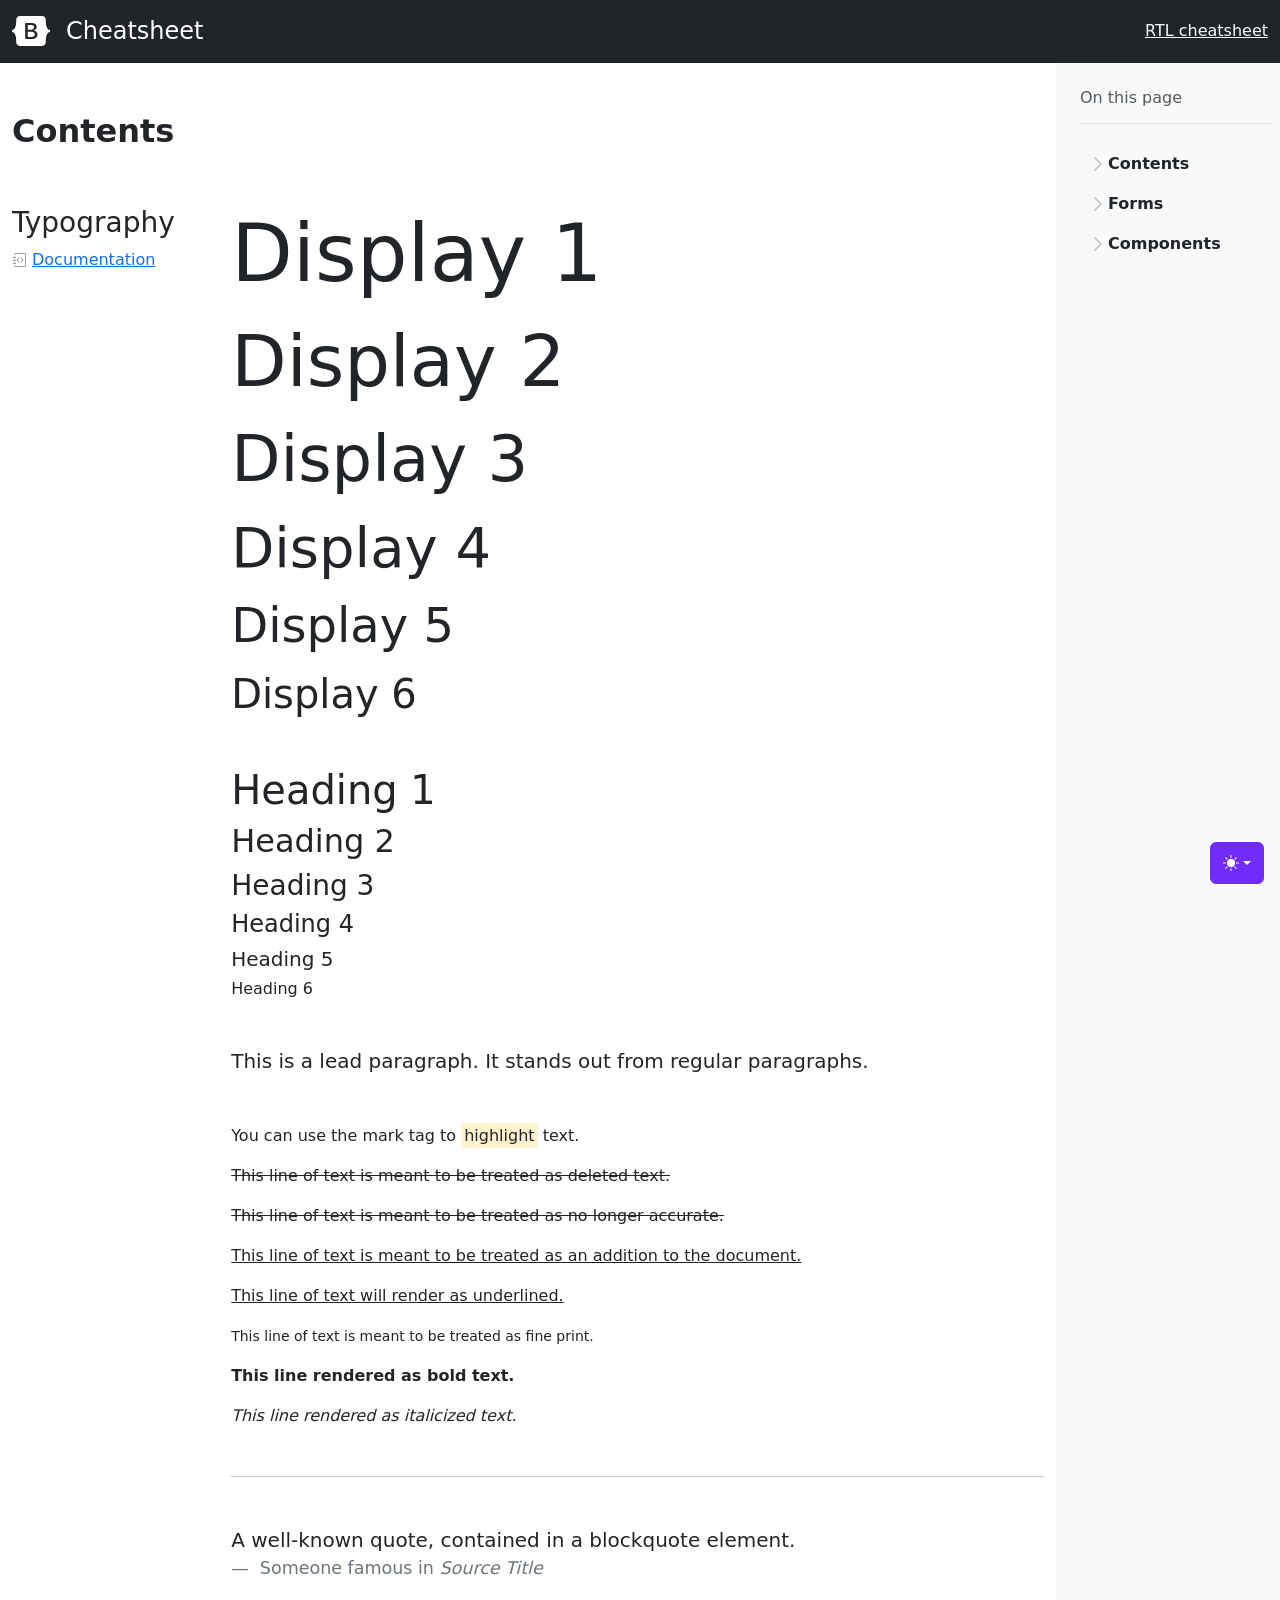
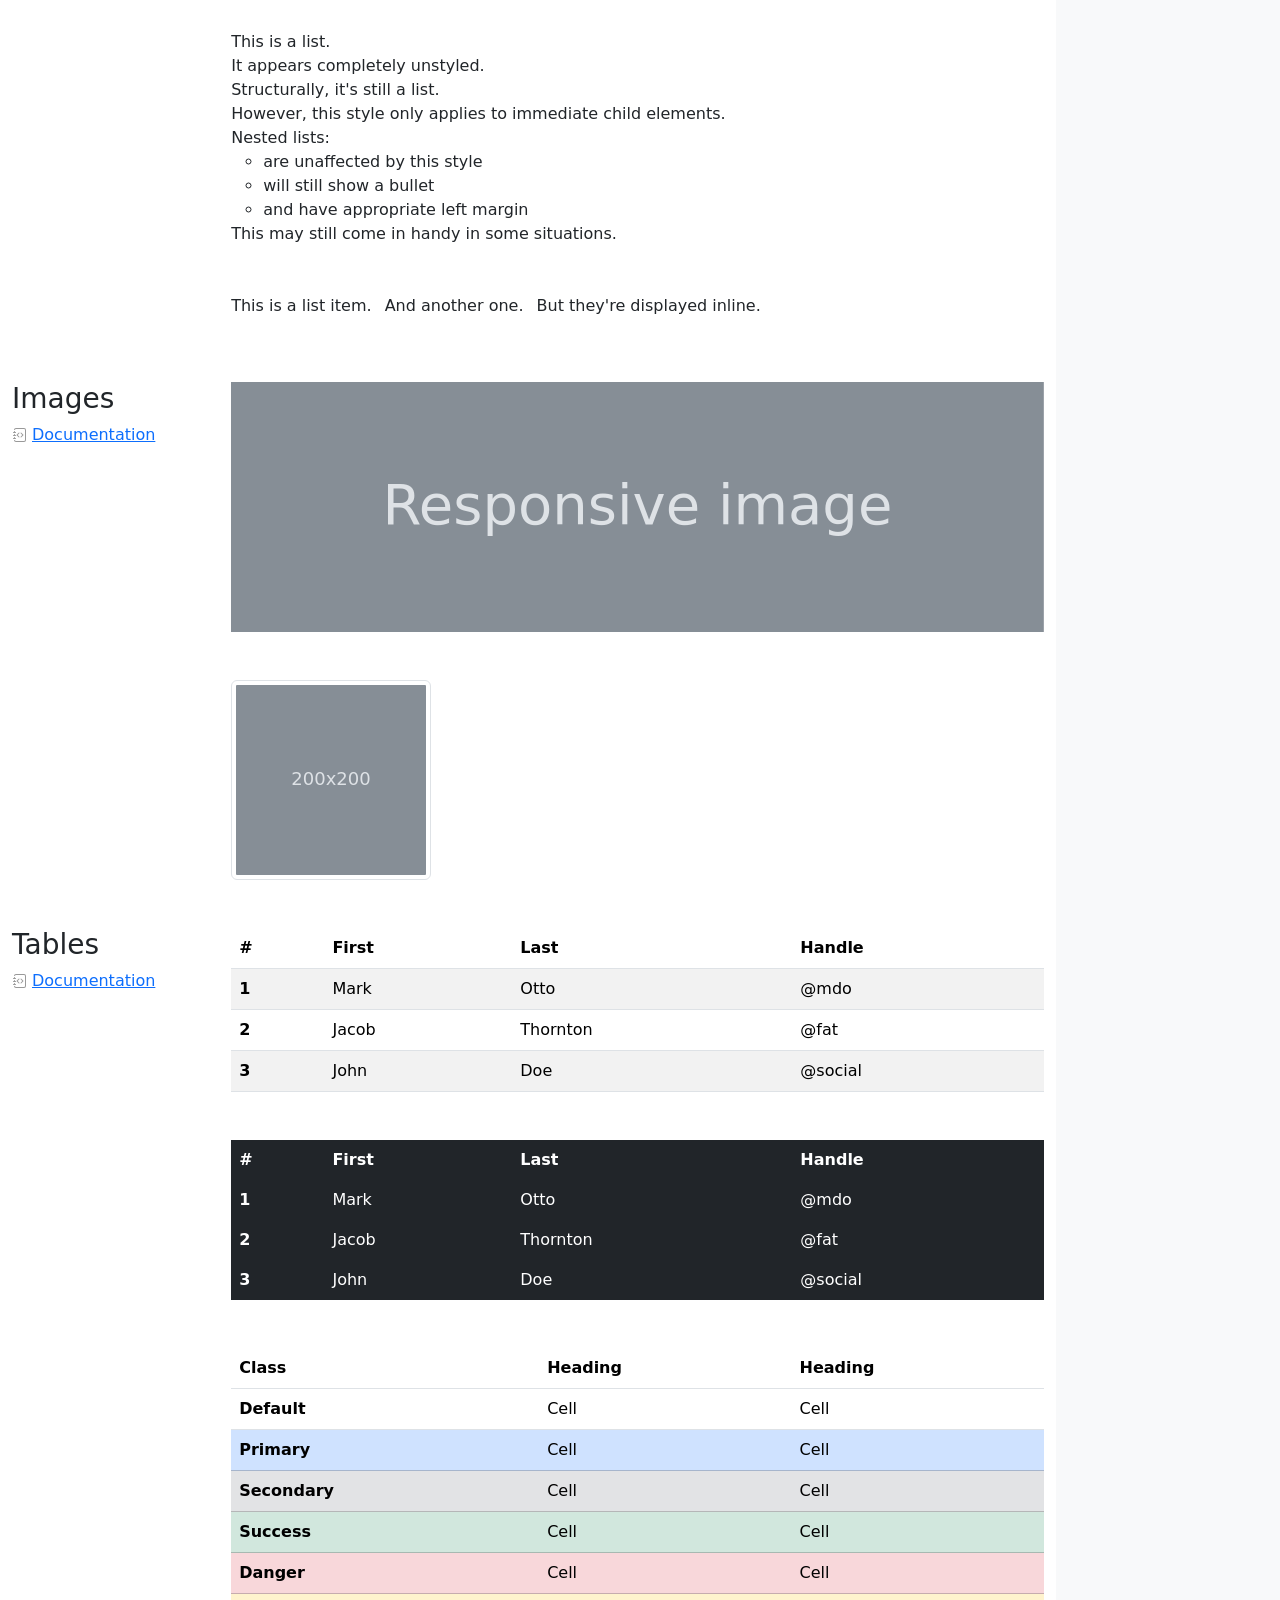
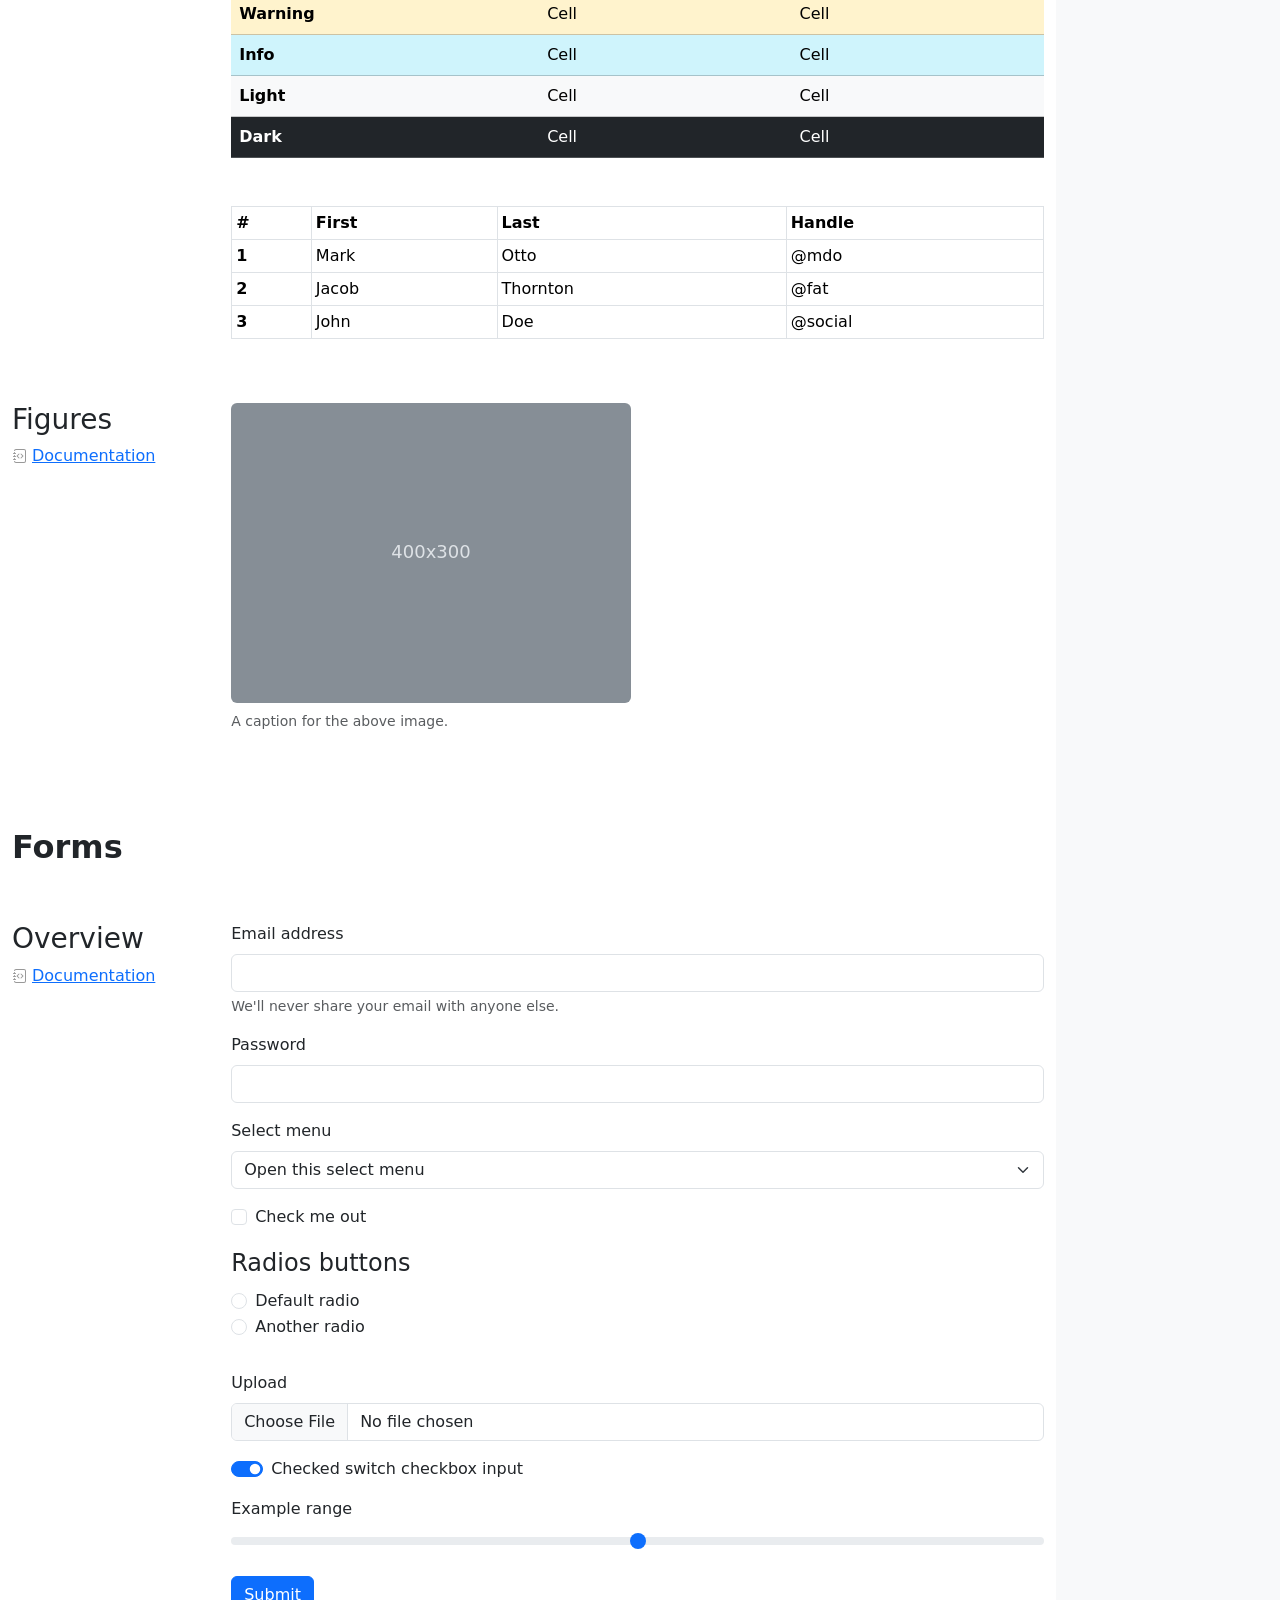
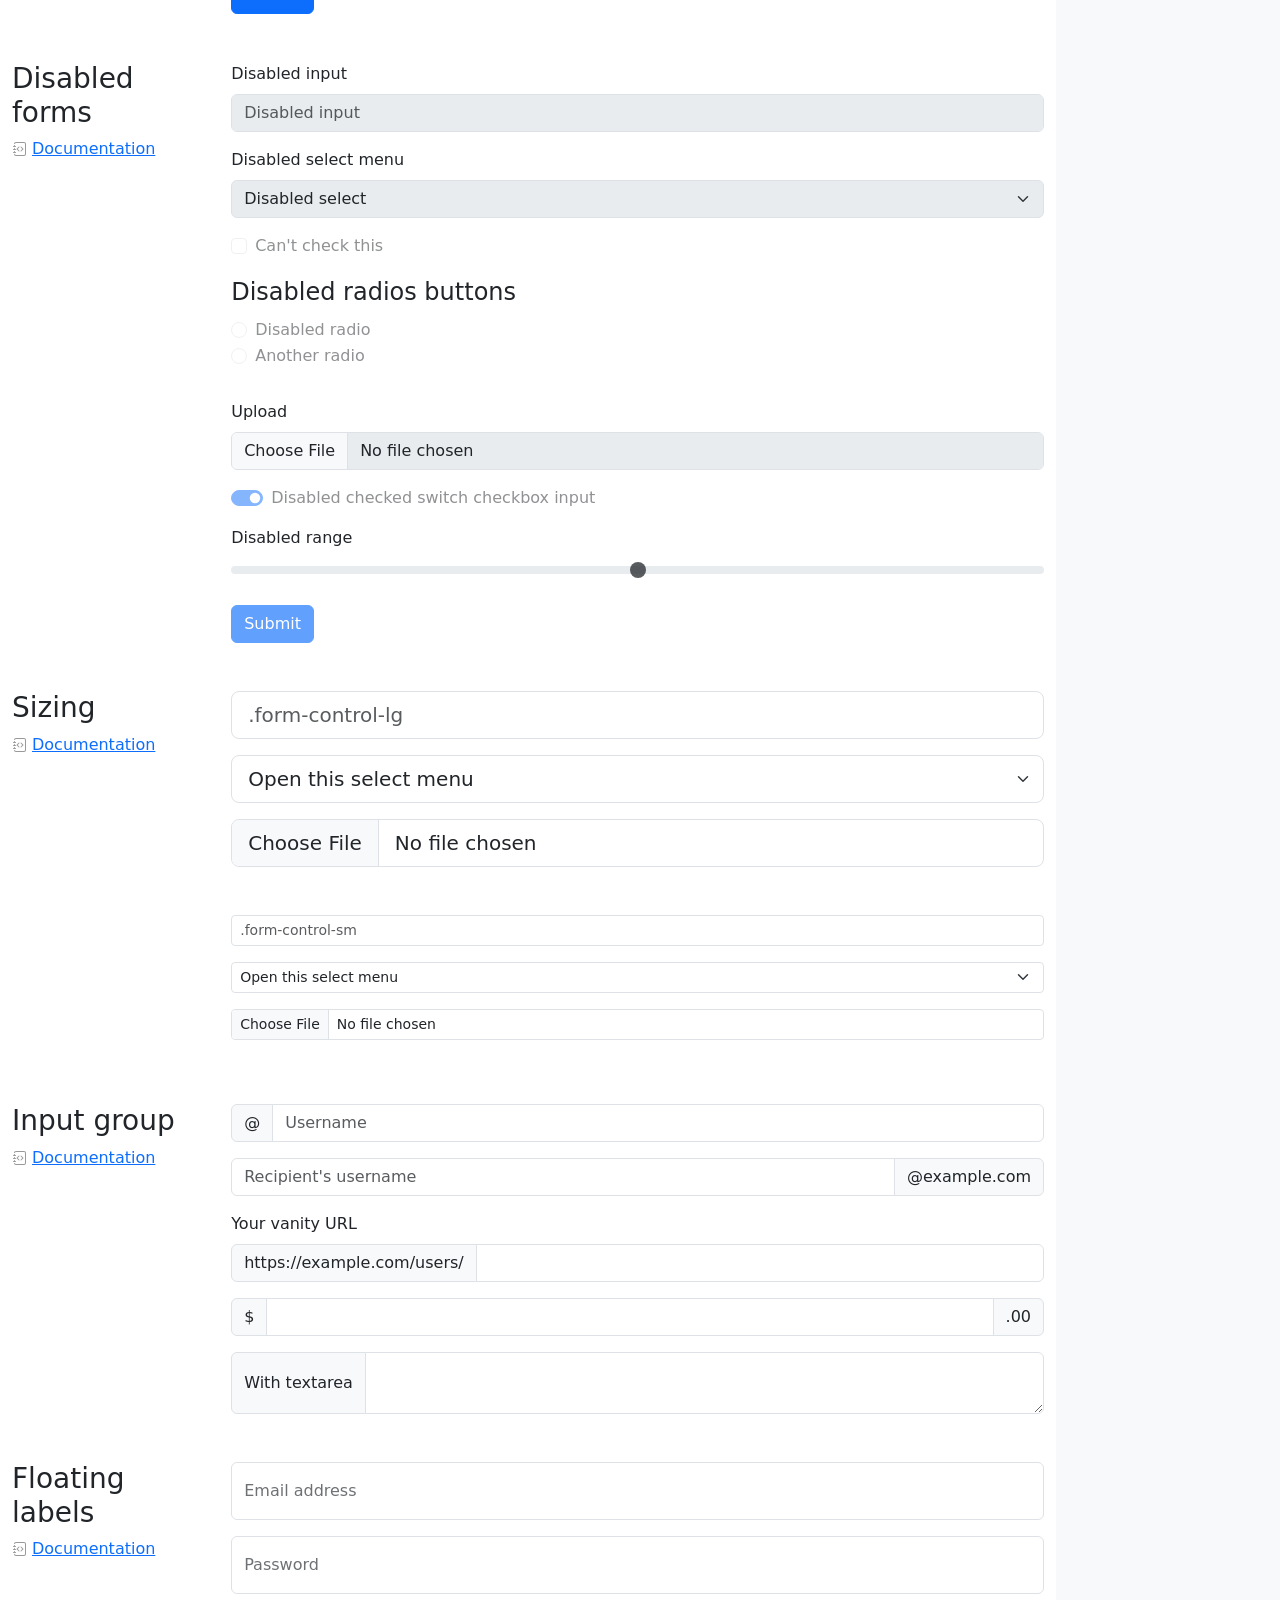
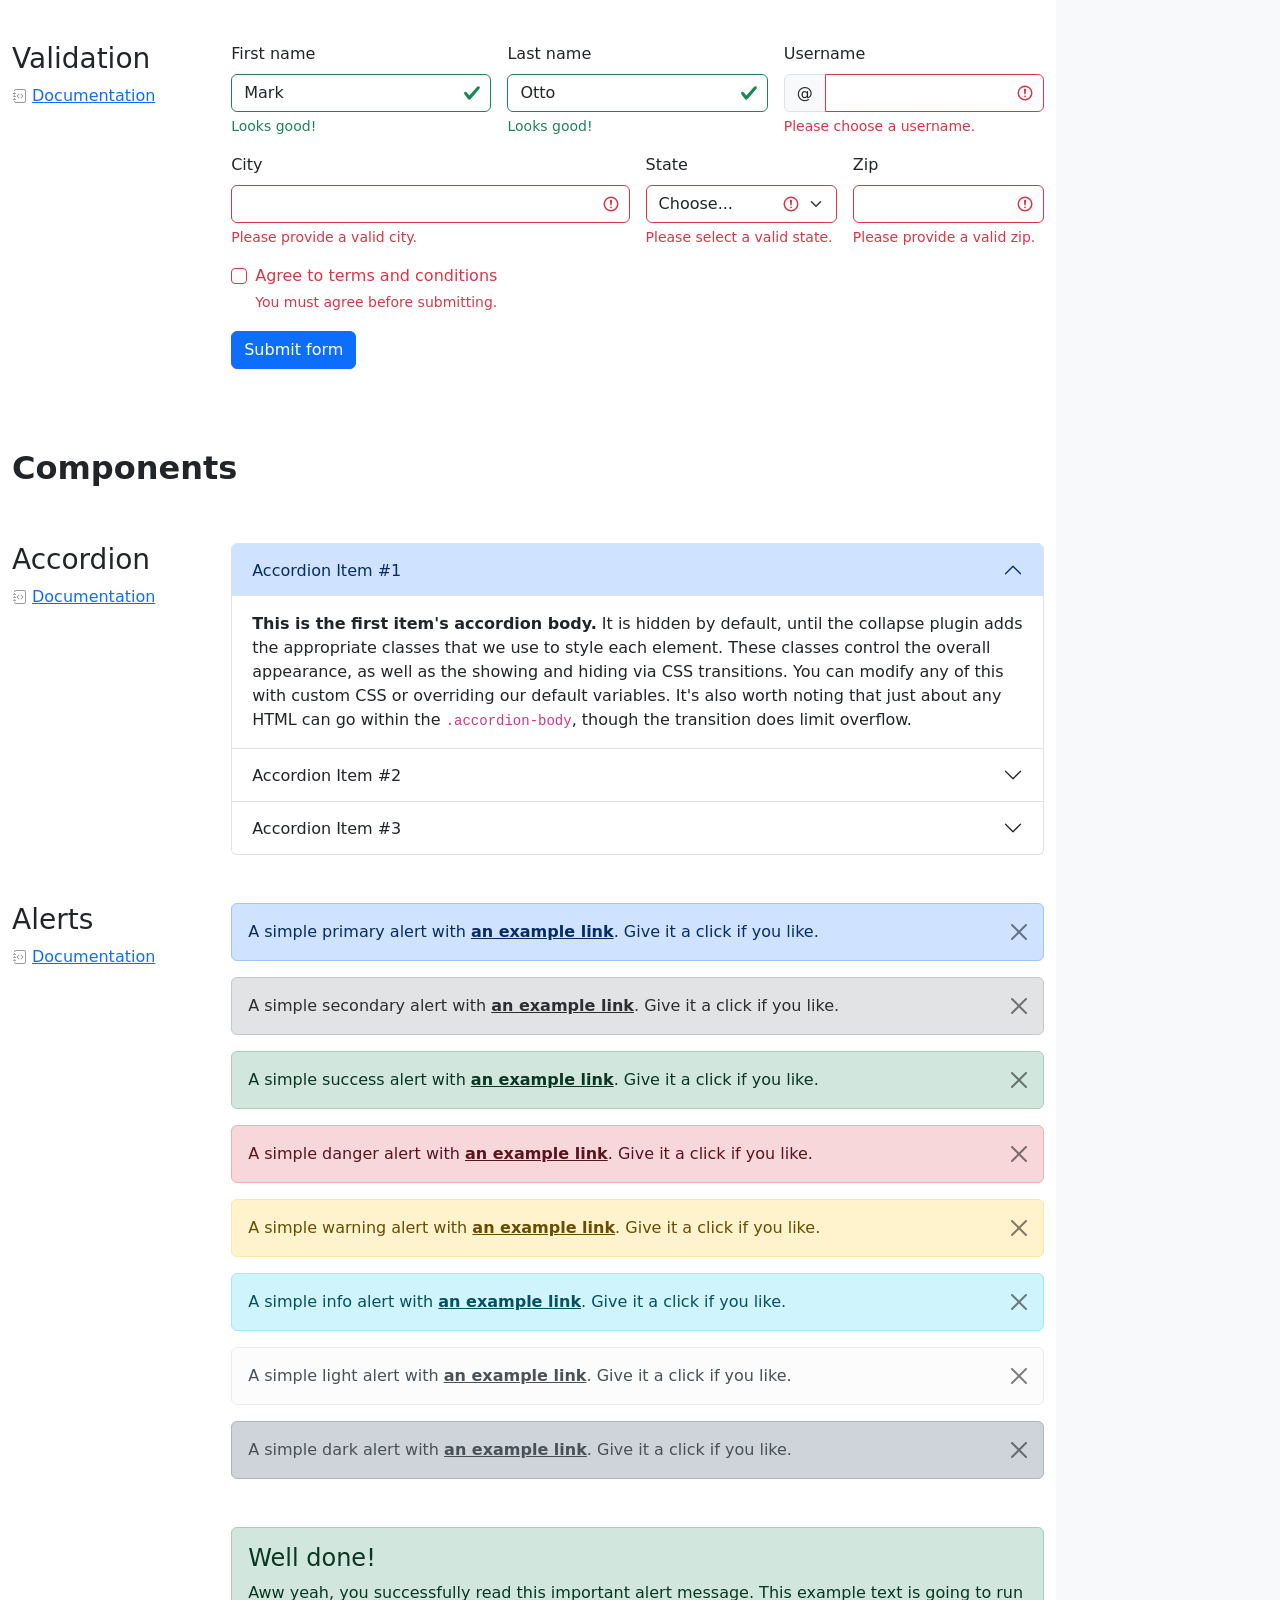
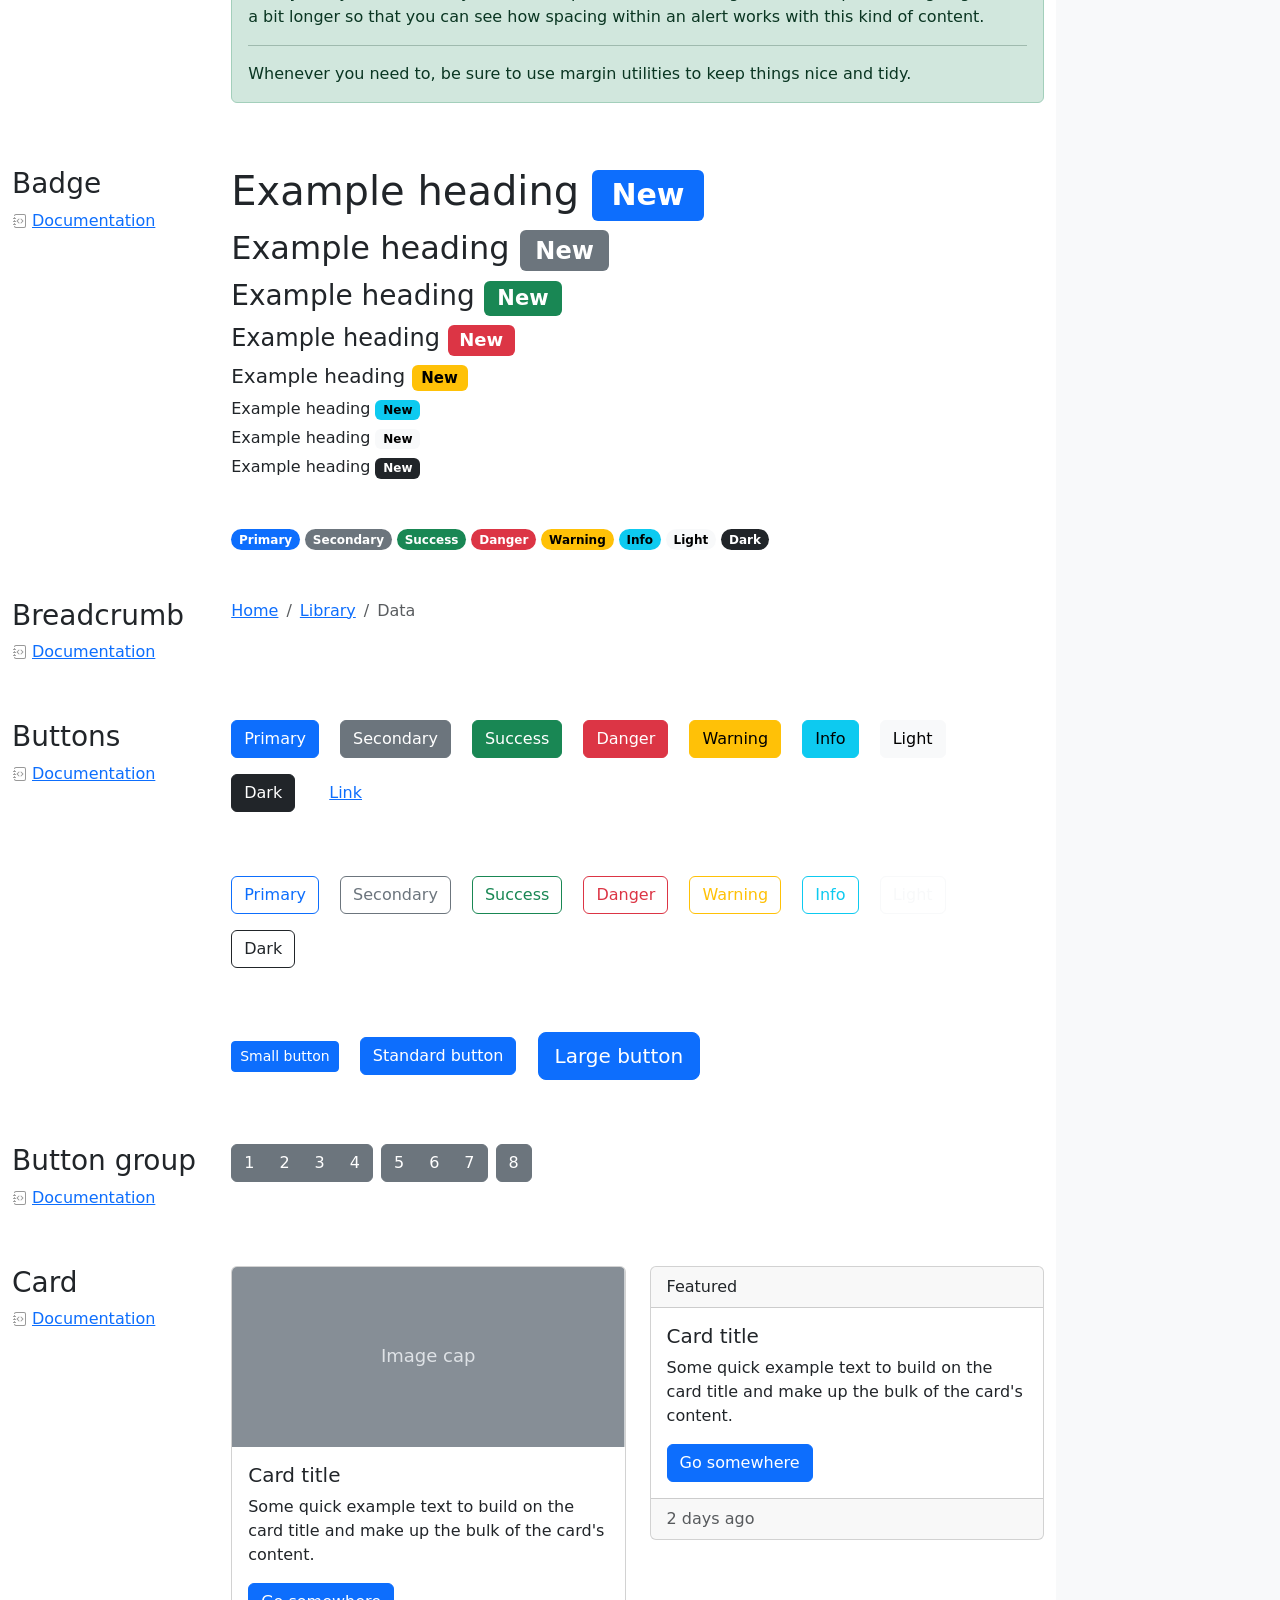
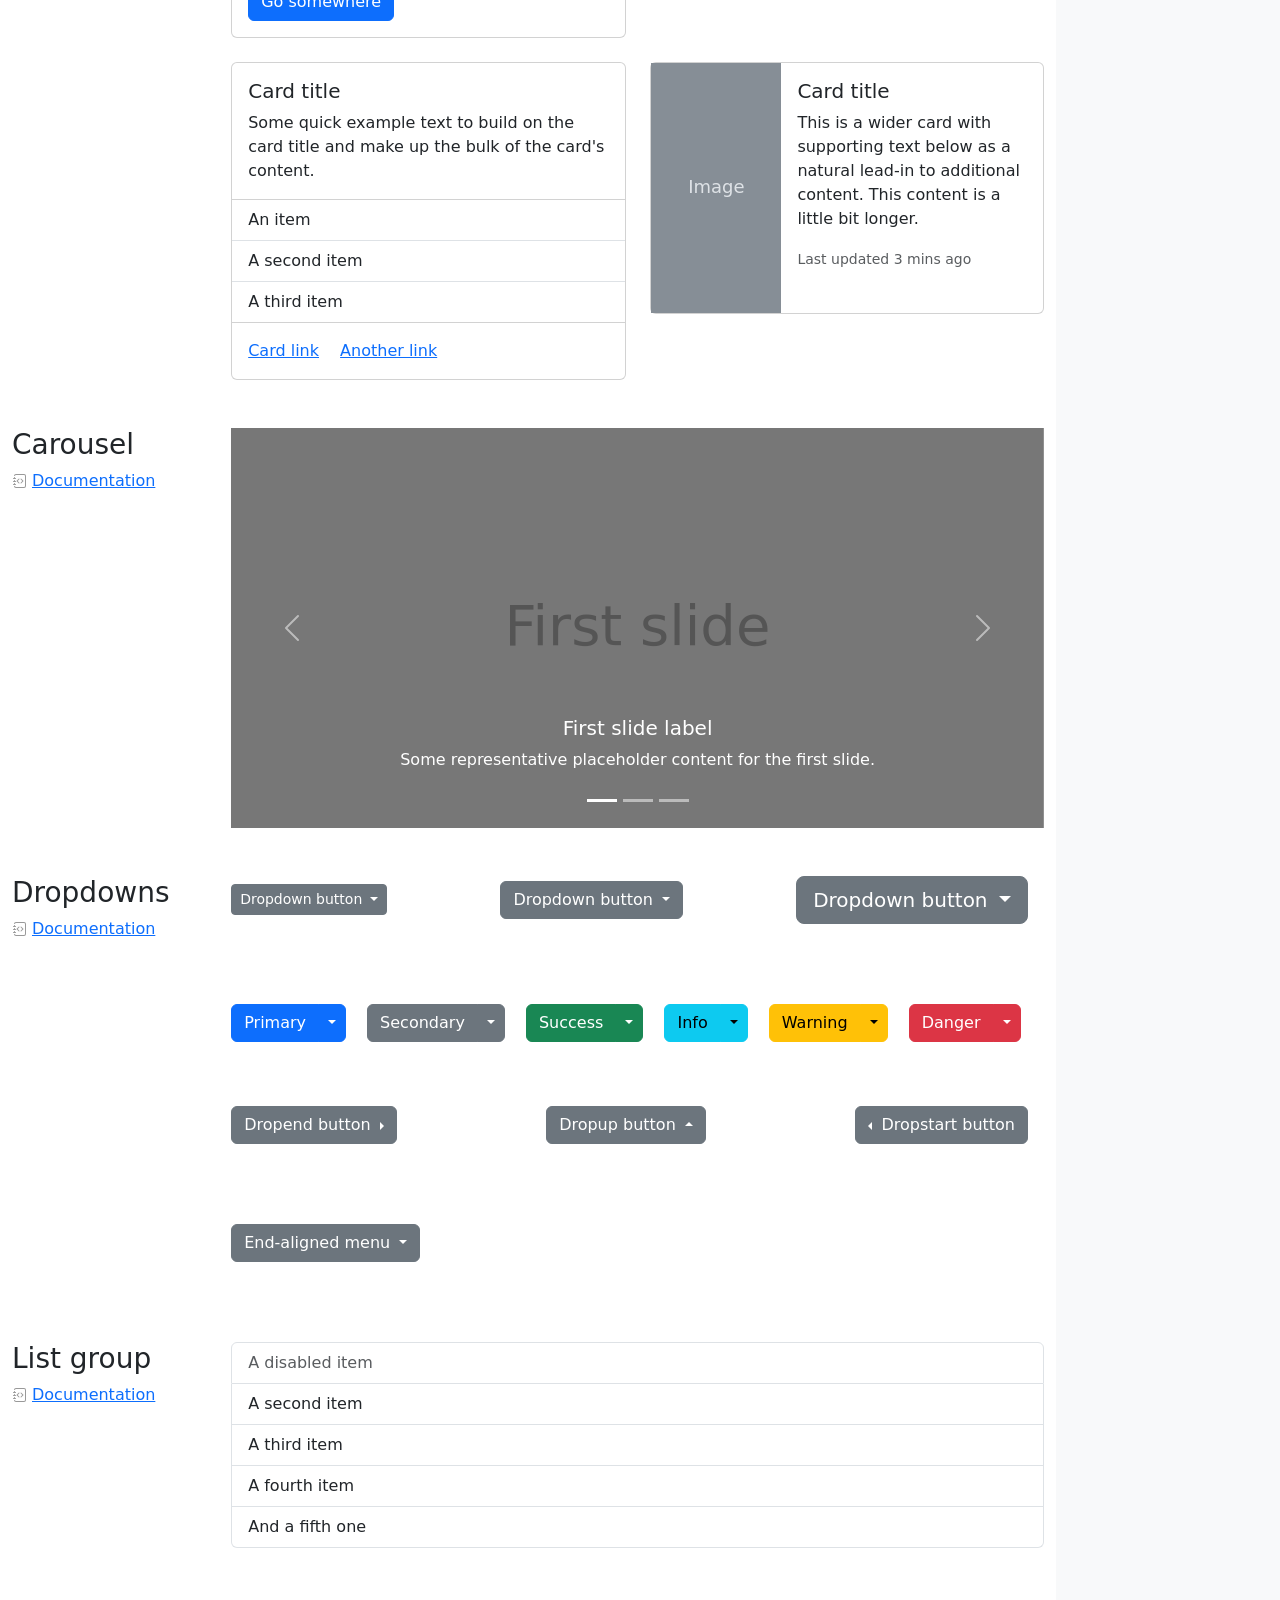
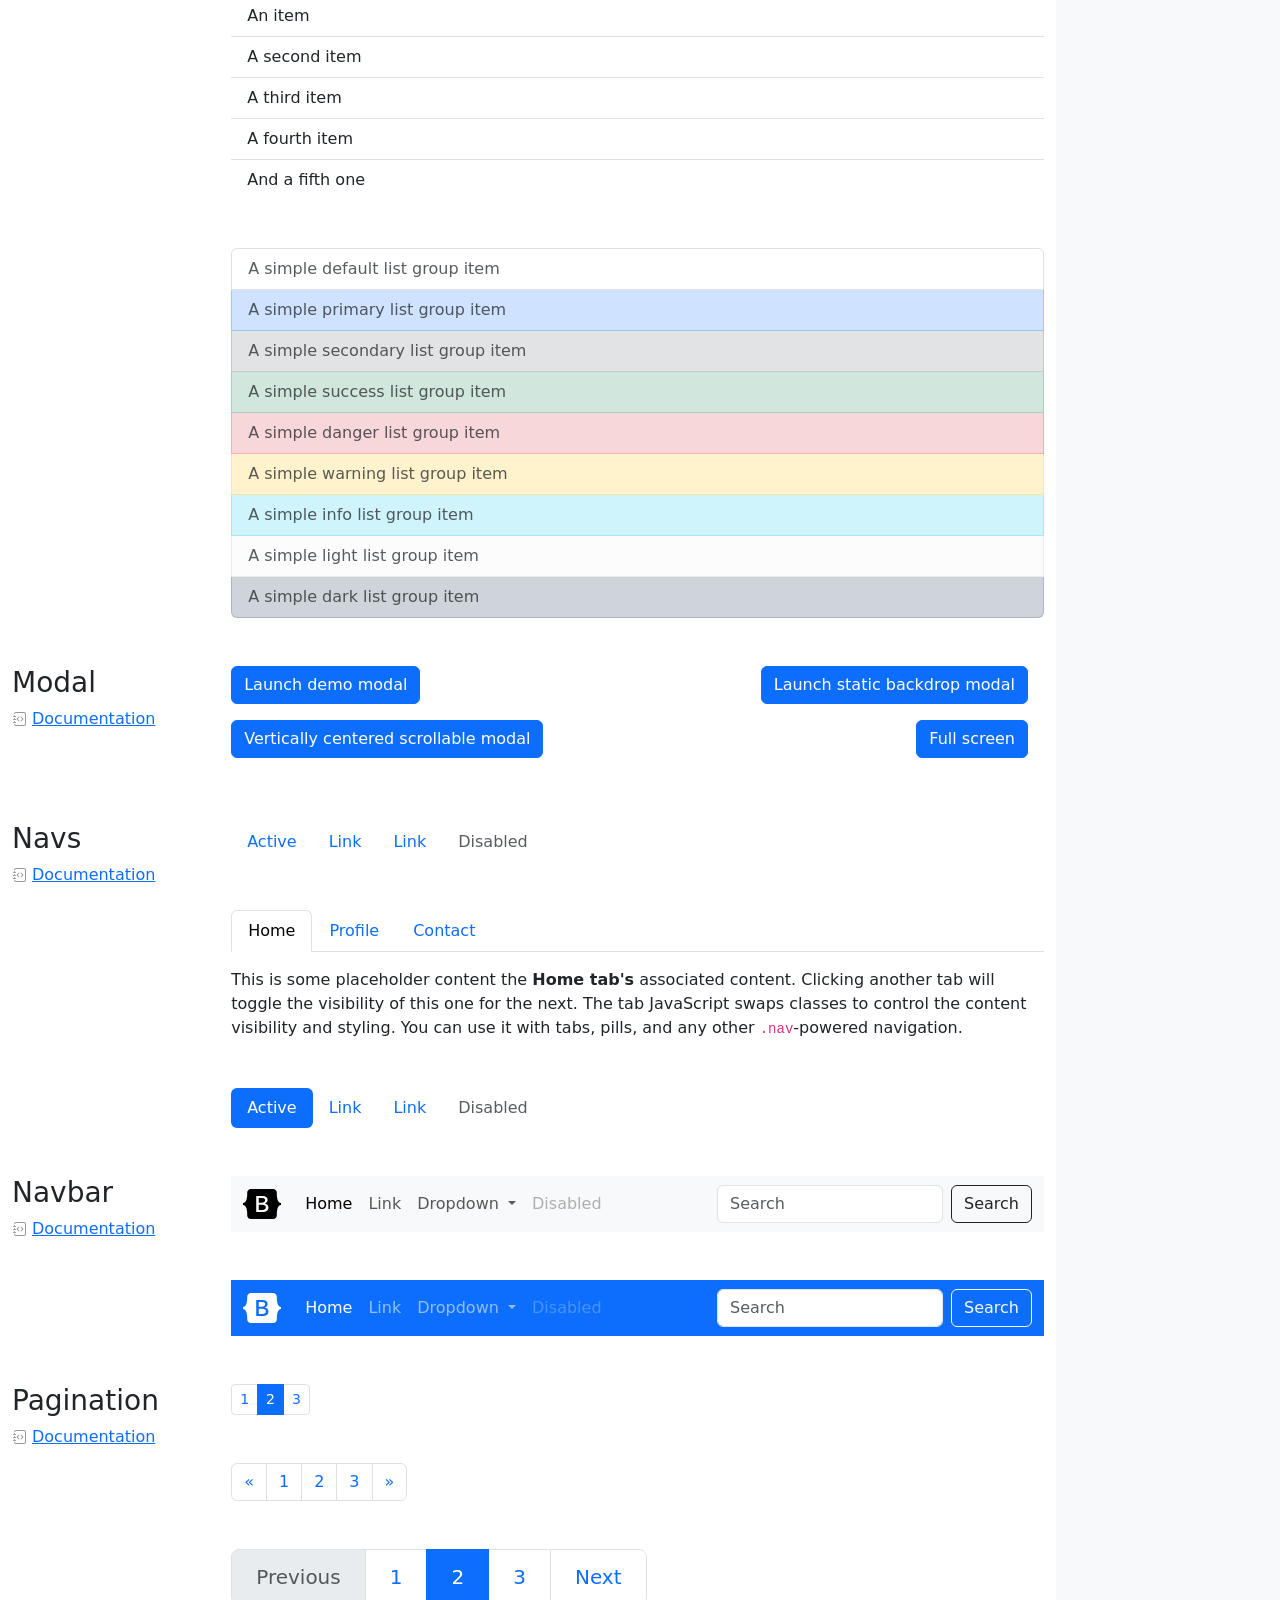
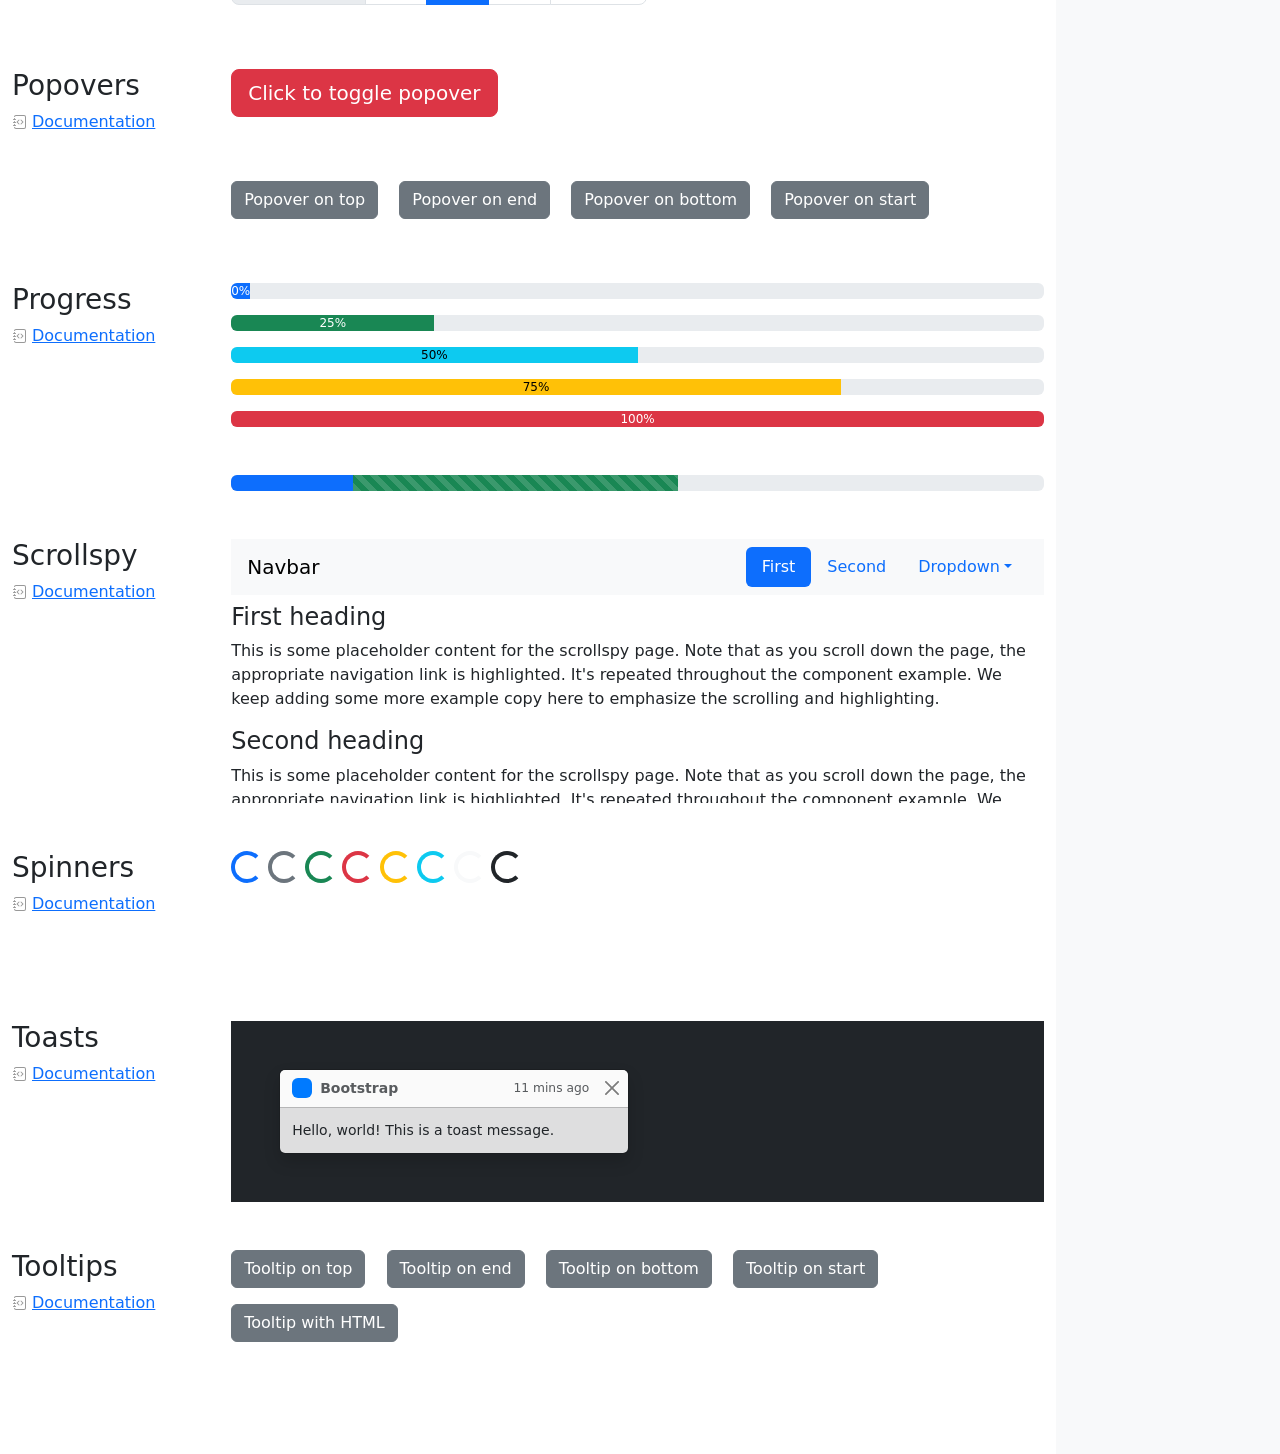
<file: BOOTSTRAP/examples/cheatsheet/index.html>
<!doctype html>
<html lang="en" data-bs-theme="auto">
  <head>
    <meta charset="utf-8" />
    <meta name="viewport" content="width=device-width, initial-scale=1" />
    <meta name="description" content="" />
    <meta
      name="author"
      content="Mark Otto, Jacob Thornton, and Bootstrap contributors"
    />
    <meta name="generator" content="Astro v5.13.2" />
    <title>Cheatsheet · Bootstrap v5.3</title>
    <link
      rel="canonical"
      href="https://getbootstrap.com/docs/5.3/examples/cheatsheet/"
    />
    <script src="../assets/js/color-modes.js"></script>
    <link href="../assets/dist/css/bootstrap.min.css" rel="stylesheet" />
    <meta name="theme-color" content="#712cf9" />
    <link href="cheatsheet.css" rel="stylesheet" />
    <style>
      .bd-placeholder-img {
        font-size: 1.125rem;
        text-anchor: middle;
        -webkit-user-select: none;
        -moz-user-select: none;
        user-select: none;
      }
      @media (min-width: 768px) {
        .bd-placeholder-img-lg {
          font-size: 3.5rem;
        }
      }
      .b-example-divider {
        width: 100%;
        height: 3rem;
        background-color: #0000001a;
        border: solid rgba(0, 0, 0, 0.15);
        border-width: 1px 0;
        box-shadow:
          inset 0 0.5em 1.5em #0000001a,
          inset 0 0.125em 0.5em #00000026;
      }
      .b-example-vr {
        flex-shrink: 0;
        width: 1.5rem;
        height: 100vh;
      }
      .bi {
        vertical-align: -0.125em;
        fill: currentColor;
      }
      .nav-scroller {
        position: relative;
        z-index: 2;
        height: 2.75rem;
        overflow-y: hidden;
      }
      .nav-scroller .nav {
        display: flex;
        flex-wrap: nowrap;
        padding-bottom: 1rem;
        margin-top: -1px;
        overflow-x: auto;
        text-align: center;
        white-space: nowrap;
        -webkit-overflow-scrolling: touch;
      }
      .btn-bd-primary {
        --bd-violet-bg: #712cf9;
        --bd-violet-rgb: 112.520718, 44.062154, 249.437846;
        --bs-btn-font-weight: 600;
        --bs-btn-color: var(--bs-white);
        --bs-btn-bg: var(--bd-violet-bg);
        --bs-btn-border-color: var(--bd-violet-bg);
        --bs-btn-hover-color: var(--bs-white);
        --bs-btn-hover-bg: #6528e0;
        --bs-btn-hover-border-color: #6528e0;
        --bs-btn-focus-shadow-rgb: var(--bd-violet-rgb);
        --bs-btn-active-color: var(--bs-btn-hover-color);
        --bs-btn-active-bg: #5a23c8;
        --bs-btn-active-border-color: #5a23c8;
      }
      .bd-mode-toggle {
        z-index: 1500;
      }
      .bd-mode-toggle .bi {
        width: 1em;
        height: 1em;
      }
      .bd-mode-toggle .dropdown-menu .active .bi {
        display: block !important;
      }
    </style>
  </head>
  <body class="bg-body-tertiary">
    <svg xmlns="http://www.w3.org/2000/svg" class="d-none">
      <symbol id="check2" viewBox="0 0 16 16">
        <path
          d="M13.854 3.646a.5.5 0 0 1 0 .708l-7 7a.5.5 0 0 1-.708 0l-3.5-3.5a.5.5 0 1 1 .708-.708L6.5 10.293l6.646-6.647a.5.5 0 0 1 .708 0z"
        ></path>
      </symbol>
      <symbol id="circle-half" viewBox="0 0 16 16">
        <path
          d="M8 15A7 7 0 1 0 8 1v14zm0 1A8 8 0 1 1 8 0a8 8 0 0 1 0 16z"
        ></path>
      </symbol>
      <symbol id="moon-stars-fill" viewBox="0 0 16 16">
        <path
          d="M6 .278a.768.768 0 0 1 .08.858 7.208 7.208 0 0 0-.878 3.46c0 4.021 3.278 7.277 7.318 7.277.527 0 1.04-.055 1.533-.16a.787.787 0 0 1 .81.316.733.733 0 0 1-.031.893A8.349 8.349 0 0 1 8.344 16C3.734 16 0 12.286 0 7.71 0 4.266 2.114 1.312 5.124.06A.752.752 0 0 1 6 .278z"
        ></path>
        <path
          d="M10.794 3.148a.217.217 0 0 1 .412 0l.387 1.162c.173.518.579.924 1.097 1.097l1.162.387a.217.217 0 0 1 0 .412l-1.162.387a1.734 1.734 0 0 0-1.097 1.097l-.387 1.162a.217.217 0 0 1-.412 0l-.387-1.162A1.734 1.734 0 0 0 9.31 6.593l-1.162-.387a.217.217 0 0 1 0-.412l1.162-.387a1.734 1.734 0 0 0 1.097-1.097l.387-1.162zM13.863.099a.145.145 0 0 1 .274 0l.258.774c.115.346.386.617.732.732l.774.258a.145.145 0 0 1 0 .274l-.774.258a1.156 1.156 0 0 0-.732.732l-.258.774a.145.145 0 0 1-.274 0l-.258-.774a1.156 1.156 0 0 0-.732-.732l-.774-.258a.145.145 0 0 1 0-.274l.774-.258c.346-.115.617-.386.732-.732L13.863.1z"
        ></path>
      </symbol>
      <symbol id="sun-fill" viewBox="0 0 16 16">
        <path
          d="M8 12a4 4 0 1 0 0-8 4 4 0 0 0 0 8zM8 0a.5.5 0 0 1 .5.5v2a.5.5 0 0 1-1 0v-2A.5.5 0 0 1 8 0zm0 13a.5.5 0 0 1 .5.5v2a.5.5 0 0 1-1 0v-2A.5.5 0 0 1 8 13zm8-5a.5.5 0 0 1-.5.5h-2a.5.5 0 0 1 0-1h2a.5.5 0 0 1 .5.5zM3 8a.5.5 0 0 1-.5.5h-2a.5.5 0 0 1 0-1h2A.5.5 0 0 1 3 8zm10.657-5.657a.5.5 0 0 1 0 .707l-1.414 1.415a.5.5 0 1 1-.707-.708l1.414-1.414a.5.5 0 0 1 .707 0zm-9.193 9.193a.5.5 0 0 1 0 .707L3.05 13.657a.5.5 0 0 1-.707-.707l1.414-1.414a.5.5 0 0 1 .707 0zm9.193 2.121a.5.5 0 0 1-.707 0l-1.414-1.414a.5.5 0 0 1 .707-.707l1.414 1.414a.5.5 0 0 1 0 .707zM4.464 4.465a.5.5 0 0 1-.707 0L2.343 3.05a.5.5 0 1 1 .707-.707l1.414 1.414a.5.5 0 0 1 0 .708z"
        ></path>
      </symbol>
    </svg>
    <div
      class="dropdown position-fixed bottom-0 end-0 mb-3 me-3 bd-mode-toggle"
    >
      <button
        class="btn btn-bd-primary py-2 dropdown-toggle d-flex align-items-center"
        id="bd-theme"
        type="button"
        aria-expanded="false"
        data-bs-toggle="dropdown"
        aria-label="Toggle theme (auto)"
      >
        <svg class="bi my-1 theme-icon-active" aria-hidden="true">
          <use href="#circle-half"></use>
        </svg>
        <span class="visually-hidden" id="bd-theme-text">Toggle theme</span>
      </button>
      <ul
        class="dropdown-menu dropdown-menu-end shadow"
        aria-labelledby="bd-theme-text"
      >
        <li>
          <button
            type="button"
            class="dropdown-item d-flex align-items-center"
            data-bs-theme-value="light"
            aria-pressed="false"
          >
            <svg class="bi me-2 opacity-50" aria-hidden="true">
              <use href="#sun-fill"></use>
            </svg>
            Light
            <svg class="bi ms-auto d-none" aria-hidden="true">
              <use href="#check2"></use>
            </svg>
          </button>
        </li>
        <li>
          <button
            type="button"
            class="dropdown-item d-flex align-items-center"
            data-bs-theme-value="dark"
            aria-pressed="false"
          >
            <svg class="bi me-2 opacity-50" aria-hidden="true">
              <use href="#moon-stars-fill"></use>
            </svg>
            Dark
            <svg class="bi ms-auto d-none" aria-hidden="true">
              <use href="#check2"></use>
            </svg>
          </button>
        </li>
        <li>
          <button
            type="button"
            class="dropdown-item d-flex align-items-center active"
            data-bs-theme-value="auto"
            aria-pressed="true"
          >
            <svg class="bi me-2 opacity-50" aria-hidden="true">
              <use href="#circle-half"></use>
            </svg>
            Auto
            <svg class="bi ms-auto d-none" aria-hidden="true">
              <use href="#check2"></use>
            </svg>
          </button>
        </li>
      </ul>
    </div>
    <header
      class="bd-header bg-dark py-3 d-flex align-items-stretch border-bottom border-dark"
    >
      <div class="container-fluid d-flex align-items-center">
        <h1 class="d-flex align-items-center fs-4 text-white mb-0">
          <img
            src="../assets/brand/bootstrap-logo-white.svg"
            width="38"
            height="30"
            class="me-3"
            alt="Bootstrap"
          />
          Cheatsheet
        </h1>
        <a
          href="../examples/cheatsheet-rtl/"
          class="ms-auto link-light"
          hreflang="ar"
          >RTL cheatsheet</a
        >
      </div>
    </header>
    <aside
      class="bd-aside sticky-xl-top text-body-secondary align-self-start mb-3 mb-xl-5 px-2"
    >
      <h2 class="h6 pt-4 pb-3 mb-4 border-bottom">On this page</h2>
      <nav class="small" id="toc">
        <ul class="list-unstyled">
          <li class="my-2">
            <button
              type="button"
              class="btn d-inline-flex align-items-center collapsed border-0"
              data-bs-toggle="collapse"
              aria-expanded="false"
              data-bs-target="#contents-collapse"
              aria-controls="contents-collapse"
            >
              Contents
            </button>
            <ul class="list-unstyled ps-3 collapse" id="contents-collapse">
              <li>
                <a
                  class="d-inline-flex align-items-center rounded text-decoration-none"
                  href="#typography"
                  >Typography</a
                >
              </li>
              <li>
                <a
                  class="d-inline-flex align-items-center rounded text-decoration-none"
                  href="#images"
                  >Images</a
                >
              </li>
              <li>
                <a
                  class="d-inline-flex align-items-center rounded text-decoration-none"
                  href="#tables"
                  >Tables</a
                >
              </li>
              <li>
                <a
                  class="d-inline-flex align-items-center rounded text-decoration-none"
                  href="#figures"
                  >Figures</a
                >
              </li>
            </ul>
          </li>
          <li class="my-2">
            <button
              type="button"
              class="btn d-inline-flex align-items-center collapsed border-0"
              data-bs-toggle="collapse"
              aria-expanded="false"
              data-bs-target="#forms-collapse"
              aria-controls="forms-collapse"
            >
              Forms
            </button>
            <ul class="list-unstyled ps-3 collapse" id="forms-collapse">
              <li>
                <a
                  class="d-inline-flex align-items-center rounded text-decoration-none"
                  href="#overview"
                  >Overview</a
                >
              </li>
              <li>
                <a
                  class="d-inline-flex align-items-center rounded text-decoration-none"
                  href="#disabled-forms"
                  >Disabled forms</a
                >
              </li>
              <li>
                <a
                  class="d-inline-flex align-items-center rounded text-decoration-none"
                  href="#sizing"
                  >Sizing</a
                >
              </li>
              <li>
                <a
                  class="d-inline-flex align-items-center rounded text-decoration-none"
                  href="#input-group"
                  >Input group</a
                >
              </li>
              <li>
                <a
                  class="d-inline-flex align-items-center rounded text-decoration-none"
                  href="#floating-labels"
                  >Floating labels</a
                >
              </li>
              <li>
                <a
                  class="d-inline-flex align-items-center rounded text-decoration-none"
                  href="#validation"
                  >Validation</a
                >
              </li>
            </ul>
          </li>
          <li class="my-2">
            <button
              type="button"
              class="btn d-inline-flex align-items-center collapsed border-0"
              data-bs-toggle="collapse"
              aria-expanded="false"
              data-bs-target="#components-collapse"
              aria-controls="components-collapse"
            >
              Components
            </button>
            <ul class="list-unstyled ps-3 collapse" id="components-collapse">
              <li>
                <a
                  class="d-inline-flex align-items-center rounded text-decoration-none"
                  href="#accordion"
                  >Accordion</a
                >
              </li>
              <li>
                <a
                  class="d-inline-flex align-items-center rounded text-decoration-none"
                  href="#alerts"
                  >Alerts</a
                >
              </li>
              <li>
                <a
                  class="d-inline-flex align-items-center rounded text-decoration-none"
                  href="#badge"
                  >Badge</a
                >
              </li>
              <li>
                <a
                  class="d-inline-flex align-items-center rounded text-decoration-none"
                  href="#breadcrumb"
                  >Breadcrumb</a
                >
              </li>
              <li>
                <a
                  class="d-inline-flex align-items-center rounded text-decoration-none"
                  href="#buttons"
                  >Buttons</a
                >
              </li>
              <li>
                <a
                  class="d-inline-flex align-items-center rounded text-decoration-none"
                  href="#button-group"
                  >Button group</a
                >
              </li>
              <li>
                <a
                  class="d-inline-flex align-items-center rounded text-decoration-none"
                  href="#card"
                  >Card</a
                >
              </li>
              <li>
                <a
                  class="d-inline-flex align-items-center rounded text-decoration-none"
                  href="#carousel"
                  >Carousel</a
                >
              </li>
              <li>
                <a
                  class="d-inline-flex align-items-center rounded text-decoration-none"
                  href="#dropdowns"
                  >Dropdowns</a
                >
              </li>
              <li>
                <a
                  class="d-inline-flex align-items-center rounded text-decoration-none"
                  href="#list-group"
                  >List group</a
                >
              </li>
              <li>
                <a
                  class="d-inline-flex align-items-center rounded text-decoration-none"
                  href="#modal"
                  >Modal</a
                >
              </li>
              <li>
                <a
                  class="d-inline-flex align-items-center rounded text-decoration-none"
                  href="#navs"
                  >Navs</a
                >
              </li>
              <li>
                <a
                  class="d-inline-flex align-items-center rounded text-decoration-none"
                  href="#navbar"
                  >Navbar</a
                >
              </li>
              <li>
                <a
                  class="d-inline-flex align-items-center rounded text-decoration-none"
                  href="#pagination"
                  >Pagination</a
                >
              </li>
              <li>
                <a
                  class="d-inline-flex align-items-center rounded text-decoration-none"
                  href="#popovers"
                  >Popovers</a
                >
              </li>
              <li>
                <a
                  class="d-inline-flex align-items-center rounded text-decoration-none"
                  href="#progress"
                  >Progress</a
                >
              </li>
              <li>
                <a
                  class="d-inline-flex align-items-center rounded text-decoration-none"
                  href="#scrollspy"
                  >Scrollspy</a
                >
              </li>
              <li>
                <a
                  class="d-inline-flex align-items-center rounded text-decoration-none"
                  href="#spinners"
                  >Spinners</a
                >
              </li>
              <li>
                <a
                  class="d-inline-flex align-items-center rounded text-decoration-none"
                  href="#toasts"
                  >Toasts</a
                >
              </li>
              <li>
                <a
                  class="d-inline-flex align-items-center rounded text-decoration-none"
                  href="#tooltips"
                  >Tooltips</a
                >
              </li>
            </ul>
          </li>
        </ul>
      </nav>
    </aside>
    <main class="bd-cheatsheet container-fluid bg-body">
      <section id="content">
        <h2 class="sticky-xl-top fw-bold pt-3 pt-xl-5 pb-2 pb-xl-3">
          Contents
        </h2>
        <article class="my-3" id="typography">
          <div
            class="bd-heading sticky-xl-top align-self-start mt-5 mb-3 mt-xl-0 mb-xl-2"
          >
            <h3>Typography</h3>
            <a class="d-flex align-items-center" href="../content/typography"
              >Documentation</a
            >
          </div>
          <div>
            <div class="bd-example-snippet bd-code-snippet">
              <div class="bd-example m-0 border-0">
                <p class="display-1">Display 1</p>
                <p class="display-2">Display 2</p>
                <p class="display-3">Display 3</p>
                <p class="display-4">Display 4</p>
                <p class="display-5">Display 5</p>
                <p class="display-6">Display 6</p>
              </div>
            </div>
            <div class="bd-example-snippet bd-code-snippet">
              <div class="bd-example m-0 border-0">
                <p class="h1">Heading 1</p>
                <p class="h2">Heading 2</p>
                <p class="h3">Heading 3</p>
                <p class="h4">Heading 4</p>
                <p class="h5">Heading 5</p>
                <p class="h6">Heading 6</p>
              </div>
            </div>
            <div class="bd-example-snippet bd-code-snippet">
              <div class="bd-example m-0 border-0">
                <p class="lead">
                  This is a lead paragraph. It stands out from regular
                  paragraphs.
                </p>
              </div>
            </div>
            <div class="bd-example-snippet bd-code-snippet">
              <div class="bd-example m-0 border-0">
                <p>You can use the mark tag to <mark>highlight</mark> text.</p>
                <p>
                  <del
                    >This line of text is meant to be treated as deleted
                    text.</del
                  >
                </p>
                <p>
                  <s
                    >This line of text is meant to be treated as no longer
                    accurate.</s
                  >
                </p>
                <p>
                  <ins
                    >This line of text is meant to be treated as an addition to
                    the document.</ins
                  >
                </p>
                <p><u>This line of text will render as underlined.</u></p>
                <p>
                  <small
                    >This line of text is meant to be treated as fine
                    print.</small
                  >
                </p>
                <p><strong>This line rendered as bold text.</strong></p>
                <p><em>This line rendered as italicized text.</em></p>
              </div>
            </div>
            <div class="bd-example-snippet bd-code-snippet">
              <div class="bd-example m-0 border-0">
                <hr />
              </div>
            </div>
            <div class="bd-example-snippet bd-code-snippet">
              <div class="bd-example m-0 border-0">
                <blockquote class="blockquote">
                  <p>A well-known quote, contained in a blockquote element.</p>
                  <footer class="blockquote-footer">
                    Someone famous in
                    <cite title="Source Title">Source Title</cite>
                  </footer>
                </blockquote>
              </div>
            </div>
            <div class="bd-example-snippet bd-code-snippet">
              <div class="bd-example m-0 border-0">
                <ul class="list-unstyled">
                  <li>This is a list.</li>
                  <li>It appears completely unstyled.</li>
                  <li>Structurally, it's still a list.</li>
                  <li>
                    However, this style only applies to immediate child
                    elements.
                  </li>
                  <li>
                    Nested lists:
                    <ul>
                      <li>are unaffected by this style</li>
                      <li>will still show a bullet</li>
                      <li>and have appropriate left margin</li>
                    </ul>
                  </li>
                  <li>This may still come in handy in some situations.</li>
                </ul>
              </div>
            </div>
            <div class="bd-example-snippet bd-code-snippet">
              <div class="bd-example m-0 border-0">
                <ul class="list-inline">
                  <li class="list-inline-item">This is a list item.</li>
                  <li class="list-inline-item">And another one.</li>
                  <li class="list-inline-item">
                    But they're displayed inline.
                  </li>
                </ul>
              </div>
            </div>
          </div>
        </article>
        <article class="my-3" id="images">
          <div
            class="bd-heading sticky-xl-top align-self-start mt-5 mb-3 mt-xl-0 mb-xl-2"
          >
            <h3>Images</h3>
            <a class="d-flex align-items-center" href="../content/images"
              >Documentation</a
            >
          </div>
          <div>
            <div class="bd-example-snippet bd-code-snippet">
              <div class="bd-example m-0 border-0">
                <svg
                  aria-label="Placeholder: Responsive image"
                  class="bd-placeholder-img bd-placeholder-img-lg img-fluid"
                  height="250"
                  preserveAspectRatio="xMidYMid slice"
                  role="img"
                  width="100%"
                  xmlns="http://www.w3.org/2000/svg"
                >
                  <title>Placeholder</title>
                  <rect width="100%" height="100%" fill="#868e96" />
                  <text x="50%" y="50%" fill="#dee2e6" dy=".3em">
                    Responsive image
                  </text>
                </svg>
              </div>
            </div>
            <div class="bd-example-snippet bd-code-snippet">
              <div class="bd-example m-0 border-0">
                <svg
                  aria-label="A generic square placeholder image with a white border around it, making it resemble a photograph taken with an old instant camera: 200x200"
                  class="bd-placeholder-img img-thumbnail"
                  height="200"
                  preserveAspectRatio="xMidYMid slice"
                  role="img"
                  width="200"
                  xmlns="http://www.w3.org/2000/svg"
                >
                  <title>
                    A generic square placeholder image with a white border
                    around it, making it resemble a photograph taken with an old
                    instant camera
                  </title>
                  <rect width="100%" height="100%" fill="#868e96" />
                  <text x="50%" y="50%" fill="#dee2e6" dy=".3em">200x200</text>
                </svg>
              </div>
            </div>
          </div>
        </article>
        <article class="my-3" id="tables">
          <div
            class="bd-heading sticky-xl-top align-self-start mt-5 mb-3 mt-xl-0 mb-xl-2"
          >
            <h3>Tables</h3>
            <a class="d-flex align-items-center" href="../content/tables"
              >Documentation</a
            >
          </div>
          <div>
            <div class="bd-example-snippet bd-code-snippet">
              <div class="bd-example m-0 border-0">
                <table class="table table-striped">
                  <thead>
                    <tr>
                      <th scope="col">#</th>
                      <th scope="col">First</th>
                      <th scope="col">Last</th>
                      <th scope="col">Handle</th>
                    </tr>
                  </thead>
                  <tbody>
                    <tr>
                      <th scope="row">1</th>
                      <td>Mark</td>
                      <td>Otto</td>
                      <td>@mdo</td>
                    </tr>
                    <tr>
                      <th scope="row">2</th>
                      <td>Jacob</td>
                      <td>Thornton</td>
                      <td>@fat</td>
                    </tr>
                    <tr>
                      <th scope="row">3</th>
                      <td>John</td>
                      <td>Doe</td>
                      <td>@social</td>
                    </tr>
                  </tbody>
                </table>
              </div>
            </div>
            <div class="bd-example-snippet bd-code-snippet">
              <div class="bd-example m-0 border-0">
                <table class="table table-dark table-borderless">
                  <thead>
                    <tr>
                      <th scope="col">#</th>
                      <th scope="col">First</th>
                      <th scope="col">Last</th>
                      <th scope="col">Handle</th>
                    </tr>
                  </thead>
                  <tbody>
                    <tr>
                      <th scope="row">1</th>
                      <td>Mark</td>
                      <td>Otto</td>
                      <td>@mdo</td>
                    </tr>
                    <tr>
                      <th scope="row">2</th>
                      <td>Jacob</td>
                      <td>Thornton</td>
                      <td>@fat</td>
                    </tr>
                    <tr>
                      <th scope="row">3</th>
                      <td>John</td>
                      <td>Doe</td>
                      <td>@social</td>
                    </tr>
                  </tbody>
                </table>
              </div>
            </div>
            <div class="bd-example-snippet bd-code-snippet">
              <div class="bd-example m-0 border-0">
                <table class="table table-hover">
                  <thead>
                    <tr>
                      <th scope="col">Class</th>
                      <th scope="col">Heading</th>
                      <th scope="col">Heading</th>
                    </tr>
                  </thead>
                  <tbody>
                    <tr>
                      <th scope="row">Default</th>
                      <td>Cell</td>
                      <td>Cell</td>
                    </tr>
                    <tr class="table-primary">
                      <th scope="row">Primary</th>
                      <td>Cell</td>
                      <td>Cell</td>
                    </tr>
                    <tr class="table-secondary">
                      <th scope="row">Secondary</th>
                      <td>Cell</td>
                      <td>Cell</td>
                    </tr>
                    <tr class="table-success">
                      <th scope="row">Success</th>
                      <td>Cell</td>
                      <td>Cell</td>
                    </tr>
                    <tr class="table-danger">
                      <th scope="row">Danger</th>
                      <td>Cell</td>
                      <td>Cell</td>
                    </tr>
                    <tr class="table-warning">
                      <th scope="row">Warning</th>
                      <td>Cell</td>
                      <td>Cell</td>
                    </tr>
                    <tr class="table-info">
                      <th scope="row">Info</th>
                      <td>Cell</td>
                      <td>Cell</td>
                    </tr>
                    <tr class="table-light">
                      <th scope="row">Light</th>
                      <td>Cell</td>
                      <td>Cell</td>
                    </tr>
                    <tr class="table-dark">
                      <th scope="row">Dark</th>
                      <td>Cell</td>
                      <td>Cell</td>
                    </tr>
                  </tbody>
                </table>
              </div>
            </div>
            <div class="bd-example-snippet bd-code-snippet">
              <div class="bd-example m-0 border-0">
                <table class="table table-sm table-bordered">
                  <thead>
                    <tr>
                      <th scope="col">#</th>
                      <th scope="col">First</th>
                      <th scope="col">Last</th>
                      <th scope="col">Handle</th>
                    </tr>
                  </thead>
                  <tbody>
                    <tr>
                      <th scope="row">1</th>
                      <td>Mark</td>
                      <td>Otto</td>
                      <td>@mdo</td>
                    </tr>
                    <tr>
                      <th scope="row">2</th>
                      <td>Jacob</td>
                      <td>Thornton</td>
                      <td>@fat</td>
                    </tr>
                    <tr>
                      <th scope="row">3</th>
                      <td>John</td>
                      <td>Doe</td>
                      <td>@social</td>
                    </tr>
                  </tbody>
                </table>
              </div>
            </div>
          </div>
        </article>
        <article class="my-3" id="figures">
          <div
            class="bd-heading sticky-xl-top align-self-start mt-5 mb-3 mt-xl-0 mb-xl-2"
          >
            <h3>Figures</h3>
            <a class="d-flex align-items-center" href="../content/figures"
              >Documentation</a
            >
          </div>
          <div>
            <div class="bd-example-snippet bd-code-snippet">
              <div class="bd-example m-0 border-0">
                <figure class="figure">
                  <svg
                    aria-label="Placeholder: 400x300"
                    class="bd-placeholder-img figure-img img-fluid rounded"
                    height="300"
                    preserveAspectRatio="xMidYMid slice"
                    role="img"
                    width="400"
                    xmlns="http://www.w3.org/2000/svg"
                  >
                    <title>Placeholder</title>
                    <rect width="100%" height="100%" fill="#868e96" />
                    <text x="50%" y="50%" fill="#dee2e6" dy=".3em">
                      400x300
                    </text>
                  </svg>
                  <figcaption class="figure-caption">
                    A caption for the above image.
                  </figcaption>
                </figure>
              </div>
            </div>
          </div>
        </article>
      </section>
      <section id="forms">
        <h2 class="sticky-xl-top fw-bold pt-3 pt-xl-5 pb-2 pb-xl-3">Forms</h2>
        <article class="my-3" id="overview">
          <div
            class="bd-heading sticky-xl-top align-self-start mt-5 mb-3 mt-xl-0 mb-xl-2"
          >
            <h3>Overview</h3>
            <a class="d-flex align-items-center" href="../forms/overview/"
              >Documentation</a
            >
          </div>
          <div>
            <div class="bd-example-snippet bd-code-snippet">
              <div class="bd-example m-0 border-0">
                <form>
                  <div class="mb-3">
                    <label for="exampleInputEmail1" class="form-label"
                      >Email address</label
                    >
                    <input
                      type="email"
                      class="form-control"
                      id="exampleInputEmail1"
                      aria-describedby="emailHelp"
                    />
                    <div id="emailHelp" class="form-text">
                      We'll never share your email with anyone else.
                    </div>
                  </div>
                  <div class="mb-3">
                    <label for="exampleInputPassword1" class="form-label"
                      >Password</label
                    >
                    <input
                      type="password"
                      class="form-control"
                      id="exampleInputPassword1"
                    />
                  </div>
                  <div class="mb-3">
                    <label for="exampleSelect" class="form-label"
                      >Select menu</label
                    >
                    <select class="form-select" id="exampleSelect">
                      <option selected>Open this select menu</option>
                      <option value="1">One</option>
                      <option value="2">Two</option>
                      <option value="3">Three</option>
                    </select>
                  </div>
                  <div class="mb-3 form-check">
                    <input
                      type="checkbox"
                      class="form-check-input"
                      id="exampleCheck1"
                    />
                    <label class="form-check-label" for="exampleCheck1"
                      >Check me out</label
                    >
                  </div>
                  <fieldset class="mb-3">
                    <legend>Radios buttons</legend>
                    <div class="form-check">
                      <input
                        type="radio"
                        name="radios"
                        class="form-check-input"
                        id="exampleRadio1"
                      />
                      <label class="form-check-label" for="exampleRadio1"
                        >Default radio</label
                      >
                    </div>
                    <div class="mb-3 form-check">
                      <input
                        type="radio"
                        name="radios"
                        class="form-check-input"
                        id="exampleRadio2"
                      />
                      <label class="form-check-label" for="exampleRadio2"
                        >Another radio</label
                      >
                    </div>
                  </fieldset>
                  <div class="mb-3">
                    <label class="form-label" for="customFile">Upload</label>
                    <input type="file" class="form-control" id="customFile" />
                  </div>
                  <div class="mb-3 form-check form-switch">
                    <input
                      class="form-check-input"
                      type="checkbox"
                      role="switch"
                      id="switchCheckChecked"
                      checked
                    />
                    <label class="form-check-label" for="switchCheckChecked"
                      >Checked switch checkbox input</label
                    >
                  </div>
                  <div class="mb-3">
                    <label for="customRange3" class="form-label"
                      >Example range</label
                    >
                    <input
                      type="range"
                      class="form-range"
                      min="0"
                      max="5"
                      step="0.5"
                      id="customRange3"
                    />
                  </div>
                  <button type="submit" class="btn btn-primary">Submit</button>
                </form>
              </div>
            </div>
          </div>
        </article>
        <article class="my-3" id="disabled-forms">
          <div
            class="bd-heading sticky-xl-top align-self-start mt-5 mb-3 mt-xl-0 mb-xl-2"
          >
            <h3>Disabled forms</h3>
            <a
              class="d-flex align-items-center"
              href="../forms/overview/#disabled-forms"
              >Documentation</a
            >
          </div>
          <div>
            <div class="bd-example-snippet bd-code-snippet">
              <div class="bd-example m-0 border-0">
                <form>
                  <fieldset disabled aria-label="Disabled fieldset example">
                    <div class="mb-3">
                      <label for="disabledTextInput" class="form-label"
                        >Disabled input</label
                      >
                      <input
                        type="text"
                        id="disabledTextInput"
                        class="form-control"
                        placeholder="Disabled input"
                      />
                    </div>
                    <div class="mb-3">
                      <label for="disabledSelect" class="form-label"
                        >Disabled select menu</label
                      >
                      <select id="disabledSelect" class="form-select">
                        <option>Disabled select</option>
                      </select>
                    </div>
                    <div class="mb-3">
                      <div class="form-check">
                        <input
                          class="form-check-input"
                          type="checkbox"
                          id="disabledFieldsetCheck"
                          disabled
                        />
                        <label
                          class="form-check-label"
                          for="disabledFieldsetCheck"
                        >
                          Can't check this
                        </label>
                      </div>
                    </div>
                    <fieldset class="mb-3">
                      <legend>Disabled radios buttons</legend>
                      <div class="form-check">
                        <input
                          type="radio"
                          name="radios"
                          class="form-check-input"
                          id="disabledRadio1"
                          disabled
                        />
                        <label class="form-check-label" for="disabledRadio1"
                          >Disabled radio</label
                        >
                      </div>
                      <div class="mb-3 form-check">
                        <input
                          type="radio"
                          name="radios"
                          class="form-check-input"
                          id="disabledRadio2"
                          disabled
                        />
                        <label class="form-check-label" for="disabledRadio2"
                          >Another radio</label
                        >
                      </div>
                    </fieldset>
                    <div class="mb-3">
                      <label class="form-label" for="disabledCustomFile"
                        >Upload</label
                      >
                      <input
                        type="file"
                        class="form-control"
                        id="disabledCustomFile"
                        disabled
                      />
                    </div>
                    <div class="mb-3 form-check form-switch">
                      <input
                        class="form-check-input"
                        type="checkbox"
                        role="switch"
                        id="disabledSwitchCheckChecked"
                        checked
                        disabled
                      />
                      <label
                        class="form-check-label"
                        for="disabledSwitchCheckChecked"
                        >Disabled checked switch checkbox input</label
                      >
                    </div>
                    <div class="mb-3">
                      <label for="disabledRange" class="form-label"
                        >Disabled range</label
                      >
                      <input
                        type="range"
                        class="form-range"
                        min="0"
                        max="5"
                        step="0.5"
                        id="disabledRange"
                      />
                    </div>
                    <button type="submit" class="btn btn-primary">
                      Submit
                    </button>
                  </fieldset>
                </form>
              </div>
            </div>
          </div>
        </article>
        <article class="my-3" id="sizing">
          <div
            class="bd-heading sticky-xl-top align-self-start mt-5 mb-3 mt-xl-0 mb-xl-2"
          >
            <h3>Sizing</h3>
            <a
              class="d-flex align-items-center"
              href="../forms/form-control#sizing"
              >Documentation</a
            >
          </div>
          <div>
            <div class="bd-example-snippet bd-code-snippet">
              <div class="bd-example m-0 border-0">
                <div class="mb-3">
                  <input
                    class="form-control form-control-lg"
                    type="text"
                    placeholder=".form-control-lg"
                    aria-label=".form-control-lg example"
                  />
                </div>
                <div class="mb-3">
                  <select
                    class="form-select form-select-lg"
                    aria-label=".form-select-lg example"
                  >
                    <option selected>Open this select menu</option>
                    <option value="1">One</option>
                    <option value="2">Two</option>
                    <option value="3">Three</option>
                  </select>
                </div>
                <div class="mb-3">
                  <input
                    type="file"
                    class="form-control form-control-lg"
                    aria-label="Large file input example"
                  />
                </div>
              </div>
            </div>
            <div class="bd-example-snippet bd-code-snippet">
              <div class="bd-example m-0 border-0">
                <div class="mb-3">
                  <input
                    class="form-control form-control-sm"
                    type="text"
                    placeholder=".form-control-sm"
                    aria-label=".form-control-sm example"
                  />
                </div>
                <div class="mb-3">
                  <select
                    class="form-select form-select-sm"
                    aria-label=".form-select-sm example"
                  >
                    <option selected>Open this select menu</option>
                    <option value="1">One</option>
                    <option value="2">Two</option>
                    <option value="3">Three</option>
                  </select>
                </div>
                <div class="mb-3">
                  <input
                    type="file"
                    class="form-control form-control-sm"
                    aria-label="Small file input example"
                  />
                </div>
              </div>
            </div>
          </div>
        </article>
        <article class="my-3" id="input-group">
          <div
            class="bd-heading sticky-xl-top align-self-start mt-5 mb-3 mt-xl-0 mb-xl-2"
          >
            <h3>Input group</h3>
            <a class="d-flex align-items-center" href="../forms/input-group"
              >Documentation</a
            >
          </div>
          <div>
            <div class="bd-example-snippet bd-code-snippet">
              <div class="bd-example m-0 border-0">
                <div class="input-group mb-3">
                  <span class="input-group-text" id="basic-addon1">@</span>
                  <input
                    type="text"
                    class="form-control"
                    placeholder="Username"
                    aria-label="Username"
                    aria-describedby="basic-addon1"
                  />
                </div>
                <div class="input-group mb-3">
                  <input
                    type="text"
                    class="form-control"
                    placeholder="Recipient's username"
                    aria-label="Recipient's username"
                    aria-describedby="basic-addon2"
                  />
                  <span class="input-group-text" id="basic-addon2"
                    >@example.com</span
                  >
                </div>
                <label for="basic-url" class="form-label"
                  >Your vanity URL</label
                >
                <div class="input-group mb-3">
                  <span class="input-group-text" id="basic-addon3"
                    >https://example.com/users/</span
                  >
                  <input
                    type="text"
                    class="form-control"
                    id="basic-url"
                    aria-describedby="basic-addon3"
                  />
                </div>
                <div class="input-group mb-3">
                  <span class="input-group-text">$</span>
                  <input
                    type="text"
                    class="form-control"
                    aria-label="Amount (to the nearest dollar)"
                  />
                  <span class="input-group-text">.00</span>
                </div>
                <div class="input-group">
                  <span class="input-group-text">With textarea</span>
                  <textarea
                    class="form-control"
                    aria-label="With textarea"
                  ></textarea>
                </div>
              </div>
            </div>
          </div>
        </article>
        <article class="my-3" id="floating-labels">
          <div
            class="bd-heading sticky-xl-top align-self-start mt-5 mb-3 mt-xl-0 mb-xl-2"
          >
            <h3>Floating labels</h3>
            <a class="d-flex align-items-center" href="../forms/floating-labels"
              >Documentation</a
            >
          </div>
          <div>
            <div class="bd-example-snippet bd-code-snippet">
              <div class="bd-example m-0 border-0">
                <form>
                  <div class="form-floating mb-3">
                    <input
                      type="email"
                      class="form-control"
                      id="floatingInput"
                      placeholder="name@example.com"
                    />
                    <label for="floatingInput">Email address</label>
                  </div>
                  <div class="form-floating">
                    <input
                      type="password"
                      class="form-control"
                      id="floatingPassword"
                      placeholder="Password"
                    />
                    <label for="floatingPassword">Password</label>
                  </div>
                </form>
              </div>
            </div>
          </div>
        </article>
        <article class="my-3" id="validation">
          <div
            class="bd-heading sticky-xl-top align-self-start mt-5 mb-3 mt-xl-0 mb-xl-2"
          >
            <h3>Validation</h3>
            <a class="d-flex align-items-center" href="../forms/validation"
              >Documentation</a
            >
          </div>
          <div>
            <div class="bd-example-snippet bd-code-snippet">
              <div class="bd-example m-0 border-0">
                <form class="row g-3">
                  <div class="col-md-4">
                    <label for="validationServer01" class="form-label"
                      >First name</label
                    >
                    <input
                      type="text"
                      class="form-control is-valid"
                      id="validationServer01"
                      value="Mark"
                      required
                    />
                    <div class="valid-feedback">Looks good!</div>
                  </div>
                  <div class="col-md-4">
                    <label for="validationServer02" class="form-label"
                      >Last name</label
                    >
                    <input
                      type="text"
                      class="form-control is-valid"
                      id="validationServer02"
                      value="Otto"
                      required
                    />
                    <div class="valid-feedback">Looks good!</div>
                  </div>
                  <div class="col-md-4">
                    <label for="validationServerUsername" class="form-label"
                      >Username</label
                    >
                    <div class="input-group has-validation">
                      <span class="input-group-text" id="inputGroupPrepend3"
                        >@</span
                      >
                      <input
                        type="text"
                        class="form-control is-invalid"
                        id="validationServerUsername"
                        aria-describedby="inputGroupPrepend3"
                        required
                      />
                      <div class="invalid-feedback">
                        Please choose a username.
                      </div>
                    </div>
                  </div>
                  <div class="col-md-6">
                    <label for="validationServer03" class="form-label"
                      >City</label
                    >
                    <input
                      type="text"
                      class="form-control is-invalid"
                      id="validationServer03"
                      required
                    />
                    <div class="invalid-feedback">
                      Please provide a valid city.
                    </div>
                  </div>
                  <div class="col-md-3">
                    <label for="validationServer04" class="form-label"
                      >State</label
                    >
                    <select
                      class="form-select is-invalid"
                      id="validationServer04"
                      required
                    >
                      <option selected disabled value="">Choose...</option>
                      <option>...</option>
                    </select>
                    <div class="invalid-feedback">
                      Please select a valid state.
                    </div>
                  </div>
                  <div class="col-md-3">
                    <label for="validationServer05" class="form-label"
                      >Zip</label
                    >
                    <input
                      type="text"
                      class="form-control is-invalid"
                      id="validationServer05"
                      required
                    />
                    <div class="invalid-feedback">
                      Please provide a valid zip.
                    </div>
                  </div>
                  <div class="col-12">
                    <div class="form-check">
                      <input
                        class="form-check-input is-invalid"
                        type="checkbox"
                        value=""
                        id="invalidCheck3"
                        required
                      />
                      <label class="form-check-label" for="invalidCheck3">
                        Agree to terms and conditions
                      </label>
                      <div class="invalid-feedback">
                        You must agree before submitting.
                      </div>
                    </div>
                  </div>
                  <div class="col-12">
                    <button class="btn btn-primary" type="submit">
                      Submit form
                    </button>
                  </div>
                </form>
              </div>
            </div>
          </div>
        </article>
      </section>
      <section id="components">
        <h2 class="sticky-xl-top fw-bold pt-3 pt-xl-5 pb-2 pb-xl-3">
          Components
        </h2>
        <article class="my-3" id="accordion">
          <div
            class="bd-heading sticky-xl-top align-self-start mt-5 mb-3 mt-xl-0 mb-xl-2"
          >
            <h3>Accordion</h3>
            <a class="d-flex align-items-center" href="../components/accordion"
              >Documentation</a
            >
          </div>
          <div>
            <div class="bd-example-snippet bd-code-snippet">
              <div class="bd-example m-0 border-0">
                <div class="accordion" id="accordionExample">
                  <div class="accordion-item">
                    <h4 class="accordion-header">
                      <button
                        class="accordion-button"
                        type="button"
                        data-bs-toggle="collapse"
                        data-bs-target="#collapseOne"
                        aria-expanded="true"
                        aria-controls="collapseOne"
                      >
                        Accordion Item #1
                      </button>
                    </h4>
                    <div
                      id="collapseOne"
                      class="accordion-collapse collapse show"
                      data-bs-parent="#accordionExample"
                    >
                      <div class="accordion-body">
                        <strong
                          >This is the first item's accordion body.</strong
                        >
                        It is hidden by default, until the collapse plugin adds
                        the appropriate classes that we use to style each
                        element. These classes control the overall appearance,
                        as well as the showing and hiding via CSS transitions.
                        You can modify any of this with custom CSS or overriding
                        our default variables. It's also worth noting that just
                        about any HTML can go within the
                        <code>.accordion-body</code>, though the transition does
                        limit overflow.
                      </div>
                    </div>
                  </div>
                  <div class="accordion-item">
                    <h4 class="accordion-header">
                      <button
                        class="accordion-button collapsed"
                        type="button"
                        data-bs-toggle="collapse"
                        data-bs-target="#collapseTwo"
                        aria-expanded="false"
                        aria-controls="collapseTwo"
                      >
                        Accordion Item #2
                      </button>
                    </h4>
                    <div
                      id="collapseTwo"
                      class="accordion-collapse collapse"
                      data-bs-parent="#accordionExample"
                    >
                      <div class="accordion-body">
                        <strong
                          >This is the second item's accordion body.</strong
                        >
                        It is hidden by default, until the collapse plugin adds
                        the appropriate classes that we use to style each
                        element. These classes control the overall appearance,
                        as well as the showing and hiding via CSS transitions.
                        You can modify any of this with custom CSS or overriding
                        our default variables. It's also worth noting that just
                        about any HTML can go within the
                        <code>.accordion-body</code>, though the transition does
                        limit overflow.
                      </div>
                    </div>
                  </div>
                  <div class="accordion-item">
                    <h4 class="accordion-header">
                      <button
                        class="accordion-button collapsed"
                        type="button"
                        data-bs-toggle="collapse"
                        data-bs-target="#collapseThree"
                        aria-expanded="false"
                        aria-controls="collapseThree"
                      >
                        Accordion Item #3
                      </button>
                    </h4>
                    <div
                      id="collapseThree"
                      class="accordion-collapse collapse"
                      data-bs-parent="#accordionExample"
                    >
                      <div class="accordion-body">
                        <strong
                          >This is the third item's accordion body.</strong
                        >
                        It is hidden by default, until the collapse plugin adds
                        the appropriate classes that we use to style each
                        element. These classes control the overall appearance,
                        as well as the showing and hiding via CSS transitions.
                        You can modify any of this with custom CSS or overriding
                        our default variables. It's also worth noting that just
                        about any HTML can go within the
                        <code>.accordion-body</code>, though the transition does
                        limit overflow.
                      </div>
                    </div>
                  </div>
                </div>
              </div>
            </div>
          </div>
        </article>
        <article class="my-3" id="alerts">
          <div
            class="bd-heading sticky-xl-top align-self-start mt-5 mb-3 mt-xl-0 mb-xl-2"
          >
            <h3>Alerts</h3>
            <a class="d-flex align-items-center" href="../components/alerts"
              >Documentation</a
            >
          </div>
          <div>
            <div class="bd-example-snippet bd-code-snippet">
              <div class="bd-example m-0 border-0">
                <div
                  class="alert alert-primary alert-dismissible fade show"
                  role="alert"
                >
                  A simple primary alert with
                  <a href="#" class="alert-link">an example link</a>. Give it a
                  click if you like.
                  <button
                    type="button"
                    class="btn-close"
                    data-bs-dismiss="alert"
                    aria-label="Close"
                  ></button>
                </div>

                <div
                  class="alert alert-secondary alert-dismissible fade show"
                  role="alert"
                >
                  A simple secondary alert with
                  <a href="#" class="alert-link">an example link</a>. Give it a
                  click if you like.
                  <button
                    type="button"
                    class="btn-close"
                    data-bs-dismiss="alert"
                    aria-label="Close"
                  ></button>
                </div>

                <div
                  class="alert alert-success alert-dismissible fade show"
                  role="alert"
                >
                  A simple success alert with
                  <a href="#" class="alert-link">an example link</a>. Give it a
                  click if you like.
                  <button
                    type="button"
                    class="btn-close"
                    data-bs-dismiss="alert"
                    aria-label="Close"
                  ></button>
                </div>

                <div
                  class="alert alert-danger alert-dismissible fade show"
                  role="alert"
                >
                  A simple danger alert with
                  <a href="#" class="alert-link">an example link</a>. Give it a
                  click if you like.
                  <button
                    type="button"
                    class="btn-close"
                    data-bs-dismiss="alert"
                    aria-label="Close"
                  ></button>
                </div>

                <div
                  class="alert alert-warning alert-dismissible fade show"
                  role="alert"
                >
                  A simple warning alert with
                  <a href="#" class="alert-link">an example link</a>. Give it a
                  click if you like.
                  <button
                    type="button"
                    class="btn-close"
                    data-bs-dismiss="alert"
                    aria-label="Close"
                  ></button>
                </div>

                <div
                  class="alert alert-info alert-dismissible fade show"
                  role="alert"
                >
                  A simple info alert with
                  <a href="#" class="alert-link">an example link</a>. Give it a
                  click if you like.
                  <button
                    type="button"
                    class="btn-close"
                    data-bs-dismiss="alert"
                    aria-label="Close"
                  ></button>
                </div>

                <div
                  class="alert alert-light alert-dismissible fade show"
                  role="alert"
                >
                  A simple light alert with
                  <a href="#" class="alert-link">an example link</a>. Give it a
                  click if you like.
                  <button
                    type="button"
                    class="btn-close"
                    data-bs-dismiss="alert"
                    aria-label="Close"
                  ></button>
                </div>

                <div
                  class="alert alert-dark alert-dismissible fade show"
                  role="alert"
                >
                  A simple dark alert with
                  <a href="#" class="alert-link">an example link</a>. Give it a
                  click if you like.
                  <button
                    type="button"
                    class="btn-close"
                    data-bs-dismiss="alert"
                    aria-label="Close"
                  ></button>
                </div>
              </div>
            </div>
            <div class="bd-example-snippet bd-code-snippet">
              <div class="bd-example m-0 border-0">
                <div class="alert alert-success" role="alert">
                  <h4 class="alert-heading">Well done!</h4>
                  <p>
                    Aww yeah, you successfully read this important alert
                    message. This example text is going to run a bit longer so
                    that you can see how spacing within an alert works with this
                    kind of content.
                  </p>
                  <hr />
                  <p class="mb-0">
                    Whenever you need to, be sure to use margin utilities to
                    keep things nice and tidy.
                  </p>
                </div>
              </div>
            </div>
          </div>
        </article>
        <article class="my-3" id="badge">
          <div
            class="bd-heading sticky-xl-top align-self-start mt-5 mb-3 mt-xl-0 mb-xl-2"
          >
            <h3>Badge</h3>
            <a class="d-flex align-items-center" href="../components/badge"
              >Documentation</a
            >
          </div>
          <div>
            <div class="bd-example-snippet bd-code-snippet">
              <div class="bd-example m-0 border-0">
                <p class="h1">
                  Example heading <span class="badge bg-primary">New</span>
                </p>
                <p class="h2">
                  Example heading <span class="badge bg-secondary">New</span>
                </p>
                <p class="h3">
                  Example heading <span class="badge bg-success">New</span>
                </p>
                <p class="h4">
                  Example heading <span class="badge bg-danger">New</span>
                </p>
                <p class="h5">
                  Example heading <span class="badge text-bg-warning">New</span>
                </p>
                <p class="h6">
                  Example heading <span class="badge text-bg-info">New</span>
                </p>
                <p class="h6">
                  Example heading <span class="badge text-bg-light">New</span>
                </p>
                <p class="h6">
                  Example heading <span class="badge bg-dark">New</span>
                </p>
              </div>
            </div>
            <div class="bd-example-snippet bd-code-snippet">
              <div class="bd-example m-0 border-0">
                <span class="badge rounded-pill bg-primary">Primary</span>

                <span class="badge rounded-pill bg-secondary">Secondary</span>

                <span class="badge rounded-pill bg-success">Success</span>

                <span class="badge rounded-pill bg-danger">Danger</span>

                <span class="badge rounded-pill text-bg-warning">Warning</span>

                <span class="badge rounded-pill text-bg-info">Info</span>

                <span class="badge rounded-pill text-bg-light">Light</span>

                <span class="badge rounded-pill bg-dark">Dark</span>
              </div>
            </div>
          </div>
        </article>
        <article class="my-3" id="breadcrumb">
          <div
            class="bd-heading sticky-xl-top align-self-start mt-5 mb-3 mt-xl-0 mb-xl-2"
          >
            <h3>Breadcrumb</h3>
            <a class="d-flex align-items-center" href="../components/breadcrumb"
              >Documentation</a
            >
          </div>
          <div>
            <div class="bd-example-snippet bd-code-snippet">
              <div class="bd-example m-0 border-0">
                <nav aria-label="breadcrumb">
                  <ol class="breadcrumb">
                    <li class="breadcrumb-item"><a href="#">Home</a></li>
                    <li class="breadcrumb-item"><a href="#">Library</a></li>
                    <li class="breadcrumb-item active" aria-current="page">
                      Data
                    </li>
                  </ol>
                </nav>
              </div>
            </div>
          </div>
        </article>
        <article class="my-3" id="buttons">
          <div
            class="bd-heading sticky-xl-top align-self-start mt-5 mb-3 mt-xl-0 mb-xl-2"
          >
            <h3>Buttons</h3>
            <a class="d-flex align-items-center" href="../components/buttons"
              >Documentation</a
            >
          </div>
          <div>
            <div class="bd-example-snippet bd-code-snippet">
              <div class="bd-example m-0 border-0">
                <button type="button" class="btn btn-primary">Primary</button>

                <button type="button" class="btn btn-secondary">
                  Secondary
                </button>

                <button type="button" class="btn btn-success">Success</button>

                <button type="button" class="btn btn-danger">Danger</button>

                <button type="button" class="btn btn-warning">Warning</button>

                <button type="button" class="btn btn-info">Info</button>

                <button type="button" class="btn btn-light">Light</button>

                <button type="button" class="btn btn-dark">Dark</button>

                <button type="button" class="btn btn-link">Link</button>
              </div>
            </div>
            <div class="bd-example-snippet bd-code-snippet">
              <div class="bd-example m-0 border-0">
                <button type="button" class="btn btn-outline-primary">
                  Primary
                </button>

                <button type="button" class="btn btn-outline-secondary">
                  Secondary
                </button>

                <button type="button" class="btn btn-outline-success">
                  Success
                </button>

                <button type="button" class="btn btn-outline-danger">
                  Danger
                </button>

                <button type="button" class="btn btn-outline-warning">
                  Warning
                </button>

                <button type="button" class="btn btn-outline-info">Info</button>

                <button type="button" class="btn btn-outline-light">
                  Light
                </button>

                <button type="button" class="btn btn-outline-dark">Dark</button>
              </div>
            </div>
            <div class="bd-example-snippet bd-code-snippet">
              <div class="bd-example m-0 border-0">
                <button type="button" class="btn btn-primary btn-sm">
                  Small button
                </button>
                <button type="button" class="btn btn-primary">
                  Standard button
                </button>
                <button type="button" class="btn btn-primary btn-lg">
                  Large button
                </button>
              </div>
            </div>
          </div>
        </article>
        <article class="my-3" id="button-group">
          <div
            class="bd-heading sticky-xl-top align-self-start mt-5 mb-3 mt-xl-0 mb-xl-2"
          >
            <h3>Button group</h3>
            <a
              class="d-flex align-items-center"
              href="../components/button-group"
              >Documentation</a
            >
          </div>
          <div>
            <div class="bd-example-snippet bd-code-snippet">
              <div class="bd-example m-0 border-0">
                <div
                  class="btn-toolbar"
                  role="toolbar"
                  aria-label="Toolbar with button groups"
                >
                  <div
                    class="btn-group me-2"
                    role="group"
                    aria-label="First group"
                  >
                    <button type="button" class="btn btn-secondary">1</button>
                    <button type="button" class="btn btn-secondary">2</button>
                    <button type="button" class="btn btn-secondary">3</button>
                    <button type="button" class="btn btn-secondary">4</button>
                  </div>
                  <div
                    class="btn-group me-2"
                    role="group"
                    aria-label="Second group"
                  >
                    <button type="button" class="btn btn-secondary">5</button>
                    <button type="button" class="btn btn-secondary">6</button>
                    <button type="button" class="btn btn-secondary">7</button>
                  </div>
                  <div class="btn-group" role="group" aria-label="Third group">
                    <button type="button" class="btn btn-secondary">8</button>
                  </div>
                </div>
              </div>
            </div>
          </div>
        </article>
        <article class="my-3" id="card">
          <div
            class="bd-heading sticky-xl-top align-self-start mt-5 mb-3 mt-xl-0 mb-xl-2"
          >
            <h3>Card</h3>
            <a class="d-flex align-items-center" href="../components/card"
              >Documentation</a
            >
          </div>
          <div>
            <div class="bd-example-snippet bd-code-snippet">
              <div class="bd-example m-0 border-0">
                <div class="row row-cols-1 row-cols-md-2 g-4">
                  <div class="col">
                    <div class="card">
                      <svg
                        aria-label="Placeholder: Image cap"
                        class="bd-placeholder-img card-img-top"
                        height="180"
                        preserveAspectRatio="xMidYMid slice"
                        role="img"
                        width="100%"
                        xmlns="http://www.w3.org/2000/svg"
                      >
                        <title>Placeholder</title>
                        <rect width="100%" height="100%" fill="#868e96" />
                        <text x="50%" y="50%" fill="#dee2e6" dy=".3em">
                          Image cap
                        </text>
                      </svg>
                      <div class="card-body">
                        <h5 class="card-title">Card title</h5>
                        <p class="card-text">
                          Some quick example text to build on the card title and
                          make up the bulk of the card's content.
                        </p>
                        <a href="#" class="btn btn-primary">Go somewhere</a>
                      </div>
                    </div>
                  </div>
                  <div class="col">
                    <div class="card">
                      <div class="card-header">Featured</div>
                      <div class="card-body">
                        <h5 class="card-title">Card title</h5>
                        <p class="card-text">
                          Some quick example text to build on the card title and
                          make up the bulk of the card's content.
                        </p>
                        <a href="#" class="btn btn-primary">Go somewhere</a>
                      </div>
                      <div class="card-footer text-body-secondary">
                        2 days ago
                      </div>
                    </div>
                  </div>
                  <div class="col">
                    <div class="card">
                      <div class="card-body">
                        <h5 class="card-title">Card title</h5>
                        <p class="card-text">
                          Some quick example text to build on the card title and
                          make up the bulk of the card's content.
                        </p>
                      </div>
                      <ul class="list-group list-group-flush">
                        <li class="list-group-item">An item</li>
                        <li class="list-group-item">A second item</li>
                        <li class="list-group-item">A third item</li>
                      </ul>
                      <div class="card-body">
                        <a href="#" class="card-link">Card link</a>
                        <a href="#" class="card-link">Another link</a>
                      </div>
                    </div>
                  </div>
                  <div class="col">
                    <div class="card">
                      <div class="row g-0">
                        <div class="col-md-4">
                          <svg
                            aria-label="Placeholder: Image"
                            class="bd-placeholder-img"
                            height="250"
                            preserveAspectRatio="xMidYMid slice"
                            role="img"
                            width="100%"
                            xmlns="http://www.w3.org/2000/svg"
                          >
                            <title>Placeholder</title>
                            <rect width="100%" height="100%" fill="#868e96" />
                            <text x="50%" y="50%" fill="#dee2e6" dy=".3em">
                              Image
                            </text>
                          </svg>
                        </div>
                        <div class="col-md-8">
                          <div class="card-body">
                            <h5 class="card-title">Card title</h5>
                            <p class="card-text">
                              This is a wider card with supporting text below as
                              a natural lead-in to additional content. This
                              content is a little bit longer.
                            </p>
                            <p class="card-text">
                              <small class="text-body-secondary"
                                >Last updated 3 mins ago</small
                              >
                            </p>
                          </div>
                        </div>
                      </div>
                    </div>
                  </div>
                </div>
              </div>
            </div>
          </div>
        </article>
        <article class="my-3" id="carousel">
          <div
            class="bd-heading sticky-xl-top align-self-start mt-5 mb-3 mt-xl-0 mb-xl-2"
          >
            <h3>Carousel</h3>
            <a class="d-flex align-items-center" href="../components/carousel"
              >Documentation</a
            >
          </div>
          <div>
            <div class="bd-example-snippet bd-code-snippet">
              <div class="bd-example m-0 border-0">
                <div
                  id="carouselExampleCaptions"
                  class="carousel slide"
                  data-bs-ride="carousel"
                >
                  <div class="carousel-indicators">
                    <button
                      type="button"
                      data-bs-target="#carouselExampleCaptions"
                      data-bs-slide-to="0"
                      class="active"
                      aria-current="true"
                      aria-label="Slide 1"
                    ></button>
                    <button
                      type="button"
                      data-bs-target="#carouselExampleCaptions"
                      data-bs-slide-to="1"
                      aria-label="Slide 2"
                    ></button>
                    <button
                      type="button"
                      data-bs-target="#carouselExampleCaptions"
                      data-bs-slide-to="2"
                      aria-label="Slide 3"
                    ></button>
                  </div>
                  <div class="carousel-inner">
                    <div class="carousel-item active">
                      <svg
                        aria-label="Placeholder: First slide"
                        class="bd-placeholder-img bd-placeholder-img-lg d-block w-100"
                        height="400"
                        preserveAspectRatio="xMidYMid slice"
                        role="img"
                        width="800"
                        xmlns="http://www.w3.org/2000/svg"
                      >
                        <title>Placeholder</title>
                        <rect width="100%" height="100%" fill="#777" />
                        <text x="50%" y="50%" fill="#555" dy=".3em">
                          First slide
                        </text>
                      </svg>
                      <div class="carousel-caption d-none d-md-block">
                        <h5>First slide label</h5>
                        <p>
                          Some representative placeholder content for the first
                          slide.
                        </p>
                      </div>
                    </div>
                    <div class="carousel-item">
                      <svg
                        aria-label="Placeholder: Second slide"
                        class="bd-placeholder-img bd-placeholder-img-lg d-block w-100"
                        height="400"
                        preserveAspectRatio="xMidYMid slice"
                        role="img"
                        width="800"
                        xmlns="http://www.w3.org/2000/svg"
                      >
                        <title>Placeholder</title>
                        <rect width="100%" height="100%" fill="#666" />
                        <text x="50%" y="50%" fill="#444" dy=".3em">
                          Second slide
                        </text>
                      </svg>
                      <div class="carousel-caption d-none d-md-block">
                        <h5>Second slide label</h5>
                        <p>
                          Some representative placeholder content for the second
                          slide.
                        </p>
                      </div>
                    </div>
                    <div class="carousel-item">
                      <svg
                        aria-label="Placeholder: Third slide"
                        class="bd-placeholder-img bd-placeholder-img-lg d-block w-100"
                        height="400"
                        preserveAspectRatio="xMidYMid slice"
                        role="img"
                        width="800"
                        xmlns="http://www.w3.org/2000/svg"
                      >
                        <title>Placeholder</title>
                        <rect width="100%" height="100%" fill="#555" />
                        <text x="50%" y="50%" fill="#333" dy=".3em">
                          Third slide
                        </text>
                      </svg>
                      <div class="carousel-caption d-none d-md-block">
                        <h5>Third slide label</h5>
                        <p>
                          Some representative placeholder content for the third
                          slide.
                        </p>
                      </div>
                    </div>
                  </div>
                  <button
                    class="carousel-control-prev"
                    type="button"
                    data-bs-target="#carouselExampleCaptions"
                    data-bs-slide="prev"
                  >
                    <span
                      class="carousel-control-prev-icon"
                      aria-hidden="true"
                    ></span>
                    <span class="visually-hidden">Previous</span>
                  </button>
                  <button
                    class="carousel-control-next"
                    type="button"
                    data-bs-target="#carouselExampleCaptions"
                    data-bs-slide="next"
                  >
                    <span
                      class="carousel-control-next-icon"
                      aria-hidden="true"
                    ></span>
                    <span class="visually-hidden">Next</span>
                  </button>
                </div>
              </div>
            </div>
          </div>
        </article>
        <article class="my-3" id="dropdowns">
          <div
            class="bd-heading sticky-xl-top align-self-start mt-5 mb-3 mt-xl-0 mb-xl-2"
          >
            <h3>Dropdowns</h3>
            <a class="d-flex align-items-center" href="../components/dropdowns"
              >Documentation</a
            >
          </div>
          <div>
            <div class="bd-example-snippet bd-code-snippet">
              <div class="bd-example m-0 border-0">
                <div
                  class="btn-group w-100 align-items-center justify-content-between flex-wrap me-0"
                >
                  <div class="dropdown">
                    <button
                      class="btn btn-secondary btn-sm dropdown-toggle"
                      type="button"
                      data-bs-toggle="dropdown"
                      aria-expanded="false"
                    >
                      Dropdown button
                    </button>
                    <ul class="dropdown-menu">
                      <li><h6 class="dropdown-header">Dropdown header</h6></li>
                      <li><a class="dropdown-item" href="#">Action</a></li>
                      <li>
                        <a class="dropdown-item" href="#">Another action</a>
                      </li>
                      <li>
                        <a class="dropdown-item" href="#"
                          >Something else here</a
                        >
                      </li>
                      <li><hr class="dropdown-divider" /></li>
                      <li>
                        <a class="dropdown-item" href="#">Separated link</a>
                      </li>
                    </ul>
                  </div>
                  <div class="dropdown">
                    <button
                      class="btn btn-secondary dropdown-toggle"
                      type="button"
                      data-bs-toggle="dropdown"
                      aria-expanded="false"
                    >
                      Dropdown button
                    </button>
                    <ul class="dropdown-menu">
                      <li><h6 class="dropdown-header">Dropdown header</h6></li>
                      <li><a class="dropdown-item" href="#">Action</a></li>
                      <li>
                        <a class="dropdown-item" href="#">Another action</a>
                      </li>
                      <li>
                        <a class="dropdown-item" href="#"
                          >Something else here</a
                        >
                      </li>
                      <li><hr class="dropdown-divider" /></li>
                      <li>
                        <a class="dropdown-item" href="#">Separated link</a>
                      </li>
                    </ul>
                  </div>
                  <div class="dropdown">
                    <button
                      class="btn btn-secondary btn-lg dropdown-toggle"
                      type="button"
                      data-bs-toggle="dropdown"
                      aria-expanded="false"
                    >
                      Dropdown button
                    </button>
                    <ul class="dropdown-menu">
                      <li><h6 class="dropdown-header">Dropdown header</h6></li>
                      <li><a class="dropdown-item" href="#">Action</a></li>
                      <li>
                        <a class="dropdown-item" href="#">Another action</a>
                      </li>
                      <li>
                        <a class="dropdown-item" href="#"
                          >Something else here</a
                        >
                      </li>
                      <li><hr class="dropdown-divider" /></li>
                      <li>
                        <a class="dropdown-item" href="#">Separated link</a>
                      </li>
                    </ul>
                  </div>
                </div>
              </div>
            </div>
            <div class="bd-example-snippet bd-code-snippet">
              <div class="bd-example m-0 border-0">
                <div class="btn-group">
                  <button type="button" class="btn btn-primary">Primary</button>
                  <button
                    type="button"
                    class="btn btn-primary dropdown-toggle dropdown-toggle-split"
                    data-bs-toggle="dropdown"
                    aria-expanded="false"
                  >
                    <span class="visually-hidden">Toggle Dropdown</span>
                  </button>
                  <ul class="dropdown-menu">
                    <li><a class="dropdown-item" href="#">Action</a></li>
                    <li>
                      <a class="dropdown-item" href="#">Another action</a>
                    </li>
                    <li>
                      <a class="dropdown-item" href="#">Something else here</a>
                    </li>
                  </ul>
                </div>
                <!-- /btn-group -->
                <div class="btn-group">
                  <button type="button" class="btn btn-secondary">
                    Secondary
                  </button>
                  <button
                    type="button"
                    class="btn btn-secondary dropdown-toggle dropdown-toggle-split"
                    data-bs-toggle="dropdown"
                    aria-expanded="false"
                  >
                    <span class="visually-hidden">Toggle Dropdown</span>
                  </button>
                  <ul class="dropdown-menu">
                    <li><a class="dropdown-item" href="#">Action</a></li>
                    <li>
                      <a class="dropdown-item" href="#">Another action</a>
                    </li>
                    <li>
                      <a class="dropdown-item" href="#">Something else here</a>
                    </li>
                  </ul>
                </div>
                <!-- /btn-group -->
                <div class="btn-group">
                  <button type="button" class="btn btn-success">Success</button>
                  <button
                    type="button"
                    class="btn btn-success dropdown-toggle dropdown-toggle-split"
                    data-bs-toggle="dropdown"
                    aria-expanded="false"
                  >
                    <span class="visually-hidden">Toggle Dropdown</span>
                  </button>
                  <ul class="dropdown-menu">
                    <li><a class="dropdown-item" href="#">Action</a></li>
                    <li>
                      <a class="dropdown-item" href="#">Another action</a>
                    </li>
                    <li>
                      <a class="dropdown-item" href="#">Something else here</a>
                    </li>
                  </ul>
                </div>
                <!-- /btn-group -->
                <div class="btn-group">
                  <button type="button" class="btn btn-info">Info</button>
                  <button
                    type="button"
                    class="btn btn-info dropdown-toggle dropdown-toggle-split"
                    data-bs-toggle="dropdown"
                    aria-expanded="false"
                  >
                    <span class="visually-hidden">Toggle Dropdown</span>
                  </button>
                  <ul class="dropdown-menu">
                    <li><a class="dropdown-item" href="#">Action</a></li>
                    <li>
                      <a class="dropdown-item" href="#">Another action</a>
                    </li>
                    <li>
                      <a class="dropdown-item" href="#">Something else here</a>
                    </li>
                  </ul>
                </div>
                <!-- /btn-group -->
                <div class="btn-group">
                  <button type="button" class="btn btn-warning">Warning</button>
                  <button
                    type="button"
                    class="btn btn-warning dropdown-toggle dropdown-toggle-split"
                    data-bs-toggle="dropdown"
                    aria-expanded="false"
                  >
                    <span class="visually-hidden">Toggle Dropdown</span>
                  </button>
                  <ul class="dropdown-menu">
                    <li><a class="dropdown-item" href="#">Action</a></li>
                    <li>
                      <a class="dropdown-item" href="#">Another action</a>
                    </li>
                    <li>
                      <a class="dropdown-item" href="#">Something else here</a>
                    </li>
                  </ul>
                </div>
                <!-- /btn-group -->
                <div class="btn-group">
                  <button type="button" class="btn btn-danger">Danger</button>
                  <button
                    type="button"
                    class="btn btn-danger dropdown-toggle dropdown-toggle-split"
                    data-bs-toggle="dropdown"
                    aria-expanded="false"
                  >
                    <span class="visually-hidden">Toggle Dropdown</span>
                  </button>
                  <ul class="dropdown-menu">
                    <li><a class="dropdown-item" href="#">Action</a></li>
                    <li>
                      <a class="dropdown-item" href="#">Another action</a>
                    </li>
                    <li>
                      <a class="dropdown-item" href="#">Something else here</a>
                    </li>
                  </ul>
                </div>
                <!-- /btn-group -->
              </div>
            </div>
            <div class="bd-example-snippet bd-code-snippet">
              <div class="bd-example m-0 border-0">
                <div
                  class="btn-group w-100 align-items-center justify-content-between flex-wrap me-0"
                >
                  <div class="dropend">
                    <button
                      class="btn btn-secondary dropdown-toggle"
                      type="button"
                      data-bs-toggle="dropdown"
                      aria-expanded="false"
                    >
                      Dropend button
                    </button>
                    <ul class="dropdown-menu">
                      <li><h6 class="dropdown-header">Dropdown header</h6></li>
                      <li><a class="dropdown-item" href="#">Action</a></li>
                      <li>
                        <a class="dropdown-item" href="#">Another action</a>
                      </li>
                      <li>
                        <a class="dropdown-item" href="#"
                          >Something else here</a
                        >
                      </li>
                      <li><hr class="dropdown-divider" /></li>
                      <li>
                        <a class="dropdown-item" href="#">Separated link</a>
                      </li>
                    </ul>
                  </div>
                  <div class="dropup">
                    <button
                      class="btn btn-secondary dropdown-toggle"
                      type="button"
                      data-bs-toggle="dropdown"
                      aria-expanded="false"
                    >
                      Dropup button
                    </button>
                    <ul class="dropdown-menu">
                      <li><h6 class="dropdown-header">Dropdown header</h6></li>
                      <li><a class="dropdown-item" href="#">Action</a></li>
                      <li>
                        <a class="dropdown-item" href="#">Another action</a>
                      </li>
                      <li>
                        <a class="dropdown-item" href="#"
                          >Something else here</a
                        >
                      </li>
                      <li><hr class="dropdown-divider" /></li>
                      <li>
                        <a class="dropdown-item" href="#">Separated link</a>
                      </li>
                    </ul>
                  </div>
                  <div class="dropstart">
                    <button
                      class="btn btn-secondary dropdown-toggle"
                      type="button"
                      data-bs-toggle="dropdown"
                      aria-expanded="false"
                    >
                      Dropstart button
                    </button>
                    <ul class="dropdown-menu">
                      <li><h6 class="dropdown-header">Dropdown header</h6></li>
                      <li><a class="dropdown-item" href="#">Action</a></li>
                      <li>
                        <a class="dropdown-item" href="#">Another action</a>
                      </li>
                      <li>
                        <a class="dropdown-item" href="#"
                          >Something else here</a
                        >
                      </li>
                      <li><hr class="dropdown-divider" /></li>
                      <li>
                        <a class="dropdown-item" href="#">Separated link</a>
                      </li>
                    </ul>
                  </div>
                </div>
              </div>
            </div>
            <div class="bd-example-snippet bd-code-snippet">
              <div class="bd-example m-0 border-0">
                <div class="btn-group">
                  <div class="dropdown">
                    <button
                      class="btn btn-secondary dropdown-toggle"
                      type="button"
                      data-bs-toggle="dropdown"
                      aria-expanded="false"
                    >
                      End-aligned menu
                    </button>
                    <ul class="dropdown-menu dropdown-menu-end">
                      <li><h6 class="dropdown-header">Dropdown header</h6></li>
                      <li><a class="dropdown-item" href="#">Action</a></li>
                      <li>
                        <a class="dropdown-item" href="#">Another action</a>
                      </li>
                      <li><hr class="dropdown-divider" /></li>
                      <li>
                        <a class="dropdown-item" href="#">Separated link</a>
                      </li>
                    </ul>
                  </div>
                </div>
              </div>
            </div>
          </div>
        </article>
        <article class="my-3" id="list-group">
          <div
            class="bd-heading sticky-xl-top align-self-start mt-5 mb-3 mt-xl-0 mb-xl-2"
          >
            <h3>List group</h3>
            <a class="d-flex align-items-center" href="../components/list-group"
              >Documentation</a
            >
          </div>
          <div>
            <div class="bd-example-snippet bd-code-snippet">
              <div class="bd-example m-0 border-0">
                <ul class="list-group">
                  <li class="list-group-item disabled" aria-disabled="true">
                    A disabled item
                  </li>
                  <li class="list-group-item">A second item</li>
                  <li class="list-group-item">A third item</li>
                  <li class="list-group-item">A fourth item</li>
                  <li class="list-group-item">And a fifth one</li>
                </ul>
              </div>
            </div>
            <div class="bd-example-snippet bd-code-snippet">
              <div class="bd-example m-0 border-0">
                <ul class="list-group list-group-flush">
                  <li class="list-group-item">An item</li>
                  <li class="list-group-item">A second item</li>
                  <li class="list-group-item">A third item</li>
                  <li class="list-group-item">A fourth item</li>
                  <li class="list-group-item">And a fifth one</li>
                </ul>
              </div>
            </div>
            <div class="bd-example-snippet bd-code-snippet">
              <div class="bd-example m-0 border-0">
                <div class="list-group">
                  <a href="#" class="list-group-item list-group-item-action"
                    >A simple default list group item</a
                  >

                  <a
                    href="#"
                    class="list-group-item list-group-item-action list-group-item-primary"
                    >A simple primary list group item</a
                  >

                  <a
                    href="#"
                    class="list-group-item list-group-item-action list-group-item-secondary"
                    >A simple secondary list group item</a
                  >

                  <a
                    href="#"
                    class="list-group-item list-group-item-action list-group-item-success"
                    >A simple success list group item</a
                  >

                  <a
                    href="#"
                    class="list-group-item list-group-item-action list-group-item-danger"
                    >A simple danger list group item</a
                  >

                  <a
                    href="#"
                    class="list-group-item list-group-item-action list-group-item-warning"
                    >A simple warning list group item</a
                  >

                  <a
                    href="#"
                    class="list-group-item list-group-item-action list-group-item-info"
                    >A simple info list group item</a
                  >

                  <a
                    href="#"
                    class="list-group-item list-group-item-action list-group-item-light"
                    >A simple light list group item</a
                  >

                  <a
                    href="#"
                    class="list-group-item list-group-item-action list-group-item-dark"
                    >A simple dark list group item</a
                  >
                </div>
              </div>
            </div>
          </div>
        </article>
        <article class="my-3" id="modal">
          <div
            class="bd-heading sticky-xl-top align-self-start mt-5 mb-3 mt-xl-0 mb-xl-2"
          >
            <h3>Modal</h3>
            <a class="d-flex align-items-center" href="../components/modal"
              >Documentation</a
            >
          </div>
          <div>
            <div class="bd-example-snippet bd-code-snippet">
              <div class="bd-example m-0 border-0">
                <div class="d-flex justify-content-between flex-wrap">
                  <button
                    type="button"
                    class="btn btn-primary"
                    data-bs-toggle="modal"
                    data-bs-target="#exampleModalDefault"
                  >
                    Launch demo modal
                  </button>
                  <button
                    type="button"
                    class="btn btn-primary"
                    data-bs-toggle="modal"
                    data-bs-target="#staticBackdropLive"
                  >
                    Launch static backdrop modal
                  </button>
                  <button
                    type="button"
                    class="btn btn-primary"
                    data-bs-toggle="modal"
                    data-bs-target="#exampleModalCenteredScrollable"
                  >
                    Vertically centered scrollable modal
                  </button>
                  <button
                    type="button"
                    class="btn btn-primary"
                    data-bs-toggle="modal"
                    data-bs-target="#exampleModalFullscreen"
                  >
                    Full screen
                  </button>
                </div>
              </div>
            </div>
          </div>
        </article>
        <article class="my-3" id="navs">
          <div
            class="bd-heading sticky-xl-top align-self-start mt-5 mb-3 mt-xl-0 mb-xl-2"
          >
            <h3>Navs</h3>
            <a class="d-flex align-items-center" href="../components/navs-tabs"
              >Documentation</a
            >
          </div>
          <div>
            <div class="bd-example-snippet bd-code-snippet">
              <div class="bd-example m-0 border-0">
                <nav class="nav">
                  <a class="nav-link active" aria-current="page" href="#"
                    >Active</a
                  >
                  <a class="nav-link" href="#">Link</a>
                  <a class="nav-link" href="#">Link</a>
                  <a class="nav-link disabled" aria-disabled="true">Disabled</a>
                </nav>
              </div>
            </div>
            <div class="bd-example-snippet bd-code-snippet">
              <div class="bd-example m-0 border-0">
                <nav>
                  <div class="nav nav-tabs mb-3" id="nav-tab" role="tablist">
                    <button
                      class="nav-link active"
                      id="nav-home-tab"
                      data-bs-toggle="tab"
                      data-bs-target="#nav-home"
                      type="button"
                      role="tab"
                      aria-controls="nav-home"
                      aria-selected="true"
                    >
                      Home
                    </button>
                    <button
                      class="nav-link"
                      id="nav-profile-tab"
                      data-bs-toggle="tab"
                      data-bs-target="#nav-profile"
                      type="button"
                      role="tab"
                      aria-controls="nav-profile"
                      aria-selected="false"
                    >
                      Profile
                    </button>
                    <button
                      class="nav-link"
                      id="nav-contact-tab"
                      data-bs-toggle="tab"
                      data-bs-target="#nav-contact"
                      type="button"
                      role="tab"
                      aria-controls="nav-contact"
                      aria-selected="false"
                    >
                      Contact
                    </button>
                  </div>
                </nav>
                <div class="tab-content" id="nav-tabContent">
                  <div
                    class="tab-pane fade show active"
                    id="nav-home"
                    role="tabpanel"
                    aria-labelledby="nav-home-tab"
                  >
                    <p>
                      This is some placeholder content the
                      <strong>Home tab's</strong> associated content. Clicking
                      another tab will toggle the visibility of this one for the
                      next. The tab JavaScript swaps classes to control the
                      content visibility and styling. You can use it with tabs,
                      pills, and any other <code>.nav</code>-powered navigation.
                    </p>
                  </div>
                  <div
                    class="tab-pane fade"
                    id="nav-profile"
                    role="tabpanel"
                    aria-labelledby="nav-profile-tab"
                  >
                    <p>
                      This is some placeholder content the
                      <strong>Profile tab's</strong> associated content.
                      Clicking another tab will toggle the visibility of this
                      one for the next. The tab JavaScript swaps classes to
                      control the content visibility and styling. You can use it
                      with tabs, pills, and any other <code>.nav</code>-powered
                      navigation.
                    </p>
                  </div>
                  <div
                    class="tab-pane fade"
                    id="nav-contact"
                    role="tabpanel"
                    aria-labelledby="nav-contact-tab"
                  >
                    <p>
                      This is some placeholder content the
                      <strong>Contact tab's</strong> associated content.
                      Clicking another tab will toggle the visibility of this
                      one for the next. The tab JavaScript swaps classes to
                      control the content visibility and styling. You can use it
                      with tabs, pills, and any other <code>.nav</code>-powered
                      navigation.
                    </p>
                  </div>
                </div>
              </div>
            </div>
            <div class="bd-example-snippet bd-code-snippet">
              <div class="bd-example m-0 border-0">
                <ul class="nav nav-pills">
                  <li class="nav-item">
                    <a class="nav-link active" aria-current="page" href="#"
                      >Active</a
                    >
                  </li>
                  <li class="nav-item">
                    <a class="nav-link" href="#">Link</a>
                  </li>
                  <li class="nav-item">
                    <a class="nav-link" href="#">Link</a>
                  </li>
                  <li class="nav-item">
                    <a class="nav-link disabled" aria-disabled="true"
                      >Disabled</a
                    >
                  </li>
                </ul>
              </div>
            </div>
          </div>
        </article>
        <article class="my-3" id="navbar">
          <div
            class="bd-heading sticky-xl-top align-self-start mt-5 mb-3 mt-xl-0 mb-xl-2"
          >
            <h3>Navbar</h3>
            <a class="d-flex align-items-center" href="../components/navbar"
              >Documentation</a
            >
          </div>
          <div>
            <div class="bd-example-snippet bd-code-snippet">
              <div class="bd-example m-0 border-0">
                <nav class="navbar navbar-expand-lg bg-body-tertiary">
                  <div class="container-fluid">
                    <a class="navbar-brand" href="#">
                      <img
                        src="../assets/brand/bootstrap-logo-white.svg"
                        width="38"
                        height="30"
                        class="d-inline-block align-top"
                        alt="Bootstrap"
                        loading="lazy"
                        style="
                          filter: invert(1) grayscale(100%) brightness(200%);
                        "
                      />
                    </a>
                    <button
                      class="navbar-toggler"
                      type="button"
                      data-bs-toggle="collapse"
                      data-bs-target="#navbarSupportedContent"
                      aria-controls="navbarSupportedContent"
                      aria-expanded="false"
                      aria-label="Toggle navigation"
                    >
                      <span class="navbar-toggler-icon"></span>
                    </button>
                    <div
                      class="collapse navbar-collapse"
                      id="navbarSupportedContent"
                    >
                      <ul class="navbar-nav me-auto mb-2 mb-lg-0">
                        <li class="nav-item">
                          <a
                            class="nav-link active"
                            aria-current="page"
                            href="#"
                            >Home</a
                          >
                        </li>
                        <li class="nav-item">
                          <a class="nav-link" href="#">Link</a>
                        </li>
                        <li class="nav-item dropdown">
                          <a
                            class="nav-link dropdown-toggle"
                            href="#"
                            role="button"
                            data-bs-toggle="dropdown"
                            aria-expanded="false"
                          >
                            Dropdown
                          </a>
                          <ul class="dropdown-menu">
                            <li>
                              <a class="dropdown-item" href="#">Action</a>
                            </li>
                            <li>
                              <a class="dropdown-item" href="#"
                                >Another action</a
                              >
                            </li>
                            <li><hr class="dropdown-divider" /></li>
                            <li>
                              <a class="dropdown-item" href="#"
                                >Something else here</a
                              >
                            </li>
                          </ul>
                        </li>
                        <li class="nav-item">
                          <a class="nav-link disabled" aria-disabled="true"
                            >Disabled</a
                          >
                        </li>
                      </ul>
                      <form class="d-flex" role="search">
                        <input
                          class="form-control me-2"
                          type="search"
                          placeholder="Search"
                          aria-label="Search"
                        />
                        <button class="btn btn-outline-dark" type="submit">
                          Search
                        </button>
                      </form>
                    </div>
                  </div>
                </nav>

                <nav
                  class="navbar navbar-expand-lg navbar-dark bg-primary mt-5"
                >
                  <div class="container-fluid">
                    <a class="navbar-brand" href="#">
                      <img
                        src="../assets/brand/bootstrap-logo-white.svg"
                        width="38"
                        height="30"
                        class="d-inline-block align-top"
                        alt="Bootstrap"
                        loading="lazy"
                      />
                    </a>
                    <button
                      class="navbar-toggler"
                      type="button"
                      data-bs-toggle="collapse"
                      data-bs-target="#navbarSupportedContent2"
                      aria-controls="navbarSupportedContent2"
                      aria-expanded="false"
                      aria-label="Toggle navigation"
                    >
                      <span class="navbar-toggler-icon"></span>
                    </button>
                    <div
                      class="collapse navbar-collapse"
                      id="navbarSupportedContent2"
                    >
                      <ul class="navbar-nav me-auto mb-2 mb-lg-0">
                        <li class="nav-item">
                          <a
                            class="nav-link active"
                            aria-current="page"
                            href="#"
                            >Home</a
                          >
                        </li>
                        <li class="nav-item">
                          <a class="nav-link" href="#">Link</a>
                        </li>
                        <li class="nav-item dropdown">
                          <a
                            class="nav-link dropdown-toggle"
                            href="#"
                            role="button"
                            data-bs-toggle="dropdown"
                            aria-expanded="false"
                          >
                            Dropdown
                          </a>
                          <ul class="dropdown-menu">
                            <li>
                              <a class="dropdown-item" href="#">Action</a>
                            </li>
                            <li>
                              <a class="dropdown-item" href="#"
                                >Another action</a
                              >
                            </li>
                            <li><hr class="dropdown-divider" /></li>
                            <li>
                              <a class="dropdown-item" href="#"
                                >Something else here</a
                              >
                            </li>
                          </ul>
                        </li>
                        <li class="nav-item">
                          <a class="nav-link disabled" aria-disabled="true"
                            >Disabled</a
                          >
                        </li>
                      </ul>
                      <form class="d-flex" role="search">
                        <input
                          class="form-control me-2"
                          type="search"
                          placeholder="Search"
                          aria-label="Search"
                        />
                        <button class="btn btn-outline-light" type="submit">
                          Search
                        </button>
                      </form>
                    </div>
                  </div>
                </nav>
              </div>
            </div>
          </div>
        </article>
        <article class="my-3" id="pagination">
          <div
            class="bd-heading sticky-xl-top align-self-start mt-5 mb-3 mt-xl-0 mb-xl-2"
          >
            <h3>Pagination</h3>
            <a class="d-flex align-items-center" href="../components/pagination"
              >Documentation</a
            >
          </div>
          <div>
            <div class="bd-example-snippet bd-code-snippet">
              <div class="bd-example m-0 border-0">
                <nav aria-label="Pagination example">
                  <ul class="pagination pagination-sm">
                    <li class="page-item">
                      <a class="page-link" href="#">1</a>
                    </li>
                    <li class="page-item active" aria-current="page">
                      <a class="page-link" href="#">2</a>
                    </li>
                    <li class="page-item">
                      <a class="page-link" href="#">3</a>
                    </li>
                  </ul>
                </nav>
              </div>
            </div>
            <div class="bd-example-snippet bd-code-snippet">
              <div class="bd-example m-0 border-0">
                <nav aria-label="Standard pagination example">
                  <ul class="pagination">
                    <li class="page-item">
                      <a class="page-link" href="#" aria-label="Previous">
                        <span aria-hidden="true">&laquo;</span>
                      </a>
                    </li>
                    <li class="page-item">
                      <a class="page-link" href="#">1</a>
                    </li>
                    <li class="page-item">
                      <a class="page-link" href="#">2</a>
                    </li>
                    <li class="page-item">
                      <a class="page-link" href="#">3</a>
                    </li>
                    <li class="page-item">
                      <a class="page-link" href="#" aria-label="Next">
                        <span aria-hidden="true">&raquo;</span>
                      </a>
                    </li>
                  </ul>
                </nav>
              </div>
            </div>
            <div class="bd-example-snippet bd-code-snippet">
              <div class="bd-example m-0 border-0">
                <nav aria-label="Another pagination example">
                  <ul class="pagination pagination-lg flex-wrap">
                    <li class="page-item disabled">
                      <a class="page-link">Previous</a>
                    </li>
                    <li class="page-item">
                      <a class="page-link" href="#">1</a>
                    </li>
                    <li class="page-item active" aria-current="page">
                      <a class="page-link" href="#">2</a>
                    </li>
                    <li class="page-item">
                      <a class="page-link" href="#">3</a>
                    </li>
                    <li class="page-item">
                      <a class="page-link" href="#">Next</a>
                    </li>
                  </ul>
                </nav>
              </div>
            </div>
          </div>
        </article>
        <article class="my-3" id="popovers">
          <div
            class="bd-heading sticky-xl-top align-self-start mt-5 mb-3 mt-xl-0 mb-xl-2"
          >
            <h3>Popovers</h3>
            <a class="d-flex align-items-center" href="../components/popovers"
              >Documentation</a
            >
          </div>
          <div>
            <div class="bd-example-snippet bd-code-snippet">
              <div class="bd-example m-0 border-0">
                <button
                  type="button"
                  class="btn btn-lg btn-danger"
                  data-bs-toggle="popover"
                  title="Popover title"
                  data-bs-content="And here's some amazing content. It's very engaging. Right?"
                >
                  Click to toggle popover
                </button>
              </div>
            </div>
            <div class="bd-example-snippet bd-code-snippet">
              <div class="bd-example m-0 border-0">
                <button
                  type="button"
                  class="btn btn-secondary"
                  data-bs-container="body"
                  data-bs-toggle="popover"
                  data-bs-placement="top"
                  data-bs-content="Vivamus sagittis lacus vel augue laoreet rutrum faucibus."
                >
                  Popover on top
                </button>
                <button
                  type="button"
                  class="btn btn-secondary"
                  data-bs-container="body"
                  data-bs-toggle="popover"
                  data-bs-placement="right"
                  data-bs-content="Vivamus sagittis lacus vel augue laoreet rutrum faucibus."
                >
                  Popover on end
                </button>
                <button
                  type="button"
                  class="btn btn-secondary"
                  data-bs-container="body"
                  data-bs-toggle="popover"
                  data-bs-placement="bottom"
                  data-bs-content="Vivamus sagittis lacus vel augue laoreet rutrum faucibus."
                >
                  Popover on bottom
                </button>
                <button
                  type="button"
                  class="btn btn-secondary"
                  data-bs-container="body"
                  data-bs-toggle="popover"
                  data-bs-placement="left"
                  data-bs-content="Vivamus sagittis lacus vel augue laoreet rutrum faucibus."
                >
                  Popover on start
                </button>
              </div>
            </div>
          </div>
        </article>
        <article class="my-3" id="progress">
          <div
            class="bd-heading sticky-xl-top align-self-start mt-5 mb-3 mt-xl-0 mb-xl-2"
          >
            <h3>Progress</h3>
            <a class="d-flex align-items-center" href="../components/progress"
              >Documentation</a
            >
          </div>
          <div>
            <div class="bd-example-snippet bd-code-snippet">
              <div class="bd-example m-0 border-0">
                <div
                  class="progress mb-3"
                  role="progressbar"
                  aria-label="Example with label"
                  aria-valuenow="0"
                  aria-valuemin="0"
                  aria-valuemax="100"
                >
                  <div class="progress-bar">0%</div>
                </div>
                <div
                  class="progress mb-3"
                  role="progressbar"
                  aria-label="Success example with label"
                  aria-valuenow="25"
                  aria-valuemin="0"
                  aria-valuemax="100"
                >
                  <div class="progress-bar bg-success w-25">25%</div>
                </div>
                <div
                  class="progress mb-3"
                  role="progressbar"
                  aria-label="Info example with label"
                  aria-valuenow="50"
                  aria-valuemin="0"
                  aria-valuemax="100"
                >
                  <div class="progress-bar text-bg-info w-50">50%</div>
                </div>
                <div
                  class="progress mb-3"
                  role="progressbar"
                  aria-label="Warning example with label"
                  aria-valuenow="75"
                  aria-valuemin="0"
                  aria-valuemax="100"
                >
                  <div class="progress-bar text-bg-warning w-75">75%</div>
                </div>
                <div
                  class="progress"
                  role="progressbar"
                  aria-label="Danger example with label"
                  aria-valuenow="100"
                  aria-valuemin="0"
                  aria-valuemax="100"
                >
                  <div class="progress-bar bg-danger w-100">100%</div>
                </div>
              </div>
            </div>
            <div class="bd-example-snippet bd-code-snippet">
              <div class="bd-example m-0 border-0">
                <div class="progress-stacked">
                  <div
                    class="progress"
                    role="progressbar"
                    aria-label="Segment one - default example"
                    style="width: 15%"
                    aria-valuenow="15"
                    aria-valuemin="0"
                    aria-valuemax="100"
                  >
                    <div class="progress-bar"></div>
                  </div>
                  <div
                    class="progress"
                    role="progressbar"
                    aria-label="Segment two - animated striped success example"
                    style="width: 40%"
                    aria-valuenow="40"
                    aria-valuemin="0"
                    aria-valuemax="100"
                  >
                    <div
                      class="progress-bar progress-bar-striped progress-bar-animated bg-success"
                    ></div>
                  </div>
                </div>
              </div>
            </div>
          </div>
        </article>
        <article class="my-3" id="scrollspy">
          <div
            class="bd-heading sticky-xl-top align-self-start mt-5 mb-3 mt-xl-0 mb-xl-2"
          >
            <h3>Scrollspy</h3>
            <a class="d-flex align-items-center" href="../components/scrollspy"
              >Documentation</a
            >
          </div>
          <div>
            <div class="bd-example-snippet bd-code-snippet">
              <div class="bd-example m-0 border-0">
                <nav id="navbar-example2" class="navbar bg-body-tertiary px-3">
                  <a class="navbar-brand" href="#">Navbar</a>
                  <ul class="nav nav-pills">
                    <li class="nav-item">
                      <a class="nav-link active" href="#scrollspyHeading1"
                        >First</a
                      >
                    </li>
                    <li class="nav-item">
                      <a class="nav-link" href="#scrollspyHeading2">Second</a>
                    </li>
                    <li class="nav-item dropdown">
                      <a
                        class="nav-link dropdown-toggle"
                        data-bs-toggle="dropdown"
                        href="#"
                        role="button"
                        aria-expanded="false"
                        >Dropdown</a
                      >
                      <ul class="dropdown-menu">
                        <li>
                          <a class="dropdown-item" href="#scrollspyHeading3"
                            >Third</a
                          >
                        </li>
                        <li>
                          <a class="dropdown-item" href="#scrollspyHeading4"
                            >Fourth</a
                          >
                        </li>
                        <li><hr class="dropdown-divider" /></li>
                        <li>
                          <a class="dropdown-item" href="#scrollspyHeading5"
                            >Fifth</a
                          >
                        </li>
                      </ul>
                    </li>
                  </ul>
                </nav>
                <div
                  data-bs-spy="scroll"
                  data-bs-target="#navbar-example2"
                  data-bs-offset="0"
                  class="scrollspy-example position-relative mt-2 overflow-auto"
                  tabindex="0"
                >
                  <h4 id="scrollspyHeading1">First heading</h4>
                  <p>
                    This is some placeholder content for the scrollspy page.
                    Note that as you scroll down the page, the appropriate
                    navigation link is highlighted. It's repeated throughout the
                    component example. We keep adding some more example copy
                    here to emphasize the scrolling and highlighting.
                  </p>
                  <h4 id="scrollspyHeading2">Second heading</h4>
                  <p>
                    This is some placeholder content for the scrollspy page.
                    Note that as you scroll down the page, the appropriate
                    navigation link is highlighted. It's repeated throughout the
                    component example. We keep adding some more example copy
                    here to emphasize the scrolling and highlighting.
                  </p>
                  <h4 id="scrollspyHeading3">Third heading</h4>
                  <p>
                    This is some placeholder content for the scrollspy page.
                    Note that as you scroll down the page, the appropriate
                    navigation link is highlighted. It's repeated throughout the
                    component example. We keep adding some more example copy
                    here to emphasize the scrolling and highlighting.
                  </p>
                  <h4 id="scrollspyHeading4">Fourth heading</h4>
                  <p>
                    This is some placeholder content for the scrollspy page.
                    Note that as you scroll down the page, the appropriate
                    navigation link is highlighted. It's repeated throughout the
                    component example. We keep adding some more example copy
                    here to emphasize the scrolling and highlighting.
                  </p>
                  <h4 id="scrollspyHeading5">Fifth heading</h4>
                  <p>
                    This is some placeholder content for the scrollspy page.
                    Note that as you scroll down the page, the appropriate
                    navigation link is highlighted. It's repeated throughout the
                    component example. We keep adding some more example copy
                    here to emphasize the scrolling and highlighting.
                  </p>
                </div>
              </div>
            </div>
          </div>
        </article>
        <article class="my-3" id="spinners">
          <div
            class="bd-heading sticky-xl-top align-self-start mt-5 mb-3 mt-xl-0 mb-xl-2"
          >
            <h3>Spinners</h3>
            <a class="d-flex align-items-center" href="../components/spinners"
              >Documentation</a
            >
          </div>
          <div>
            <div class="bd-example-snippet bd-code-snippet">
              <div class="bd-example m-0 border-0">
                <div class="spinner-border text-primary" role="status">
                  <span class="visually-hidden">Loading...</span>
                </div>

                <div class="spinner-border text-secondary" role="status">
                  <span class="visually-hidden">Loading...</span>
                </div>

                <div class="spinner-border text-success" role="status">
                  <span class="visually-hidden">Loading...</span>
                </div>

                <div class="spinner-border text-danger" role="status">
                  <span class="visually-hidden">Loading...</span>
                </div>

                <div class="spinner-border text-warning" role="status">
                  <span class="visually-hidden">Loading...</span>
                </div>

                <div class="spinner-border text-info" role="status">
                  <span class="visually-hidden">Loading...</span>
                </div>

                <div class="spinner-border text-light" role="status">
                  <span class="visually-hidden">Loading...</span>
                </div>

                <div class="spinner-border text-dark" role="status">
                  <span class="visually-hidden">Loading...</span>
                </div>
              </div>
            </div>
            <div class="bd-example-snippet bd-code-snippet">
              <div class="bd-example m-0 border-0">
                <div class="spinner-grow text-primary" role="status">
                  <span class="visually-hidden">Loading...</span>
                </div>

                <div class="spinner-grow text-secondary" role="status">
                  <span class="visually-hidden">Loading...</span>
                </div>

                <div class="spinner-grow text-success" role="status">
                  <span class="visually-hidden">Loading...</span>
                </div>

                <div class="spinner-grow text-danger" role="status">
                  <span class="visually-hidden">Loading...</span>
                </div>

                <div class="spinner-grow text-warning" role="status">
                  <span class="visually-hidden">Loading...</span>
                </div>

                <div class="spinner-grow text-info" role="status">
                  <span class="visually-hidden">Loading...</span>
                </div>

                <div class="spinner-grow text-light" role="status">
                  <span class="visually-hidden">Loading...</span>
                </div>

                <div class="spinner-grow text-dark" role="status">
                  <span class="visually-hidden">Loading...</span>
                </div>
              </div>
            </div>
          </div>
        </article>
        <article class="my-3" id="toasts">
          <div
            class="bd-heading sticky-xl-top align-self-start mt-5 mb-3 mt-xl-0 mb-xl-2"
          >
            <h3>Toasts</h3>
            <a class="d-flex align-items-center" href="../components/toasts"
              >Documentation</a
            >
          </div>
          <div>
            <div class="bd-example-snippet bd-code-snippet">
              <div
                class="bd-example m-0 border-0 bg-dark p-5 align-items-center"
              >
                <div
                  class="toast"
                  role="alert"
                  aria-live="assertive"
                  aria-atomic="true"
                >
                  <div class="toast-header">
                    <svg
                      aria-hidden="true"
                      class="bd-placeholder-img rounded me-2"
                      height="20"
                      preserveAspectRatio="xMidYMid slice"
                      width="20"
                      xmlns="http://www.w3.org/2000/svg"
                    >
                      <rect width="100%" height="100%" fill="#007aff" />
                    </svg>
                    <strong class="me-auto">Bootstrap</strong>
                    <small class="text-body-secondary">11 mins ago</small>
                    <button
                      type="button"
                      class="btn-close"
                      data-bs-dismiss="toast"
                      aria-label="Close"
                    ></button>
                  </div>
                  <div class="toast-body">
                    Hello, world! This is a toast message.
                  </div>
                </div>
              </div>
            </div>
          </div>
        </article>
        <article class="mt-3 mb-5 pb-5" id="tooltips">
          <div
            class="bd-heading sticky-xl-top align-self-start mt-5 mb-3 mt-xl-0 mb-xl-2"
          >
            <h3>Tooltips</h3>
            <a class="d-flex align-items-center" href="../components/tooltips"
              >Documentation</a
            >
          </div>
          <div>
            <div class="bd-example-snippet bd-code-snippet">
              <div class="bd-example m-0 border-0 tooltip-demo">
                <button
                  type="button"
                  class="btn btn-secondary"
                  data-bs-toggle="tooltip"
                  data-bs-placement="top"
                  title="Tooltip on top"
                >
                  Tooltip on top
                </button>
                <button
                  type="button"
                  class="btn btn-secondary"
                  data-bs-toggle="tooltip"
                  data-bs-placement="right"
                  title="Tooltip on end"
                >
                  Tooltip on end
                </button>
                <button
                  type="button"
                  class="btn btn-secondary"
                  data-bs-toggle="tooltip"
                  data-bs-placement="bottom"
                  title="Tooltip on bottom"
                >
                  Tooltip on bottom
                </button>
                <button
                  type="button"
                  class="btn btn-secondary"
                  data-bs-toggle="tooltip"
                  data-bs-placement="left"
                  title="Tooltip on start"
                >
                  Tooltip on start
                </button>
                <button
                  type="button"
                  class="btn btn-secondary"
                  data-bs-toggle="tooltip"
                  data-bs-html="true"
                  title="<em>Tooltip</em> <u>with</u> <b>HTML</b>"
                >
                  Tooltip with HTML
                </button>
              </div>
            </div>
          </div>
        </article>
      </section>
    </main>
    <div
      class="modal fade"
      id="exampleModalDefault"
      tabindex="-1"
      aria-labelledby="exampleModalLabel"
      aria-hidden="true"
    >
      <div class="modal-dialog">
        <div class="modal-content">
          <div class="modal-header">
            <h1 class="modal-title fs-5" id="exampleModalLabel">Modal title</h1>
            <button
              type="button"
              class="btn-close"
              data-bs-dismiss="modal"
              aria-label="Close"
            ></button>
          </div>
          <div class="modal-body">...</div>
          <div class="modal-footer">
            <button
              type="button"
              class="btn btn-secondary"
              data-bs-dismiss="modal"
            >
              Close
            </button>
            <button type="button" class="btn btn-primary">Save changes</button>
          </div>
        </div>
      </div>
    </div>
    <div
      class="modal fade"
      id="staticBackdropLive"
      data-bs-backdrop="static"
      data-bs-keyboard="false"
      tabindex="-1"
      aria-labelledby="staticBackdropLiveLabel"
      aria-hidden="true"
    >
      <div class="modal-dialog">
        <div class="modal-content">
          <div class="modal-header">
            <h1 class="modal-title fs-5" id="staticBackdropLiveLabel">
              Modal title
            </h1>
            <button
              type="button"
              class="btn-close"
              data-bs-dismiss="modal"
              aria-label="Close"
            ></button>
          </div>
          <div class="modal-body">
            <p>
              I will not close if you click outside me. Don't even try to press
              escape key.
            </p>
          </div>
          <div class="modal-footer">
            <button
              type="button"
              class="btn btn-secondary"
              data-bs-dismiss="modal"
            >
              Close
            </button>
            <button type="button" class="btn btn-primary">Understood</button>
          </div>
        </div>
      </div>
    </div>
    <div
      class="modal fade"
      id="exampleModalCenteredScrollable"
      tabindex="-1"
      aria-labelledby="exampleModalCenteredScrollableTitle"
      aria-hidden="true"
    >
      <div class="modal-dialog modal-dialog-centered modal-dialog-scrollable">
        <div class="modal-content">
          <div class="modal-header">
            <h1
              class="modal-title fs-5"
              id="exampleModalCenteredScrollableTitle"
            >
              Modal title
            </h1>
            <button
              type="button"
              class="btn-close"
              data-bs-dismiss="modal"
              aria-label="Close"
            ></button>
          </div>
          <div class="modal-body">
            <p>
              This is some placeholder content to show the scrolling behavior
              for modals. We use repeated line breaks to demonstrate how content
              can exceed minimum inner height, thereby showing inner scrolling.
              When content becomes longer than the predefined max-height of
              modal, content will be cropped and scrollable within the modal.
            </p>
            <br /><br /><br /><br /><br /><br /><br /><br /><br /><br /><br /><br /><br /><br /><br /><br /><br /><br /><br /><br /><br /><br /><br /><br /><br /><br /><br /><br /><br /><br /><br /><br /><br /><br /><br /><br /><br /><br /><br /><br />
            <p>This content should appear at the bottom after you scroll.</p>
          </div>
          <div class="modal-footer">
            <button
              type="button"
              class="btn btn-secondary"
              data-bs-dismiss="modal"
            >
              Close
            </button>
            <button type="button" class="btn btn-primary">Save changes</button>
          </div>
        </div>
      </div>
    </div>
    <div
      class="modal fade"
      id="exampleModalFullscreen"
      tabindex="-1"
      aria-labelledby="exampleModalFullscreenLabel"
      aria-hidden="true"
    >
      <div class="modal-dialog modal-fullscreen">
        <div class="modal-content">
          <div class="modal-header">
            <h1 class="modal-title fs-4" id="exampleModalFullscreenLabel">
              Full screen modal
            </h1>
            <button
              type="button"
              class="btn-close"
              data-bs-dismiss="modal"
              aria-label="Close"
            ></button>
          </div>
          <div class="modal-body">...</div>
          <div class="modal-footer">
            <button
              type="button"
              class="btn btn-secondary"
              data-bs-dismiss="modal"
            >
              Close
            </button>
          </div>
        </div>
      </div>
    </div>
    <script
      src="../assets/dist/js/bootstrap.bundle.min.js"
      class="astro-vvvwv3sm"
    ></script>
    <script src="cheatsheet.js" class="astro-vvvwv3sm"></script>
  </body>
</html>
</file>
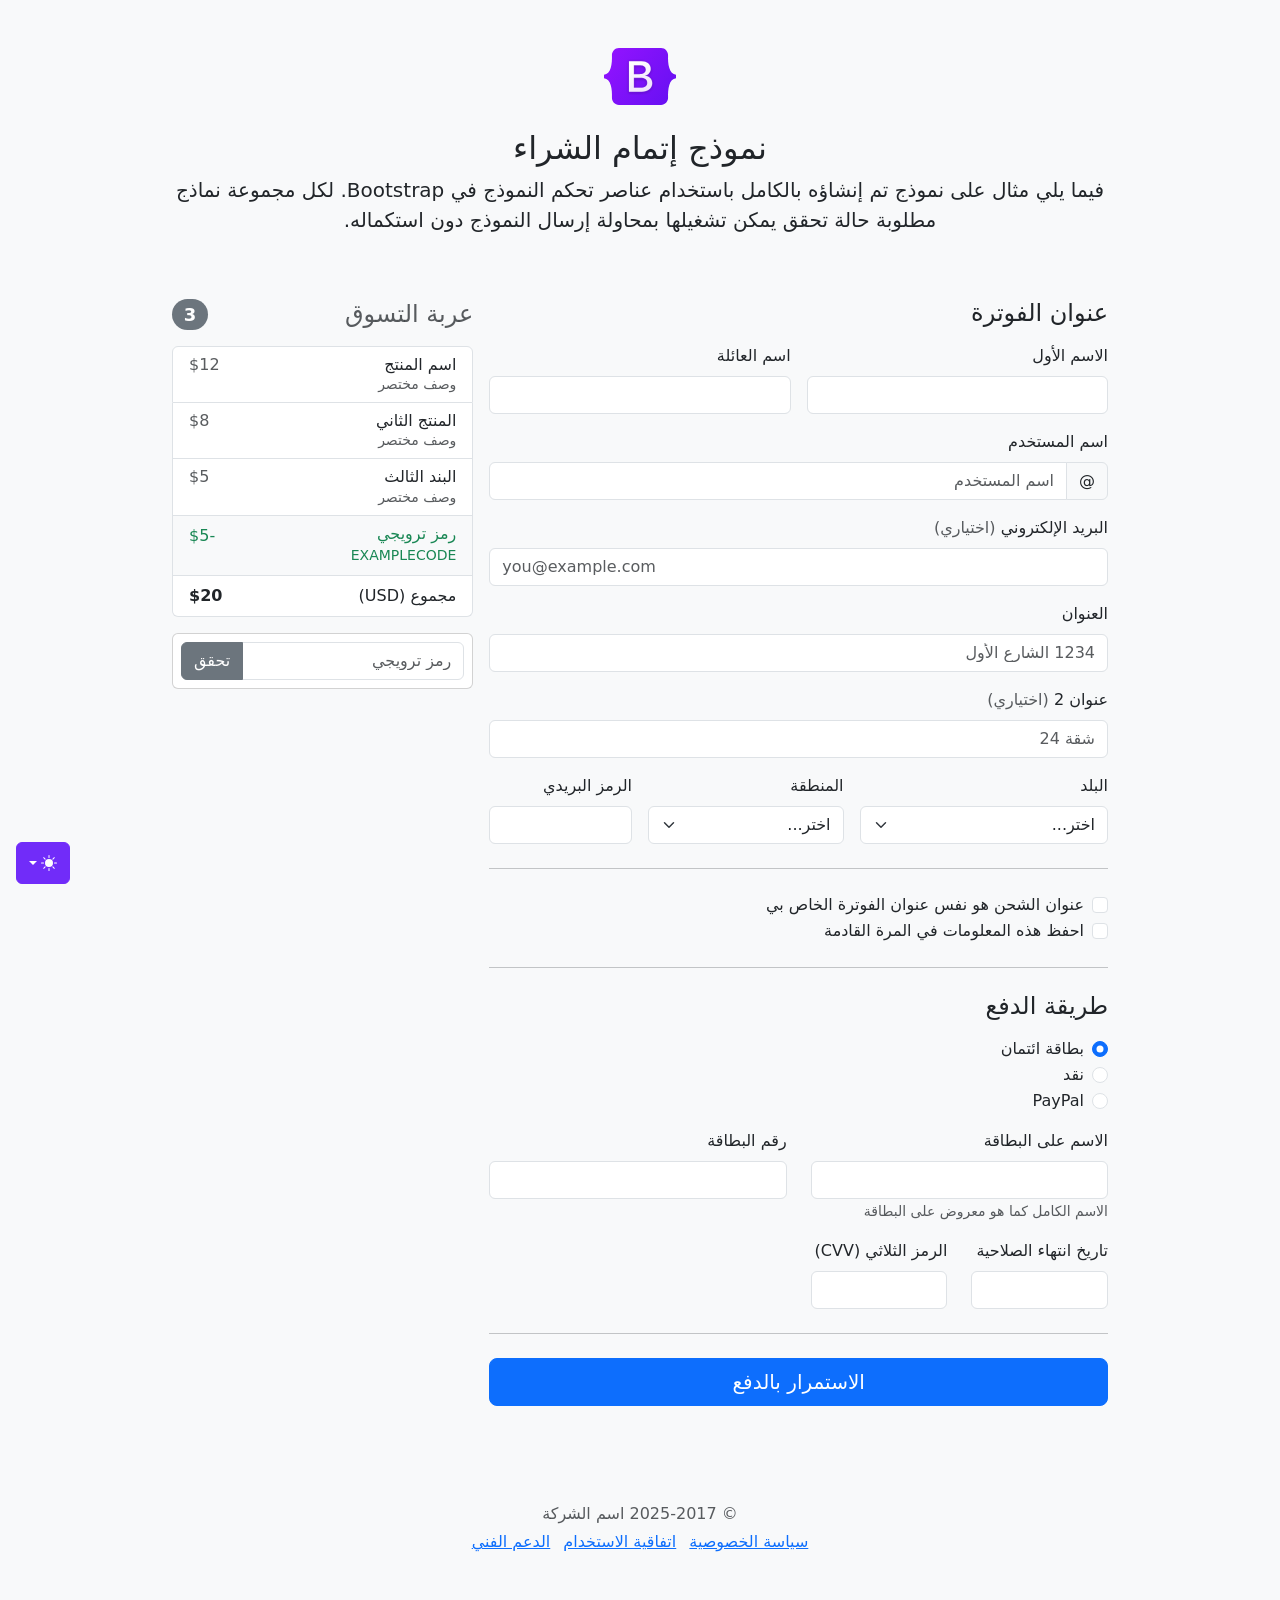
<file: BOOTSTRAP/examples/checkout-rtl/index.html>
<!doctype html>
<html lang="ar" dir="rtl" data-bs-theme="auto">
  <head>
    <meta charset="utf-8" />
    <meta name="viewport" content="width=device-width, initial-scale=1" />
    <meta name="description" content="" />
    <meta
      name="author"
      content="Mark Otto, Jacob Thornton, and Bootstrap contributors"
    />
    <meta name="generator" content="Astro v5.13.2" />
    <title>مثال إتمام الشراء · Bootstrap v5.3</title>
    <link
      rel="canonical"
      href="https://getbootstrap.com/docs/5.3/examples/checkout-rtl/"
    />
    <script src="../assets/js/color-modes.js"></script>
    <link href="../assets/dist/css/bootstrap.rtl.min.css" rel="stylesheet" />
    <meta name="theme-color" content="#712cf9" />
    <link href="../checkout/checkout.css" rel="stylesheet" />
    <style>
      .bd-placeholder-img {
        font-size: 1.125rem;
        text-anchor: middle;
        -webkit-user-select: none;
        -moz-user-select: none;
        user-select: none;
      }
      @media (min-width: 768px) {
        .bd-placeholder-img-lg {
          font-size: 3.5rem;
        }
      }
      .b-example-divider {
        width: 100%;
        height: 3rem;
        background-color: #0000001a;
        border: solid rgba(0, 0, 0, 0.15);
        border-width: 1px 0;
        box-shadow:
          inset 0 0.5em 1.5em #0000001a,
          inset 0 0.125em 0.5em #00000026;
      }
      .b-example-vr {
        flex-shrink: 0;
        width: 1.5rem;
        height: 100vh;
      }
      .bi {
        vertical-align: -0.125em;
        fill: currentColor;
      }
      .nav-scroller {
        position: relative;
        z-index: 2;
        height: 2.75rem;
        overflow-y: hidden;
      }
      .nav-scroller .nav {
        display: flex;
        flex-wrap: nowrap;
        padding-bottom: 1rem;
        margin-top: -1px;
        overflow-x: auto;
        text-align: center;
        white-space: nowrap;
        -webkit-overflow-scrolling: touch;
      }
      .btn-bd-primary {
        --bd-violet-bg: #712cf9;
        --bd-violet-rgb: 112.520718, 44.062154, 249.437846;
        --bs-btn-font-weight: 600;
        --bs-btn-color: var(--bs-white);
        --bs-btn-bg: var(--bd-violet-bg);
        --bs-btn-border-color: var(--bd-violet-bg);
        --bs-btn-hover-color: var(--bs-white);
        --bs-btn-hover-bg: #6528e0;
        --bs-btn-hover-border-color: #6528e0;
        --bs-btn-focus-shadow-rgb: var(--bd-violet-rgb);
        --bs-btn-active-color: var(--bs-btn-hover-color);
        --bs-btn-active-bg: #5a23c8;
        --bs-btn-active-border-color: #5a23c8;
      }
      .bd-mode-toggle {
        z-index: 1500;
      }
      .bd-mode-toggle .bi {
        width: 1em;
        height: 1em;
      }
      .bd-mode-toggle .dropdown-menu .active .bi {
        display: block !important;
      }
    </style>
  </head>
  <body class="bg-body-tertiary">
    <svg xmlns="http://www.w3.org/2000/svg" class="d-none">
      <symbol id="check2" viewBox="0 0 16 16">
        <path
          d="M13.854 3.646a.5.5 0 0 1 0 .708l-7 7a.5.5 0 0 1-.708 0l-3.5-3.5a.5.5 0 1 1 .708-.708L6.5 10.293l6.646-6.647a.5.5 0 0 1 .708 0z"
        ></path>
      </symbol>
      <symbol id="circle-half" viewBox="0 0 16 16">
        <path
          d="M8 15A7 7 0 1 0 8 1v14zm0 1A8 8 0 1 1 8 0a8 8 0 0 1 0 16z"
        ></path>
      </symbol>
      <symbol id="moon-stars-fill" viewBox="0 0 16 16">
        <path
          d="M6 .278a.768.768 0 0 1 .08.858 7.208 7.208 0 0 0-.878 3.46c0 4.021 3.278 7.277 7.318 7.277.527 0 1.04-.055 1.533-.16a.787.787 0 0 1 .81.316.733.733 0 0 1-.031.893A8.349 8.349 0 0 1 8.344 16C3.734 16 0 12.286 0 7.71 0 4.266 2.114 1.312 5.124.06A.752.752 0 0 1 6 .278z"
        ></path>
        <path
          d="M10.794 3.148a.217.217 0 0 1 .412 0l.387 1.162c.173.518.579.924 1.097 1.097l1.162.387a.217.217 0 0 1 0 .412l-1.162.387a1.734 1.734 0 0 0-1.097 1.097l-.387 1.162a.217.217 0 0 1-.412 0l-.387-1.162A1.734 1.734 0 0 0 9.31 6.593l-1.162-.387a.217.217 0 0 1 0-.412l1.162-.387a1.734 1.734 0 0 0 1.097-1.097l.387-1.162zM13.863.099a.145.145 0 0 1 .274 0l.258.774c.115.346.386.617.732.732l.774.258a.145.145 0 0 1 0 .274l-.774.258a1.156 1.156 0 0 0-.732.732l-.258.774a.145.145 0 0 1-.274 0l-.258-.774a1.156 1.156 0 0 0-.732-.732l-.774-.258a.145.145 0 0 1 0-.274l.774-.258c.346-.115.617-.386.732-.732L13.863.1z"
        ></path>
      </symbol>
      <symbol id="sun-fill" viewBox="0 0 16 16">
        <path
          d="M8 12a4 4 0 1 0 0-8 4 4 0 0 0 0 8zM8 0a.5.5 0 0 1 .5.5v2a.5.5 0 0 1-1 0v-2A.5.5 0 0 1 8 0zm0 13a.5.5 0 0 1 .5.5v2a.5.5 0 0 1-1 0v-2A.5.5 0 0 1 8 13zm8-5a.5.5 0 0 1-.5.5h-2a.5.5 0 0 1 0-1h2a.5.5 0 0 1 .5.5zM3 8a.5.5 0 0 1-.5.5h-2a.5.5 0 0 1 0-1h2A.5.5 0 0 1 3 8zm10.657-5.657a.5.5 0 0 1 0 .707l-1.414 1.415a.5.5 0 1 1-.707-.708l1.414-1.414a.5.5 0 0 1 .707 0zm-9.193 9.193a.5.5 0 0 1 0 .707L3.05 13.657a.5.5 0 0 1-.707-.707l1.414-1.414a.5.5 0 0 1 .707 0zm9.193 2.121a.5.5 0 0 1-.707 0l-1.414-1.414a.5.5 0 0 1 .707-.707l1.414 1.414a.5.5 0 0 1 0 .707zM4.464 4.465a.5.5 0 0 1-.707 0L2.343 3.05a.5.5 0 1 1 .707-.707l1.414 1.414a.5.5 0 0 1 0 .708z"
        ></path>
      </symbol>
    </svg>
    <div
      class="dropdown position-fixed bottom-0 end-0 mb-3 me-3 bd-mode-toggle"
    >
      <button
        class="btn btn-bd-primary py-2 dropdown-toggle d-flex align-items-center"
        id="bd-theme"
        type="button"
        aria-expanded="false"
        data-bs-toggle="dropdown"
        aria-label="Toggle theme (auto)"
      >
        <svg class="bi my-1 theme-icon-active" aria-hidden="true">
          <use href="#circle-half"></use>
        </svg>
        <span class="visually-hidden" id="bd-theme-text">Toggle theme</span>
      </button>
      <ul
        class="dropdown-menu dropdown-menu-end shadow"
        aria-labelledby="bd-theme-text"
      >
        <li>
          <button
            type="button"
            class="dropdown-item d-flex align-items-center"
            data-bs-theme-value="light"
            aria-pressed="false"
          >
            <svg class="bi me-2 opacity-50" aria-hidden="true">
              <use href="#sun-fill"></use>
            </svg>
            Light
            <svg class="bi ms-auto d-none" aria-hidden="true">
              <use href="#check2"></use>
            </svg>
          </button>
        </li>
        <li>
          <button
            type="button"
            class="dropdown-item d-flex align-items-center"
            data-bs-theme-value="dark"
            aria-pressed="false"
          >
            <svg class="bi me-2 opacity-50" aria-hidden="true">
              <use href="#moon-stars-fill"></use>
            </svg>
            Dark
            <svg class="bi ms-auto d-none" aria-hidden="true">
              <use href="#check2"></use>
            </svg>
          </button>
        </li>
        <li>
          <button
            type="button"
            class="dropdown-item d-flex align-items-center active"
            data-bs-theme-value="auto"
            aria-pressed="true"
          >
            <svg class="bi me-2 opacity-50" aria-hidden="true">
              <use href="#circle-half"></use>
            </svg>
            Auto
            <svg class="bi ms-auto d-none" aria-hidden="true">
              <use href="#check2"></use>
            </svg>
          </button>
        </li>
      </ul>
    </div>
    <div class="container">
      <main>
        <div class="py-5 text-center">
          <img
            class="d-block mx-auto mb-4"
            src="../assets/brand/bootstrap-logo.svg"
            alt=""
            width="72"
            height="57"
          />
          <h1 class="h2">نموذج إتمام الشراء</h1>
          <p class="lead">
            فيما يلي مثال على نموذج تم إنشاؤه بالكامل باستخدام عناصر تحكم
            النموذج في Bootstrap. لكل مجموعة نماذج مطلوبة حالة تحقق يمكن تشغيلها
            بمحاولة إرسال النموذج دون استكماله.
          </p>
        </div>
        <div class="row g-3">
          <div class="col-md-5 col-lg-4 order-md-last">
            <h4 class="d-flex justify-content-between align-items-center mb-3">
              <span class="text-body-secondary">عربة التسوق</span>
              <span class="badge bg-secondary rounded-pill">3</span>
            </h4>
            <ul class="list-group mb-3">
              <li class="list-group-item d-flex justify-content-between lh-sm">
                <div>
                  <h6 class="my-0">اسم المنتج</h6>
                  <small class="text-body-secondary">وصف مختصر</small>
                </div>
                <span class="text-body-secondary">$12</span>
              </li>
              <li class="list-group-item d-flex justify-content-between lh-sm">
                <div>
                  <h6 class="my-0">المنتج الثاني</h6>
                  <small class="text-body-secondary">وصف مختصر</small>
                </div>
                <span class="text-body-secondary">$8</span>
              </li>
              <li class="list-group-item d-flex justify-content-between lh-sm">
                <div>
                  <h6 class="my-0">البند الثالث</h6>
                  <small class="text-body-secondary">وصف مختصر</small>
                </div>
                <span class="text-body-secondary">$5</span>
              </li>
              <li
                class="list-group-item d-flex justify-content-between bg-body-tertiary"
              >
                <div class="text-success">
                  <h6 class="my-0">رمز ترويجي</h6>
                  <small>EXAMPLECODE</small>
                </div>
                <span class="text-success">-$5</span>
              </li>
              <li class="list-group-item d-flex justify-content-between">
                <span>مجموع (USD)</span> <strong>$20</strong>
              </li>
            </ul>
            <form class="card p-2">
              <div class="input-group">
                <input
                  type="text"
                  class="form-control"
                  placeholder="رمز ترويجي"
                />
                <button type="submit" class="btn btn-secondary">تحقق</button>
              </div>
            </form>
          </div>
          <div class="col-md-7 col-lg-8">
            <h4 class="mb-3">عنوان الفوترة</h4>
            <form class="needs-validation" novalidate>
              <div class="row g-3">
                <div class="col-sm-6">
                  <label for="firstName" class="form-label">الاسم الأول</label>
                  <input
                    type="text"
                    class="form-control"
                    id="firstName"
                    placeholder=""
                    value=""
                    required
                  />
                  <div class="invalid-feedback">يرجى إدخال اسم أول صحيح.</div>
                </div>
                <div class="col-sm-6">
                  <label for="lastName" class="form-label">اسم العائلة</label>
                  <input
                    type="text"
                    class="form-control"
                    id="lastName"
                    placeholder=""
                    value=""
                    required
                  />
                  <div class="invalid-feedback">يرجى إدخال اسم عائلة صحيح.</div>
                </div>
                <div class="col-12">
                  <label for="username" class="form-label">اسم المستخدم</label>
                  <div class="input-group has-validation">
                    <span class="input-group-text">@</span>
                    <input
                      type="text"
                      class="form-control"
                      id="username"
                      placeholder="اسم المستخدم"
                      required
                    />
                    <div class="invalid-feedback">
                      اسم المستخدم الخاص بك مطلوب.
                    </div>
                  </div>
                </div>
                <div class="col-12">
                  <label for="email" class="form-label"
                    >البريد الإلكتروني
                    <span class="text-body-secondary">(اختياري)</span></label
                  >
                  <input
                    type="email"
                    class="form-control"
                    id="email"
                    placeholder="you@example.com"
                  />
                  <div class="invalid-feedback">
                    يرجى إدخال عنوان بريد إلكتروني صحيح لتصلكم تحديثات الشحن.
                  </div>
                </div>
                <div class="col-12">
                  <label for="address" class="form-label">العنوان</label>
                  <input
                    type="text"
                    class="form-control"
                    id="address"
                    placeholder="1234 الشارع الأول"
                    required
                  />
                  <div class="invalid-feedback">
                    يرجى إدخال عنوان الشحن الخاص بك.
                  </div>
                </div>
                <div class="col-12">
                  <label for="address2" class="form-label"
                    >عنوان 2
                    <span class="text-body-secondary">(اختياري)</span></label
                  >
                  <input
                    type="text"
                    class="form-control"
                    id="address2"
                    placeholder="شقة 24"
                  />
                </div>
                <div class="col-md-5">
                  <label for="country" class="form-label">البلد</label>
                  <select class="form-select" id="country" required>
                    <option value="">اختر...</option>
                    <option>الولايات المتحدة الأمريكية</option>
                  </select>
                  <div class="invalid-feedback">يرجى اختيار بلد صحيح.</div>
                </div>
                <div class="col-md-4">
                  <label for="state" class="form-label">المنطقة</label>
                  <select class="form-select" id="state" required>
                    <option value="">اختر...</option>
                    <option>كاليفورنيا</option>
                  </select>
                  <div class="invalid-feedback">
                    يرجى اختيار اسم منطقة صحيح.
                  </div>
                </div>
                <div class="col-md-3">
                  <label for="zip" class="form-label">الرمز البريدي</label>
                  <input
                    type="text"
                    class="form-control"
                    id="zip"
                    placeholder=""
                    required
                  />
                  <div class="invalid-feedback">الرمز البريدي مطلوب.</div>
                </div>
              </div>
              <hr class="my-4" />
              <div class="form-check">
                <input
                  type="checkbox"
                  class="form-check-input"
                  id="same-address"
                />
                <label class="form-check-label" for="same-address"
                  >عنوان الشحن هو نفس عنوان الفوترة الخاص بي</label
                >
              </div>
              <div class="form-check">
                <input
                  type="checkbox"
                  class="form-check-input"
                  id="save-info"
                />
                <label class="form-check-label" for="save-info"
                  >احفظ هذه المعلومات في المرة القادمة</label
                >
              </div>
              <hr class="my-4" />
              <h4 class="mb-3">طريقة الدفع</h4>
              <div class="my-3">
                <div class="form-check">
                  <input
                    id="credit"
                    name="paymentMethod"
                    type="radio"
                    class="form-check-input"
                    checked
                    required
                  />
                  <label class="form-check-label" for="credit"
                    >بطاقة ائتمان</label
                  >
                </div>
                <div class="form-check">
                  <input
                    id="cash"
                    name="paymentMethod"
                    type="radio"
                    class="form-check-input"
                    required
                  />
                  <label class="form-check-label" for="cash">نقد</label>
                </div>
                <div class="form-check">
                  <input
                    id="paypal"
                    name="paymentMethod"
                    type="radio"
                    class="form-check-input"
                    required
                  />
                  <label class="form-check-label" for="paypal">PayPal</label>
                </div>
              </div>
              <div class="row gy-3">
                <div class="col-md-6">
                  <label for="cc-name" class="form-label"
                    >الاسم على البطاقة</label
                  >
                  <input
                    type="text"
                    class="form-control"
                    id="cc-name"
                    placeholder=""
                    required
                  />
                  <small class="text-body-secondary"
                    >الاسم الكامل كما هو معروض على البطاقة</small
                  >
                  <div class="invalid-feedback">الاسم على البطاقة مطلوب</div>
                </div>
                <div class="col-md-6">
                  <label for="cc-number" class="form-label">رقم البطاقة</label>
                  <input
                    type="text"
                    class="form-control"
                    id="cc-number"
                    placeholder=""
                    required
                  />
                  <div class="invalid-feedback">رقم بطاقة الائتمان مطلوب</div>
                </div>
                <div class="col-md-3">
                  <label for="cc-expiration" class="form-label"
                    >تاريخ انتهاء الصلاحية</label
                  >
                  <input
                    type="text"
                    class="form-control"
                    id="cc-expiration"
                    placeholder=""
                    required
                  />
                  <div class="invalid-feedback">
                    تاريخ انتهاء الصلاحية مطلوب
                  </div>
                </div>
                <div class="col-md-3">
                  <label for="cc-cvv" class="form-label"
                    >الرمز الثلاثي (CVV)</label
                  >
                  <input
                    type="text"
                    class="form-control"
                    id="cc-cvv"
                    placeholder=""
                    required
                  />
                  <div class="invalid-feedback">رمز الحماية مطلوب</div>
                </div>
              </div>
              <hr class="my-4" />
              <button class="w-100 btn btn-primary btn-lg" type="submit">
                الاستمرار بالدفع
              </button>
            </form>
          </div>
        </div>
      </main>
      <footer class="my-5 pt-5 text-body-secondary text-center text-small">
        <p class="mb-1">&copy; 2025-2017 اسم الشركة</p>
        <ul class="list-inline">
          <li class="list-inline-item"><a href="#">سياسة الخصوصية</a></li>
          <li class="list-inline-item"><a href="#">اتفاقية الاستخدام</a></li>
          <li class="list-inline-item"><a href="#">الدعم الفني</a></li>
        </ul>
      </footer>
    </div>
    <script
      src="../assets/dist/js/bootstrap.bundle.min.js"
      class="astro-vvvwv3sm"
    ></script>
    <script src="../checkout/checkout.js" class="astro-vvvwv3sm"></script>
  </body>
</html>
</file>
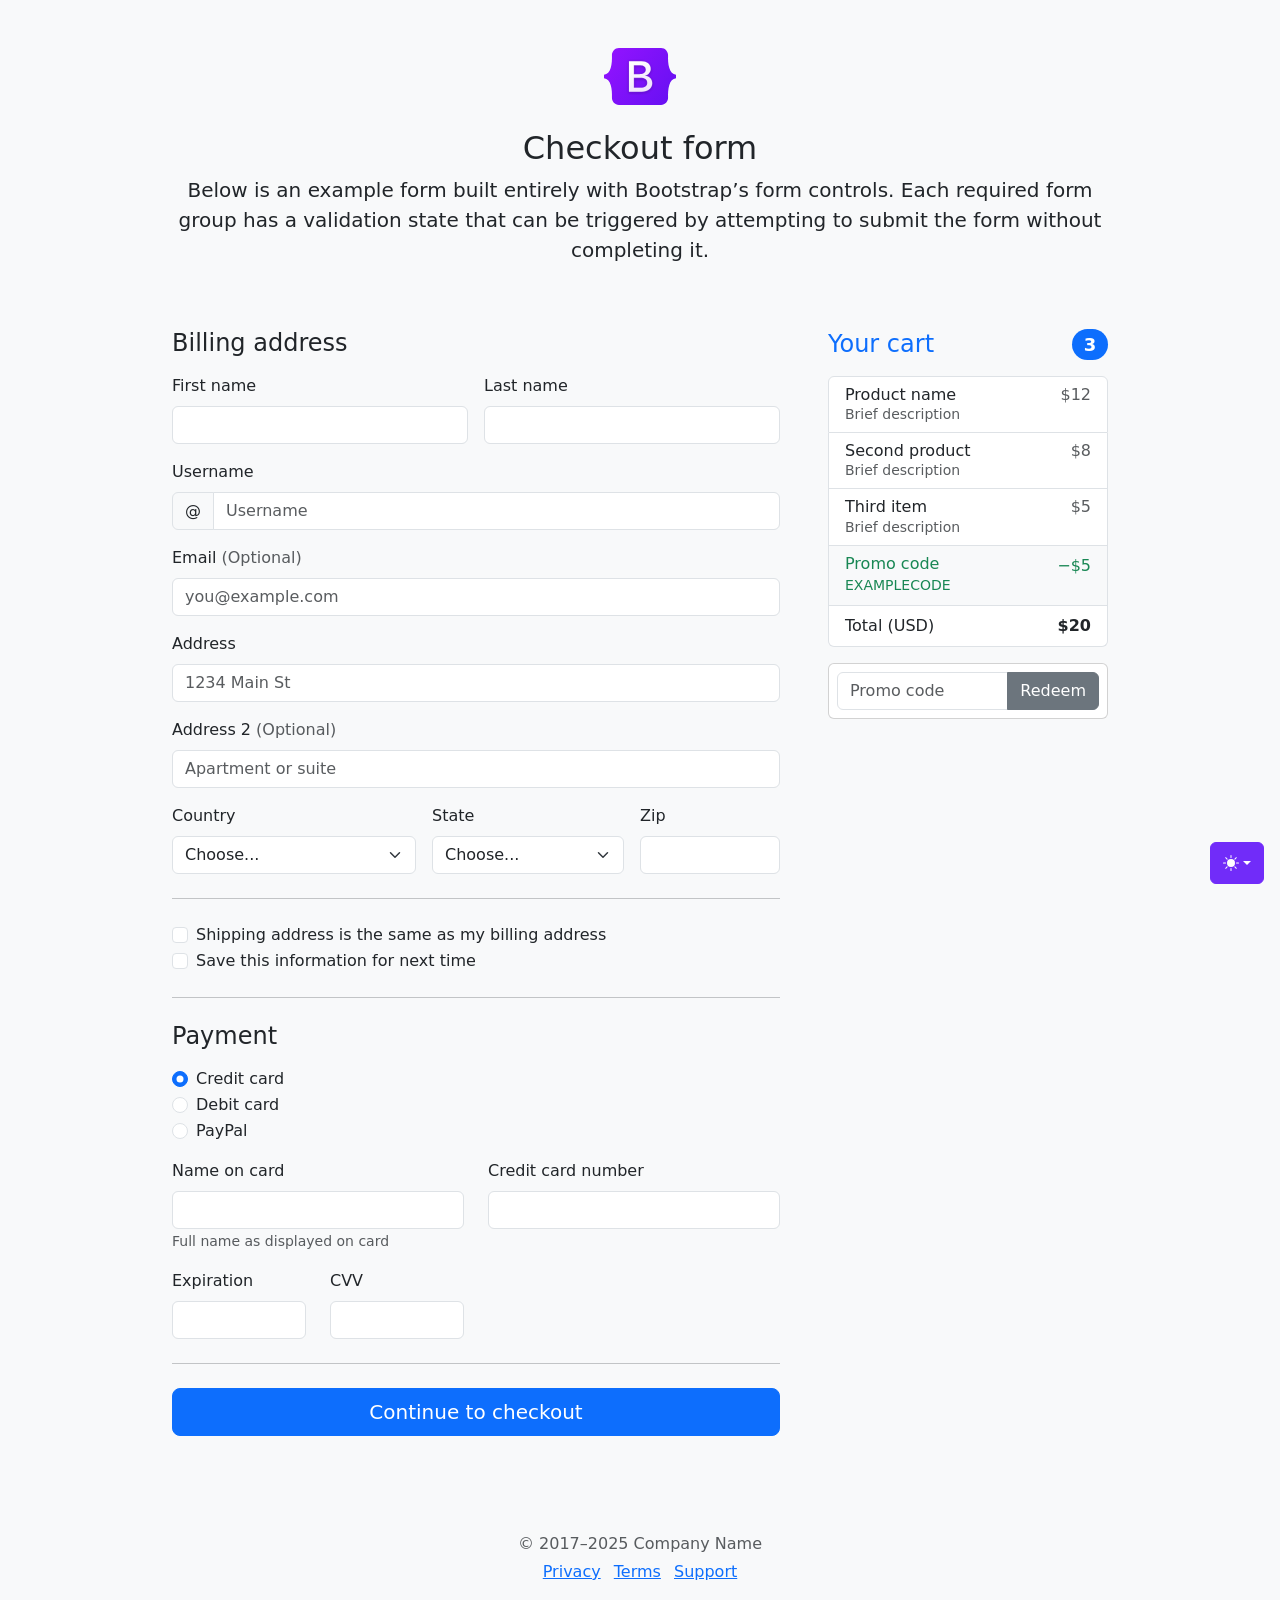
<file: BOOTSTRAP/examples/checkout/index.html>
<!doctype html>
<html lang="en" data-bs-theme="auto">
  <head>
    <meta charset="utf-8" />
    <meta name="viewport" content="width=device-width, initial-scale=1" />
    <meta name="description" content="" />
    <meta
      name="author"
      content="Mark Otto, Jacob Thornton, and Bootstrap contributors"
    />
    <meta name="generator" content="Astro v5.13.2" />
    <title>Checkout example · Bootstrap v5.3</title>
    <link
      rel="canonical"
      href="https://getbootstrap.com/docs/5.3/examples/checkout/"
    />
    <script src="../assets/js/color-modes.js"></script>
    <link href="../assets/dist/css/bootstrap.min.css" rel="stylesheet" />
    <meta name="theme-color" content="#712cf9" />
    <link href="checkout.css" rel="stylesheet" />
    <style>
      .bd-placeholder-img {
        font-size: 1.125rem;
        text-anchor: middle;
        -webkit-user-select: none;
        -moz-user-select: none;
        user-select: none;
      }
      @media (min-width: 768px) {
        .bd-placeholder-img-lg {
          font-size: 3.5rem;
        }
      }
      .b-example-divider {
        width: 100%;
        height: 3rem;
        background-color: #0000001a;
        border: solid rgba(0, 0, 0, 0.15);
        border-width: 1px 0;
        box-shadow:
          inset 0 0.5em 1.5em #0000001a,
          inset 0 0.125em 0.5em #00000026;
      }
      .b-example-vr {
        flex-shrink: 0;
        width: 1.5rem;
        height: 100vh;
      }
      .bi {
        vertical-align: -0.125em;
        fill: currentColor;
      }
      .nav-scroller {
        position: relative;
        z-index: 2;
        height: 2.75rem;
        overflow-y: hidden;
      }
      .nav-scroller .nav {
        display: flex;
        flex-wrap: nowrap;
        padding-bottom: 1rem;
        margin-top: -1px;
        overflow-x: auto;
        text-align: center;
        white-space: nowrap;
        -webkit-overflow-scrolling: touch;
      }
      .btn-bd-primary {
        --bd-violet-bg: #712cf9;
        --bd-violet-rgb: 112.520718, 44.062154, 249.437846;
        --bs-btn-font-weight: 600;
        --bs-btn-color: var(--bs-white);
        --bs-btn-bg: var(--bd-violet-bg);
        --bs-btn-border-color: var(--bd-violet-bg);
        --bs-btn-hover-color: var(--bs-white);
        --bs-btn-hover-bg: #6528e0;
        --bs-btn-hover-border-color: #6528e0;
        --bs-btn-focus-shadow-rgb: var(--bd-violet-rgb);
        --bs-btn-active-color: var(--bs-btn-hover-color);
        --bs-btn-active-bg: #5a23c8;
        --bs-btn-active-border-color: #5a23c8;
      }
      .bd-mode-toggle {
        z-index: 1500;
      }
      .bd-mode-toggle .bi {
        width: 1em;
        height: 1em;
      }
      .bd-mode-toggle .dropdown-menu .active .bi {
        display: block !important;
      }
    </style>
  </head>
  <body class="bg-body-tertiary">
    <svg xmlns="http://www.w3.org/2000/svg" class="d-none">
      <symbol id="check2" viewBox="0 0 16 16">
        <path
          d="M13.854 3.646a.5.5 0 0 1 0 .708l-7 7a.5.5 0 0 1-.708 0l-3.5-3.5a.5.5 0 1 1 .708-.708L6.5 10.293l6.646-6.647a.5.5 0 0 1 .708 0z"
        ></path>
      </symbol>
      <symbol id="circle-half" viewBox="0 0 16 16">
        <path
          d="M8 15A7 7 0 1 0 8 1v14zm0 1A8 8 0 1 1 8 0a8 8 0 0 1 0 16z"
        ></path>
      </symbol>
      <symbol id="moon-stars-fill" viewBox="0 0 16 16">
        <path
          d="M6 .278a.768.768 0 0 1 .08.858 7.208 7.208 0 0 0-.878 3.46c0 4.021 3.278 7.277 7.318 7.277.527 0 1.04-.055 1.533-.16a.787.787 0 0 1 .81.316.733.733 0 0 1-.031.893A8.349 8.349 0 0 1 8.344 16C3.734 16 0 12.286 0 7.71 0 4.266 2.114 1.312 5.124.06A.752.752 0 0 1 6 .278z"
        ></path>
        <path
          d="M10.794 3.148a.217.217 0 0 1 .412 0l.387 1.162c.173.518.579.924 1.097 1.097l1.162.387a.217.217 0 0 1 0 .412l-1.162.387a1.734 1.734 0 0 0-1.097 1.097l-.387 1.162a.217.217 0 0 1-.412 0l-.387-1.162A1.734 1.734 0 0 0 9.31 6.593l-1.162-.387a.217.217 0 0 1 0-.412l1.162-.387a1.734 1.734 0 0 0 1.097-1.097l.387-1.162zM13.863.099a.145.145 0 0 1 .274 0l.258.774c.115.346.386.617.732.732l.774.258a.145.145 0 0 1 0 .274l-.774.258a1.156 1.156 0 0 0-.732.732l-.258.774a.145.145 0 0 1-.274 0l-.258-.774a1.156 1.156 0 0 0-.732-.732l-.774-.258a.145.145 0 0 1 0-.274l.774-.258c.346-.115.617-.386.732-.732L13.863.1z"
        ></path>
      </symbol>
      <symbol id="sun-fill" viewBox="0 0 16 16">
        <path
          d="M8 12a4 4 0 1 0 0-8 4 4 0 0 0 0 8zM8 0a.5.5 0 0 1 .5.5v2a.5.5 0 0 1-1 0v-2A.5.5 0 0 1 8 0zm0 13a.5.5 0 0 1 .5.5v2a.5.5 0 0 1-1 0v-2A.5.5 0 0 1 8 13zm8-5a.5.5 0 0 1-.5.5h-2a.5.5 0 0 1 0-1h2a.5.5 0 0 1 .5.5zM3 8a.5.5 0 0 1-.5.5h-2a.5.5 0 0 1 0-1h2A.5.5 0 0 1 3 8zm10.657-5.657a.5.5 0 0 1 0 .707l-1.414 1.415a.5.5 0 1 1-.707-.708l1.414-1.414a.5.5 0 0 1 .707 0zm-9.193 9.193a.5.5 0 0 1 0 .707L3.05 13.657a.5.5 0 0 1-.707-.707l1.414-1.414a.5.5 0 0 1 .707 0zm9.193 2.121a.5.5 0 0 1-.707 0l-1.414-1.414a.5.5 0 0 1 .707-.707l1.414 1.414a.5.5 0 0 1 0 .707zM4.464 4.465a.5.5 0 0 1-.707 0L2.343 3.05a.5.5 0 1 1 .707-.707l1.414 1.414a.5.5 0 0 1 0 .708z"
        ></path>
      </symbol>
    </svg>
    <div
      class="dropdown position-fixed bottom-0 end-0 mb-3 me-3 bd-mode-toggle"
    >
      <button
        class="btn btn-bd-primary py-2 dropdown-toggle d-flex align-items-center"
        id="bd-theme"
        type="button"
        aria-expanded="false"
        data-bs-toggle="dropdown"
        aria-label="Toggle theme (auto)"
      >
        <svg class="bi my-1 theme-icon-active" aria-hidden="true">
          <use href="#circle-half"></use>
        </svg>
        <span class="visually-hidden" id="bd-theme-text">Toggle theme</span>
      </button>
      <ul
        class="dropdown-menu dropdown-menu-end shadow"
        aria-labelledby="bd-theme-text"
      >
        <li>
          <button
            type="button"
            class="dropdown-item d-flex align-items-center"
            data-bs-theme-value="light"
            aria-pressed="false"
          >
            <svg class="bi me-2 opacity-50" aria-hidden="true">
              <use href="#sun-fill"></use>
            </svg>
            Light
            <svg class="bi ms-auto d-none" aria-hidden="true">
              <use href="#check2"></use>
            </svg>
          </button>
        </li>
        <li>
          <button
            type="button"
            class="dropdown-item d-flex align-items-center"
            data-bs-theme-value="dark"
            aria-pressed="false"
          >
            <svg class="bi me-2 opacity-50" aria-hidden="true">
              <use href="#moon-stars-fill"></use>
            </svg>
            Dark
            <svg class="bi ms-auto d-none" aria-hidden="true">
              <use href="#check2"></use>
            </svg>
          </button>
        </li>
        <li>
          <button
            type="button"
            class="dropdown-item d-flex align-items-center active"
            data-bs-theme-value="auto"
            aria-pressed="true"
          >
            <svg class="bi me-2 opacity-50" aria-hidden="true">
              <use href="#circle-half"></use>
            </svg>
            Auto
            <svg class="bi ms-auto d-none" aria-hidden="true">
              <use href="#check2"></use>
            </svg>
          </button>
        </li>
      </ul>
    </div>
    <div class="container">
      <main>
        <div class="py-5 text-center">
          <img
            class="d-block mx-auto mb-4"
            src="../assets/brand/bootstrap-logo.svg"
            alt=""
            width="72"
            height="57"
          />
          <h1 class="h2">Checkout form</h1>
          <p class="lead">
            Below is an example form built entirely with Bootstrap’s form
            controls. Each required form group has a validation state that can
            be triggered by attempting to submit the form without completing it.
          </p>
        </div>
        <div class="row g-5">
          <div class="col-md-5 col-lg-4 order-md-last">
            <h4 class="d-flex justify-content-between align-items-center mb-3">
              <span class="text-primary">Your cart</span>
              <span class="badge bg-primary rounded-pill">3</span>
            </h4>
            <ul class="list-group mb-3">
              <li class="list-group-item d-flex justify-content-between lh-sm">
                <div>
                  <h6 class="my-0">Product name</h6>
                  <small class="text-body-secondary">Brief description</small>
                </div>
                <span class="text-body-secondary">$12</span>
              </li>
              <li class="list-group-item d-flex justify-content-between lh-sm">
                <div>
                  <h6 class="my-0">Second product</h6>
                  <small class="text-body-secondary">Brief description</small>
                </div>
                <span class="text-body-secondary">$8</span>
              </li>
              <li class="list-group-item d-flex justify-content-between lh-sm">
                <div>
                  <h6 class="my-0">Third item</h6>
                  <small class="text-body-secondary">Brief description</small>
                </div>
                <span class="text-body-secondary">$5</span>
              </li>
              <li
                class="list-group-item d-flex justify-content-between bg-body-tertiary"
              >
                <div class="text-success">
                  <h6 class="my-0">Promo code</h6>
                  <small>EXAMPLECODE</small>
                </div>
                <span class="text-success">−$5</span>
              </li>
              <li class="list-group-item d-flex justify-content-between">
                <span>Total (USD)</span> <strong>$20</strong>
              </li>
            </ul>
            <form class="card p-2">
              <div class="input-group">
                <input
                  type="text"
                  class="form-control"
                  placeholder="Promo code"
                />
                <button type="submit" class="btn btn-secondary">Redeem</button>
              </div>
            </form>
          </div>
          <div class="col-md-7 col-lg-8">
            <h4 class="mb-3">Billing address</h4>
            <form class="needs-validation" novalidate>
              <div class="row g-3">
                <div class="col-sm-6">
                  <label for="firstName" class="form-label">First name</label>
                  <input
                    type="text"
                    class="form-control"
                    id="firstName"
                    placeholder=""
                    value=""
                    required
                  />
                  <div class="invalid-feedback">
                    Valid first name is required.
                  </div>
                </div>
                <div class="col-sm-6">
                  <label for="lastName" class="form-label">Last name</label>
                  <input
                    type="text"
                    class="form-control"
                    id="lastName"
                    placeholder=""
                    value=""
                    required
                  />
                  <div class="invalid-feedback">
                    Valid last name is required.
                  </div>
                </div>
                <div class="col-12">
                  <label for="username" class="form-label">Username</label>
                  <div class="input-group has-validation">
                    <span class="input-group-text">@</span>
                    <input
                      type="text"
                      class="form-control"
                      id="username"
                      placeholder="Username"
                      required
                    />
                    <div class="invalid-feedback">
                      Your username is required.
                    </div>
                  </div>
                </div>
                <div class="col-12">
                  <label for="email" class="form-label"
                    >Email
                    <span class="text-body-secondary">(Optional)</span></label
                  >
                  <input
                    type="email"
                    class="form-control"
                    id="email"
                    placeholder="you@example.com"
                  />
                  <div class="invalid-feedback">
                    Please enter a valid email address for shipping updates.
                  </div>
                </div>
                <div class="col-12">
                  <label for="address" class="form-label">Address</label>
                  <input
                    type="text"
                    class="form-control"
                    id="address"
                    placeholder="1234 Main St"
                    required
                  />
                  <div class="invalid-feedback">
                    Please enter your shipping address.
                  </div>
                </div>
                <div class="col-12">
                  <label for="address2" class="form-label"
                    >Address 2
                    <span class="text-body-secondary">(Optional)</span></label
                  >
                  <input
                    type="text"
                    class="form-control"
                    id="address2"
                    placeholder="Apartment or suite"
                  />
                </div>
                <div class="col-md-5">
                  <label for="country" class="form-label">Country</label>
                  <select class="form-select" id="country" required>
                    <option value="">Choose...</option>
                    <option>United States</option>
                  </select>
                  <div class="invalid-feedback">
                    Please select a valid country.
                  </div>
                </div>
                <div class="col-md-4">
                  <label for="state" class="form-label">State</label>
                  <select class="form-select" id="state" required>
                    <option value="">Choose...</option>
                    <option>California</option>
                  </select>
                  <div class="invalid-feedback">
                    Please provide a valid state.
                  </div>
                </div>
                <div class="col-md-3">
                  <label for="zip" class="form-label">Zip</label>
                  <input
                    type="text"
                    class="form-control"
                    id="zip"
                    placeholder=""
                    required
                  />
                  <div class="invalid-feedback">Zip code required.</div>
                </div>
              </div>
              <hr class="my-4" />
              <div class="form-check">
                <input
                  type="checkbox"
                  class="form-check-input"
                  id="same-address"
                />
                <label class="form-check-label" for="same-address"
                  >Shipping address is the same as my billing address</label
                >
              </div>
              <div class="form-check">
                <input
                  type="checkbox"
                  class="form-check-input"
                  id="save-info"
                />
                <label class="form-check-label" for="save-info"
                  >Save this information for next time</label
                >
              </div>
              <hr class="my-4" />
              <h4 class="mb-3">Payment</h4>
              <div class="my-3">
                <div class="form-check">
                  <input
                    id="credit"
                    name="paymentMethod"
                    type="radio"
                    class="form-check-input"
                    checked
                    required
                  />
                  <label class="form-check-label" for="credit"
                    >Credit card</label
                  >
                </div>
                <div class="form-check">
                  <input
                    id="debit"
                    name="paymentMethod"
                    type="radio"
                    class="form-check-input"
                    required
                  />
                  <label class="form-check-label" for="debit">Debit card</label>
                </div>
                <div class="form-check">
                  <input
                    id="paypal"
                    name="paymentMethod"
                    type="radio"
                    class="form-check-input"
                    required
                  />
                  <label class="form-check-label" for="paypal">PayPal</label>
                </div>
              </div>
              <div class="row gy-3">
                <div class="col-md-6">
                  <label for="cc-name" class="form-label">Name on card</label>
                  <input
                    type="text"
                    class="form-control"
                    id="cc-name"
                    placeholder=""
                    required
                  />
                  <small class="text-body-secondary"
                    >Full name as displayed on card</small
                  >
                  <div class="invalid-feedback">Name on card is required</div>
                </div>
                <div class="col-md-6">
                  <label for="cc-number" class="form-label"
                    >Credit card number</label
                  >
                  <input
                    type="text"
                    class="form-control"
                    id="cc-number"
                    placeholder=""
                    required
                  />
                  <div class="invalid-feedback">
                    Credit card number is required
                  </div>
                </div>
                <div class="col-md-3">
                  <label for="cc-expiration" class="form-label"
                    >Expiration</label
                  >
                  <input
                    type="text"
                    class="form-control"
                    id="cc-expiration"
                    placeholder=""
                    required
                  />
                  <div class="invalid-feedback">Expiration date required</div>
                </div>
                <div class="col-md-3">
                  <label for="cc-cvv" class="form-label">CVV</label>
                  <input
                    type="text"
                    class="form-control"
                    id="cc-cvv"
                    placeholder=""
                    required
                  />
                  <div class="invalid-feedback">Security code required</div>
                </div>
              </div>
              <hr class="my-4" />
              <button class="w-100 btn btn-primary btn-lg" type="submit">
                Continue to checkout
              </button>
            </form>
          </div>
        </div>
      </main>
      <footer class="my-5 pt-5 text-body-secondary text-center text-small">
        <p class="mb-1">&copy; 2017–2025 Company Name</p>
        <ul class="list-inline">
          <li class="list-inline-item"><a href="#">Privacy</a></li>
          <li class="list-inline-item"><a href="#">Terms</a></li>
          <li class="list-inline-item"><a href="#">Support</a></li>
        </ul>
      </footer>
    </div>
    <script
      src="../assets/dist/js/bootstrap.bundle.min.js"
      class="astro-vvvwv3sm"
    ></script>
    <script src="checkout.js" class="astro-vvvwv3sm"></script>
  </body>
</html>
</file>
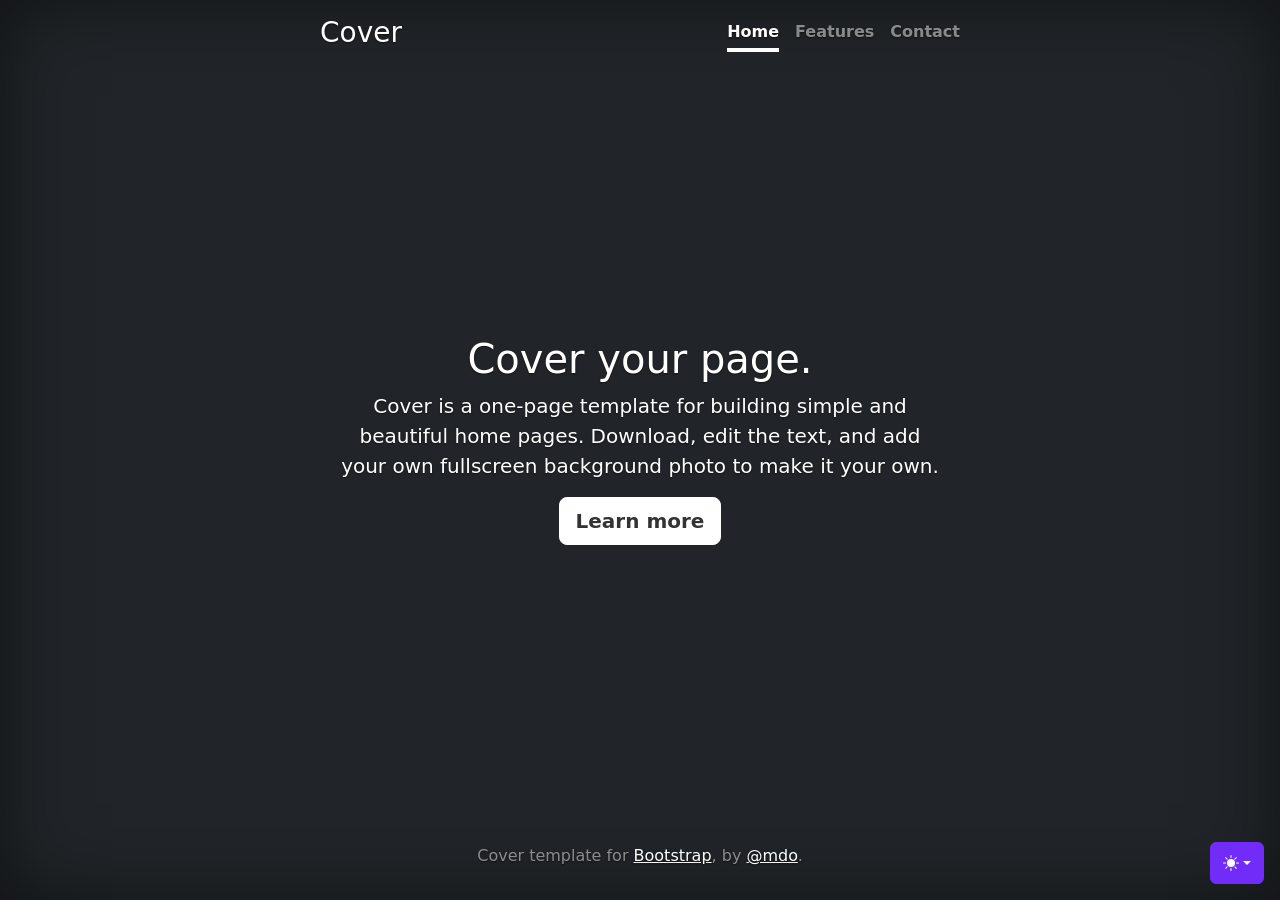
<file: BOOTSTRAP/examples/cover/index.html>
<!doctype html>
<html lang="en" class="h-100" data-bs-theme="auto">
  <head>
    <meta charset="utf-8" />
    <meta name="viewport" content="width=device-width, initial-scale=1" />
    <meta name="description" content="" />
    <meta
      name="author"
      content="Mark Otto, Jacob Thornton, and Bootstrap contributors"
    />
    <meta name="generator" content="Astro v5.13.2" />
    <title>Cover Template · Bootstrap v5.3</title>
    <link
      rel="canonical"
      href="https://getbootstrap.com/docs/5.3/examples/cover/"
    />
    <script src="../assets/js/color-modes.js"></script>
    <link href="../assets/dist/css/bootstrap.min.css" rel="stylesheet" />
    <meta name="theme-color" content="#712cf9" />
    <link href="cover.css" rel="stylesheet" />
    <style>
      .bd-placeholder-img {
        font-size: 1.125rem;
        text-anchor: middle;
        -webkit-user-select: none;
        -moz-user-select: none;
        user-select: none;
      }
      @media (min-width: 768px) {
        .bd-placeholder-img-lg {
          font-size: 3.5rem;
        }
      }
      .b-example-divider {
        width: 100%;
        height: 3rem;
        background-color: #0000001a;
        border: solid rgba(0, 0, 0, 0.15);
        border-width: 1px 0;
        box-shadow:
          inset 0 0.5em 1.5em #0000001a,
          inset 0 0.125em 0.5em #00000026;
      }
      .b-example-vr {
        flex-shrink: 0;
        width: 1.5rem;
        height: 100vh;
      }
      .bi {
        vertical-align: -0.125em;
        fill: currentColor;
      }
      .nav-scroller {
        position: relative;
        z-index: 2;
        height: 2.75rem;
        overflow-y: hidden;
      }
      .nav-scroller .nav {
        display: flex;
        flex-wrap: nowrap;
        padding-bottom: 1rem;
        margin-top: -1px;
        overflow-x: auto;
        text-align: center;
        white-space: nowrap;
        -webkit-overflow-scrolling: touch;
      }
      .btn-bd-primary {
        --bd-violet-bg: #712cf9;
        --bd-violet-rgb: 112.520718, 44.062154, 249.437846;
        --bs-btn-font-weight: 600;
        --bs-btn-color: var(--bs-white);
        --bs-btn-bg: var(--bd-violet-bg);
        --bs-btn-border-color: var(--bd-violet-bg);
        --bs-btn-hover-color: var(--bs-white);
        --bs-btn-hover-bg: #6528e0;
        --bs-btn-hover-border-color: #6528e0;
        --bs-btn-focus-shadow-rgb: var(--bd-violet-rgb);
        --bs-btn-active-color: var(--bs-btn-hover-color);
        --bs-btn-active-bg: #5a23c8;
        --bs-btn-active-border-color: #5a23c8;
      }
      .bd-mode-toggle {
        z-index: 1500;
      }
      .bd-mode-toggle .bi {
        width: 1em;
        height: 1em;
      }
      .bd-mode-toggle .dropdown-menu .active .bi {
        display: block !important;
      }
    </style>
  </head>
  <body class="d-flex h-100 text-center text-bg-dark">
    <svg xmlns="http://www.w3.org/2000/svg" class="d-none">
      <symbol id="check2" viewBox="0 0 16 16">
        <path
          d="M13.854 3.646a.5.5 0 0 1 0 .708l-7 7a.5.5 0 0 1-.708 0l-3.5-3.5a.5.5 0 1 1 .708-.708L6.5 10.293l6.646-6.647a.5.5 0 0 1 .708 0z"
        ></path>
      </symbol>
      <symbol id="circle-half" viewBox="0 0 16 16">
        <path
          d="M8 15A7 7 0 1 0 8 1v14zm0 1A8 8 0 1 1 8 0a8 8 0 0 1 0 16z"
        ></path>
      </symbol>
      <symbol id="moon-stars-fill" viewBox="0 0 16 16">
        <path
          d="M6 .278a.768.768 0 0 1 .08.858 7.208 7.208 0 0 0-.878 3.46c0 4.021 3.278 7.277 7.318 7.277.527 0 1.04-.055 1.533-.16a.787.787 0 0 1 .81.316.733.733 0 0 1-.031.893A8.349 8.349 0 0 1 8.344 16C3.734 16 0 12.286 0 7.71 0 4.266 2.114 1.312 5.124.06A.752.752 0 0 1 6 .278z"
        ></path>
        <path
          d="M10.794 3.148a.217.217 0 0 1 .412 0l.387 1.162c.173.518.579.924 1.097 1.097l1.162.387a.217.217 0 0 1 0 .412l-1.162.387a1.734 1.734 0 0 0-1.097 1.097l-.387 1.162a.217.217 0 0 1-.412 0l-.387-1.162A1.734 1.734 0 0 0 9.31 6.593l-1.162-.387a.217.217 0 0 1 0-.412l1.162-.387a1.734 1.734 0 0 0 1.097-1.097l.387-1.162zM13.863.099a.145.145 0 0 1 .274 0l.258.774c.115.346.386.617.732.732l.774.258a.145.145 0 0 1 0 .274l-.774.258a1.156 1.156 0 0 0-.732.732l-.258.774a.145.145 0 0 1-.274 0l-.258-.774a1.156 1.156 0 0 0-.732-.732l-.774-.258a.145.145 0 0 1 0-.274l.774-.258c.346-.115.617-.386.732-.732L13.863.1z"
        ></path>
      </symbol>
      <symbol id="sun-fill" viewBox="0 0 16 16">
        <path
          d="M8 12a4 4 0 1 0 0-8 4 4 0 0 0 0 8zM8 0a.5.5 0 0 1 .5.5v2a.5.5 0 0 1-1 0v-2A.5.5 0 0 1 8 0zm0 13a.5.5 0 0 1 .5.5v2a.5.5 0 0 1-1 0v-2A.5.5 0 0 1 8 13zm8-5a.5.5 0 0 1-.5.5h-2a.5.5 0 0 1 0-1h2a.5.5 0 0 1 .5.5zM3 8a.5.5 0 0 1-.5.5h-2a.5.5 0 0 1 0-1h2A.5.5 0 0 1 3 8zm10.657-5.657a.5.5 0 0 1 0 .707l-1.414 1.415a.5.5 0 1 1-.707-.708l1.414-1.414a.5.5 0 0 1 .707 0zm-9.193 9.193a.5.5 0 0 1 0 .707L3.05 13.657a.5.5 0 0 1-.707-.707l1.414-1.414a.5.5 0 0 1 .707 0zm9.193 2.121a.5.5 0 0 1-.707 0l-1.414-1.414a.5.5 0 0 1 .707-.707l1.414 1.414a.5.5 0 0 1 0 .707zM4.464 4.465a.5.5 0 0 1-.707 0L2.343 3.05a.5.5 0 1 1 .707-.707l1.414 1.414a.5.5 0 0 1 0 .708z"
        ></path>
      </symbol>
    </svg>
    <div
      class="dropdown position-fixed bottom-0 end-0 mb-3 me-3 bd-mode-toggle"
    >
      <button
        class="btn btn-bd-primary py-2 dropdown-toggle d-flex align-items-center"
        id="bd-theme"
        type="button"
        aria-expanded="false"
        data-bs-toggle="dropdown"
        aria-label="Toggle theme (auto)"
      >
        <svg class="bi my-1 theme-icon-active" aria-hidden="true">
          <use href="#circle-half"></use>
        </svg>
        <span class="visually-hidden" id="bd-theme-text">Toggle theme</span>
      </button>
      <ul
        class="dropdown-menu dropdown-menu-end shadow"
        aria-labelledby="bd-theme-text"
      >
        <li>
          <button
            type="button"
            class="dropdown-item d-flex align-items-center"
            data-bs-theme-value="light"
            aria-pressed="false"
          >
            <svg class="bi me-2 opacity-50" aria-hidden="true">
              <use href="#sun-fill"></use>
            </svg>
            Light
            <svg class="bi ms-auto d-none" aria-hidden="true">
              <use href="#check2"></use>
            </svg>
          </button>
        </li>
        <li>
          <button
            type="button"
            class="dropdown-item d-flex align-items-center"
            data-bs-theme-value="dark"
            aria-pressed="false"
          >
            <svg class="bi me-2 opacity-50" aria-hidden="true">
              <use href="#moon-stars-fill"></use>
            </svg>
            Dark
            <svg class="bi ms-auto d-none" aria-hidden="true">
              <use href="#check2"></use>
            </svg>
          </button>
        </li>
        <li>
          <button
            type="button"
            class="dropdown-item d-flex align-items-center active"
            data-bs-theme-value="auto"
            aria-pressed="true"
          >
            <svg class="bi me-2 opacity-50" aria-hidden="true">
              <use href="#circle-half"></use>
            </svg>
            Auto
            <svg class="bi ms-auto d-none" aria-hidden="true">
              <use href="#check2"></use>
            </svg>
          </button>
        </li>
      </ul>
    </div>
    <div class="cover-container d-flex w-100 h-100 p-3 mx-auto flex-column">
      <header class="mb-auto">
        <div>
          <h3 class="float-md-start mb-0">Cover</h3>
          <nav class="nav nav-masthead justify-content-center float-md-end">
            <a
              class="nav-link fw-bold py-1 px-0 active"
              aria-current="page"
              href="#"
              >Home</a
            >
            <a class="nav-link fw-bold py-1 px-0" href="#">Features</a>
            <a class="nav-link fw-bold py-1 px-0" href="#">Contact</a>
          </nav>
        </div>
      </header>
      <main class="px-3">
        <h1>Cover your page.</h1>
        <p class="lead">
          Cover is a one-page template for building simple and beautiful home
          pages. Download, edit the text, and add your own fullscreen background
          photo to make it your own.
        </p>
        <p class="lead">
          <a href="#" class="btn btn-lg btn-light fw-bold border-white bg-white"
            >Learn more</a
          >
        </p>
      </main>
      <footer class="mt-auto text-white-50">
        <p>
          Cover template for
          <a href="https://getbootstrap.com/" class="text-white">Bootstrap</a>,
          by <a href="https://x.com/mdo" class="text-white">@mdo</a>.
        </p>
      </footer>
    </div>
    <script
      src="../assets/dist/js/bootstrap.bundle.min.js"
      class="astro-vvvwv3sm"
    ></script>
  </body>
</html>
</file>
<file: WebProfile_Nat/style.css>
/* =====================================================
   ROOT
===================================================== */

:root {

    --bg-primary: #FFFDF0;
    --bg-card: #FFFFFF;

    --accent-cream: #FFF9D0;
    --accent-peach: #FFE5CA;
    --accent-soft-blue: #BCE1F5;
    --accent-blue: #7CB9E8;

    --text-main: #2D3748;
    --text-muted: #718096;

    --glass-border: rgba(124, 185, 232, 0.25);

    --shadow-soft:
        0 10px 30px rgba(124, 185, 232, 0.15);

    --gradient-accent:
        linear-gradient(
            135deg,
            #FFE5CA,
            #BCE1F5,
            #7CB9E8
        );
}


/* =====================================================
   RESET
===================================================== */

* {

    margin: 0;
    padding: 0;

    box-sizing: border-box;

    font-family:
        'Plus Jakarta Sans',
        sans-serif;

    scroll-behavior: smooth;

}


body {

    background-color:
        var(--bg-primary);

    color:
        var(--text-main);

    overflow-x: hidden;

    position: relative;

}


/* =====================================================
   AMBIENT GLOW
===================================================== */

.ambient-glow {

    position: fixed;

    border-radius: 50%;

    filter: blur(100px);

    z-index: -1;

    opacity: 0.6;

    animation:
        floatGlow 10s infinite
        alternate ease-in-out;

}


.glow-1 {

    width: 350px;
    height: 350px;

    background:
        var(--accent-peach);

    top: -50px;
    left: -50px;

}


.glow-2 {

    width: 400px;
    height: 400px;

    background:
        var(--accent-soft-blue);

    bottom: 10%;
    right: -50px;

}


.glow-3 {

    width: 300px;
    height: 300px;

    background:
        var(--accent-cream);

    top: 40%;
    left: 30%;

}


@keyframes floatGlow {

    0% {

        transform:
            translate(0, 0)
            scale(1);

    }

    100% {

        transform:
            translate(30px, 40px)
            scale(1.1);

    }

}


/* =====================================================
   SPLASH SCREEN
===================================================== */

#splash-screen {

    position: fixed;

    top: 0;
    left: 0;

    width: 100%;
    height: 100vh;

    background:
        rgba(255, 253, 240, 0.95);

    backdrop-filter:
        blur(20px);

    z-index: 9999;

    display: flex;

    flex-direction: column;

    justify-content: center;

    align-items: center;

    text-align: center;

    padding: 20px;

    transition:
        all 0.8s
        cubic-bezier(
            0.77,
            0,
            0.175,
            1
        );

}


#splash-screen.hide {

    opacity: 0;

    visibility: hidden;

    transform:
        translateY(-100%)
        scale(0.95);

}


.splash-avatar-container {

    position: relative;

    margin-bottom: 25px;

}


.splash-avatar-ring {

    width: 140px;
    height: 140px;

    border-radius: 50%;

    padding: 5px;

    background:
        var(--gradient-accent);

    animation:
        spin 8s linear infinite;

}


@keyframes spin {

    100% {

        transform:
            rotate(360deg);

    }

}


.splash-avatar {

    width: 100%;
    height: 100%;

    border-radius: 50%;

    object-fit: cover;

    border: 4px solid #FFFFFF;

}


.splash-title {

    font-size: 2.8rem;

    font-weight: 800;

    background:
        linear-gradient(
            135deg,
            #2D3748,
            #7CB9E8
        );

    -webkit-background-clip: text;

    background-clip: text;

    -webkit-text-fill-color:
        transparent;

    margin-bottom: 12px;

}


.splash-subtitle {

    font-size: 1.05rem;

    color:
        var(--text-muted);

    max-width: 550px;

    line-height: 1.7;

    margin-bottom: 35px;

}


/* =====================================================
   BUTTON
===================================================== */

.btn-enter {

    display: inline-flex;

    align-items: center;

    gap: 12px;

    padding: 16px 36px;

    border-radius: 50px;

    background:
        var(--accent-blue);

    color: white;

    font-weight: 700;

    font-size: 1.05rem;

    border: none;

    cursor: pointer;

    box-shadow:
        0 10px 20px
        rgba(124, 185, 232, 0.4);

    transition:
        all 0.3s ease;

    text-decoration: none;

}


.btn-enter:hover {

    transform:
        translateY(-4px)
        scale(1.03);

    background:
        #62A8E0;

}


.btn-enter i {

    transition:
        transform 0.3s ease;

}


.btn-enter:hover i {

    transform:
        translateX(6px);

}


.btn-small {

    padding: 12px 28px;

    font-size: 0.95rem;

}


/* =====================================================
   CONTAINER
===================================================== */

.container {

    max-width: 1100px;

    margin: 0 auto;

    padding:
        0 24px 100px 24px;

}


/* =====================================================
   NAVBAR
===================================================== */

.navbar {

    position: fixed;

    bottom: 25px;

    left: 50%;

    transform:
        translateX(-50%);

    background:
        rgba(255,255,255,0.9);

    backdrop-filter:
        blur(15px);

    border:
        2px solid
        var(--accent-peach);

    padding:
        12px 28px;

    border-radius:
        50px;

    z-index: 1000;

    display: flex;

    gap: 22px;

    box-shadow:
        var(--shadow-soft);

}


.nav-item {

    color:
        var(--text-muted);

    font-size: 1.2rem;

    transition:
        all 0.3s ease;

    text-decoration: none;

}


.nav-item:hover {

    color:
        var(--accent-blue);

    transform:
        translateY(-3px);

}


/* =====================================================
   SECTION
===================================================== */

section {

    padding: 60px 0;

}


.section-title {

    text-align: center;

    margin-bottom: 45px;

}


.section-title h2 {

    font-size: 2.2rem;

    font-weight: 800;

    margin-bottom: 10px;

    color:
        var(--text-main);

}


.section-title p {

    color:
        var(--text-muted);

    font-size: 0.95rem;

}


/* =====================================================
   GLASS CARD
===================================================== */

.glass-card {

    background:
        var(--bg-card);

    border-radius: 24px;

    padding: 30px;

    border:
        1px solid
        rgba(255,229,202,0.6);

    box-shadow:
        var(--shadow-soft);

    transition:
        all 0.3s ease;

}


.glass-card:hover {

    transform:
        translateY(-5px);

    border-color:
        var(--accent-soft-blue);

}


.card-center {

    max-width: 750px;

    margin:
        0 auto;

}


.card-heading {

    font-size: 1.4rem;

    margin-bottom: 25px;

    display: flex;

    align-items: center;

    gap: 10px;

}


.sub-heading {

    font-size: 1.3rem;

    margin-bottom: 20px;

}


/* =====================================================
   GRID
===================================================== */

.grid-2 {

    display: grid;

    grid-template-columns:
        repeat(2, 1fr);

    gap: 25px;

}


/* =====================================================
   HERO
===================================================== */

.hero {

    min-height: 85vh;

    display: flex;

    align-items: center;

    justify-content:
        space-between;

    gap: 50px;

    padding-top: 40px;

}


.hero-text {

    flex: 1;

}


.hero-badge {

    display: inline-block;

    padding: 6px 18px;

    border-radius: 30px;

    background:
        var(--accent-peach);

    color:
        #D97706;

    font-size: 0.85rem;

    font-weight: 700;

    margin-bottom: 18px;

}


.hero-title {

    font-size: 3.2rem;

    font-weight: 800;

    line-height: 1.15;

    margin-bottom: 18px;

}


.gradient-text {

    color:
        var(--accent-blue);

}


.hero-desc {

    color:
        var(--text-muted);

    font-size: 1.1rem;

    line-height: 1.7;

    margin-bottom: 25px;

}


.hero-img-box {

    flex: 0 0 350px;

    height: 440px;

    border-radius: 30px;

    overflow: hidden;

    border: 4px solid white;

    box-shadow:
        0 20px 40px
        rgba(124,185,232,0.25);

}


.hero-img-box img {

    width: 100%;

    height: 100%;

    object-fit: cover;

}


/* =====================================================
   BIODATA
===================================================== */

.biodata-list {

    list-style: none;

}


.biodata-item {

    display: flex;

    justify-content:
        space-between;

    gap: 20px;

    padding: 16px 0;

    border-bottom:
        1px dashed
        var(--accent-peach);

}


.biodata-item:last-child {

    border-bottom: none;

}


.bio-label {

    color:
        var(--text-muted);

    font-weight: 500;

}


.bio-value {

    color:
        var(--text-main);

    font-weight: 700;

    text-align: right;

}


.bio-icon {

    margin-right: 8px;

}


.icon-light {

    color:
        var(--accent-blue);

}


.icon-blue {

    color:
        #5198D2;

}


.icon-dark {

    color:
        #D97706;

}


/* =====================================================
   TIMELINE
===================================================== */

.timeline {

    position: relative;

    padding-left: 25px;

    border-left:
        3px solid
        var(--accent-soft-blue);

}


.timeline-item {

    position: relative;

    margin-bottom: 30px;

}


.timeline-item:last-child {

    margin-bottom: 0;

}


.timeline-dot {

    position: absolute;

    left: -33px;

    top: 4px;

    width: 14px;
    height: 14px;

    border-radius: 50%;

    background:
        var(--accent-blue);

    border:
        3px solid white;

}


.dot-alt {

    background:
        #F59E0B;

}


.timeline-date {

    font-size: 0.85rem;

    color:
        var(--accent-blue);

    font-weight: 700;

    margin-bottom: 5px;

}


.date-alt {

    color:
        #D97706;

}


.timeline-title {

    font-size: 1.1rem;

    font-weight: 700;

    margin-bottom: 6px;

}


.timeline-desc {

    color:
        var(--text-muted);

    font-size: 0.9rem;

    line-height: 1.5;

}


/* =====================================================
   KOMPETENSI
===================================================== */

.badge-container {

    display: flex;

    flex-wrap: wrap;

    gap: 8px;

}


.skill-badge {

    display: inline-flex;

    align-items: center;

    gap: 10px;

    padding:
        10px 18px;

    border-radius: 16px;

    background:
        var(--bg-primary);

    border:
        1px solid
        var(--accent-peach);

    font-size: 0.92rem;

    font-weight: 600;

}


.skill-badge i {

    color:
        var(--accent-blue);

}


.text-light {

    color:
        #5198D2;

}


.text-blue {

    color:
        var(--accent-blue);

}


/* =====================================================
   PORTOFOLIO
===================================================== */

.item-block {

    margin-bottom: 18px;

}


.item-title {

    font-size: 1.05rem;

    font-weight: 700;

    margin-bottom: 5px;

}


.item-desc {

    color:
        var(--text-muted);

    font-size: 0.9rem;

    line-height: 1.5;

}


/* =====================================================
   ⭐ GALERI FOTO - 3 BERJEJER
===================================================== */

.gallery-grid {

    width: 90%;

    max-width: 1000px;

    margin:
        0 auto;

    display: grid;

    grid-template-columns:
        repeat(3, 1fr);

    gap: 20px;

}


.gallery-item {

    width: 100%;

    height: 220px;

    border-radius: 18px;

    overflow: hidden;

    border:
        3px solid white;

    box-shadow:
        var(--shadow-soft);

}


.gallery-item img {

    width: 100%;

    height: 100%;

    display: block;

    object-fit: cover;

    transition:
        transform 0.4s ease;

}


.gallery-item:hover img {

    transform:
        scale(1.05);

}


/* =====================================================
   FOOTER
===================================================== */

footer {

    text-align: center;

    padding: 40px 20px;

    color:
        var(--text-muted);

    font-size: 0.9rem;

    border-top:
        2px dashed
        var(--accent-peach);

    margin-top: 60px;

}


/* =====================================================
   RESPONSIVE
===================================================== */

@media (max-width: 850px) {

    .hero {

        flex-direction:
            column-reverse;

        text-align: center;

        padding-top: 30px;

    }


    .hero-title {

        font-size: 2.5rem;

    }


    .hero-img-box {

        flex: none;

        width: 260px;

        height: 340px;

    }


    .grid-2 {

        grid-template-columns:
            1fr;

    }


    .biodata-item {

        flex-direction:
            column;

        gap: 4px;

    }


    .bio-value {

        text-align: left;

    }


    /* Galeri tetap 3 kolom di desktop,
       jadi 2 kolom di layar kecil */

    .gallery-grid {

        grid-template-columns:
            repeat(2, 1fr);

        width: 100%;

    }


    .gallery-item {

        height: 180px;

    }

}


/* =====================================================
   HP
===================================================== */

@media (max-width: 550px) {

    .gallery-grid {

        grid-template-columns:
            1fr;

    }


    .gallery-item {

        height: 220px;

    }


    .navbar {

        gap: 14px;

        padding:
            10px 18px;

    }


    .nav-item {

        font-size: 1rem;

    }


    .splash-title {

        font-size: 2.2rem;

    }


    .splash-subtitle {

        font-size: 0.95rem;

    }

}
</file>
<file: BOOTSTRAP/examples/blog/blog.rtl.css>
/* stylelint-disable @stylistic/selector-list-comma-newline-after */

.blog-header-logo {
  font-family: Amiri, Georgia, "Times New Roman", serif;
  font-size: 2.25rem;
}

.blog-header-logo:hover {
  text-decoration: none;
}

h1, h2, h3, h4, h5, h6 {
  font-family: Amiri, Georgia, "Times New Roman", serif;
}

.flex-auto {
  flex: 0 0 auto;
}

.h-250 { height: 250px; }
@media (min-width: 768px) {
  .h-md-250 { height: 250px; }
}

/* Pagination */
.blog-pagination {
  margin-bottom: 4rem;
}

/*
 * Blog posts
 */
.blog-post {
  margin-bottom: 4rem;
}
.blog-post-meta {
  margin-bottom: 1.25rem;
  color: #727272;
}
</file>
<file: BOOTSTRAP/examples/blog/blog.css>
/* stylelint-disable @stylistic/selector-list-comma-newline-after */

.blog-header-logo {
  font-family: "Playfair Display", Georgia, "Times New Roman", serif/*rtl:Amiri, Georgia, "Times New Roman", serif*/;
  font-size: 2.25rem;
}

.blog-header-logo:hover {
  text-decoration: none;
}

h1, h2, h3, h4, h5, h6 {
  font-family: "Playfair Display", Georgia, "Times New Roman", serif/*rtl:Amiri, Georgia, "Times New Roman", serif*/;
}

.flex-auto {
  flex: 0 0 auto;
}

.h-250 { height: 250px; }
@media (min-width: 768px) {
  .h-md-250 { height: 250px; }
}

/* Pagination */
.blog-pagination {
  margin-bottom: 4rem;
}

/*
 * Blog posts
 */
.blog-post {
  margin-bottom: 4rem;
}
.blog-post-meta {
  margin-bottom: 1.25rem;
  color: #727272;
}
</file>
<file: BOOTSTRAP/examples/breadcrumbs/breadcrumbs.css>
.breadcrumb-chevron {
  --bs-breadcrumb-divider: url("data:image/svg+xml,%3Csvg xmlns='http://www.w3.org/2000/svg' width='16' height='16' fill='%236c757d'%3E%3Cpath fill-rule='evenodd' d='M4.646 1.646a.5.5 0 0 1 .708 0l6 6a.5.5 0 0 1 0 .708l-6 6a.5.5 0 0 1-.708-.708L10.293 8 4.646 2.354a.5.5 0 0 1 0-.708z'/%3E%3C/svg%3E");
  gap: .5rem;
}
.breadcrumb-chevron .breadcrumb-item {
  display: flex;
  gap: inherit;
  align-items: center;
  padding-left: 0;
  line-height: 1;
}
.breadcrumb-chevron .breadcrumb-item::before {
  gap: inherit;
  float: none;
  width: 1rem;
  height: 1rem;
}

.breadcrumb-custom .breadcrumb-item {
  position: relative;
  flex-grow: 1;
  padding: .75rem 3rem;
}
.breadcrumb-custom .breadcrumb-item::before {
  display: none;
}
.breadcrumb-custom .breadcrumb-item::after {
  position: absolute;
  top: 50%;
  right: -25px;
  z-index: 1;
  display: inline-block;
  width: 50px;
  height: 50px;
  margin-top: -25px;
  content: "";
  background-color: var(--bs-tertiary-bg);
  border-top-right-radius: .5rem;
  box-shadow: 1px -1px var(--bs-border-color);
  transform: scale(.707) rotate(45deg);
}
.breadcrumb-custom .breadcrumb-item:first-child {
  padding-left: 1.5rem;
}
.breadcrumb-custom .breadcrumb-item:last-child {
  padding-right: 1.5rem;
}
.breadcrumb-custom .breadcrumb-item:last-child::after {
  display: none;
}
</file>
<file: BOOTSTRAP/examples/carousel/carousel.rtl.css>
/* GLOBAL STYLES
-------------------------------------------------- */
/* Padding below the footer and lighter body text */

body {
  padding-top: 3rem;
  padding-bottom: 3rem;
  color: rgb(var(--bs-tertiary-color-rgb));
}


/* CUSTOMIZE THE CAROUSEL
-------------------------------------------------- */

/* Carousel base class */
.carousel {
  margin-bottom: 4rem;
}
/* Since positioning the image, we need to help out the caption */
.carousel-caption {
  bottom: 3rem;
  z-index: 10;
}

/* Declare heights because of positioning of img element */
.carousel-item {
  height: 32rem;
}


/* MARKETING CONTENT
-------------------------------------------------- */

/* Center align the text within the three columns below the carousel */
.marketing .col-lg-4 {
  margin-bottom: 1.5rem;
  text-align: center;
}
.marketing .col-lg-4 p {
  margin-right: .75rem;
  margin-left: .75rem;
}


/* Featurettes
------------------------- */

.featurette-divider {
  margin: 5rem 0; /* Space out the Bootstrap <hr> more */
}

/* Thin out the marketing headings */

/* RESPONSIVE CSS
-------------------------------------------------- */

@media (min-width: 40em) {
  /* Bump up size of carousel content */
  .carousel-caption p {
    margin-bottom: 1.25rem;
    font-size: 1.25rem;
    line-height: 1.4;
  }

  .featurette-heading {
    font-size: 50px;
  }
}

@media (min-width: 62em) {
  .featurette-heading {
    margin-top: 7rem;
  }
}
</file>
<file: BOOTSTRAP/examples/carousel/carousel.css>
/* GLOBAL STYLES
-------------------------------------------------- */
/* Padding below the footer and lighter body text */

body {
  padding-top: 3rem;
  padding-bottom: 3rem;
  color: rgb(var(--bs-tertiary-color-rgb));
}


/* CUSTOMIZE THE CAROUSEL
-------------------------------------------------- */

/* Carousel base class */
.carousel {
  margin-bottom: 4rem;
}
/* Since positioning the image, we need to help out the caption */
.carousel-caption {
  bottom: 3rem;
  z-index: 10;
}

/* Declare heights because of positioning of img element */
.carousel-item {
  height: 32rem;
}


/* MARKETING CONTENT
-------------------------------------------------- */

/* Center align the text within the three columns below the carousel */
.marketing .col-lg-4 {
  margin-bottom: 1.5rem;
  text-align: center;
}
/* rtl:begin:ignore */
.marketing .col-lg-4 p {
  margin-right: .75rem;
  margin-left: .75rem;
}
/* rtl:end:ignore */


/* Featurettes
------------------------- */

.featurette-divider {
  margin: 5rem 0; /* Space out the Bootstrap <hr> more */
}

/* Thin out the marketing headings */
/* rtl:begin:remove */
.featurette-heading {
  letter-spacing: -.05rem;
}

/* rtl:end:remove */

/* RESPONSIVE CSS
-------------------------------------------------- */

@media (min-width: 40em) {
  /* Bump up size of carousel content */
  .carousel-caption p {
    margin-bottom: 1.25rem;
    font-size: 1.25rem;
    line-height: 1.4;
  }

  .featurette-heading {
    font-size: 50px;
  }
}

@media (min-width: 62em) {
  .featurette-heading {
    margin-top: 7rem;
  }
}
</file>
<file: BOOTSTRAP/examples/checkout/checkout.css>
.container {
  max-width: 960px;
}
</file>
<file: BOOTSTRAP/examples/cover/cover.css>
/*
 * Globals
 */


/* Custom default button */
.btn-light,
.btn-light:hover,
.btn-light:focus {
  color: #333;
  text-shadow: none; /* Prevent inheritance from `body` */
}


/*
 * Base structure
 */

body {
  text-shadow: 0 .05rem .1rem rgba(0, 0, 0, .5);
  box-shadow: inset 0 0 5rem rgba(0, 0, 0, .5);
}

.cover-container {
  max-width: 42em;
}


/*
 * Header
 */

.nav-masthead .nav-link {
  color: rgba(255, 255, 255, .5);
  border-bottom: .25rem solid transparent;
}

.nav-masthead .nav-link:hover,
.nav-masthead .nav-link:focus {
  border-bottom-color: rgba(255, 255, 255, .25);
}

.nav-masthead .nav-link + .nav-link {
  margin-left: 1rem;
}

.nav-masthead .active {
  color: #fff;
  border-bottom-color: #fff;
}
</file>
<file: BOOTSTRAP/examples/cheatsheet/cheatsheet.rtl.css>
body {
  scroll-behavior: smooth;
}

/**
 * Bootstrap "Journal code" icon
 * @link https://icons.getbootstrap.com/icons/journal-code/
 */
.bd-heading a::before {
  display: inline-block;
  width: 1em;
  height: 1em;
  margin-left: .25rem;
  content: "";
  background-image: url("data:image/svg+xml,%3Csvg xmlns='http://www.w3.org/2000/svg' fill='%23999' viewBox='0 0 16 16'%3E%3Cpath d='M4 1h8a2 2 0 0 1 2 2v10a2 2 0 0 1-2 2H4a2 2 0 0 1-2-2h1a1 1 0 0 0 1 1h8a1 1 0 0 0 1-1V3a1 1 0 0 0-1-1H4a1 1 0 0 0-1 1H2a2 2 0 0 1 2-2z'/%3E%3Cpath d='M2 5v-.5a.5.5 0 0 1 1 0V5h.5a.5.5 0 0 1 0 1h-2a.5.5 0 0 1 0-1H2zm0 3v-.5a.5.5 0 0 1 1 0V8h.5a.5.5 0 0 1 0 1h-2a.5.5 0 0 1 0-1H2zm0 3v-.5a.5.5 0 0 1 1 0v.5h.5a.5.5 0 0 1 0 1h-2a.5.5 0 0 1 0-1H2z'/%3E%3Cpath fill-rule='evenodd' d='M8.646 5.646a.5.5 0 0 1 .708 0l2 2a.5.5 0 0 1 0 .708l-2 2a.5.5 0 0 1-.708-.708L10.293 8 8.646 6.354a.5.5 0 0 1 0-.708zm-1.292 0a.5.5 0 0 0-.708 0l-2 2a.5.5 0 0 0 0 .708l2 2a.5.5 0 0 0 .708-.708L5.707 8l1.647-1.646a.5.5 0 0 0 0-.708z'/%3E%3C/svg%3E");
  background-size: 1em;
}

/* stylelint-disable-next-line selector-max-universal */
.bd-heading + div > * + * {
  margin-top: 3rem;
}

/* Table of contents */
.bd-aside a {
  padding: .1875rem .5rem;
  margin-top: .125rem;
  margin-right: .3125rem;
  color: var(--bs-body-color);
}

.bd-aside a:hover,
.bd-aside a:focus {
  color: var(--bs-body-color);
  background-color: rgba(121, 82, 179, .1);
}

.bd-aside .active {
  font-weight: 600;
  color: var(--bs-body-color);
}

.bd-aside .btn {
  padding: .25rem .5rem;
  font-weight: 600;
  color: var(--bs-body-color);
}

.bd-aside .btn:hover,
.bd-aside .btn:focus {
  color: var(--bs-body-color);
  background-color: rgba(121, 82, 179, .1);
}

.bd-aside .btn:focus {
  box-shadow: 0 0 0 1px rgba(121, 82, 179, .7);
}

.bd-aside .btn::before {
  width: 1.25em;
  line-height: 0;
  content: url("data:image/svg+xml,%3csvg xmlns='http://www.w3.org/2000/svg' width='16' height='16' viewBox='0 0 16 16'%3e%3cpath fill='none' stroke='%23ccc' stroke-linecap='round' stroke-linejoin='round' stroke-width='2' d='M5 14l6-6-6-6'/%3e%3c/svg%3e");
  transition: transform .35s ease;
  transform: rotate(180deg) translateX(-2px);
  transform-origin: .5em 50%;
}

.bd-aside .btn[aria-expanded="true"]::before {
  transform: rotate(90deg);
}


/* Examples */
.scrollspy-example {
  height: 200px;
}

[id="modal"] .bd-example .btn,
[id="buttons"] .bd-example .btn,
[id="tooltips"] .bd-example .btn,
[id="popovers"] .bd-example .btn,
[id="dropdowns"] .bd-example .btn-group,
[id="dropdowns"] .bd-example .dropdown,
[id="dropdowns"] .bd-example .dropup,
[id="dropdowns"] .bd-example .dropend,
[id="dropdowns"] .bd-example .dropstart {
  margin: 0 0 1rem 1rem;
}

/* Layout */
@media (min-width: 1200px) {
  body {
    display: grid;
    grid-template-rows: auto;
    grid-template-columns: 1fr 4fr 1fr;
    gap: 1rem;
  }

  .bd-header {
    position: fixed;
    top: 0;
    right: 0;
    left: 0;
    z-index: 1030;
    grid-column: 1 / span 3;
  }

  .bd-aside,
  .bd-cheatsheet {
    padding-top: 4rem;
  }

  /**
   * 1. Too bad only Firefox supports subgrids ATM
   */
  .bd-cheatsheet,
  .bd-cheatsheet section,
  .bd-cheatsheet article {
    display: inherit; /* 1 */
    grid-template-rows: auto;
    grid-template-columns: 1fr 4fr;
    grid-column: 1 / span 2;
    gap: inherit; /* 1 */
  }

  .bd-aside {
    grid-area: 1 / 3;
    scroll-margin-top: 4rem;
  }

  .bd-cheatsheet section,
  .bd-cheatsheet section > h2 {
    top: 2rem;
    scroll-margin-top: 2rem;
  }

  .bd-cheatsheet section > h2::before {
    position: absolute;
    top: 0;
    right: 0;
    bottom: -2rem;
    left: 0;
    z-index: -1;
    content: "";
  }

  .bd-cheatsheet article,
  .bd-cheatsheet .bd-heading {
    top: 8rem;
    scroll-margin-top: 8rem;
  }

  .bd-cheatsheet .bd-heading {
    z-index: 1;
  }
}
</file>
<file: BOOTSTRAP/examples/cheatsheet/cheatsheet.css>
body {
  scroll-behavior: smooth;
}

/**
 * Bootstrap "Journal code" icon
 * @link https://icons.getbootstrap.com/icons/journal-code/
 */
.bd-heading a::before {
  display: inline-block;
  width: 1em;
  height: 1em;
  margin-right: .25rem;
  content: "";
  background-image: url("data:image/svg+xml,%3Csvg xmlns='http://www.w3.org/2000/svg' fill='%23999' viewBox='0 0 16 16'%3E%3Cpath d='M4 1h8a2 2 0 0 1 2 2v10a2 2 0 0 1-2 2H4a2 2 0 0 1-2-2h1a1 1 0 0 0 1 1h8a1 1 0 0 0 1-1V3a1 1 0 0 0-1-1H4a1 1 0 0 0-1 1H2a2 2 0 0 1 2-2z'/%3E%3Cpath d='M2 5v-.5a.5.5 0 0 1 1 0V5h.5a.5.5 0 0 1 0 1h-2a.5.5 0 0 1 0-1H2zm0 3v-.5a.5.5 0 0 1 1 0V8h.5a.5.5 0 0 1 0 1h-2a.5.5 0 0 1 0-1H2zm0 3v-.5a.5.5 0 0 1 1 0v.5h.5a.5.5 0 0 1 0 1h-2a.5.5 0 0 1 0-1H2z'/%3E%3Cpath fill-rule='evenodd' d='M8.646 5.646a.5.5 0 0 1 .708 0l2 2a.5.5 0 0 1 0 .708l-2 2a.5.5 0 0 1-.708-.708L10.293 8 8.646 6.354a.5.5 0 0 1 0-.708zm-1.292 0a.5.5 0 0 0-.708 0l-2 2a.5.5 0 0 0 0 .708l2 2a.5.5 0 0 0 .708-.708L5.707 8l1.647-1.646a.5.5 0 0 0 0-.708z'/%3E%3C/svg%3E");
  background-size: 1em;
}

/* stylelint-disable-next-line selector-max-universal */
.bd-heading + div > * + * {
  margin-top: 3rem;
}

/* Table of contents */
.bd-aside a {
  padding: .1875rem .5rem;
  margin-top: .125rem;
  margin-left: .3125rem;
  color: var(--bs-body-color);
}

.bd-aside a:hover,
.bd-aside a:focus {
  color: var(--bs-body-color);
  background-color: rgba(121, 82, 179, .1);
}

.bd-aside .active {
  font-weight: 600;
  color: var(--bs-body-color);
}

.bd-aside .btn {
  padding: .25rem .5rem;
  font-weight: 600;
  color: var(--bs-body-color);
}

.bd-aside .btn:hover,
.bd-aside .btn:focus {
  color: var(--bs-body-color);
  background-color: rgba(121, 82, 179, .1);
}

.bd-aside .btn:focus {
  box-shadow: 0 0 0 1px rgba(121, 82, 179, .7);
}

.bd-aside .btn::before {
  width: 1.25em;
  line-height: 0;
  content: url("data:image/svg+xml,%3csvg xmlns='http://www.w3.org/2000/svg' width='16' height='16' viewBox='0 0 16 16'%3e%3cpath fill='none' stroke='%23ccc' stroke-linecap='round' stroke-linejoin='round' stroke-width='2' d='M5 14l6-6-6-6'/%3e%3c/svg%3e");
  transition: transform .35s ease;

  /* rtl:raw:
  transform: rotate(180deg) translateX(-2px);
  */
  transform-origin: .5em 50%;
}

.bd-aside .btn[aria-expanded="true"]::before {
  transform: rotate(90deg)/* rtl:ignore */;
}


/* Examples */
.scrollspy-example {
  height: 200px;
}

[id="modal"] .bd-example .btn,
[id="buttons"] .bd-example .btn,
[id="tooltips"] .bd-example .btn,
[id="popovers"] .bd-example .btn,
[id="dropdowns"] .bd-example .btn-group,
[id="dropdowns"] .bd-example .dropdown,
[id="dropdowns"] .bd-example .dropup,
[id="dropdowns"] .bd-example .dropend,
[id="dropdowns"] .bd-example .dropstart {
  margin: 0 1rem 1rem 0;
}

/* Layout */
@media (min-width: 1200px) {
  body {
    display: grid;
    grid-template-rows: auto;
    grid-template-columns: 1fr 4fr 1fr;
    gap: 1rem;
  }

  .bd-header {
    position: fixed;
    top: 0;
    /* rtl:begin:ignore */
    right: 0;
    left: 0;
    /* rtl:end:ignore */
    z-index: 1030;
    grid-column: 1 / span 3;
  }

  .bd-aside,
  .bd-cheatsheet {
    padding-top: 4rem;
  }

  /**
   * 1. Too bad only Firefox supports subgrids ATM
   */
  .bd-cheatsheet,
  .bd-cheatsheet section,
  .bd-cheatsheet article {
    display: inherit; /* 1 */
    grid-template-rows: auto;
    grid-template-columns: 1fr 4fr;
    grid-column: 1 / span 2;
    gap: inherit; /* 1 */
  }

  .bd-aside {
    grid-area: 1 / 3;
    scroll-margin-top: 4rem;
  }

  .bd-cheatsheet section,
  .bd-cheatsheet section > h2 {
    top: 2rem;
    scroll-margin-top: 2rem;
  }

  .bd-cheatsheet section > h2::before {
    position: absolute;
    /* rtl:begin:ignore */
    top: 0;
    right: 0;
    bottom: -2rem;
    left: 0;
    /* rtl:end:ignore */
    z-index: -1;
    content: "";
  }

  .bd-cheatsheet article,
  .bd-cheatsheet .bd-heading {
    top: 8rem;
    scroll-margin-top: 8rem;
  }

  .bd-cheatsheet .bd-heading {
    z-index: 1;
  }
}
</file>
